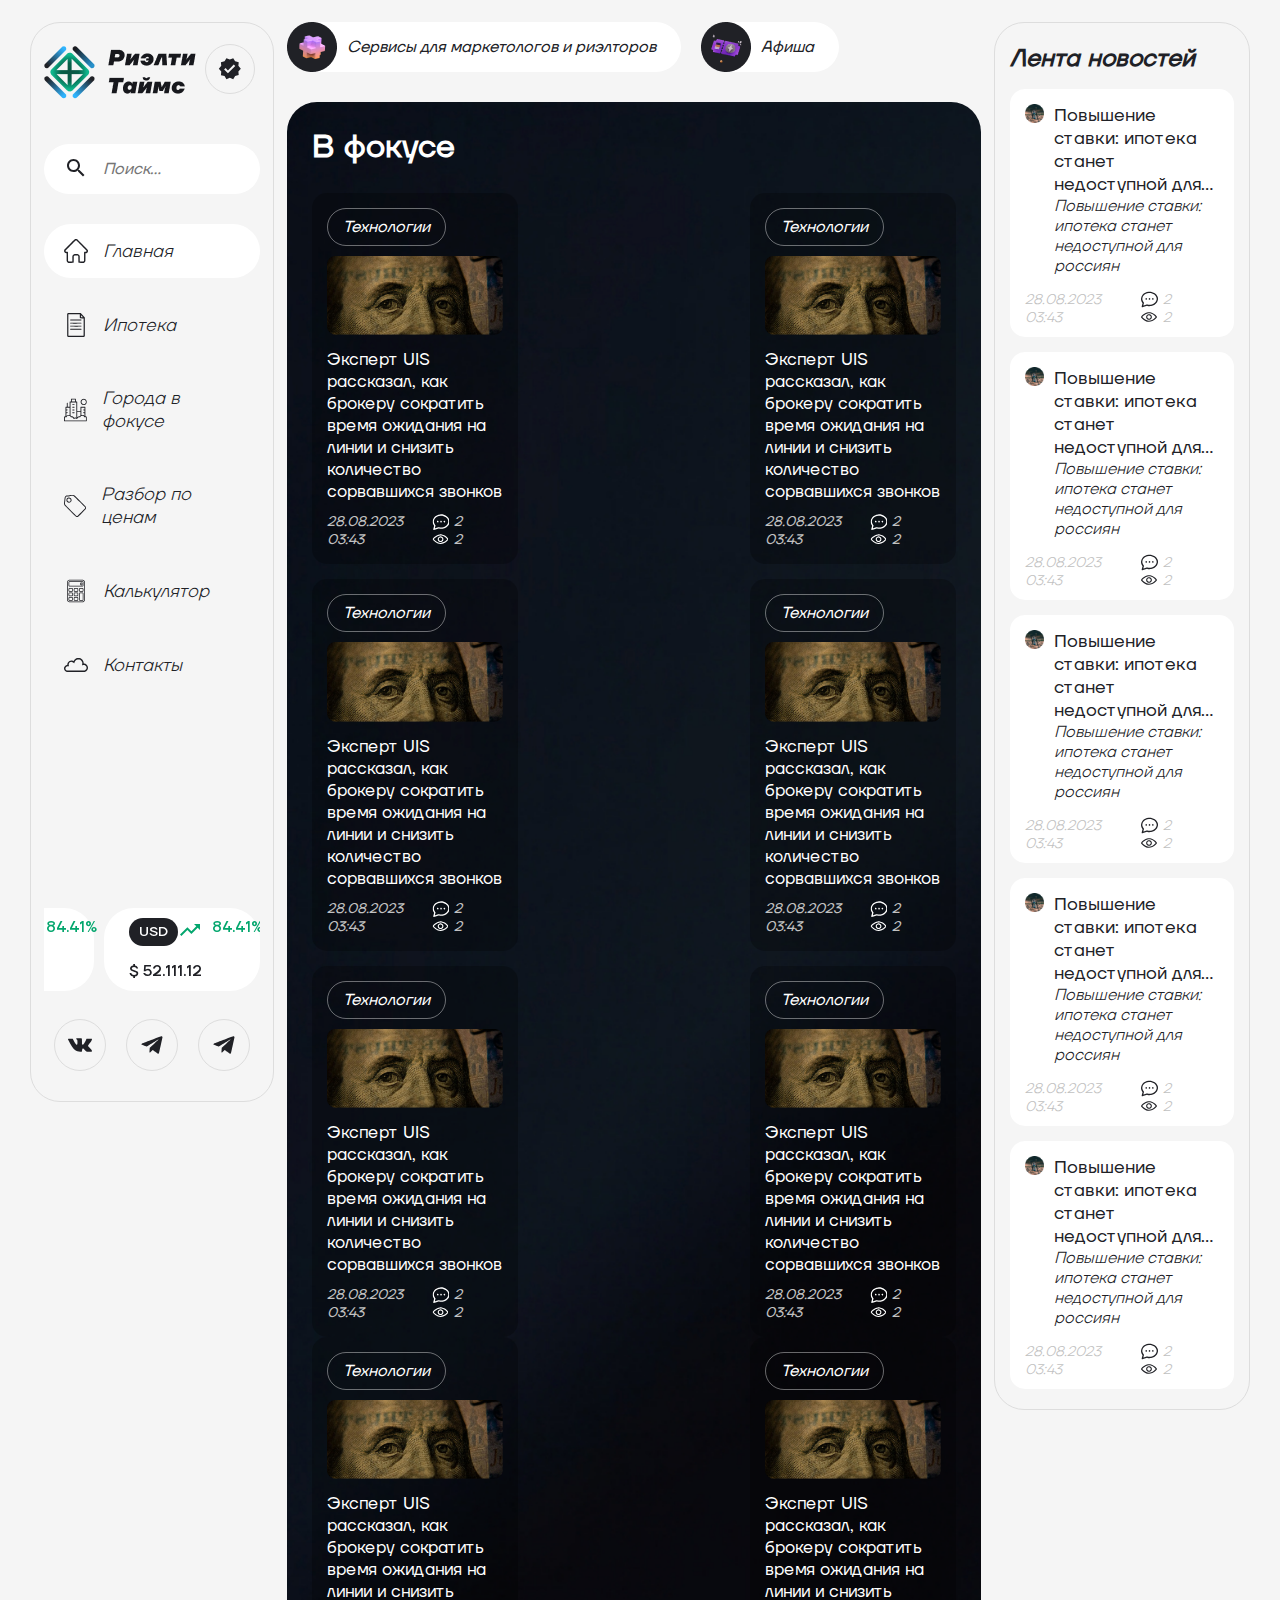
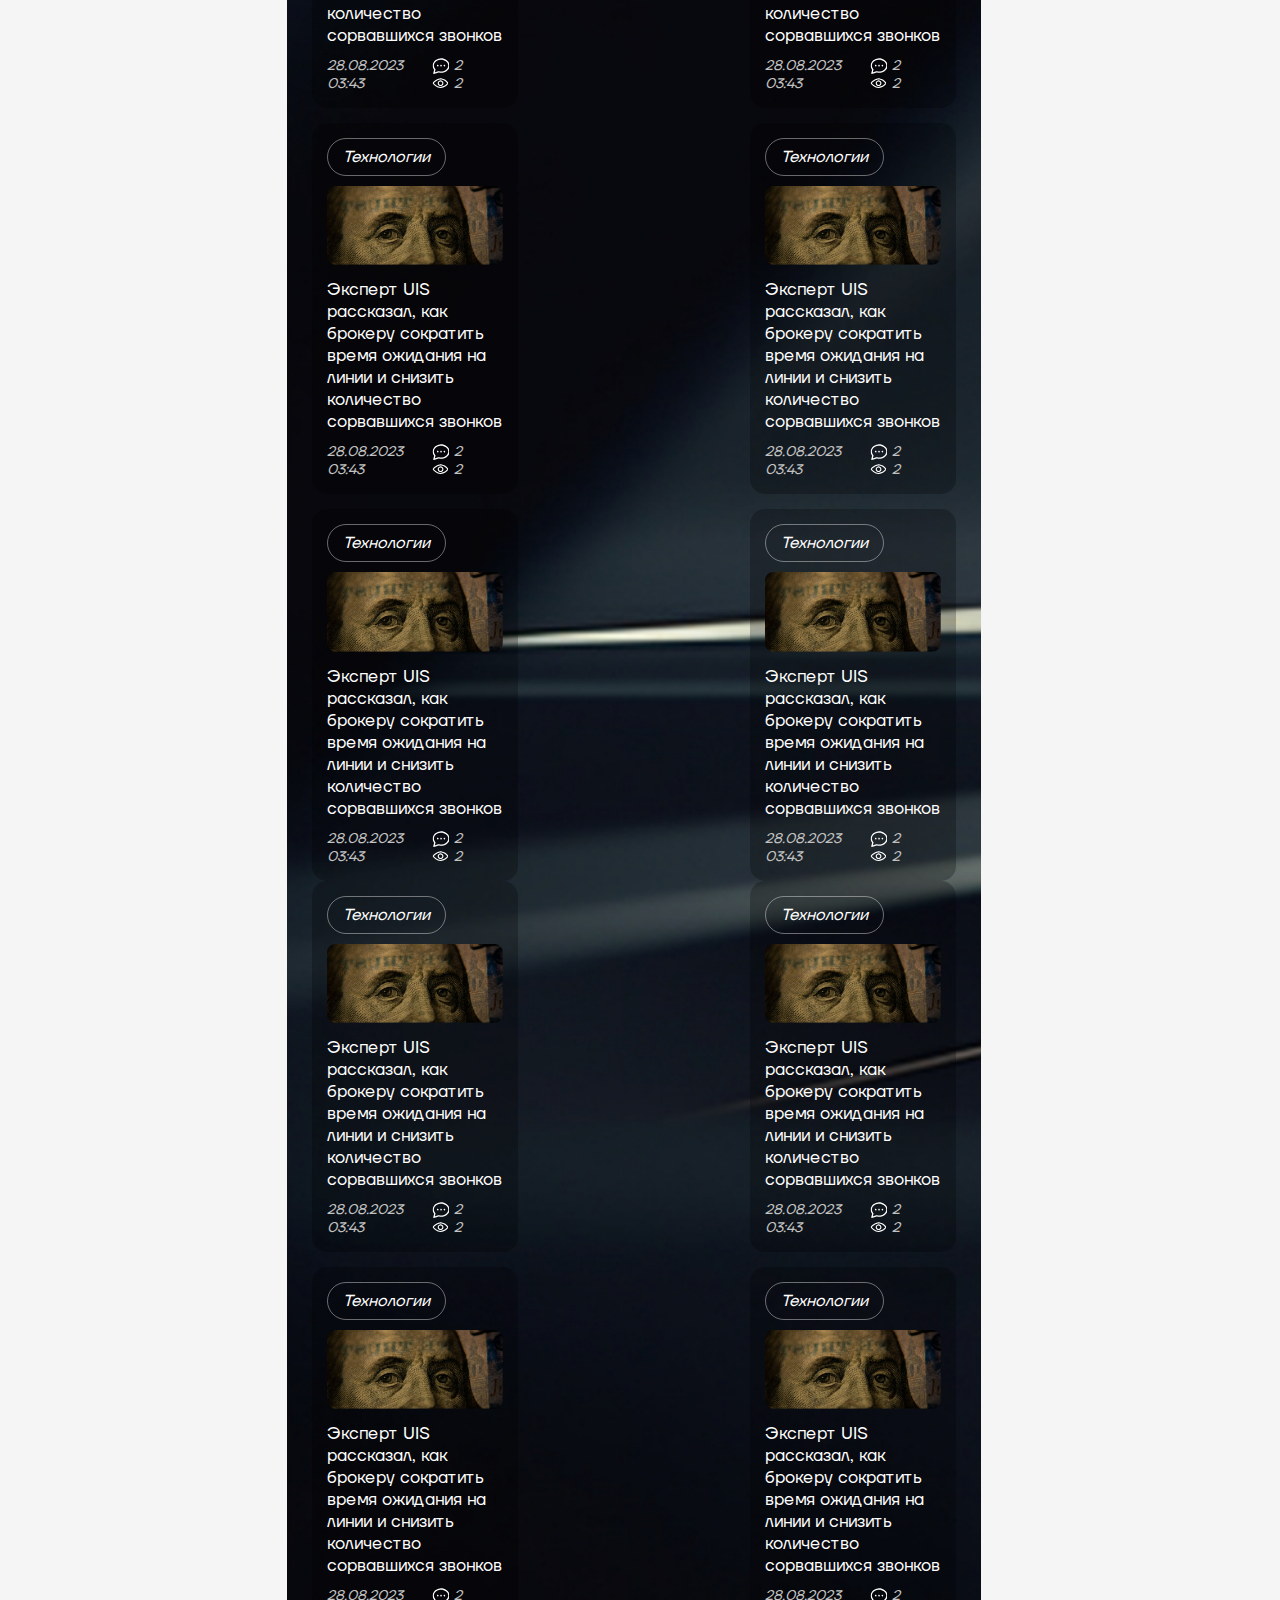
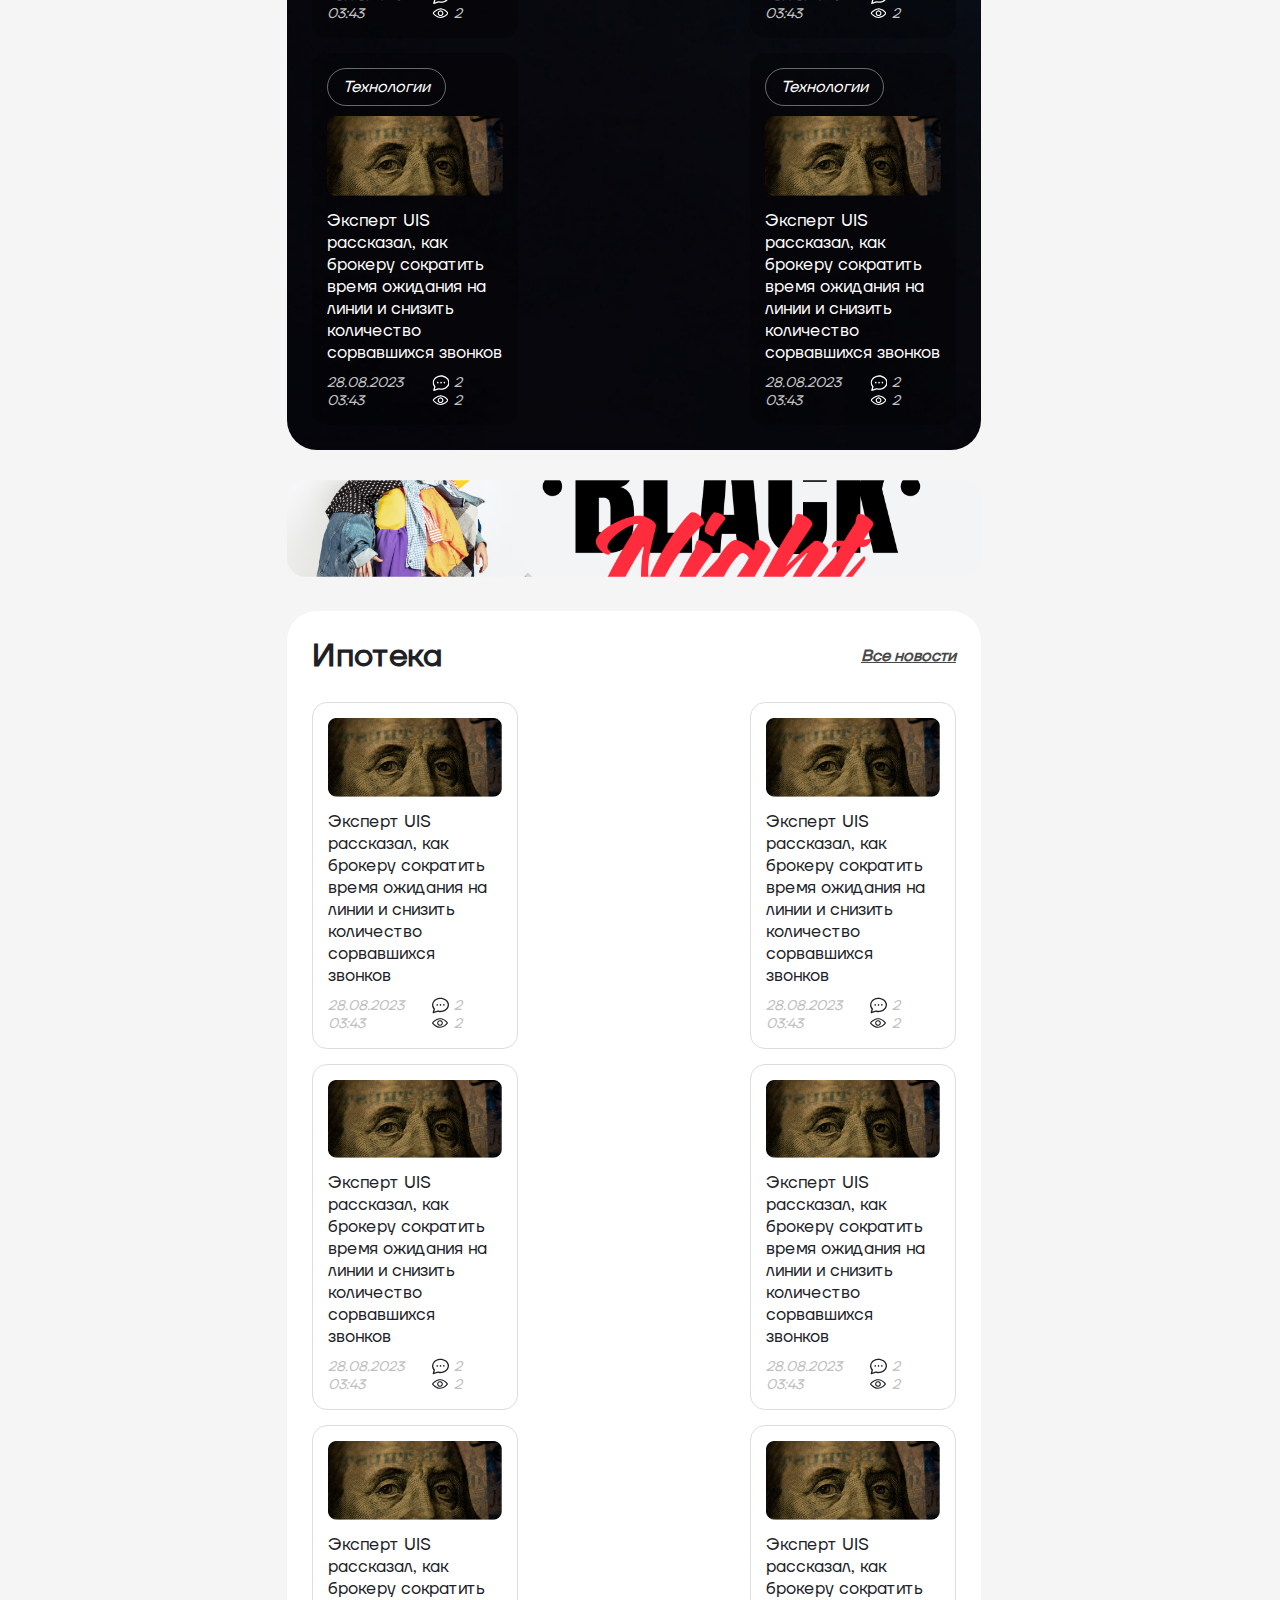
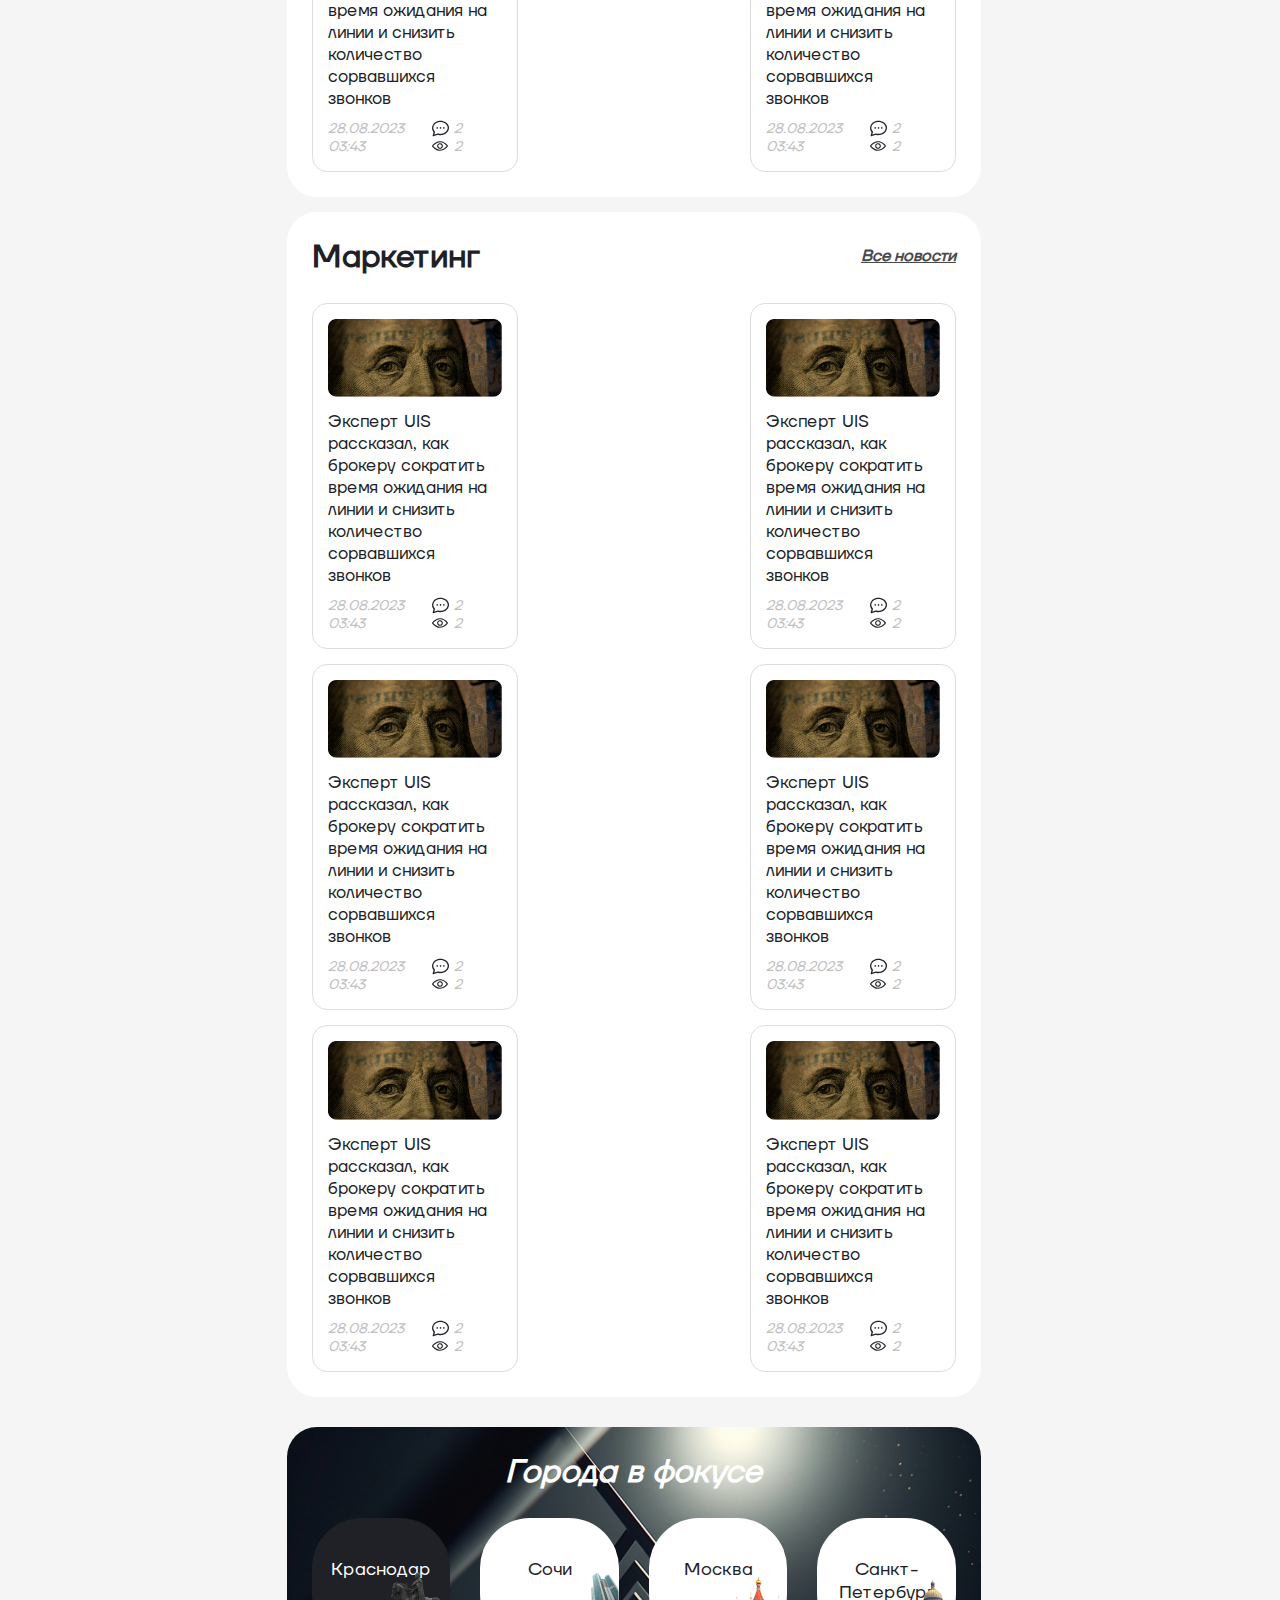
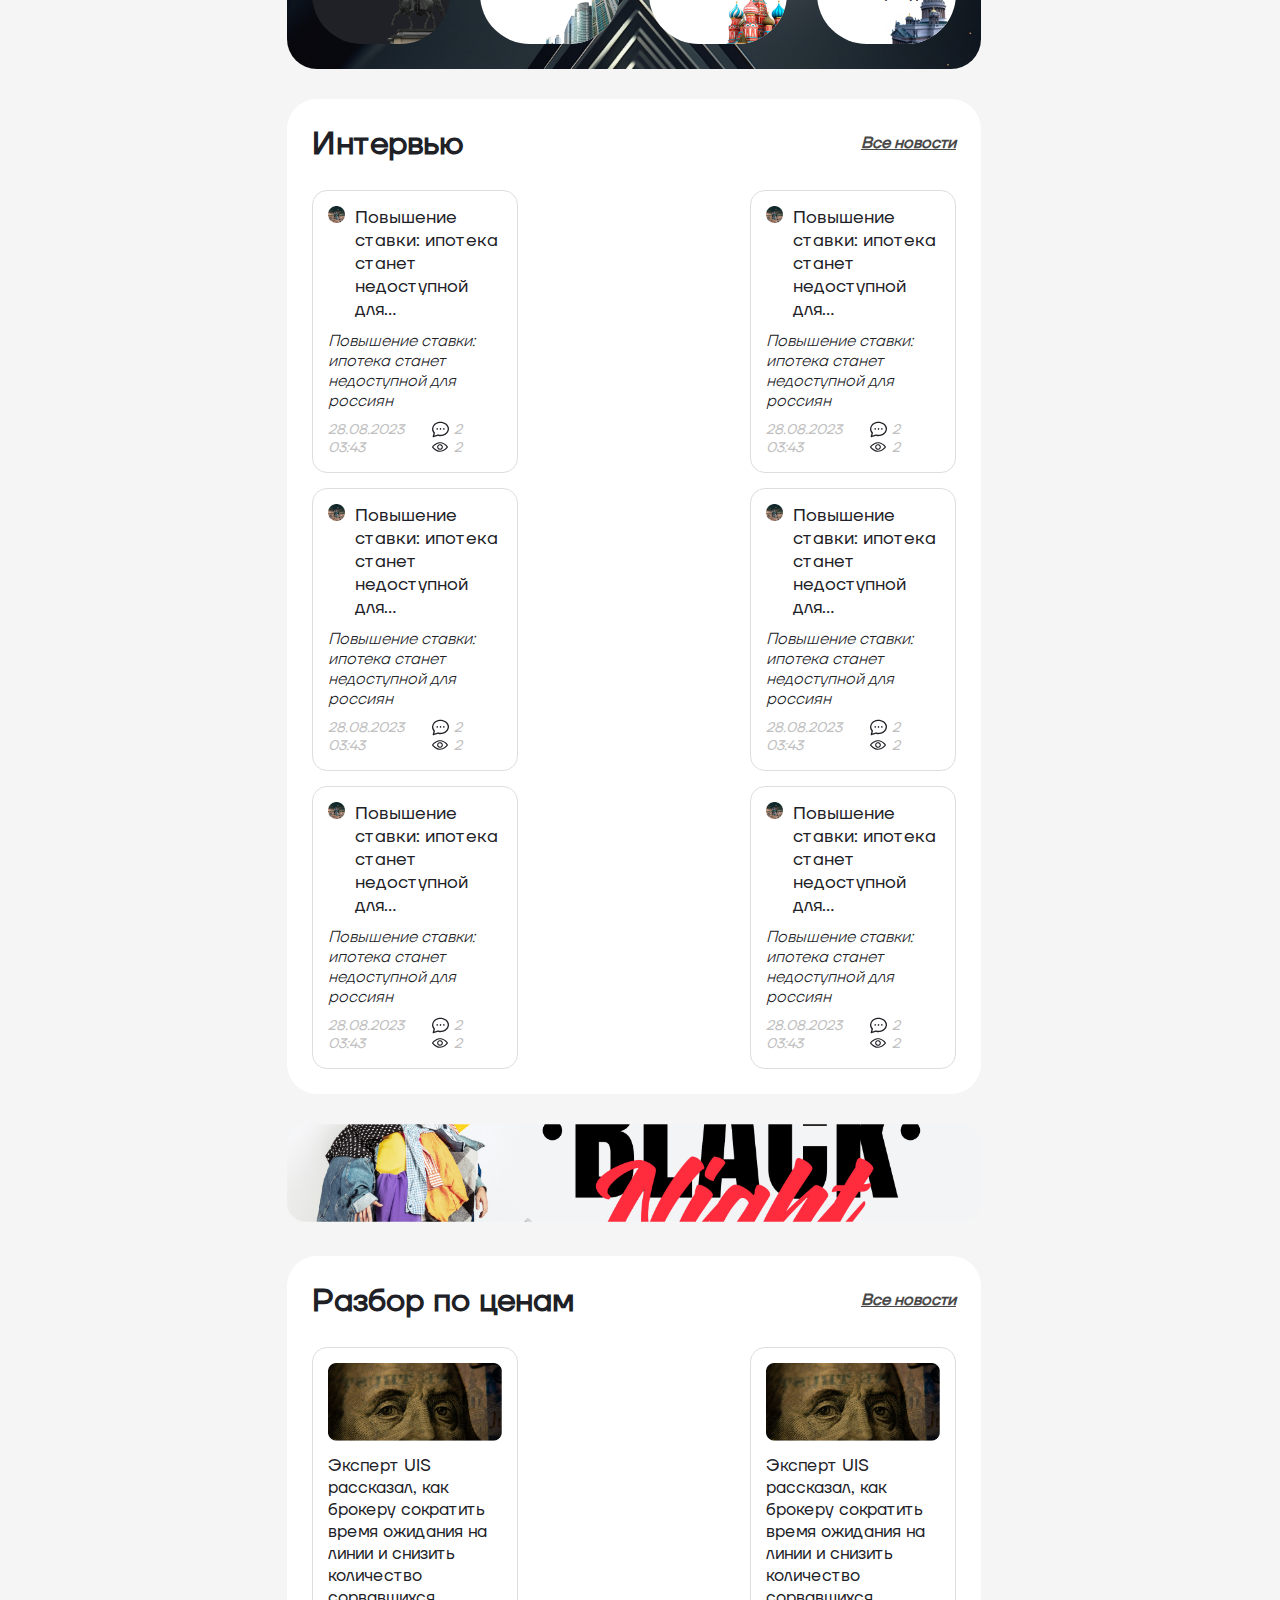
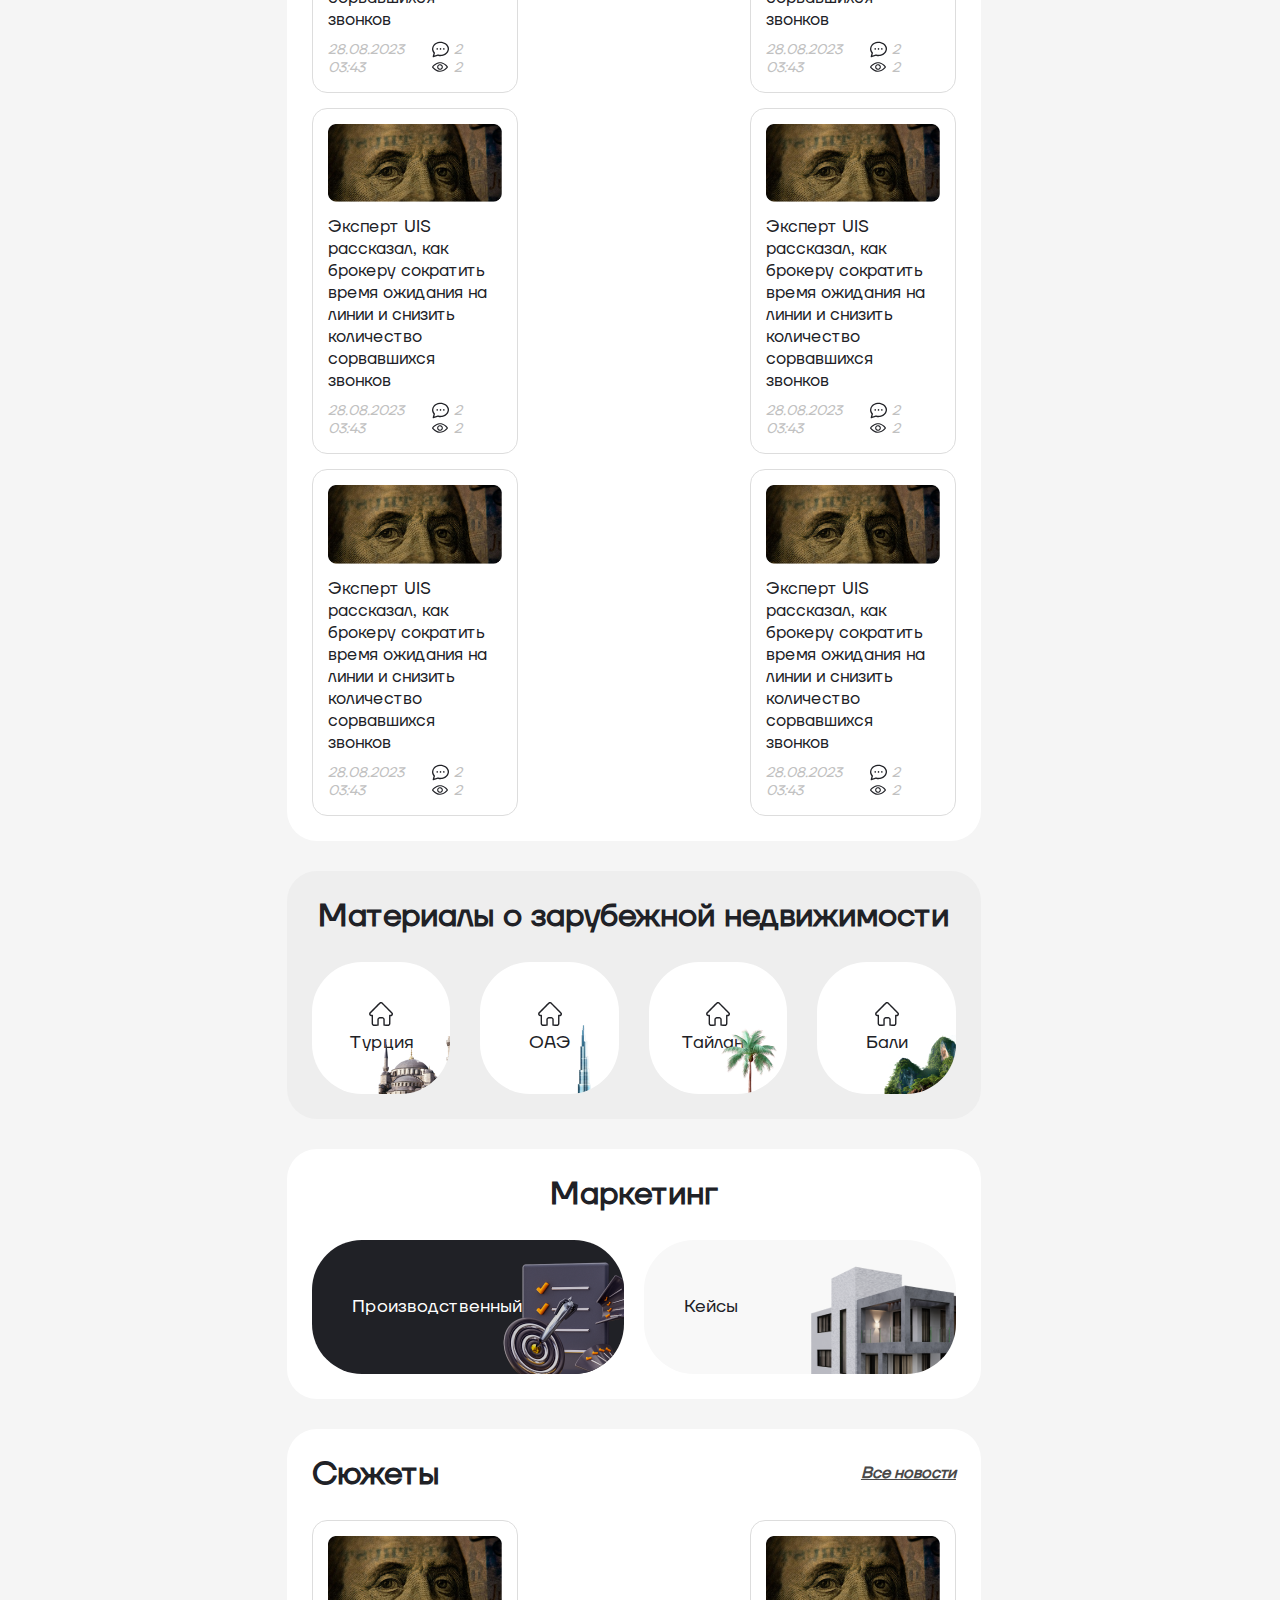
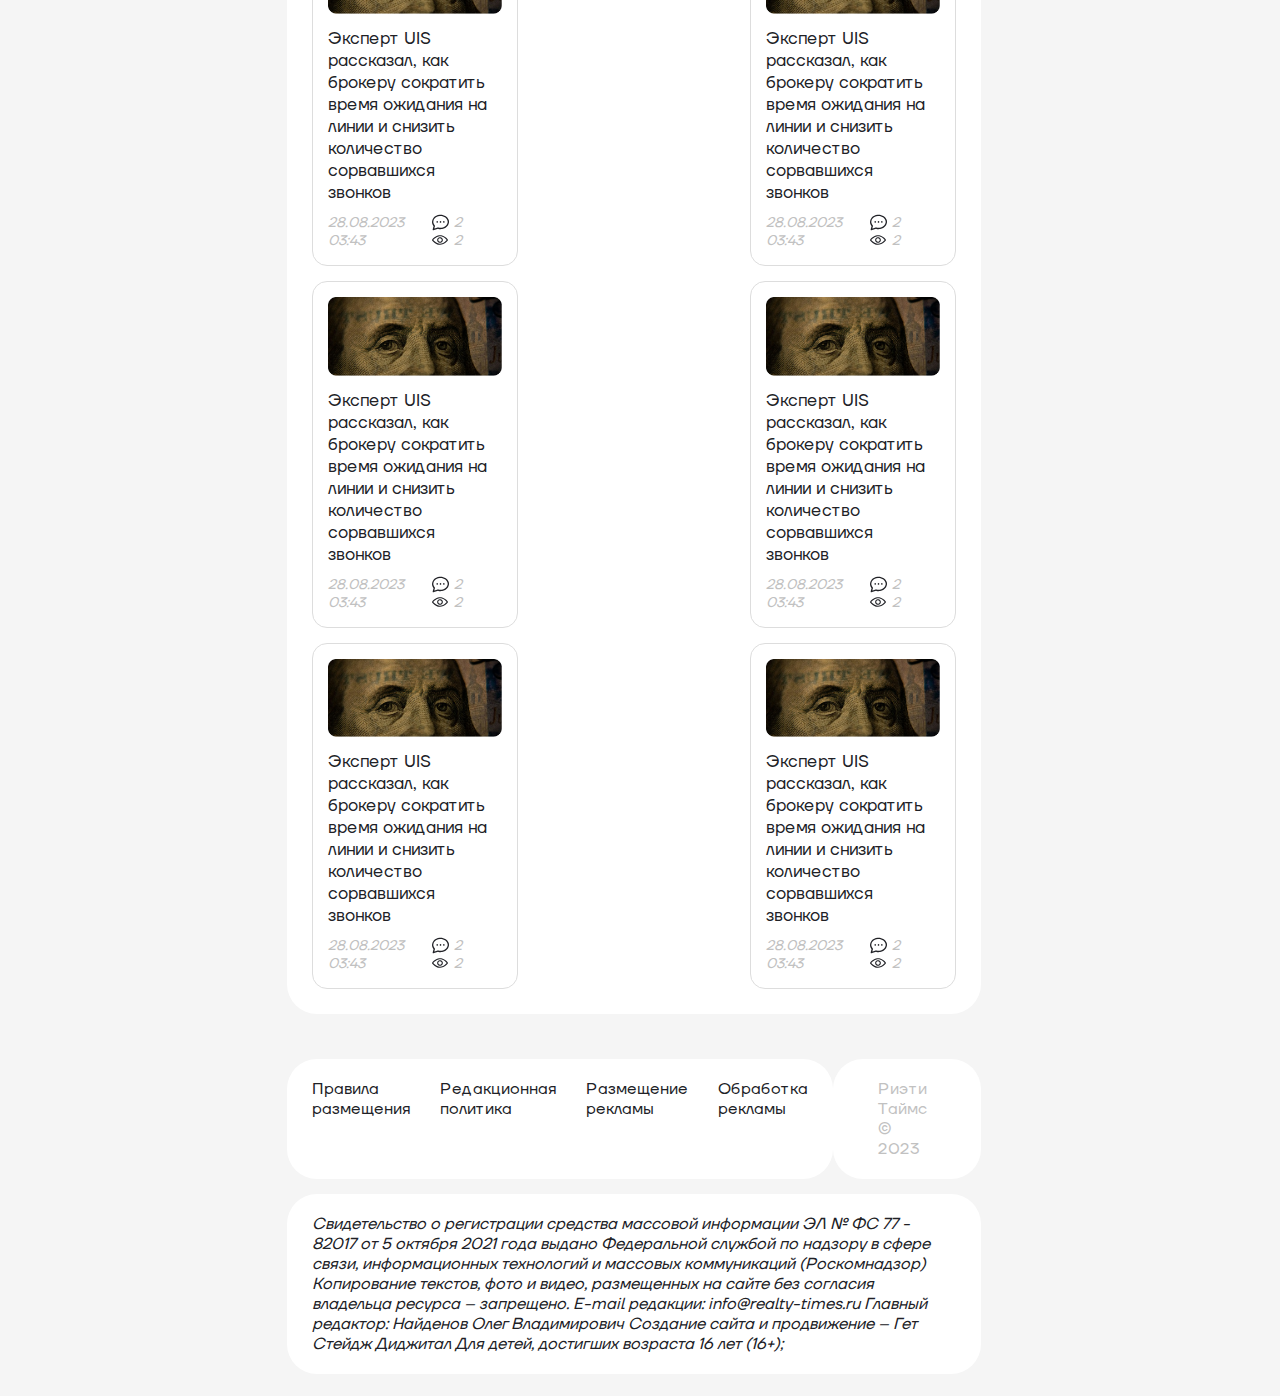
<file: index.html>
<!DOCTYPE html>
<html lang="en">
<head>
    <meta charset="UTF-8">
    <meta name="viewport" content="width=device-width, initial-scale=1.0, user-scalable=0, minimal-ui">

    <title>Title</title>
    <link rel="stylesheet" href="css/slick-theme.css">
    <link rel="stylesheet" href="css/slick.css">
    <link rel="stylesheet" href="css/style.css">
    <link rel="stylesheet" href="css/media.css">
</head>
<body>
<div class="page df j-spb">
    <aside class="aside__left">
        <div class="logo df j-spb">
            <a href="#"><img src="images/logo.png"></a>
            <div class="status df j-center a-center"><img src="images/icons/Verified.svg"></div>
          <div class="mobile__action df j-center a-center">
              <div class="mobile__search dn"></div>
              <div class="mobile__menu dn"></div>
          </div>
        </div>
        <form class="search__form pr">
            <input type="text" class="search" placeholder="Поиск...">
            <span class="search__icon pa"></span>
        </form>
        <div class="menu__block">
            <nav class="navbar">
                <ul class="menu df">
                    <li class="menu__item active df"><a class="menu__link" href="#"><svg width="24" height="24" viewBox="0 0 24 24" fill="none" xmlns="http://www.w3.org/2000/svg">
                        <g clip-path="url(#clip0_14_4919)">
                            <path fill-rule="evenodd" clip-rule="evenodd" d="M11.2488 0.106898C11.1064 0.166523 10.8955 0.28132 10.7801 0.361945C10.6646 0.44257 8.28939 2.79354 5.50174 5.5863C0.811473 10.2852 0.422082 10.6872 0.283426 10.9745C-0.438168 12.4693 0.63452 14.1563 2.30664 14.1563H2.62493V17.904C2.62493 20.4411 2.64152 21.7319 2.67635 21.9001C2.70461 22.0367 2.80272 22.3067 2.89432 22.5C3.10643 22.9478 3.59214 23.448 4.02143 23.6608C4.59063 23.943 4.7575 23.9581 7.13327 23.9432C9.2118 23.9301 9.27818 23.9269 9.4038 23.8331C9.47496 23.7799 9.57668 23.6782 9.62983 23.607C9.72461 23.4801 9.72696 23.4171 9.74993 20.3484L9.77336 17.2191L9.91568 16.9885C10.093 16.7011 10.4552 16.4713 10.798 16.4287C10.9305 16.4122 11.5874 16.4057 12.2577 16.4142L13.4765 16.4297L13.7228 16.5662C13.9575 16.6962 14.1091 16.8512 14.2543 17.1094C14.3084 17.2056 14.3245 17.7861 14.3437 20.3521C14.3666 23.4171 14.369 23.4801 14.4638 23.607C14.5169 23.6782 14.6186 23.7799 14.6898 23.8331C14.8154 23.9269 14.8818 23.9301 16.9603 23.9432C19.3361 23.9581 19.503 23.943 20.0722 23.6608C20.5015 23.448 20.9872 22.9478 21.1993 22.5C21.2909 22.3067 21.389 22.0367 21.4173 21.9001C21.4521 21.7319 21.4687 20.4411 21.4687 17.904V14.1563H21.787C22.6684 14.1563 23.4368 13.6862 23.8157 12.9151C23.9748 12.5914 23.9765 12.5813 23.9765 11.9531C23.9765 10.8841 24.5155 11.5189 18.4983 5.50165C12.5153 -0.481336 13.1147 0.0326483 12.095 0.010992C11.5704 -0.000164246 11.4801 0.0100545 11.2488 0.106898ZM11.6952 1.45249C11.4232 1.58749 1.62213 11.4008 1.52514 11.6352C1.42718 11.8721 1.43458 12.0729 1.55013 12.3116C1.72422 12.6712 1.86855 12.7229 2.77399 12.75C3.625 12.7755 3.68538 12.7939 3.91108 13.0962C4.00661 13.2241 4.00802 13.2746 4.03118 17.4761L4.05461 21.7266L4.18455 21.9476C4.25604 22.0692 4.38785 22.2246 4.47743 22.293C4.79393 22.5344 4.86564 22.5426 6.6679 22.5448L8.34368 22.5469V19.9242C8.34368 18.2034 8.36135 17.2161 8.3951 17.0531C8.57716 16.1737 9.28793 15.4132 10.1952 15.127C10.5056 15.0291 10.6058 15.0235 12.0468 15.0235C13.4878 15.0235 13.588 15.0291 13.8984 15.127C14.8057 15.4132 15.5164 16.1737 15.6985 17.0531C15.7323 17.2161 15.7499 18.2034 15.7499 19.9242V22.5469H17.4081C19.201 22.5469 19.2982 22.5355 19.6246 22.2866C19.7096 22.2218 19.8376 22.0692 19.909 21.9476L20.039 21.7266L20.0624 17.4761C20.0856 13.2746 20.087 13.2241 20.1825 13.0961C20.4082 12.7939 20.4686 12.7755 21.3196 12.75C22.2251 12.7229 22.3694 12.6712 22.5435 12.3116C22.659 12.0729 22.6664 11.8721 22.5685 11.6352C22.4693 11.3955 12.6683 1.58491 12.3953 1.45212C12.1533 1.33441 11.933 1.33451 11.6952 1.45249Z" fill="#202126"/>
                        </g>
                        <defs>
                            <clipPath id="clip0_14_4919">
                                <rect width="24" height="24" fill="white"/>
                            </clipPath>
                        </defs>
                    </svg>
                        Главная</a></li>
                    <li class="menu__item"><a class="menu__link" href="#">
                        <svg width="24" height="24" viewBox="0 0 24 24" fill="none" xmlns="http://www.w3.org/2000/svg">
                            <path fill-rule="evenodd" clip-rule="evenodd" d="M4.14844 0.0579507C3.78722 0.187794 3.43795 0.498951 3.2693 0.841185L3.16406 1.0547V12V22.9453L3.27075 23.1619C3.40528 23.4349 3.68883 23.7177 3.97439 23.8637L4.19531 23.9766H12H19.8047L20.0256 23.8637C20.3112 23.7177 20.5947 23.4349 20.7293 23.1619L20.8359 22.9453L20.8478 13.7344L20.8595 4.52345L18.7853 2.26436L16.7109 0.00531006L10.5 0.00634131C6.17963 0.00709131 4.24627 0.0227944 4.14844 0.0579507ZM4.45313 1.31153C4.39097 1.35081 4.38281 2.58962 4.38281 12C4.38281 21.4104 4.39097 22.6492 4.45313 22.6885C4.54847 22.7488 19.4515 22.7488 19.5469 22.6885C19.6089 22.6493 19.6186 21.6283 19.6293 14.0408L19.6414 5.43751H17.9473C16.3091 5.43751 16.248 5.43428 16.0943 5.33922C15.795 5.15429 15.7969 5.16836 15.7969 3.11954V1.26564L10.1602 1.26634C6.68958 1.26681 4.49644 1.28415 4.45313 1.31153ZM17.0625 3.23439V4.17189H17.9378H18.8132L18.7198 4.06642C18.4066 3.71279 17.0945 2.29689 17.08 2.29689C17.0704 2.29689 17.0625 2.71876 17.0625 3.23439ZM6.31758 6.63559C6.05002 6.78081 6.00717 7.1394 6.23077 7.363L6.36778 7.50001H11.7847H17.2016L17.3474 7.36984C17.4563 7.27253 17.4943 7.19701 17.4978 7.07083C17.5035 6.86964 17.3839 6.6692 17.2211 6.60728C17.1486 6.57976 15.0524 6.56322 11.7743 6.56439C7.16278 6.56603 6.42811 6.57559 6.31758 6.63559ZM6.4372 9.68889C6.24666 9.72597 6.09375 9.93058 6.09375 10.1485C6.09375 10.4049 6.25509 10.5776 6.53147 10.6171C6.63877 10.6324 9.07852 10.6387 11.9531 10.6311C17.7048 10.6158 17.3148 10.6374 17.4623 10.3265C17.5037 10.2392 17.5215 10.126 17.5045 10.0583C17.4633 9.89425 17.2756 9.71997 17.1029 9.68542C16.9429 9.65345 6.60192 9.65678 6.4372 9.68889ZM6.23077 12.8402C5.99058 13.0803 6.07313 13.4815 6.38508 13.5902C6.48483 13.625 8.16202 13.6406 11.7975 13.6406C17.6175 13.6406 17.3305 13.6554 17.4584 13.3494C17.5406 13.1525 17.5053 12.9712 17.3556 12.8214L17.2372 12.7031H11.8025H6.36778L6.23077 12.8402ZM6.23934 15.886C6.12117 15.9964 6.09375 16.0591 6.09375 16.2188C6.09375 16.3784 6.12117 16.4411 6.23934 16.5515L6.38494 16.6875H11.7836C17.7796 16.6875 17.3263 16.7123 17.4665 16.3767C17.5232 16.2409 17.5232 16.1966 17.4665 16.0608C17.3263 15.7252 17.7796 15.75 11.7836 15.75H6.38494L6.23934 15.886Z" fill="#202126"/>
                        </svg>
                        Ипотека</a></li>
                    <li class="menu__item"><a class="menu__link" href="#">
                        <svg width="24" height="24" viewBox="0 0 24 24" fill="none" xmlns="http://www.w3.org/2000/svg">
                            <g clip-path="url(#clip0_14_4930)">
                                <path fill-rule="evenodd" clip-rule="evenodd" d="M7.44952 0.137016L7.3125 0.274031V1.68389V3.09375H6.74639C6.18319 3.09375 6.17958 3.09445 6.04327 3.23077L5.90625 3.36778V6.04327V8.71875H4.89844H3.89062V6.74639V4.77403L3.75361 4.63702C3.56067 4.44408 3.28308 4.44408 3.09014 4.63702L2.95312 4.77403V6.74639V8.71875H2.38702C1.82381 8.71875 1.8202 8.71945 1.68389 8.85577L1.54688 8.99278V13.7767V18.5607L1.41797 18.5869C0.750797 18.7223 0.148734 18.9905 0.0562969 19.1933C0.0150469 19.2839 0 19.9058 0 21.5214V23.726L0.137016 23.863L0.274031 24H12.0026H23.7311L23.889 23.8326L24.0469 23.6652V21.4392C24.0469 20.0823 24.0299 19.2237 24.0034 19.2401C23.9795 19.2549 23.9462 19.224 23.9295 19.1714C23.8756 19.0015 23.2167 18.7157 22.582 18.5869L22.4531 18.5607V13.7767V8.99278L22.3161 8.85577L22.1791 8.71875H19.875H17.5709L17.4339 8.85577L17.2969 8.99278V10.9651V12.9375H15.5859H13.875V8.15264V3.36778L13.738 3.23077C13.6017 3.09445 13.5981 3.09375 13.0349 3.09375H12.4688V1.68389V0.274031L12.3317 0.137016L12.1947 0H9.89062H7.58653L7.44952 0.137016ZM20.1562 0.313453C19.4457 0.431156 18.6464 0.899672 18.1866 1.46789C17.7118 2.05477 17.4897 2.63161 17.4508 3.37955C17.38 4.73892 18.0795 5.93175 19.2891 6.51412C21.4727 7.56548 24 5.98209 24 3.5625C24 1.73142 22.5104 0.259406 20.6861 0.287625C20.4591 0.291141 20.2207 0.302766 20.1562 0.313453ZM8.25 2.01562V3.09375H9.89062H11.5312V2.01562V0.9375H9.89062H8.25V2.01562ZM20.2155 1.28972C19.0475 1.54345 18.2371 2.71448 18.4155 3.89062C18.6102 5.17387 19.8292 6.07355 21.0853 5.86097C22.0862 5.69161 22.8697 4.8945 23.022 3.89062C23.2021 2.70295 22.3877 1.53928 21.2002 1.28761C20.815 1.206 20.5987 1.20647 20.2155 1.28972ZM6.84408 10.9102L6.84441 17.7891L7.01217 17.9033C7.10447 17.9662 7.29089 18.1402 7.4265 18.2901C7.66866 18.5577 7.67756 18.5625 7.92637 18.5633C8.8658 18.5663 9.88809 19.1367 10.4579 19.9757L10.6383 20.2415L10.9793 20.1239C11.4219 19.9712 12.2103 19.9258 12.6445 20.0279L12.9375 20.0968V12.064V4.03125H9.89062H6.84375L6.84408 10.9102ZM8.85577 6.04327C8.74833 6.15075 8.71875 6.22228 8.71875 6.375C8.71875 6.52772 8.74833 6.59925 8.85577 6.70673L8.99278 6.84375H9.89062H10.7885L10.9255 6.70673C11.0329 6.59925 11.0625 6.52772 11.0625 6.375C11.0625 6.22228 11.0329 6.15075 10.9255 6.04327L10.7885 5.90625H9.89062H8.99278L8.85577 6.04327ZM8.85577 8.85577C8.74833 8.96325 8.71875 9.03478 8.71875 9.1875C8.71875 9.34022 8.74833 9.41175 8.85577 9.51923L8.99278 9.65625H9.89062H10.7885L10.9255 9.51923C11.0329 9.41175 11.0625 9.34022 11.0625 9.1875C11.0625 9.03478 11.0329 8.96325 10.9255 8.85577L10.7885 8.71875H9.89062H8.99278L8.85577 8.85577ZM2.48438 10.5938V11.5312H3.05048C3.61369 11.5312 3.6173 11.532 3.75361 11.6683C3.94655 11.8612 3.94655 12.1388 3.75361 12.3317C3.6173 12.468 3.61369 12.4688 3.05048 12.4688H2.48438V13.4062V14.3438H3.05048C3.61369 14.3438 3.6173 14.3445 3.75361 14.4808C3.94655 14.6737 3.94655 14.9513 3.75361 15.1442C3.6173 15.2805 3.61369 15.2812 3.05048 15.2812H2.48438V16.7205V18.1597L2.66016 17.9907C3.41798 17.2622 4.68197 16.9759 5.80078 17.2792L5.90625 17.3078V13.482V9.65625H4.19531H2.48438V10.5938ZM18.2344 13.4703V17.2843L18.5273 17.2157C18.9781 17.11 19.7044 17.1561 20.1962 17.3214C20.6191 17.4637 21.0599 17.7216 21.3398 17.9907L21.5156 18.1597V16.7205V15.2812H20.9495C20.3863 15.2812 20.3827 15.2805 20.2464 15.1442C20.139 15.0367 20.1094 14.9652 20.1094 14.8125C20.1094 14.6598 20.139 14.5883 20.2464 14.4808C20.3827 14.3445 20.3863 14.3438 20.9495 14.3438H21.5156V13.4062V12.4688H20.9495C20.3863 12.4688 20.3827 12.468 20.2464 12.3317C20.139 12.2242 20.1094 12.1527 20.1094 12C20.1094 11.8473 20.139 11.7758 20.2464 11.6683C20.3827 11.532 20.3863 11.5312 20.9495 11.5312H21.5156V10.5938V9.65625H19.875H18.2344V13.4703ZM8.85577 11.6683C8.74833 11.7758 8.71875 11.8473 8.71875 12C8.71875 12.1527 8.74833 12.2242 8.85577 12.3317L8.99278 12.4688H9.89062H10.7885L10.9255 12.3317C11.0329 12.2242 11.0625 12.1527 11.0625 12C11.0625 11.8473 11.0329 11.7758 10.9255 11.6683L10.7885 11.5312H9.89062H8.99278L8.85577 11.6683ZM13.875 16.7398V19.6047L14.0526 19.4442C14.6459 18.9083 15.4842 18.5625 16.1904 18.5625H16.4482L16.8726 18.1329L17.2969 17.7033V15.7891V13.875H15.5859H13.875V16.7398ZM8.85577 14.4808C8.74833 14.5883 8.71875 14.6598 8.71875 14.8125C8.71875 14.9652 8.74833 15.0367 8.85577 15.1442L8.99278 15.2812H9.89062H10.7885L10.9255 15.1442C11.0329 15.0367 11.0625 14.9652 11.0625 14.8125C11.0625 14.6598 11.0329 14.5883 10.9255 14.4808L10.7885 14.3438H9.89062H8.99278L8.85577 14.4808ZM4.38281 18.1486C3.81131 18.2568 3.23461 18.6562 2.88112 19.1886C2.78695 19.3305 2.67497 19.4626 2.63227 19.4824C2.58961 19.5021 2.32266 19.5211 2.03906 19.5246C1.69903 19.5287 1.42364 19.5597 1.23047 19.6154L0.9375 19.6999V21.3812V23.0625H12H23.0625V21.3812V19.6999L22.7695 19.616C22.5676 19.5582 22.3309 19.5337 22.0078 19.5371C21.75 19.5399 21.4828 19.5203 21.4141 19.4936C21.3454 19.4669 21.2123 19.3293 21.1184 19.1878C20.7344 18.6095 20.1622 18.238 19.4964 18.1349C18.6188 17.9989 17.7467 18.4026 17.227 19.1854C17.1339 19.3256 17.0051 19.4642 16.9408 19.4935C16.8764 19.5229 16.616 19.5469 16.3621 19.5469C16.0341 19.5469 15.8133 19.5738 15.5992 19.6399C14.9862 19.8292 14.3942 20.341 14.0905 20.944C13.8366 21.4483 13.7105 21.4788 13.0799 21.1883C12.3016 20.8298 11.6279 20.8313 10.9287 21.1932C10.5735 21.377 10.3403 21.4183 10.1707 21.3275C10.1218 21.3014 9.98662 21.0955 9.87014 20.8701C9.40303 19.9656 8.72344 19.5327 7.78125 19.5395C7.53633 19.5413 7.2787 19.5203 7.20872 19.493C7.13873 19.4655 7.01522 19.3399 6.93422 19.2136C6.61162 18.7109 5.98898 18.3065 5.31895 18.1646C4.95352 18.0872 4.72762 18.0833 4.38281 18.1486ZM0.0216563 21.4922C0.0217031 22.7297 0.02775 23.2292 0.0351094 22.6022C0.0425156 21.9752 0.0425156 20.9627 0.0351094 20.3522C0.0277031 19.7417 0.0216563 20.2547 0.0216563 21.4922Z" fill="#202126"/>
                            </g>
                            <defs>
                                <clipPath id="clip0_14_4930">
                                    <rect width="24" height="24" fill="white"/>
                                </clipPath>
                            </defs>
                        </svg>
                        Города в фокусе</a></li>
                    <li class="menu__item"><a class="menu__link" href="#">
                        <svg width="24" height="24" viewBox="0 0 24 24" fill="none" xmlns="http://www.w3.org/2000/svg">
                            <g clip-path="url(#clip0_14_4935)">
                                <path fill-rule="evenodd" clip-rule="evenodd" d="M5.85932 0.371977C4.22221 0.573867 2.79839 0.754336 2.69526 0.773039C2.59214 0.791742 2.34956 0.881836 2.1562 0.973242C1.44665 1.30859 0.883074 2.04813 0.754589 2.81248C0.726417 2.98005 0.543042 4.45662 0.347105 6.09373C-0.0394266 9.32318 -0.0447234 9.42959 0.144464 10.1519C0.268027 10.6237 0.504183 11.1338 0.768605 11.5003C0.883214 11.6591 3.65226 14.4581 6.92207 17.7203C13.3934 24.1767 13.0217 23.8344 13.6958 23.9577C14.0964 24.031 14.5132 23.9671 14.945 23.7661C15.2387 23.6295 15.5123 23.3661 19.4392 19.4392C23.3661 15.5123 23.6294 15.2388 23.7661 14.945C23.967 14.5132 24.0309 14.0965 23.9577 13.6958C23.8344 13.0217 24.1767 13.3935 17.7203 6.9221C14.4581 3.65229 11.6591 0.883242 11.5003 0.768633C11.1343 0.504539 10.6255 0.268899 10.147 0.141867C9.43181 -0.0479296 9.1356 -0.032039 5.85932 0.371977ZM5.97651 1.38255C4.42964 1.56996 3.04828 1.74682 2.90681 1.77555C2.4082 1.87685 1.89782 2.36918 1.78321 2.85935C1.75607 2.97537 1.5742 4.3992 1.37906 6.02341C0.984417 9.30752 0.975464 9.50191 1.19076 10.12C1.25714 10.3106 1.36687 10.5638 1.4346 10.6825C1.61198 10.9935 13.3665 22.7612 13.6171 22.8788C13.8456 22.9859 14.1927 22.9936 14.4272 22.8968C14.6692 22.7969 22.7536 14.7274 22.8787 14.4609C22.9916 14.2202 22.9917 13.8581 22.8788 13.6172C22.8179 13.4872 20.9593 11.6011 16.8212 7.47007C11.1875 1.84591 10.8338 1.50218 10.5373 1.36324C10.0873 1.1524 9.56662 1.03024 9.14479 1.03652C8.94914 1.03943 7.52339 1.19515 5.97651 1.38255ZM4.82807 2.93224C3.90089 3.13137 3.07846 3.85474 2.76445 4.74734C2.62082 5.15566 2.5867 5.91485 2.69362 6.32412C2.83209 6.85432 3.03717 7.2086 3.44526 7.6226C4.02576 8.21154 4.62426 8.45693 5.46089 8.4491C6.51539 8.43926 7.46015 7.83438 7.91751 6.87631C8.13084 6.4294 8.20307 6.12349 8.20307 5.66707C8.20307 3.89651 6.55528 2.56127 4.82807 2.93224ZM4.87068 3.97948C3.612 4.38218 3.2235 5.98174 4.15748 6.91573C5.2731 8.03135 7.16746 7.24741 7.17112 5.66866C7.17206 5.26249 7.07409 4.95016 6.84576 4.63127C6.40411 4.01454 5.59537 3.74763 4.87068 3.97948Z" fill="#202126"/>
                            </g>
                            <defs>
                                <clipPath id="clip0_14_4935">
                                    <rect width="24" height="24" fill="white"/>
                                </clipPath>
                            </defs>
                        </svg>

                        Разбор по ценам</a></li>
                    <li class="menu__item"><a class="menu__link" href="#">
                        <svg width="24" height="24" viewBox="0 0 24 24" fill="none" xmlns="http://www.w3.org/2000/svg">
                            <path fill-rule="evenodd" clip-rule="evenodd" d="M5.20312 0.785256C4.91948 0.833771 4.4835 1.00777 4.22203 1.17676C3.69666 1.51632 3.32147 2.00644 3.11077 2.62833C3.02677 2.87635 3.02344 3.23288 3.02344 12.0033V21.1205L3.13181 21.4341C3.40612 22.2281 4.0252 22.8472 4.81922 23.1215L5.13281 23.2299H12C18.5756 23.2299 18.8782 23.2262 19.125 23.1426C19.963 22.8587 20.5875 22.2466 20.8682 21.4341L20.9766 21.1205V12.0033V2.88615L20.8682 2.57255C20.6695 1.99758 20.214 1.41891 19.74 1.13954C19.627 1.07297 19.395 0.964131 19.2244 0.897662L18.9141 0.776771L12.1172 0.770959C8.37891 0.767771 5.26758 0.774193 5.20312 0.785256ZM5.18522 1.55508C4.89375 1.62413 4.4685 1.87463 4.2615 2.09916C4.15627 2.21335 4.00336 2.44772 3.9218 2.6199L3.77344 2.93302V12.0058V21.0785L3.94852 21.4327C4.15936 21.8594 4.43077 22.1251 4.86656 22.3315L5.17969 22.4799H12H18.8203L19.1334 22.3315C19.5692 22.1251 19.8406 21.8594 20.0515 21.4327L20.2266 21.0785V12.0058V2.93302L20.0782 2.6199C19.8718 2.18415 19.606 1.91269 19.1794 1.70185L18.8252 1.52677L12.0962 1.51937C8.13581 1.51501 5.29233 1.52972 5.18522 1.55508ZM5.25 2.3146C5.01994 2.38712 4.62755 2.79343 4.557 3.03221C4.47703 3.30296 4.47703 6.45371 4.557 6.72446C4.63308 6.98194 5.02139 7.37026 5.27887 7.44633C5.55839 7.52893 18.4416 7.52893 18.7211 7.44633C18.9786 7.37026 19.3669 6.98194 19.443 6.72446C19.523 6.45371 19.523 3.30296 19.443 3.03221C19.3669 2.77472 18.9786 2.38641 18.7211 2.31033C18.4578 2.23252 5.49736 2.23665 5.25 2.3146ZM5.36508 3.11841L5.25 3.23344V4.87833V6.52322L5.36508 6.63826L5.48011 6.75333H12H18.5199L18.6349 6.63826L18.75 6.52322V4.87833V3.23344L18.6349 3.11841L18.5199 3.00333H12H5.48011L5.36508 3.11841ZM16.875 3.4396C16.6449 3.51212 16.2525 3.91843 16.182 4.15721C16.1506 4.26333 16.125 4.58785 16.125 4.87833C16.125 5.16882 16.1506 5.49333 16.182 5.59946C16.2581 5.85694 16.6464 6.24526 16.9039 6.32133C17.3434 6.45118 17.6938 6.35963 18.025 6.02837C18.3216 5.73183 18.375 5.55624 18.375 4.87833C18.375 4.20043 18.3216 4.02483 18.025 3.7283C17.6952 3.39849 17.3113 3.30211 16.875 3.4396ZM16.9901 4.24341C16.8817 4.35174 16.875 4.38886 16.875 4.87833C16.875 5.3678 16.8817 5.40493 16.9901 5.51326C17.0626 5.58582 17.1587 5.62833 17.25 5.62833C17.3413 5.62833 17.4374 5.58582 17.5099 5.51326C17.6183 5.40493 17.625 5.3678 17.625 4.87833C17.625 4.38886 17.6183 4.35174 17.5099 4.24341C17.4374 4.17085 17.3413 4.12833 17.25 4.12833C17.1587 4.12833 17.0626 4.17085 16.9901 4.24341ZM5.25 9.0646C5.01994 9.13712 4.62755 9.54343 4.557 9.78221C4.47984 10.0433 4.47984 11.7134 4.557 11.9745C4.63308 12.2319 5.02139 12.6203 5.27887 12.6963C5.5462 12.7753 7.9538 12.7753 8.22113 12.6963C8.47861 12.6203 8.86692 12.2319 8.943 11.9745C9.02016 11.7134 9.02016 10.0433 8.943 9.78221C8.86692 9.52472 8.47861 9.13641 8.22113 9.06033C7.96969 8.98604 5.48794 8.9896 5.25 9.0646ZM10.5 9.0646C10.2699 9.13712 9.87755 9.54343 9.807 9.78221C9.72984 10.0433 9.72984 11.7134 9.807 11.9745C9.88308 12.2319 10.2714 12.6203 10.5289 12.6963C10.7962 12.7753 13.2038 12.7753 13.4711 12.6963C13.5927 12.6604 13.7513 12.552 13.9 12.4034C14.0487 12.2547 14.1571 12.096 14.193 11.9745C14.2702 11.7134 14.2702 10.0433 14.193 9.78221C14.1169 9.52472 13.7286 9.13641 13.4711 9.06033C13.2197 8.98604 10.7379 8.9896 10.5 9.0646ZM15.75 9.0646C15.5199 9.13712 15.1275 9.54343 15.057 9.78221C15.0209 9.90441 15 10.3062 15 10.8783C15 11.4504 15.0209 11.8523 15.057 11.9745C15.1331 12.2319 15.5214 12.6203 15.7789 12.6963C16.0462 12.7753 18.4538 12.7753 18.7211 12.6963C18.8427 12.6604 19.0013 12.552 19.15 12.4034C19.2987 12.2547 19.4071 12.096 19.443 11.9745C19.5202 11.7134 19.5202 10.0433 19.443 9.78221C19.3669 9.52472 18.9786 9.13641 18.7211 9.06033C18.4697 8.98604 15.9879 8.9896 15.75 9.0646ZM5.36508 9.86841C5.25094 9.98251 5.25 9.99071 5.25 10.8783C5.25 11.766 5.25094 11.7742 5.36508 11.8883L5.48011 12.0033H6.75H8.01989L8.13492 11.8883C8.24906 11.7742 8.25 11.766 8.25 10.8783C8.25 9.99071 8.24906 9.98251 8.13492 9.86841L8.01989 9.75333H6.75H5.48011L5.36508 9.86841ZM10.6151 9.86841C10.5009 9.98251 10.5 9.99071 10.5 10.8783C10.5 11.766 10.5009 11.7742 10.6151 11.8883L10.7301 12.0033H12H13.2699L13.3849 11.8883C13.4991 11.7742 13.5 11.766 13.5 10.8783C13.5 9.99071 13.4991 9.98251 13.3849 9.86841L13.2699 9.75333H12H10.7301L10.6151 9.86841ZM15.8651 9.86841C15.7509 9.98251 15.75 9.99071 15.75 10.8783C15.75 11.766 15.7509 11.7742 15.8651 11.8883L15.9801 12.0033H17.25H18.5199L18.6349 11.8883C18.7491 11.7742 18.75 11.766 18.75 10.8783C18.75 9.99071 18.7491 9.98251 18.6349 9.86841L18.5199 9.75333H17.25H15.9801L15.8651 9.86841ZM5.25 13.5646C5.01994 13.6371 4.62755 14.0434 4.557 14.2822C4.47984 14.5433 4.47984 16.2134 4.557 16.4745C4.63308 16.7319 5.02139 17.1203 5.27887 17.1963C5.5462 17.2753 7.9538 17.2753 8.22113 17.1963C8.47861 17.1203 8.86692 16.7319 8.943 16.4745C9.02016 16.2134 9.02016 14.5433 8.943 14.2822C8.86692 14.0247 8.47861 13.6364 8.22113 13.5603C7.96969 13.486 5.48794 13.4896 5.25 13.5646ZM10.5 13.5646C10.2699 13.6371 9.87755 14.0434 9.807 14.2822C9.72984 14.5433 9.72984 16.2134 9.807 16.4745C9.88308 16.7319 10.2714 17.1203 10.5289 17.1963C10.7962 17.2753 13.2038 17.2753 13.4711 17.1963C13.5927 17.1604 13.7513 17.052 13.9 16.9034C14.0487 16.7547 14.1571 16.596 14.193 16.4745C14.2702 16.2134 14.2702 14.5433 14.193 14.2822C14.1169 14.0247 13.7286 13.6364 13.4711 13.5603C13.2197 13.486 10.7379 13.4896 10.5 13.5646ZM15.75 13.5646C15.5199 13.6371 15.1275 14.0434 15.057 14.2822C14.9753 14.5585 14.9753 20.6981 15.057 20.9745C15.1331 21.2319 15.5214 21.6203 15.7789 21.6963C16.0462 21.7753 18.4538 21.7753 18.7211 21.6963C18.9786 21.6203 19.3669 21.2319 19.443 20.9745C19.5247 20.6981 19.5247 14.5585 19.443 14.2822C19.3669 14.0247 18.9786 13.6364 18.7211 13.5603C18.4697 13.486 15.9879 13.4896 15.75 13.5646ZM5.36508 14.3684C5.25094 14.4825 5.25 14.4907 5.25 15.3783C5.25 16.266 5.25094 16.2742 5.36508 16.3883L5.48011 16.5033H6.75H8.01989L8.13492 16.3883C8.24906 16.2742 8.25 16.266 8.25 15.3783C8.25 14.4907 8.24906 14.4825 8.13492 14.3684L8.01989 14.2533H6.75H5.48011L5.36508 14.3684ZM10.6151 14.3684C10.5009 14.4825 10.5 14.4907 10.5 15.3783C10.5 16.266 10.5009 16.2742 10.6151 16.3883L10.7301 16.5033H12H13.2699L13.3849 16.3883C13.4991 16.2742 13.5 16.266 13.5 15.3783C13.5 14.4907 13.4991 14.4825 13.3849 14.3684L13.2699 14.2533H12H10.7301L10.6151 14.3684ZM15.8651 14.3684L15.75 14.4834V17.6283V20.7732L15.8651 20.8883L15.9801 21.0033H17.25H18.5199L18.6349 20.8883L18.75 20.7732V17.6283V14.4834L18.6349 14.3684L18.5199 14.2533H17.25H15.9801L15.8651 14.3684ZM5.25 18.0646C5.01994 18.1371 4.62755 18.5434 4.557 18.7822C4.47984 19.0433 4.47984 20.7134 4.557 20.9745C4.63308 21.2319 5.02139 21.6203 5.27887 21.6963C5.5462 21.7753 7.9538 21.7753 8.22113 21.6963C8.47861 21.6203 8.86692 21.2319 8.943 20.9745C9.02016 20.7134 9.02016 19.0433 8.943 18.7822C8.86692 18.5247 8.47861 18.1364 8.22113 18.0603C7.96969 17.986 5.48794 17.9896 5.25 18.0646ZM10.5 18.0646C10.2699 18.1371 9.87755 18.5434 9.807 18.7822C9.72984 19.0433 9.72984 20.7134 9.807 20.9745C9.88308 21.2319 10.2714 21.6203 10.5289 21.6963C10.7962 21.7753 13.2038 21.7753 13.4711 21.6963C13.5927 21.6604 13.7513 21.552 13.9 21.4034C14.0487 21.2547 14.1571 21.096 14.193 20.9745C14.2702 20.7134 14.2702 19.0433 14.193 18.7822C14.1169 18.5247 13.7286 18.1364 13.4711 18.0603C13.2197 17.986 10.7379 17.9896 10.5 18.0646ZM5.36508 18.8684C5.25094 18.9825 5.25 18.9907 5.25 19.8783C5.25 20.766 5.25094 20.7742 5.36508 20.8883L5.48011 21.0033H6.75H8.01989L8.13492 20.8883C8.24906 20.7742 8.25 20.766 8.25 19.8783C8.25 18.9907 8.24906 18.9825 8.13492 18.8684L8.01989 18.7533H6.75H5.48011L5.36508 18.8684ZM10.6151 18.8684C10.5009 18.9825 10.5 18.9907 10.5 19.8783C10.5 20.766 10.5009 20.7742 10.6151 20.8883L10.7301 21.0033H12H13.2699L13.3849 20.8883C13.4991 20.7742 13.5 20.766 13.5 19.8783C13.5 18.9907 13.4991 18.9825 13.3849 18.8684L13.2699 18.7533H12H10.7301L10.6151 18.8684Z" fill="#202126"/>
                        </svg>
                        Калькулятор</a></li>
                    <li class="menu__item"><a class="menu__link" href="#">
                        <svg width="24" height="24" viewBox="0 0 24 24" fill="none" xmlns="http://www.w3.org/2000/svg">
                            <g clip-path="url(#clip0_14_4945)">
                                <path fill-rule="evenodd" clip-rule="evenodd" d="M13.875 4.99506C13.8105 5.00608 13.6102 5.03894 13.4297 5.06805C12.7553 5.17689 11.8165 5.56356 11.2969 5.94658C10.6694 6.40909 10.1138 7.01772 9.74901 7.64233L9.55847 7.96862L9.38179 7.87848C9.09379 7.73158 8.48878 7.55556 8.06672 7.49589C6.47198 7.27047 4.80904 8.07522 3.92076 9.50228C3.76134 9.7584 3.49589 10.409 3.42295 10.7225C3.3915 10.8578 3.35198 11.1623 3.3352 11.3992L3.30469 11.83L2.97656 11.8862C1.60856 12.121 0.491623 13.1533 0.111607 14.534C0.0525918 14.7484 0.028498 15.0057 0.028498 15.4219C0.028498 15.838 0.0525918 16.0953 0.111607 16.3098C0.510045 17.7575 1.68919 18.7932 3.1574 18.9853C3.41864 19.0195 6.20081 19.0308 11.9766 19.0212L20.4141 19.0073L20.7693 18.9061C21.8794 18.5897 22.7306 17.9738 23.3332 17.0507C23.6124 16.6229 23.7879 16.1859 23.9068 15.6218L23.9934 15.211L24.0049 15.4922C24.0154 15.7497 24.018 15.7557 24.0348 15.5638C24.0652 15.2186 23.9629 14.1592 23.8605 13.7578C23.677 13.0394 23.2228 12.2566 22.7024 11.7619C21.9917 11.0863 21.0928 10.6731 20.1808 10.6029L19.7578 10.5703L19.7272 10.1352C19.6651 9.25319 19.4902 8.5937 19.1348 7.90244C18.3822 6.43834 17.0374 5.42172 15.4143 5.08994C15.0548 5.01648 14.0956 4.95733 13.875 4.99506ZM13.6736 6.44626C12.4087 6.68608 11.2968 7.55083 10.7757 8.70011C10.6704 8.93228 10.2656 10.2016 10.2656 10.2996C10.2656 10.3232 10.0911 10.1768 9.54028 9.69076C8.94473 9.16525 8.41326 8.92886 7.7069 8.87528C6.38278 8.77487 5.10178 9.72348 4.80609 11.0234C4.68656 11.549 4.71197 12 4.90331 12.75C4.99626 13.1141 5.06315 13.4213 5.05195 13.4324C5.04079 13.4436 4.80126 13.4087 4.51973 13.355C3.35283 13.1321 2.66278 13.2792 2.06353 13.8784C1.63814 14.3038 1.43001 14.8109 1.43001 15.4219C1.43001 16.3971 2.004 17.181 2.96278 17.5151C3.20048 17.5979 3.5708 17.6016 11.7422 17.6016H20.2734L20.6739 17.4581C21.4098 17.1946 21.9611 16.7154 22.2869 16.0561C22.997 14.6189 22.383 12.8897 20.9297 12.2342C20.2618 11.933 19.6735 11.9132 18.6799 12.1587C18.3191 12.2479 18.0163 12.3132 18.007 12.3039C17.9977 12.2946 18.0579 11.9852 18.1408 11.6162C18.3868 10.5212 18.3797 9.86561 18.1136 9.08312C17.6842 7.82092 16.6291 6.83917 15.3516 6.51315C14.8529 6.38589 14.1416 6.35753 13.6736 6.44626ZM0.0163574 15.4219C0.0163574 15.641 0.0244668 15.7307 0.0343105 15.6211C0.0442012 15.5116 0.0442012 15.3322 0.0343105 15.2227C0.0244668 15.1131 0.0163574 15.2027 0.0163574 15.4219Z" fill="#202126"/>
                            </g>
                            <defs>
                                <clipPath id="clip0_14_4945">
                                    <rect width="24" height="24" fill="white"/>
                                </clipPath>
                            </defs>
                        </svg>

                        Контакты</a></li>
                </ul>
            </nav>
            <div class="rate__slider a-center df j-center">
                <div class="rate__item">
                    <div class="rate__info df j-spb">
                        <div class="rate__name">USD</div>
                        <div class="rate__action"><span class="rate__up"><svg width="24" height="24" viewBox="0 0 24 24" fill="none" xmlns="http://www.w3.org/2000/svg">
<g clip-path="url(#clip0_14_5083)">
<path d="M16 6L18.29 8.29L13.41 13.17L9.41 9.17L2 16.59L3.41 18L9.41 12L13.41 16L19.71 9.71L22 12V6H16Z" fill="#202126"/>
</g>
<defs>
<clipPath id="clip0_14_5083">
<rect width="24" height="24" fill="white"/>
</clipPath>
</defs>
</svg>
</span>84.41%</div>
                    </div>
                    <div class="rate__value">$
                        52.111.12
                    </div>
                </div>
                <div class="rate__item">
                    <div class="rate__info df j-spb">
                        <div class="rate__name">USD</div>
                        <div class="rate__action"><span class="rate__up"><svg width="24" height="24" viewBox="0 0 24 24" fill="none" xmlns="http://www.w3.org/2000/svg">
<g clip-path="url(#clip0_14_5083)">
<path d="M16 6L18.29 8.29L13.41 13.17L9.41 9.17L2 16.59L3.41 18L9.41 12L13.41 16L19.71 9.71L22 12V6H16Z" fill="#202126"/>
</g>
<defs>
<clipPath id="clip0_14_5083">
<rect width="24" height="24" fill="white"/>
</clipPath>
</defs>
</svg>
</span>84.41%</div>
                    </div>
                    <div class="rate__value">$
                        52.111.12
                    </div>
                </div>
                <div class="rate__item">
                    <div class="rate__info df j-spb">
                        <div class="rate__name">USD</div>
                        <div class="rate__action"><span class="rate__up"><svg width="24" height="24" viewBox="0 0 24 24" fill="none" xmlns="http://www.w3.org/2000/svg">
<g clip-path="url(#clip0_14_5083)">
<path d="M16 6L18.29 8.29L13.41 13.17L9.41 9.17L2 16.59L3.41 18L9.41 12L13.41 16L19.71 9.71L22 12V6H16Z" fill="#202126"/>
</g>
<defs>
<clipPath id="clip0_14_5083">
<rect width="24" height="24" fill="white"/>
</clipPath>
</defs>
</svg>
</span>84.41%</div>
                    </div>
                    <div class="rate__value">$
                        52.111.12
                    </div>
                </div>

            </div>
            <ul class="social__links df a-center j-center">
                <li class="social__item"> <a href="" class="social__icon  df a-center j-center"><svg width="24" height="24" viewBox="0 0 24 24" fill="none" xmlns="http://www.w3.org/2000/svg">
                    <g clip-path="url(#clip0_14_5038)">
                        <path fill-rule="evenodd" clip-rule="evenodd" d="M8.80352 5.26871C8.68249 5.30128 8.54538 5.35674 8.49883 5.39199C8.30036 5.54218 8.09692 5.75086 8.03641 5.86636C7.95667 6.01857 7.99656 6.06066 8.29671 6.14096C8.76316 6.26569 9.06349 6.51225 9.23303 6.90966C9.39986 7.30055 9.48447 8.2943 9.451 9.46875C9.41116 10.8662 9.29224 11.4423 8.99135 11.6955C8.82846 11.8326 8.68113 11.8427 8.44469 11.7332C7.78797 11.4291 6.307 9.16599 5.4137 7.10157C4.9555 6.04266 4.79547 5.82352 4.40313 5.71786C4.27361 5.68299 3.59121 5.67094 2.30486 5.68074C0.197643 5.69686 0.171018 5.70057 0.0482051 5.997C-0.0422637 6.21549 0.0172207 6.41466 0.45508 7.35938C2.71624 12.2379 4.91538 15.5157 6.95435 17.0467C8.55892 18.2514 10.1502 18.7642 12.3048 18.7707C13.8344 18.7754 13.9405 18.6935 14.0618 17.4141C14.1729 16.2431 14.5238 15.6068 15.0564 15.6104C15.3847 15.6126 15.6063 15.7716 16.3126 16.512C17.8464 18.1198 18.0422 18.3006 18.4719 18.5063C18.7249 18.6275 18.9887 18.7139 19.2044 18.7463C19.6316 18.8104 23.2127 18.8145 23.4337 18.7511C23.7642 18.6563 23.9567 18.3681 23.9624 17.9593C23.9713 17.3315 23.3803 16.5284 21.6293 14.7891C20.9285 14.093 20.2957 13.4317 20.223 13.3195C20.0328 13.0262 20.0375 12.7282 20.2384 12.3274C20.3222 12.1602 20.888 11.359 21.4958 10.5469C22.7587 8.85933 23.292 8.07891 23.5949 7.47478C23.817 7.03172 24.0509 6.312 24.0415 6.10022C24.0376 6.01097 24.0298 6.00099 24.0136 6.06432C23.9932 6.14368 23.9857 6.14143 23.9357 6.04111C23.9053 5.98003 23.786 5.87728 23.6707 5.81269L23.461 5.69532H21.1407C19.009 5.69532 18.8081 5.70207 18.6685 5.77833C18.4649 5.88961 18.4218 5.96316 18.0264 6.87666C17.4222 8.27241 16.8746 9.29344 16.2336 10.2197C15.8256 10.8091 15.19 11.5494 14.9842 11.675C14.6113 11.9023 14.2544 11.6789 14.0476 11.0887C14.0155 10.9974 13.9878 10.0335 13.9713 8.4375C13.9462 6.0083 13.9423 5.92294 13.8459 5.71444C13.7403 5.48607 13.5778 5.34553 13.3173 5.25718C13.0834 5.17782 9.10333 5.18799 8.80352 5.26871ZM0.0109863 6.1875C0.0109863 6.27774 0.0206426 6.31468 0.0324082 6.26953C0.0442207 6.22439 0.0442207 6.15061 0.0324082 6.10547C0.0206426 6.06033 0.0109863 6.09727 0.0109863 6.1875Z" fill="#202126"/>
                    </g>
                    <defs>
                        <clipPath id="clip0_14_5038">
                            <rect width="24" height="24" fill="white"/>
                        </clipPath>
                    </defs>
                </svg>
                </a></li>
                <li class="social__item"> <a href="" class="social__icon  df a-center j-center">
                    <svg width="24" height="24" viewBox="0 0 24 24" fill="none" xmlns="http://www.w3.org/2000/svg">
                        <path fill-rule="evenodd" clip-rule="evenodd" d="M21.0468 3.26747C20.0714 3.62377 1.94916 10.5803 1.85161 10.6359C1.41567 10.8844 1.38577 11.5189 1.79723 11.7886C1.91522 11.8659 6.67027 13.5 6.77723 13.5C6.81023 13.5 9.39633 11.935 12.5241 10.0223C15.6518 8.10962 18.2658 6.53616 18.333 6.5258C18.5468 6.49285 18.5395 6.63722 18.316 6.86579C18.2066 6.97772 16.2398 8.79465 13.9452 10.9034C11.3867 13.2548 9.76847 14.7747 9.76069 14.8336C9.75375 14.8865 9.67645 15.9106 9.58898 17.1094C9.41714 19.4644 9.41677 19.4515 9.66469 19.5905C9.75708 19.6423 9.82209 19.649 9.90989 19.6156C9.97561 19.5907 10.6412 18.9729 11.3889 18.2429C12.2934 17.3596 12.7683 16.9272 12.8078 16.9508C12.8404 16.9702 13.9452 17.8028 15.2629 18.801C16.5805 19.7991 17.7283 20.6518 17.8133 20.6958C17.9243 20.7532 18.0443 20.7703 18.2376 20.7563C18.5834 20.7313 18.8568 20.5587 18.9864 20.2836C19.1031 20.0359 22.4999 4.61119 22.4999 4.32891C22.4999 3.73458 21.9802 3.22951 21.3774 3.23808C21.2342 3.2401 21.0855 3.25332 21.0468 3.26747Z" fill="#202126"/>
                    </svg>

                </a></li>
                <li class="social__item"> <a href="" class="social__icon df a-center j-center">
                    <svg width="24" height="24" viewBox="0 0 24 24" fill="none" xmlns="http://www.w3.org/2000/svg">
                        <path fill-rule="evenodd" clip-rule="evenodd" d="M21.0468 3.26747C20.0714 3.62377 1.94916 10.5803 1.85161 10.6359C1.41567 10.8844 1.38577 11.5189 1.79723 11.7886C1.91522 11.8659 6.67027 13.5 6.77723 13.5C6.81023 13.5 9.39633 11.935 12.5241 10.0223C15.6518 8.10962 18.2658 6.53616 18.333 6.5258C18.5468 6.49285 18.5395 6.63722 18.316 6.86579C18.2066 6.97772 16.2398 8.79465 13.9452 10.9034C11.3867 13.2548 9.76847 14.7747 9.76069 14.8336C9.75375 14.8865 9.67645 15.9106 9.58898 17.1094C9.41714 19.4644 9.41677 19.4515 9.66469 19.5905C9.75708 19.6423 9.82209 19.649 9.90989 19.6156C9.97561 19.5907 10.6412 18.9729 11.3889 18.2429C12.2934 17.3596 12.7683 16.9272 12.8078 16.9508C12.8404 16.9702 13.9452 17.8028 15.2629 18.801C16.5805 19.7991 17.7283 20.6518 17.8133 20.6958C17.9243 20.7532 18.0443 20.7703 18.2376 20.7563C18.5834 20.7313 18.8568 20.5587 18.9864 20.2836C19.1031 20.0359 22.4999 4.61119 22.4999 4.32891C22.4999 3.73458 21.9802 3.22951 21.3774 3.23808C21.2342 3.2401 21.0855 3.25332 21.0468 3.26747Z" fill="#202126"/>
                    </svg>

                </a></li>
            </ul>
        </div>
    </aside>
    <main>
        <div class="tabs">
            <ul class="tabs__list df">
                <li class="tabs__item df service pr">Сервисы для маркетологов и риэлторов</li>
                <li class="tabs__item df afisha pr">Афиша</li>
            </ul>
        </div>
        <div class="features">
            <h2>В фокусе</h2>
            <div class="features__slider">
                <div class="features__list posts df">
                    <div class="post__item">
                        <div class="post__tag">Технологии</div>
                        <div class="post__image"><img src="images/post.png"></div>
                        <div class="post__info">Эксперт UIS рассказал, как брокеру сократить время ожидания на линии и снизить количество сорвавшихся звонков</div>
                        <div class="post__action df j-spb">
                            <div class="post__date">28.08.2023 03:43</div>
                            <div class="post__comments ">
                                <span class="comments__icon">2</span>
                                <span class="seen__icon">2</span>
                            </div>
                        </div>
                    </div>
                    <div class="post__item df">
                        <div class="post__tag">Технологии</div>
                        <div class="post__image"><img src="images/post.png"></div>
                        <div class="post__info">Эксперт UIS рассказал, как брокеру сократить время ожидания на линии и снизить количество сорвавшихся звонков</div>
                        <div class="post__action df j-spb">
                            <div class="post__date">28.08.2023 03:43</div>
                            <div class="post__comments">
                                <span class="comments__icon">2</span>
                                <span class="seen__icon">2</span>
                            </div>
                        </div>
                    </div>
                    <div class="post__item df">
                        <div class="post__tag">Технологии</div>
                        <div class="post__image"><img src="images/post.png"></div>
                        <div class="post__info">Эксперт UIS рассказал, как брокеру сократить время ожидания на линии и снизить количество сорвавшихся звонков</div>
                        <div class="post__action df j-spb">
                            <div class="post__date">28.08.2023 03:43</div>
                            <div class="post__comments">
                                <span class="comments__icon">2</span>
                                <span class="seen__icon">2</span>
                            </div>
                        </div>
                    </div>
                    <div class="post__item df">
                        <div class="post__tag">Технологии</div>
                        <div class="post__image"><img src="images/post.png"></div>
                        <div class="post__info">Эксперт UIS рассказал, как брокеру сократить время ожидания на линии и снизить количество сорвавшихся звонков</div>
                        <div class="post__action df j-spb">
                            <div class="post__date">28.08.2023 03:43</div>
                            <div class="post__comments">
                                <span class="comments__icon">2</span>
                                <span class="seen__icon">2</span>
                            </div>
                        </div>
                    </div>
                    <div class="post__item df">
                        <div class="post__tag">Технологии</div>
                        <div class="post__image"><img src="images/post.png"></div>
                        <div class="post__info">Эксперт UIS рассказал, как брокеру сократить время ожидания на линии и снизить количество сорвавшихся звонков</div>
                        <div class="post__action df j-spb">
                            <div class="post__date">28.08.2023 03:43</div>
                            <div class="post__comments">
                                <span class="comments__icon">2</span>
                                <span class="seen__icon">2</span>
                            </div>
                        </div>
                    </div>
                    <div class="post__item df">
                        <div class="post__tag">Технологии</div>
                        <div class="post__image"><img src="images/post.png"></div>
                        <div class="post__info">Эксперт UIS рассказал, как брокеру сократить время ожидания на линии и снизить количество сорвавшихся звонков</div>
                        <div class="post__action df j-spb">
                            <div class="post__date">28.08.2023 03:43</div>
                            <div class="post__comments">
                                <span class="comments__icon">2</span>
                                <span class="seen__icon">2</span>
                            </div>
                        </div>
                    </div>
                </div>
                <div class="features__list posts df">
                    <div class="post__item">
                        <div class="post__tag">Технологии</div>
                        <div class="post__image"><img src="images/post.png"></div>
                        <div class="post__info">Эксперт UIS рассказал, как брокеру сократить время ожидания на линии и снизить количество сорвавшихся звонков</div>
                        <div class="post__action df j-spb">
                            <div class="post__date">28.08.2023 03:43</div>
                            <div class="post__comments ">
                                <span class="comments__icon">2</span>
                                <span class="seen__icon">2</span>
                            </div>
                        </div>
                    </div>
                    <div class="post__item df">
                        <div class="post__tag">Технологии</div>
                        <div class="post__image"><img src="images/post.png"></div>
                        <div class="post__info">Эксперт UIS рассказал, как брокеру сократить время ожидания на линии и снизить количество сорвавшихся звонков</div>
                        <div class="post__action df j-spb">
                            <div class="post__date">28.08.2023 03:43</div>
                            <div class="post__comments">
                                <span class="comments__icon">2</span>
                                <span class="seen__icon">2</span>
                            </div>
                        </div>
                    </div>
                    <div class="post__item df">
                        <div class="post__tag">Технологии</div>
                        <div class="post__image"><img src="images/post.png"></div>
                        <div class="post__info">Эксперт UIS рассказал, как брокеру сократить время ожидания на линии и снизить количество сорвавшихся звонков</div>
                        <div class="post__action df j-spb">
                            <div class="post__date">28.08.2023 03:43</div>
                            <div class="post__comments">
                                <span class="comments__icon">2</span>
                                <span class="seen__icon">2</span>
                            </div>
                        </div>
                    </div>
                    <div class="post__item df">
                        <div class="post__tag">Технологии</div>
                        <div class="post__image"><img src="images/post.png"></div>
                        <div class="post__info">Эксперт UIS рассказал, как брокеру сократить время ожидания на линии и снизить количество сорвавшихся звонков</div>
                        <div class="post__action df j-spb">
                            <div class="post__date">28.08.2023 03:43</div>
                            <div class="post__comments">
                                <span class="comments__icon">2</span>
                                <span class="seen__icon">2</span>
                            </div>
                        </div>
                    </div>
                    <div class="post__item df">
                        <div class="post__tag">Технологии</div>
                        <div class="post__image"><img src="images/post.png"></div>
                        <div class="post__info">Эксперт UIS рассказал, как брокеру сократить время ожидания на линии и снизить количество сорвавшихся звонков</div>
                        <div class="post__action df j-spb">
                            <div class="post__date">28.08.2023 03:43</div>
                            <div class="post__comments">
                                <span class="comments__icon">2</span>
                                <span class="seen__icon">2</span>
                            </div>
                        </div>
                    </div>
                    <div class="post__item df">
                        <div class="post__tag">Технологии</div>
                        <div class="post__image"><img src="images/post.png"></div>
                        <div class="post__info">Эксперт UIS рассказал, как брокеру сократить время ожидания на линии и снизить количество сорвавшихся звонков</div>
                        <div class="post__action df j-spb">
                            <div class="post__date">28.08.2023 03:43</div>
                            <div class="post__comments">
                                <span class="comments__icon">2</span>
                                <span class="seen__icon">2</span>
                            </div>
                        </div>
                    </div>
                </div>
                <div class="features__list posts df">
                    <div class="post__item">
                        <div class="post__tag">Технологии</div>
                        <div class="post__image"><img src="images/post.png"></div>
                        <div class="post__info">Эксперт UIS рассказал, как брокеру сократить время ожидания на линии и снизить количество сорвавшихся звонков</div>
                        <div class="post__action df j-spb">
                            <div class="post__date">28.08.2023 03:43</div>
                            <div class="post__comments ">
                                <span class="comments__icon">2</span>
                                <span class="seen__icon">2</span>
                            </div>
                        </div>
                    </div>
                    <div class="post__item df">
                        <div class="post__tag">Технологии</div>
                        <div class="post__image"><img src="images/post.png"></div>
                        <div class="post__info">Эксперт UIS рассказал, как брокеру сократить время ожидания на линии и снизить количество сорвавшихся звонков</div>
                        <div class="post__action df j-spb">
                            <div class="post__date">28.08.2023 03:43</div>
                            <div class="post__comments">
                                <span class="comments__icon">2</span>
                                <span class="seen__icon">2</span>
                            </div>
                        </div>
                    </div>
                    <div class="post__item df">
                        <div class="post__tag">Технологии</div>
                        <div class="post__image"><img src="images/post.png"></div>
                        <div class="post__info">Эксперт UIS рассказал, как брокеру сократить время ожидания на линии и снизить количество сорвавшихся звонков</div>
                        <div class="post__action df j-spb">
                            <div class="post__date">28.08.2023 03:43</div>
                            <div class="post__comments">
                                <span class="comments__icon">2</span>
                                <span class="seen__icon">2</span>
                            </div>
                        </div>
                    </div>
                    <div class="post__item df">
                        <div class="post__tag">Технологии</div>
                        <div class="post__image"><img src="images/post.png"></div>
                        <div class="post__info">Эксперт UIS рассказал, как брокеру сократить время ожидания на линии и снизить количество сорвавшихся звонков</div>
                        <div class="post__action df j-spb">
                            <div class="post__date">28.08.2023 03:43</div>
                            <div class="post__comments">
                                <span class="comments__icon">2</span>
                                <span class="seen__icon">2</span>
                            </div>
                        </div>
                    </div>
                    <div class="post__item df">
                        <div class="post__tag">Технологии</div>
                        <div class="post__image"><img src="images/post.png"></div>
                        <div class="post__info">Эксперт UIS рассказал, как брокеру сократить время ожидания на линии и снизить количество сорвавшихся звонков</div>
                        <div class="post__action df j-spb">
                            <div class="post__date">28.08.2023 03:43</div>
                            <div class="post__comments">
                                <span class="comments__icon">2</span>
                                <span class="seen__icon">2</span>
                            </div>
                        </div>
                    </div>
                    <div class="post__item df">
                        <div class="post__tag">Технологии</div>
                        <div class="post__image"><img src="images/post.png"></div>
                        <div class="post__info">Эксперт UIS рассказал, как брокеру сократить время ожидания на линии и снизить количество сорвавшихся звонков</div>
                        <div class="post__action df j-spb">
                            <div class="post__date">28.08.2023 03:43</div>
                            <div class="post__comments">
                                <span class="comments__icon">2</span>
                                <span class="seen__icon">2</span>
                            </div>
                        </div>
                    </div>
                </div>
            </div>
            <div class="more__news dn"><a href="">Все новости</a></div>
        </div>
        <div class="banner">
            <img src="images/banner.png">
        </div>
        <div class="mortgage">
            <h2 class="page__title df j-spb">Ипотека <a href="" class="all_news">Все новости</a></h2>
            <div class="posts df j-spb">

                <div class="post__item df">
                    <div class="post__image"><img src="images/post.png"></div>
                    <div class="post__info">Эксперт UIS рассказал, как брокеру сократить время ожидания на линии и снизить количество сорвавшихся звонков</div>
                    <div class="post__action df j-spb">
                        <div class="post__date">28.08.2023 03:43</div>
                        <div class="post__comments">
                            <span class="comments__icon">2</span>
                            <span class="seen__icon">2</span>
                        </div>
                    </div>
                </div>
                <div class="post__item df">
                    <div class="post__image"><img src="images/post.png"></div>
                    <div class="post__info">Эксперт UIS рассказал, как брокеру сократить время ожидания на линии и снизить количество сорвавшихся звонков</div>
                    <div class="post__action df j-spb">
                        <div class="post__date">28.08.2023 03:43</div>
                        <div class="post__comments">
                            <span class="comments__icon">2</span>
                            <span class="seen__icon">2</span>
                        </div>
                    </div>
                </div>
                <div class="post__item df">
                    <div class="post__image"><img src="images/post.png"></div>
                    <div class="post__info">Эксперт UIS рассказал, как брокеру сократить время ожидания на линии и снизить количество сорвавшихся звонков</div>
                    <div class="post__action df j-spb">
                        <div class="post__date">28.08.2023 03:43</div>
                        <div class="post__comments">
                            <span class="comments__icon">2</span>
                            <span class="seen__icon">2</span>
                        </div>
                    </div>
                </div>
                <div class="post__item df">
                    <div class="post__image"><img src="images/post.png"></div>
                    <div class="post__info">Эксперт UIS рассказал, как брокеру сократить время ожидания на линии и снизить количество сорвавшихся звонков</div>
                    <div class="post__action df j-spb">
                        <div class="post__date">28.08.2023 03:43</div>
                        <div class="post__comments">
                            <span class="comments__icon">2</span>
                            <span class="seen__icon">2</span>
                        </div>
                    </div>
                </div>
                <div class="post__item df">
                    <div class="post__image"><img src="images/post.png"></div>
                    <div class="post__info">Эксперт UIS рассказал, как брокеру сократить время ожидания на линии и снизить количество сорвавшихся звонков</div>
                    <div class="post__action df j-spb">
                        <div class="post__date">28.08.2023 03:43</div>
                        <div class="post__comments">
                            <span class="comments__icon">2</span>
                            <span class="seen__icon">2</span>
                        </div>
                    </div>
                </div>
                <div class="post__item df">
                    <div class="post__image"><img src="images/post.png"></div>
                    <div class="post__info">Эксперт UIS рассказал, как брокеру сократить время ожидания на линии и снизить количество сорвавшихся звонков</div>
                    <div class="post__action df j-spb">
                        <div class="post__date">28.08.2023 03:43</div>
                        <div class="post__comments">
                            <span class="comments__icon">2</span>
                            <span class="seen__icon">2</span>
                        </div>
                    </div>
                </div>
            </div>
        </div>
        <div class="marketing">
            <h2 class="page__title df j-spb">Маркетинг <a href="" class="all_news">Все новости</a></h2>
            <div class="posts df j-spb">

                <div class="post__item df">
                    <div class="post__image"><img src="images/post.png"></div>
                    <div class="post__info">Эксперт UIS рассказал, как брокеру сократить время ожидания на линии и снизить количество сорвавшихся звонков</div>
                    <div class="post__action df j-spb">
                        <div class="post__date">28.08.2023 03:43</div>
                        <div class="post__comments">
                            <span class="comments__icon">2</span>
                            <span class="seen__icon">2</span>
                        </div>
                    </div>
                </div>
                <div class="post__item df">
                    <div class="post__image"><img src="images/post.png"></div>
                    <div class="post__info">Эксперт UIS рассказал, как брокеру сократить время ожидания на линии и снизить количество сорвавшихся звонков</div>
                    <div class="post__action df j-spb">
                        <div class="post__date">28.08.2023 03:43</div>
                        <div class="post__comments">
                            <span class="comments__icon">2</span>
                            <span class="seen__icon">2</span>
                        </div>
                    </div>
                </div>
                <div class="post__item df">
                    <div class="post__image"><img src="images/post.png"></div>
                    <div class="post__info">Эксперт UIS рассказал, как брокеру сократить время ожидания на линии и снизить количество сорвавшихся звонков</div>
                    <div class="post__action df j-spb">
                        <div class="post__date">28.08.2023 03:43</div>
                        <div class="post__comments">
                            <span class="comments__icon">2</span>
                            <span class="seen__icon">2</span>
                        </div>
                    </div>
                </div>
                <div class="post__item df">
                    <div class="post__image"><img src="images/post.png"></div>
                    <div class="post__info">Эксперт UIS рассказал, как брокеру сократить время ожидания на линии и снизить количество сорвавшихся звонков</div>
                    <div class="post__action df j-spb">
                        <div class="post__date">28.08.2023 03:43</div>
                        <div class="post__comments">
                            <span class="comments__icon">2</span>
                            <span class="seen__icon">2</span>
                        </div>
                    </div>
                </div>
                <div class="post__item df">
                    <div class="post__image"><img src="images/post.png"></div>
                    <div class="post__info">Эксперт UIS рассказал, как брокеру сократить время ожидания на линии и снизить количество сорвавшихся звонков</div>
                    <div class="post__action df j-spb">
                        <div class="post__date">28.08.2023 03:43</div>
                        <div class="post__comments">
                            <span class="comments__icon">2</span>
                            <span class="seen__icon">2</span>
                        </div>
                    </div>
                </div>
                <div class="post__item df">
                    <div class="post__image"><img src="images/post.png"></div>
                    <div class="post__info">Эксперт UIS рассказал, как брокеру сократить время ожидания на линии и снизить количество сорвавшихся звонков</div>
                    <div class="post__action df j-spb">
                        <div class="post__date">28.08.2023 03:43</div>
                        <div class="post__comments">
                            <span class="comments__icon">2</span>
                            <span class="seen__icon">2</span>
                        </div>
                    </div>
                </div>
            </div>
        </div>
        <div class="cities">
            <h2 class="page__title">Города в фокусе</h2>
            <ul  class="cities__list df j-spb">
                <li class="cities__item active kr">Краснодар</li>
                <li class="cities__item sch">Сочи</li>
                <li class="cities__item ms">Москва</li>
                <li class="cities__item sp">Санкт-Петербург</li>
            </ul>
        </div>
        <div class="interview">
            <h2 class="page__title df j-spb">Интервью <a href="" class="all_news">Все новости</a></h2>
            <div class="posts df j-spb">
                <div class="post__item">

                    <div class="post__info df j-spb">
                        <div class="post__image"><img src="images/news.png"></div>
                        <div class="post__title">Повышение ставки: ипотека станет недоступной для...</div>
                    </div>
                    <div class="post__text">
                        Повышение ставки: ипотека станет недоступной для россиян
                    </div>
                    <div class="post__action df j-spb">
                        <div class="post__date">28.08.2023 03:43</div>
                        <div class="post__comments">
                            <span class="comments__icon">2</span>
                            <span class="seen__icon">2</span>
                        </div>
                    </div>
                </div>
                <div class="post__item">

                    <div class="post__info df j-spb">
                        <div class="post__image"><img src="images/news.png"></div>
                        <div class="post__title">Повышение ставки: ипотека станет недоступной для...</div>
                    </div>
                    <div class="post__text">
                        Повышение ставки: ипотека станет недоступной для россиян
                    </div>
                    <div class="post__action df j-spb">
                        <div class="post__date">28.08.2023 03:43</div>
                        <div class="post__comments">
                            <span class="comments__icon">2</span>
                            <span class="seen__icon">2</span>
                        </div>
                    </div>
                </div>
                <div class="post__item">
                    <div class="post__info df j-spb">
                        <div class="post__image"><img src="images/news.png"></div>
                        <div class="post__title">Повышение ставки: ипотека станет недоступной для...</div>
                    </div>
                    <div class="post__text">
                        Повышение ставки: ипотека станет недоступной для россиян
                    </div>

                    <div class="post__action df j-spb">
                        <div class="post__date">28.08.2023 03:43</div>
                        <div class="post__comments">
                            <span class="comments__icon">2</span>
                            <span class="seen__icon">2</span>
                        </div>
                    </div>
                </div>
                <div class="post__item">
                    <div class="post__info df j-spb">
                        <div class="post__image"><img src="images/news.png"></div>
                        <div class="post__title">Повышение ставки: ипотека станет недоступной для...</div>
                    </div>
                    <div class="post__text">
                        Повышение ставки: ипотека станет недоступной для россиян
                    </div>
                    <div class="post__action df j-spb">
                        <div class="post__date">28.08.2023 03:43</div>
                        <div class="post__comments">
                            <span class="comments__icon">2</span>
                            <span class="seen__icon">2</span>
                        </div>
                    </div>
                </div>
                <div class="post__item">
                    <div class="post__info df j-spb">
                        <div class="post__image"><img src="images/news.png"></div>
                        <div class="post__title">Повышение ставки: ипотека станет недоступной для...</div>
                    </div>
                    <div class="post__text">
                        Повышение ставки: ипотека станет недоступной для россиян
                    </div>
                    <div class="post__action df j-spb">
                        <div class="post__date">28.08.2023 03:43</div>
                        <div class="post__comments">
                            <span class="comments__icon">2</span>
                            <span class="seen__icon">2</span>
                        </div>
                    </div>
                </div>
                <div class="post__item">
                    <div class="post__info df j-spb">
                        <div class="post__image"><img src="images/news.png"></div>
                        <div class="post__title">Повышение ставки: ипотека станет недоступной для...</div>
                    </div>
                    <div class="post__text">
                        Повышение ставки: ипотека станет недоступной для россиян
                    </div>
                    <div class="post__action df j-spb">
                        <div class="post__date">28.08.2023 03:43</div>
                        <div class="post__comments">
                            <span class="comments__icon">2</span>
                            <span class="seen__icon">2</span>
                        </div>
                    </div>
                </div>
            </div>
        </div>
        <div class="banner">
            <img src="images/banner.png">
        </div>
        <div class="prices">
            <h2 class="page__title df j-spb">Разбор по ценам <a href="" class="all_news">Все новости</a></h2>
            <div class="posts df j-spb">

                <div class="post__item">

                    <div class="post__image"><img src="images/post.png"></div>
                    <div class="post__info">Эксперт UIS рассказал, как брокеру сократить время ожидания на линии и снизить количество сорвавшихся звонков</div>
                    <div class="post__action df j-spb">
                        <div class="post__date">28.08.2023 03:43</div>
                        <div class="post__comments">
                            <span class="comments__icon">2</span>
                            <span class="seen__icon">2</span>
                        </div>
                    </div>
                </div>
                <div class="post__item">

                    <div class="post__image"><img src="images/post.png"></div>
                    <div class="post__info">Эксперт UIS рассказал, как брокеру сократить время ожидания на линии и снизить количество сорвавшихся звонков</div>
                    <div class="post__action df j-spb">
                        <div class="post__date">28.08.2023 03:43</div>
                        <div class="post__comments">
                            <span class="comments__icon">2</span>
                            <span class="seen__icon">2</span>
                        </div>
                    </div>
                </div>
                <div class="post__item">

                    <div class="post__image"><img src="images/post.png"></div>
                    <div class="post__info">Эксперт UIS рассказал, как брокеру сократить время ожидания на линии и снизить количество сорвавшихся звонков</div>
                    <div class="post__action df j-spb">
                        <div class="post__date">28.08.2023 03:43</div>
                        <div class="post__comments">
                            <span class="comments__icon">2</span>
                            <span class="seen__icon">2</span>
                        </div>
                    </div>
                </div>
                <div class="post__item">

                    <div class="post__image"><img src="images/post.png"></div>
                    <div class="post__info">Эксперт UIS рассказал, как брокеру сократить время ожидания на линии и снизить количество сорвавшихся звонков</div>
                    <div class="post__action df j-spb">
                        <div class="post__date">28.08.2023 03:43</div>
                        <div class="post__comments">
                            <span class="comments__icon">2</span>
                            <span class="seen__icon">2</span>
                        </div>
                    </div>
                </div>
                <div class="post__item">
                    <div class="post__image"><img src="images/post.png"></div>
                    <div class="post__info">Эксперт UIS рассказал, как брокеру сократить время ожидания на линии и снизить количество сорвавшихся звонков</div>
                    <div class="post__action df j-spb">
                        <div class="post__date">28.08.2023 03:43</div>
                        <div class="post__comments">
                            <span class="comments__icon">2</span>
                            <span class="seen__icon">2</span>
                        </div>
                    </div>
                </div>
                <div class="post__item">

                    <div class="post__image"><img src="images/post.png"></div>
                    <div class="post__info">Эксперт UIS рассказал, как брокеру сократить время ожидания на линии и снизить количество сорвавшихся звонков</div>
                    <div class="post__action df j-spb">
                        <div class="post__date">28.08.2023 03:43</div>
                        <div class="post__comments">
                            <span class="comments__icon">2</span>
                            <span class="seen__icon">2</span>
                        </div>
                    </div>
                </div>
            </div>
        </div>
        <div class="real__estate">
            <h2 class="page__title">Материалы о зарубежной недвижимости</h2>
            <ul  class="cities__list df j-spb">
                <li class="cities__item tr pr"><span class="cities__item-icon"></span>Турция</li>
                <li class="cities__item oae pr"><span class="cities__item-icon"></span>ОАЭ</li>
                <li class="cities__item tl pr"><span class="cities__item-icon"></span>Тайланд</li>
                <li class="cities__item bali pr"><span class="cities__item-icon"></span>Бали</li>
            </ul>
        </div>
        <div class="marketing__tabs">
            <h2 class="page__title">Маркетинг</h2>
            <ul  class="marketing__list df j-spb tabs__list">
                <li class="tabs__item  active">Производственный цех</li>
                <li class="tabs__item">Кейсы</li>

            </ul>
        </div>
        <div class="subjects">
            <h2 class="page__title df j-spb">Сюжеты <a href="" class="all_news">Все новости</a></h2>
            <div class="posts df j-spb subject__list">

                <div class="post__item">

                    <div class="post__image"><img src="images/post.png"></div>
                    <div class="post__info">Эксперт UIS рассказал, как брокеру сократить время ожидания на линии и снизить количество сорвавшихся звонков</div>
                    <div class="post__action df j-spb">
                        <div class="post__date">28.08.2023 03:43</div>
                        <div class="post__comments">
                            <span class="comments__icon">2</span>
                            <span class="seen__icon">2</span>
                        </div>
                    </div>
                </div>
                <div class="post__item">

                    <div class="post__image"><img src="images/post.png"></div>
                    <div class="post__info">Эксперт UIS рассказал, как брокеру сократить время ожидания на линии и снизить количество сорвавшихся звонков</div>
                    <div class="post__action df j-spb">
                        <div class="post__date">28.08.2023 03:43</div>
                        <div class="post__comments">
                            <span class="comments__icon">2</span>
                            <span class="seen__icon">2</span>
                        </div>
                    </div>
                </div>
                <div class="post__item">

                    <div class="post__image"><img src="images/post.png"></div>
                    <div class="post__info">Эксперт UIS рассказал, как брокеру сократить время ожидания на линии и снизить количество сорвавшихся звонков</div>
                    <div class="post__action df j-spb">
                        <div class="post__date">28.08.2023 03:43</div>
                        <div class="post__comments">
                            <span class="comments__icon">2</span>
                            <span class="seen__icon">2</span>
                        </div>
                    </div>
                </div>
                <div class="post__item">

                    <div class="post__image"><img src="images/post.png"></div>
                    <div class="post__info">Эксперт UIS рассказал, как брокеру сократить время ожидания на линии и снизить количество сорвавшихся звонков</div>
                    <div class="post__action df j-spb">
                        <div class="post__date">28.08.2023 03:43</div>
                        <div class="post__comments">
                            <span class="comments__icon">2</span>
                            <span class="seen__icon">2</span>
                        </div>
                    </div>
                </div>
                <div class="post__item">
                    <div class="post__image"><img src="images/post.png"></div>
                    <div class="post__info">Эксперт UIS рассказал, как брокеру сократить время ожидания на линии и снизить количество сорвавшихся звонков</div>
                    <div class="post__action df j-spb">
                        <div class="post__date">28.08.2023 03:43</div>
                        <div class="post__comments">
                            <span class="comments__icon">2</span>
                            <span class="seen__icon">2</span>
                        </div>
                    </div>
                </div>
                <div class="post__item">

                    <div class="post__image"><img src="images/post.png"></div>
                    <div class="post__info">Эксперт UIS рассказал, как брокеру сократить время ожидания на линии и снизить количество сорвавшихся звонков</div>
                    <div class="post__action df j-spb">
                        <div class="post__date">28.08.2023 03:43</div>
                        <div class="post__comments">
                            <span class="comments__icon">2</span>
                            <span class="seen__icon">2</span>
                        </div>
                    </div>
                </div>
            </div>
        </div>
        <div class="footer__menu df j-spb">
            <ul class="footer__menu-list df">
                <li class="footer__item"><a href="">Правила размещения</a></li>
                <li class="footer__item"><a href="">Редакционная политика</a></li>
                <li class="footer__item"><a href="">Размещение рекламы</a></li>
                <li class="footer__item"><a href="">Обработка рекламы</a></li>
            </ul>
            <div class="copyright">
                Риэти Таймс © 2023
            </div>
        </div>
        <div class="footer__info">
            Свидетельство о регистрации средства массовой информации ЭЛ № ФС 77 - 82017 от 5 октября 2021 года выдано Федеральной службой по надзору в сфере связи, информационных технологий и массовых коммуникаций (Роскомнадзор) Копирование текстов, фото и видео, размещенных на сайте без согласия владельца ресурса – запрещено. E-mail редакции: info@realty-times.ru Главный редактор: Найденов Олег Владимирович Создание сайта и продвижение – Гет Стейдж Диджитал Для детей, достигших возраста 16 лет (16+);
        </div>
    </main>
    <aside class="aside__right">
        <h2>Лента новостей</h2>
        <div class="news__feed">
            <div class="news__item">
                <div class="news__info df j-spb">
                    <div class="news__image"><img src="images/news.png"></div>
                    <div class="news__text">
                        <div class="news__title">Повышение ставки: ипотека станет недоступной для...</div>
                        <div class="news__desc">Повышение ставки: ипотека станет недоступной для россиян</div>
                    </div>
                </div>
                <div class="news__action df j-spb">
                    <div class="news__date">28.08.2023 03:43</div>
                    <div class="news__comments">
                        <span class="comments__icon">2</span>
                        <span class="seen__icon">2</span>
                    </div>
                </div>
            </div>
            <div class="news__item">
                <div class="news__info df j-spb">
                    <div class="news__image"><img src="images/news.png"></div>
                    <div class="news__text">
                        <div class="news__title">Повышение ставки: ипотека станет недоступной для...</div>
                        <div class="news__desc">Повышение ставки: ипотека станет недоступной для россиян</div>
                    </div>
                </div>
                <div class="news__action df j-spb">
                    <div class="news__date">28.08.2023 03:43</div>
                    <div class="news__comments">
                        <span class="comments__icon">2</span>
                        <span class="seen__icon">2</span>
                    </div>
                </div>
            </div>
            <div class="news__item">

                <div class="news__info df j-spb">
                    <div class="news__image"><img src="images/news.png"></div>
                    <div class="news__text">
                        <div class="news__title">Повышение ставки: ипотека станет недоступной для...</div>
                        <div class="news__desc">Повышение ставки: ипотека станет недоступной для россиян</div>
                    </div>
                </div>
                <div class="news__action df j-spb">
                    <div class="news__date">28.08.2023 03:43</div>
                    <div class="news__comments">
                        <span class="comments__icon">2</span>
                        <span class="seen__icon">2</span>
                    </div>
                </div>
            </div>
            <div class="news__item">

                <div class="news__info df j-spb">
                    <div class="news__image"><img src="images/news.png"></div>
                    <div class="news__text">
                        <div class="news__title">Повышение ставки: ипотека станет недоступной для...</div>
                        <div class="news__desc">Повышение ставки: ипотека станет недоступной для россиян</div>
                    </div>
                </div>
                <div class="news__action df j-spb">
                    <div class="news__date">28.08.2023 03:43</div>
                    <div class="news__comments">
                        <span class="comments__icon">2</span>
                        <span class="seen__icon">2</span>
                    </div>
                </div>
            </div>
            <div class="news__item">

                <div class="news__info df j-spb">
                    <div class="news__image"><img src="images/news.png"></div>
                    <div class="news__text">
                        <div class="news__title">Повышение ставки: ипотека станет недоступной для...</div>
                        <div class="news__desc">Повышение ставки: ипотека станет недоступной для россиян</div>
                    </div>
                </div>
                <div class="news__action df j-spb">
                    <div class="news__date">28.08.2023 03:43</div>
                    <div class="news__comments">
                        <span class="comments__icon">2</span>
                        <span class="seen__icon">2</span>
                    </div>
                </div>
            </div>
        </div>
    </aside>
</div>
<script src="js/jquery-3.7.1.min.js"></script>
<script src="js/slick.min.js"></script>
<script src="js/main.js"></script>
</body>

</html>
</file>
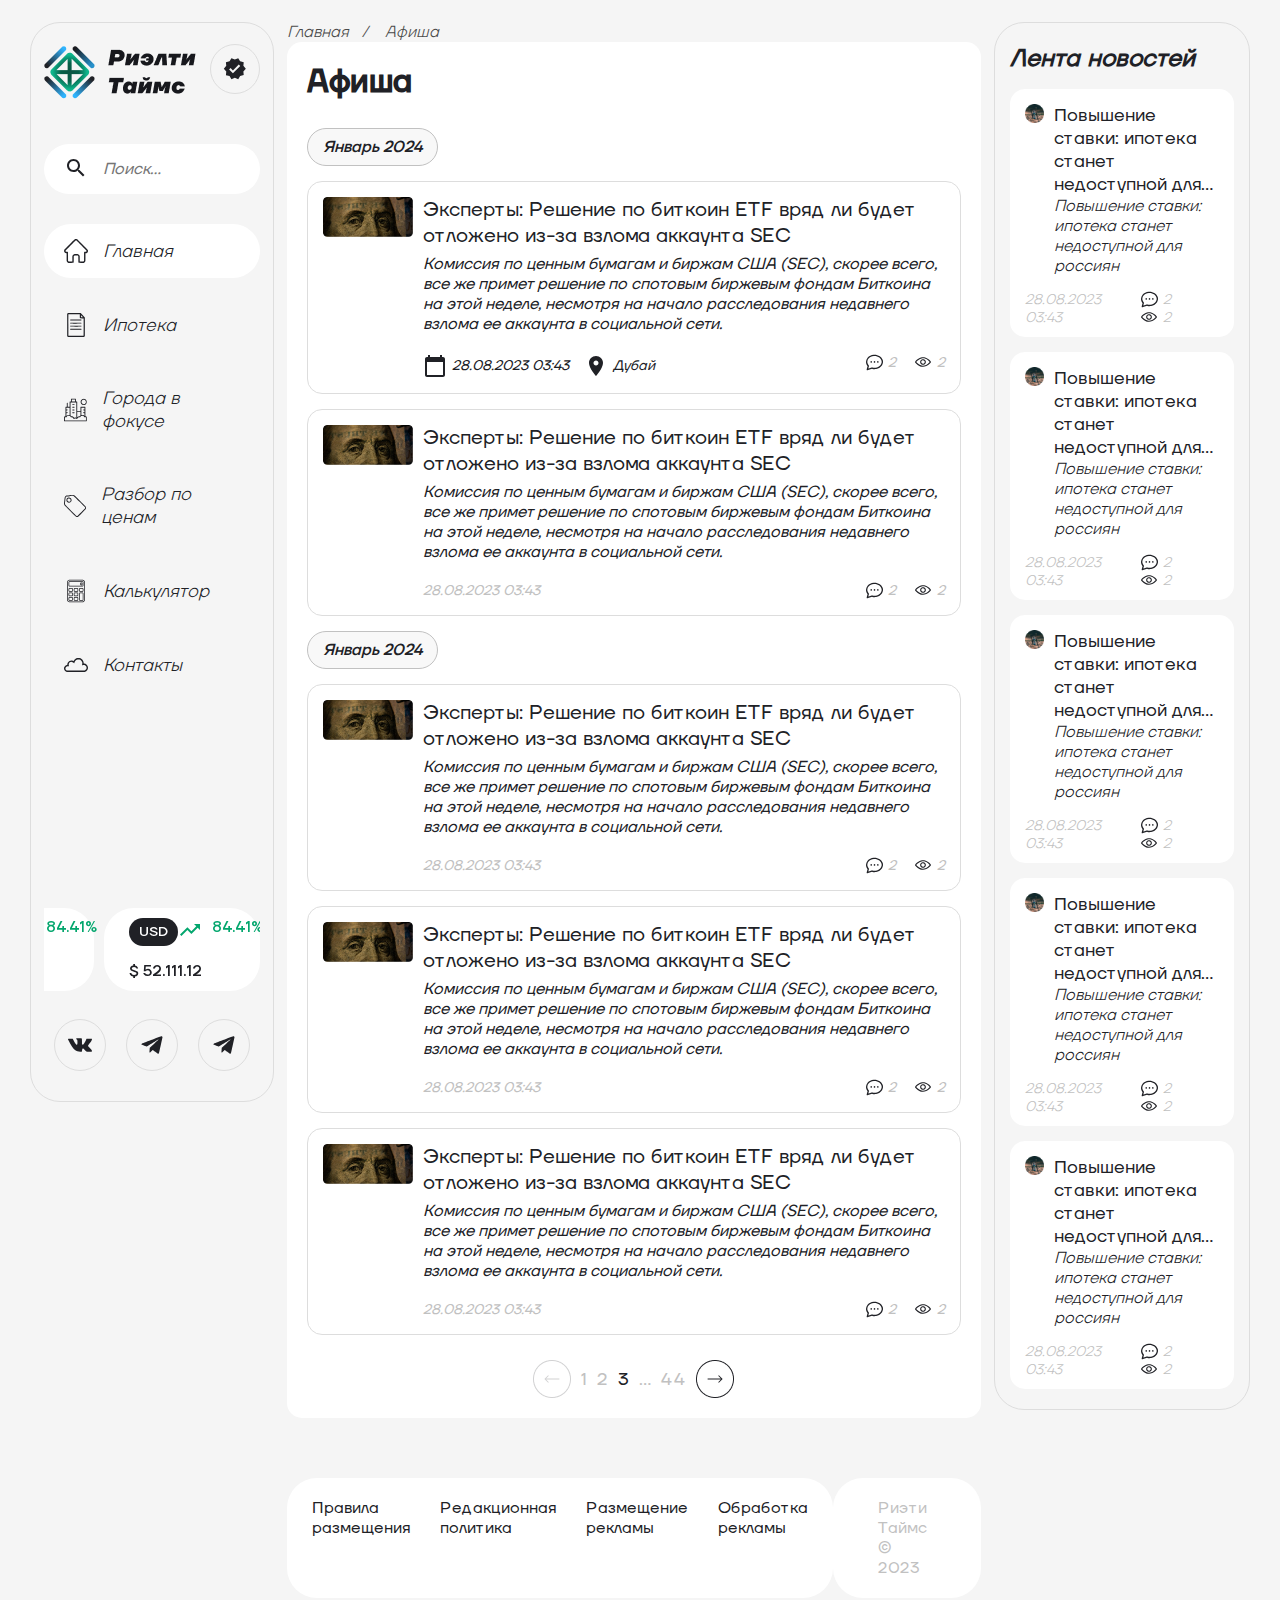
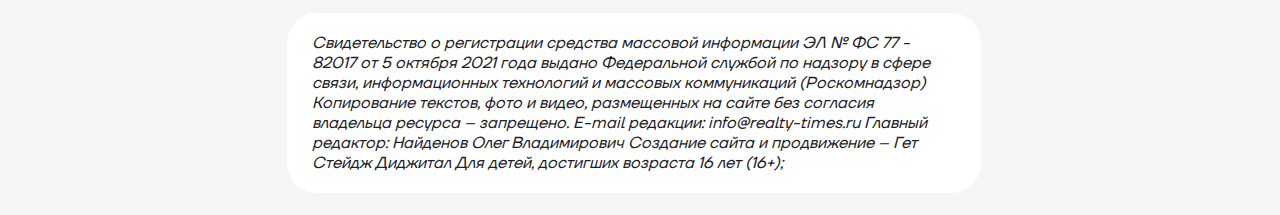
<file: afisha.html>
<!DOCTYPE html>
<html lang="en">
<head>
    <meta charset="UTF-8">
    <title>Title</title>
    <link rel="stylesheet" href="css/slick-theme.css">
    <link rel="stylesheet" href="css/slick.css">
    <link rel="stylesheet" href="css/style.css">
</head>
<body>
<div class="page df j-spb">
    <aside class="aside__left">
        <div class="logo df j-spb">
            <a href="#"><img src="images/logo.png"></a>
            <div class="status df j-center a-center"><img src="images/icons/Verified.svg"></div>
        </div>
        <form class="search__form pr">
            <input type="text" class="search" placeholder="Поиск...">
            <span class="search__icon pa"></span>
        </form>
        <nav class="navbar">
            <ul class="menu df">
                <li class="menu__item active df"><a class="menu__link" href="#"><svg width="24" height="24" viewBox="0 0 24 24" fill="none" xmlns="http://www.w3.org/2000/svg">
                    <g clip-path="url(#clip0_14_4919)">
                        <path fill-rule="evenodd" clip-rule="evenodd" d="M11.2488 0.106898C11.1064 0.166523 10.8955 0.28132 10.7801 0.361945C10.6646 0.44257 8.28939 2.79354 5.50174 5.5863C0.811473 10.2852 0.422082 10.6872 0.283426 10.9745C-0.438168 12.4693 0.63452 14.1563 2.30664 14.1563H2.62493V17.904C2.62493 20.4411 2.64152 21.7319 2.67635 21.9001C2.70461 22.0367 2.80272 22.3067 2.89432 22.5C3.10643 22.9478 3.59214 23.448 4.02143 23.6608C4.59063 23.943 4.7575 23.9581 7.13327 23.9432C9.2118 23.9301 9.27818 23.9269 9.4038 23.8331C9.47496 23.7799 9.57668 23.6782 9.62983 23.607C9.72461 23.4801 9.72696 23.4171 9.74993 20.3484L9.77336 17.2191L9.91568 16.9885C10.093 16.7011 10.4552 16.4713 10.798 16.4287C10.9305 16.4122 11.5874 16.4057 12.2577 16.4142L13.4765 16.4297L13.7228 16.5662C13.9575 16.6962 14.1091 16.8512 14.2543 17.1094C14.3084 17.2056 14.3245 17.7861 14.3437 20.3521C14.3666 23.4171 14.369 23.4801 14.4638 23.607C14.5169 23.6782 14.6186 23.7799 14.6898 23.8331C14.8154 23.9269 14.8818 23.9301 16.9603 23.9432C19.3361 23.9581 19.503 23.943 20.0722 23.6608C20.5015 23.448 20.9872 22.9478 21.1993 22.5C21.2909 22.3067 21.389 22.0367 21.4173 21.9001C21.4521 21.7319 21.4687 20.4411 21.4687 17.904V14.1563H21.787C22.6684 14.1563 23.4368 13.6862 23.8157 12.9151C23.9748 12.5914 23.9765 12.5813 23.9765 11.9531C23.9765 10.8841 24.5155 11.5189 18.4983 5.50165C12.5153 -0.481336 13.1147 0.0326483 12.095 0.010992C11.5704 -0.000164246 11.4801 0.0100545 11.2488 0.106898ZM11.6952 1.45249C11.4232 1.58749 1.62213 11.4008 1.52514 11.6352C1.42718 11.8721 1.43458 12.0729 1.55013 12.3116C1.72422 12.6712 1.86855 12.7229 2.77399 12.75C3.625 12.7755 3.68538 12.7939 3.91108 13.0962C4.00661 13.2241 4.00802 13.2746 4.03118 17.4761L4.05461 21.7266L4.18455 21.9476C4.25604 22.0692 4.38785 22.2246 4.47743 22.293C4.79393 22.5344 4.86564 22.5426 6.6679 22.5448L8.34368 22.5469V19.9242C8.34368 18.2034 8.36135 17.2161 8.3951 17.0531C8.57716 16.1737 9.28793 15.4132 10.1952 15.127C10.5056 15.0291 10.6058 15.0235 12.0468 15.0235C13.4878 15.0235 13.588 15.0291 13.8984 15.127C14.8057 15.4132 15.5164 16.1737 15.6985 17.0531C15.7323 17.2161 15.7499 18.2034 15.7499 19.9242V22.5469H17.4081C19.201 22.5469 19.2982 22.5355 19.6246 22.2866C19.7096 22.2218 19.8376 22.0692 19.909 21.9476L20.039 21.7266L20.0624 17.4761C20.0856 13.2746 20.087 13.2241 20.1825 13.0961C20.4082 12.7939 20.4686 12.7755 21.3196 12.75C22.2251 12.7229 22.3694 12.6712 22.5435 12.3116C22.659 12.0729 22.6664 11.8721 22.5685 11.6352C22.4693 11.3955 12.6683 1.58491 12.3953 1.45212C12.1533 1.33441 11.933 1.33451 11.6952 1.45249Z" fill="#202126"/>
                    </g>
                    <defs>
                        <clipPath id="clip0_14_4919">
                            <rect width="24" height="24" fill="white"/>
                        </clipPath>
                    </defs>
                </svg>
                    Главная</a></li>
                <li class="menu__item"><a class="menu__link" href="#">
                    <svg width="24" height="24" viewBox="0 0 24 24" fill="none" xmlns="http://www.w3.org/2000/svg">
                        <path fill-rule="evenodd" clip-rule="evenodd" d="M4.14844 0.0579507C3.78722 0.187794 3.43795 0.498951 3.2693 0.841185L3.16406 1.0547V12V22.9453L3.27075 23.1619C3.40528 23.4349 3.68883 23.7177 3.97439 23.8637L4.19531 23.9766H12H19.8047L20.0256 23.8637C20.3112 23.7177 20.5947 23.4349 20.7293 23.1619L20.8359 22.9453L20.8478 13.7344L20.8595 4.52345L18.7853 2.26436L16.7109 0.00531006L10.5 0.00634131C6.17963 0.00709131 4.24627 0.0227944 4.14844 0.0579507ZM4.45313 1.31153C4.39097 1.35081 4.38281 2.58962 4.38281 12C4.38281 21.4104 4.39097 22.6492 4.45313 22.6885C4.54847 22.7488 19.4515 22.7488 19.5469 22.6885C19.6089 22.6493 19.6186 21.6283 19.6293 14.0408L19.6414 5.43751H17.9473C16.3091 5.43751 16.248 5.43428 16.0943 5.33922C15.795 5.15429 15.7969 5.16836 15.7969 3.11954V1.26564L10.1602 1.26634C6.68958 1.26681 4.49644 1.28415 4.45313 1.31153ZM17.0625 3.23439V4.17189H17.9378H18.8132L18.7198 4.06642C18.4066 3.71279 17.0945 2.29689 17.08 2.29689C17.0704 2.29689 17.0625 2.71876 17.0625 3.23439ZM6.31758 6.63559C6.05002 6.78081 6.00717 7.1394 6.23077 7.363L6.36778 7.50001H11.7847H17.2016L17.3474 7.36984C17.4563 7.27253 17.4943 7.19701 17.4978 7.07083C17.5035 6.86964 17.3839 6.6692 17.2211 6.60728C17.1486 6.57976 15.0524 6.56322 11.7743 6.56439C7.16278 6.56603 6.42811 6.57559 6.31758 6.63559ZM6.4372 9.68889C6.24666 9.72597 6.09375 9.93058 6.09375 10.1485C6.09375 10.4049 6.25509 10.5776 6.53147 10.6171C6.63877 10.6324 9.07852 10.6387 11.9531 10.6311C17.7048 10.6158 17.3148 10.6374 17.4623 10.3265C17.5037 10.2392 17.5215 10.126 17.5045 10.0583C17.4633 9.89425 17.2756 9.71997 17.1029 9.68542C16.9429 9.65345 6.60192 9.65678 6.4372 9.68889ZM6.23077 12.8402C5.99058 13.0803 6.07313 13.4815 6.38508 13.5902C6.48483 13.625 8.16202 13.6406 11.7975 13.6406C17.6175 13.6406 17.3305 13.6554 17.4584 13.3494C17.5406 13.1525 17.5053 12.9712 17.3556 12.8214L17.2372 12.7031H11.8025H6.36778L6.23077 12.8402ZM6.23934 15.886C6.12117 15.9964 6.09375 16.0591 6.09375 16.2188C6.09375 16.3784 6.12117 16.4411 6.23934 16.5515L6.38494 16.6875H11.7836C17.7796 16.6875 17.3263 16.7123 17.4665 16.3767C17.5232 16.2409 17.5232 16.1966 17.4665 16.0608C17.3263 15.7252 17.7796 15.75 11.7836 15.75H6.38494L6.23934 15.886Z" fill="#202126"/>
                    </svg>
                    Ипотека</a></li>
                <li class="menu__item"><a class="menu__link" href="#">
                    <svg width="24" height="24" viewBox="0 0 24 24" fill="none" xmlns="http://www.w3.org/2000/svg">
                        <g clip-path="url(#clip0_14_4930)">
                            <path fill-rule="evenodd" clip-rule="evenodd" d="M7.44952 0.137016L7.3125 0.274031V1.68389V3.09375H6.74639C6.18319 3.09375 6.17958 3.09445 6.04327 3.23077L5.90625 3.36778V6.04327V8.71875H4.89844H3.89062V6.74639V4.77403L3.75361 4.63702C3.56067 4.44408 3.28308 4.44408 3.09014 4.63702L2.95312 4.77403V6.74639V8.71875H2.38702C1.82381 8.71875 1.8202 8.71945 1.68389 8.85577L1.54688 8.99278V13.7767V18.5607L1.41797 18.5869C0.750797 18.7223 0.148734 18.9905 0.0562969 19.1933C0.0150469 19.2839 0 19.9058 0 21.5214V23.726L0.137016 23.863L0.274031 24H12.0026H23.7311L23.889 23.8326L24.0469 23.6652V21.4392C24.0469 20.0823 24.0299 19.2237 24.0034 19.2401C23.9795 19.2549 23.9462 19.224 23.9295 19.1714C23.8756 19.0015 23.2167 18.7157 22.582 18.5869L22.4531 18.5607V13.7767V8.99278L22.3161 8.85577L22.1791 8.71875H19.875H17.5709L17.4339 8.85577L17.2969 8.99278V10.9651V12.9375H15.5859H13.875V8.15264V3.36778L13.738 3.23077C13.6017 3.09445 13.5981 3.09375 13.0349 3.09375H12.4688V1.68389V0.274031L12.3317 0.137016L12.1947 0H9.89062H7.58653L7.44952 0.137016ZM20.1562 0.313453C19.4457 0.431156 18.6464 0.899672 18.1866 1.46789C17.7118 2.05477 17.4897 2.63161 17.4508 3.37955C17.38 4.73892 18.0795 5.93175 19.2891 6.51412C21.4727 7.56548 24 5.98209 24 3.5625C24 1.73142 22.5104 0.259406 20.6861 0.287625C20.4591 0.291141 20.2207 0.302766 20.1562 0.313453ZM8.25 2.01562V3.09375H9.89062H11.5312V2.01562V0.9375H9.89062H8.25V2.01562ZM20.2155 1.28972C19.0475 1.54345 18.2371 2.71448 18.4155 3.89062C18.6102 5.17387 19.8292 6.07355 21.0853 5.86097C22.0862 5.69161 22.8697 4.8945 23.022 3.89062C23.2021 2.70295 22.3877 1.53928 21.2002 1.28761C20.815 1.206 20.5987 1.20647 20.2155 1.28972ZM6.84408 10.9102L6.84441 17.7891L7.01217 17.9033C7.10447 17.9662 7.29089 18.1402 7.4265 18.2901C7.66866 18.5577 7.67756 18.5625 7.92637 18.5633C8.8658 18.5663 9.88809 19.1367 10.4579 19.9757L10.6383 20.2415L10.9793 20.1239C11.4219 19.9712 12.2103 19.9258 12.6445 20.0279L12.9375 20.0968V12.064V4.03125H9.89062H6.84375L6.84408 10.9102ZM8.85577 6.04327C8.74833 6.15075 8.71875 6.22228 8.71875 6.375C8.71875 6.52772 8.74833 6.59925 8.85577 6.70673L8.99278 6.84375H9.89062H10.7885L10.9255 6.70673C11.0329 6.59925 11.0625 6.52772 11.0625 6.375C11.0625 6.22228 11.0329 6.15075 10.9255 6.04327L10.7885 5.90625H9.89062H8.99278L8.85577 6.04327ZM8.85577 8.85577C8.74833 8.96325 8.71875 9.03478 8.71875 9.1875C8.71875 9.34022 8.74833 9.41175 8.85577 9.51923L8.99278 9.65625H9.89062H10.7885L10.9255 9.51923C11.0329 9.41175 11.0625 9.34022 11.0625 9.1875C11.0625 9.03478 11.0329 8.96325 10.9255 8.85577L10.7885 8.71875H9.89062H8.99278L8.85577 8.85577ZM2.48438 10.5938V11.5312H3.05048C3.61369 11.5312 3.6173 11.532 3.75361 11.6683C3.94655 11.8612 3.94655 12.1388 3.75361 12.3317C3.6173 12.468 3.61369 12.4688 3.05048 12.4688H2.48438V13.4062V14.3438H3.05048C3.61369 14.3438 3.6173 14.3445 3.75361 14.4808C3.94655 14.6737 3.94655 14.9513 3.75361 15.1442C3.6173 15.2805 3.61369 15.2812 3.05048 15.2812H2.48438V16.7205V18.1597L2.66016 17.9907C3.41798 17.2622 4.68197 16.9759 5.80078 17.2792L5.90625 17.3078V13.482V9.65625H4.19531H2.48438V10.5938ZM18.2344 13.4703V17.2843L18.5273 17.2157C18.9781 17.11 19.7044 17.1561 20.1962 17.3214C20.6191 17.4637 21.0599 17.7216 21.3398 17.9907L21.5156 18.1597V16.7205V15.2812H20.9495C20.3863 15.2812 20.3827 15.2805 20.2464 15.1442C20.139 15.0367 20.1094 14.9652 20.1094 14.8125C20.1094 14.6598 20.139 14.5883 20.2464 14.4808C20.3827 14.3445 20.3863 14.3438 20.9495 14.3438H21.5156V13.4062V12.4688H20.9495C20.3863 12.4688 20.3827 12.468 20.2464 12.3317C20.139 12.2242 20.1094 12.1527 20.1094 12C20.1094 11.8473 20.139 11.7758 20.2464 11.6683C20.3827 11.532 20.3863 11.5312 20.9495 11.5312H21.5156V10.5938V9.65625H19.875H18.2344V13.4703ZM8.85577 11.6683C8.74833 11.7758 8.71875 11.8473 8.71875 12C8.71875 12.1527 8.74833 12.2242 8.85577 12.3317L8.99278 12.4688H9.89062H10.7885L10.9255 12.3317C11.0329 12.2242 11.0625 12.1527 11.0625 12C11.0625 11.8473 11.0329 11.7758 10.9255 11.6683L10.7885 11.5312H9.89062H8.99278L8.85577 11.6683ZM13.875 16.7398V19.6047L14.0526 19.4442C14.6459 18.9083 15.4842 18.5625 16.1904 18.5625H16.4482L16.8726 18.1329L17.2969 17.7033V15.7891V13.875H15.5859H13.875V16.7398ZM8.85577 14.4808C8.74833 14.5883 8.71875 14.6598 8.71875 14.8125C8.71875 14.9652 8.74833 15.0367 8.85577 15.1442L8.99278 15.2812H9.89062H10.7885L10.9255 15.1442C11.0329 15.0367 11.0625 14.9652 11.0625 14.8125C11.0625 14.6598 11.0329 14.5883 10.9255 14.4808L10.7885 14.3438H9.89062H8.99278L8.85577 14.4808ZM4.38281 18.1486C3.81131 18.2568 3.23461 18.6562 2.88112 19.1886C2.78695 19.3305 2.67497 19.4626 2.63227 19.4824C2.58961 19.5021 2.32266 19.5211 2.03906 19.5246C1.69903 19.5287 1.42364 19.5597 1.23047 19.6154L0.9375 19.6999V21.3812V23.0625H12H23.0625V21.3812V19.6999L22.7695 19.616C22.5676 19.5582 22.3309 19.5337 22.0078 19.5371C21.75 19.5399 21.4828 19.5203 21.4141 19.4936C21.3454 19.4669 21.2123 19.3293 21.1184 19.1878C20.7344 18.6095 20.1622 18.238 19.4964 18.1349C18.6188 17.9989 17.7467 18.4026 17.227 19.1854C17.1339 19.3256 17.0051 19.4642 16.9408 19.4935C16.8764 19.5229 16.616 19.5469 16.3621 19.5469C16.0341 19.5469 15.8133 19.5738 15.5992 19.6399C14.9862 19.8292 14.3942 20.341 14.0905 20.944C13.8366 21.4483 13.7105 21.4788 13.0799 21.1883C12.3016 20.8298 11.6279 20.8313 10.9287 21.1932C10.5735 21.377 10.3403 21.4183 10.1707 21.3275C10.1218 21.3014 9.98662 21.0955 9.87014 20.8701C9.40303 19.9656 8.72344 19.5327 7.78125 19.5395C7.53633 19.5413 7.2787 19.5203 7.20872 19.493C7.13873 19.4655 7.01522 19.3399 6.93422 19.2136C6.61162 18.7109 5.98898 18.3065 5.31895 18.1646C4.95352 18.0872 4.72762 18.0833 4.38281 18.1486ZM0.0216563 21.4922C0.0217031 22.7297 0.02775 23.2292 0.0351094 22.6022C0.0425156 21.9752 0.0425156 20.9627 0.0351094 20.3522C0.0277031 19.7417 0.0216563 20.2547 0.0216563 21.4922Z" fill="#202126"/>
                        </g>
                        <defs>
                            <clipPath id="clip0_14_4930">
                                <rect width="24" height="24" fill="white"/>
                            </clipPath>
                        </defs>
                    </svg>
                    Города в фокусе</a></li>
                <li class="menu__item"><a class="menu__link" href="#">
                    <svg width="24" height="24" viewBox="0 0 24 24" fill="none" xmlns="http://www.w3.org/2000/svg">
                        <g clip-path="url(#clip0_14_4935)">
                            <path fill-rule="evenodd" clip-rule="evenodd" d="M5.85932 0.371977C4.22221 0.573867 2.79839 0.754336 2.69526 0.773039C2.59214 0.791742 2.34956 0.881836 2.1562 0.973242C1.44665 1.30859 0.883074 2.04813 0.754589 2.81248C0.726417 2.98005 0.543042 4.45662 0.347105 6.09373C-0.0394266 9.32318 -0.0447234 9.42959 0.144464 10.1519C0.268027 10.6237 0.504183 11.1338 0.768605 11.5003C0.883214 11.6591 3.65226 14.4581 6.92207 17.7203C13.3934 24.1767 13.0217 23.8344 13.6958 23.9577C14.0964 24.031 14.5132 23.9671 14.945 23.7661C15.2387 23.6295 15.5123 23.3661 19.4392 19.4392C23.3661 15.5123 23.6294 15.2388 23.7661 14.945C23.967 14.5132 24.0309 14.0965 23.9577 13.6958C23.8344 13.0217 24.1767 13.3935 17.7203 6.9221C14.4581 3.65229 11.6591 0.883242 11.5003 0.768633C11.1343 0.504539 10.6255 0.268899 10.147 0.141867C9.43181 -0.0479296 9.1356 -0.032039 5.85932 0.371977ZM5.97651 1.38255C4.42964 1.56996 3.04828 1.74682 2.90681 1.77555C2.4082 1.87685 1.89782 2.36918 1.78321 2.85935C1.75607 2.97537 1.5742 4.3992 1.37906 6.02341C0.984417 9.30752 0.975464 9.50191 1.19076 10.12C1.25714 10.3106 1.36687 10.5638 1.4346 10.6825C1.61198 10.9935 13.3665 22.7612 13.6171 22.8788C13.8456 22.9859 14.1927 22.9936 14.4272 22.8968C14.6692 22.7969 22.7536 14.7274 22.8787 14.4609C22.9916 14.2202 22.9917 13.8581 22.8788 13.6172C22.8179 13.4872 20.9593 11.6011 16.8212 7.47007C11.1875 1.84591 10.8338 1.50218 10.5373 1.36324C10.0873 1.1524 9.56662 1.03024 9.14479 1.03652C8.94914 1.03943 7.52339 1.19515 5.97651 1.38255ZM4.82807 2.93224C3.90089 3.13137 3.07846 3.85474 2.76445 4.74734C2.62082 5.15566 2.5867 5.91485 2.69362 6.32412C2.83209 6.85432 3.03717 7.2086 3.44526 7.6226C4.02576 8.21154 4.62426 8.45693 5.46089 8.4491C6.51539 8.43926 7.46015 7.83438 7.91751 6.87631C8.13084 6.4294 8.20307 6.12349 8.20307 5.66707C8.20307 3.89651 6.55528 2.56127 4.82807 2.93224ZM4.87068 3.97948C3.612 4.38218 3.2235 5.98174 4.15748 6.91573C5.2731 8.03135 7.16746 7.24741 7.17112 5.66866C7.17206 5.26249 7.07409 4.95016 6.84576 4.63127C6.40411 4.01454 5.59537 3.74763 4.87068 3.97948Z" fill="#202126"/>
                        </g>
                        <defs>
                            <clipPath id="clip0_14_4935">
                                <rect width="24" height="24" fill="white"/>
                            </clipPath>
                        </defs>
                    </svg>

                    Разбор по ценам</a></li>
                <li class="menu__item"><a class="menu__link" href="#">
                    <svg width="24" height="24" viewBox="0 0 24 24" fill="none" xmlns="http://www.w3.org/2000/svg">
                        <path fill-rule="evenodd" clip-rule="evenodd" d="M5.20312 0.785256C4.91948 0.833771 4.4835 1.00777 4.22203 1.17676C3.69666 1.51632 3.32147 2.00644 3.11077 2.62833C3.02677 2.87635 3.02344 3.23288 3.02344 12.0033V21.1205L3.13181 21.4341C3.40612 22.2281 4.0252 22.8472 4.81922 23.1215L5.13281 23.2299H12C18.5756 23.2299 18.8782 23.2262 19.125 23.1426C19.963 22.8587 20.5875 22.2466 20.8682 21.4341L20.9766 21.1205V12.0033V2.88615L20.8682 2.57255C20.6695 1.99758 20.214 1.41891 19.74 1.13954C19.627 1.07297 19.395 0.964131 19.2244 0.897662L18.9141 0.776771L12.1172 0.770959C8.37891 0.767771 5.26758 0.774193 5.20312 0.785256ZM5.18522 1.55508C4.89375 1.62413 4.4685 1.87463 4.2615 2.09916C4.15627 2.21335 4.00336 2.44772 3.9218 2.6199L3.77344 2.93302V12.0058V21.0785L3.94852 21.4327C4.15936 21.8594 4.43077 22.1251 4.86656 22.3315L5.17969 22.4799H12H18.8203L19.1334 22.3315C19.5692 22.1251 19.8406 21.8594 20.0515 21.4327L20.2266 21.0785V12.0058V2.93302L20.0782 2.6199C19.8718 2.18415 19.606 1.91269 19.1794 1.70185L18.8252 1.52677L12.0962 1.51937C8.13581 1.51501 5.29233 1.52972 5.18522 1.55508ZM5.25 2.3146C5.01994 2.38712 4.62755 2.79343 4.557 3.03221C4.47703 3.30296 4.47703 6.45371 4.557 6.72446C4.63308 6.98194 5.02139 7.37026 5.27887 7.44633C5.55839 7.52893 18.4416 7.52893 18.7211 7.44633C18.9786 7.37026 19.3669 6.98194 19.443 6.72446C19.523 6.45371 19.523 3.30296 19.443 3.03221C19.3669 2.77472 18.9786 2.38641 18.7211 2.31033C18.4578 2.23252 5.49736 2.23665 5.25 2.3146ZM5.36508 3.11841L5.25 3.23344V4.87833V6.52322L5.36508 6.63826L5.48011 6.75333H12H18.5199L18.6349 6.63826L18.75 6.52322V4.87833V3.23344L18.6349 3.11841L18.5199 3.00333H12H5.48011L5.36508 3.11841ZM16.875 3.4396C16.6449 3.51212 16.2525 3.91843 16.182 4.15721C16.1506 4.26333 16.125 4.58785 16.125 4.87833C16.125 5.16882 16.1506 5.49333 16.182 5.59946C16.2581 5.85694 16.6464 6.24526 16.9039 6.32133C17.3434 6.45118 17.6938 6.35963 18.025 6.02837C18.3216 5.73183 18.375 5.55624 18.375 4.87833C18.375 4.20043 18.3216 4.02483 18.025 3.7283C17.6952 3.39849 17.3113 3.30211 16.875 3.4396ZM16.9901 4.24341C16.8817 4.35174 16.875 4.38886 16.875 4.87833C16.875 5.3678 16.8817 5.40493 16.9901 5.51326C17.0626 5.58582 17.1587 5.62833 17.25 5.62833C17.3413 5.62833 17.4374 5.58582 17.5099 5.51326C17.6183 5.40493 17.625 5.3678 17.625 4.87833C17.625 4.38886 17.6183 4.35174 17.5099 4.24341C17.4374 4.17085 17.3413 4.12833 17.25 4.12833C17.1587 4.12833 17.0626 4.17085 16.9901 4.24341ZM5.25 9.0646C5.01994 9.13712 4.62755 9.54343 4.557 9.78221C4.47984 10.0433 4.47984 11.7134 4.557 11.9745C4.63308 12.2319 5.02139 12.6203 5.27887 12.6963C5.5462 12.7753 7.9538 12.7753 8.22113 12.6963C8.47861 12.6203 8.86692 12.2319 8.943 11.9745C9.02016 11.7134 9.02016 10.0433 8.943 9.78221C8.86692 9.52472 8.47861 9.13641 8.22113 9.06033C7.96969 8.98604 5.48794 8.9896 5.25 9.0646ZM10.5 9.0646C10.2699 9.13712 9.87755 9.54343 9.807 9.78221C9.72984 10.0433 9.72984 11.7134 9.807 11.9745C9.88308 12.2319 10.2714 12.6203 10.5289 12.6963C10.7962 12.7753 13.2038 12.7753 13.4711 12.6963C13.5927 12.6604 13.7513 12.552 13.9 12.4034C14.0487 12.2547 14.1571 12.096 14.193 11.9745C14.2702 11.7134 14.2702 10.0433 14.193 9.78221C14.1169 9.52472 13.7286 9.13641 13.4711 9.06033C13.2197 8.98604 10.7379 8.9896 10.5 9.0646ZM15.75 9.0646C15.5199 9.13712 15.1275 9.54343 15.057 9.78221C15.0209 9.90441 15 10.3062 15 10.8783C15 11.4504 15.0209 11.8523 15.057 11.9745C15.1331 12.2319 15.5214 12.6203 15.7789 12.6963C16.0462 12.7753 18.4538 12.7753 18.7211 12.6963C18.8427 12.6604 19.0013 12.552 19.15 12.4034C19.2987 12.2547 19.4071 12.096 19.443 11.9745C19.5202 11.7134 19.5202 10.0433 19.443 9.78221C19.3669 9.52472 18.9786 9.13641 18.7211 9.06033C18.4697 8.98604 15.9879 8.9896 15.75 9.0646ZM5.36508 9.86841C5.25094 9.98251 5.25 9.99071 5.25 10.8783C5.25 11.766 5.25094 11.7742 5.36508 11.8883L5.48011 12.0033H6.75H8.01989L8.13492 11.8883C8.24906 11.7742 8.25 11.766 8.25 10.8783C8.25 9.99071 8.24906 9.98251 8.13492 9.86841L8.01989 9.75333H6.75H5.48011L5.36508 9.86841ZM10.6151 9.86841C10.5009 9.98251 10.5 9.99071 10.5 10.8783C10.5 11.766 10.5009 11.7742 10.6151 11.8883L10.7301 12.0033H12H13.2699L13.3849 11.8883C13.4991 11.7742 13.5 11.766 13.5 10.8783C13.5 9.99071 13.4991 9.98251 13.3849 9.86841L13.2699 9.75333H12H10.7301L10.6151 9.86841ZM15.8651 9.86841C15.7509 9.98251 15.75 9.99071 15.75 10.8783C15.75 11.766 15.7509 11.7742 15.8651 11.8883L15.9801 12.0033H17.25H18.5199L18.6349 11.8883C18.7491 11.7742 18.75 11.766 18.75 10.8783C18.75 9.99071 18.7491 9.98251 18.6349 9.86841L18.5199 9.75333H17.25H15.9801L15.8651 9.86841ZM5.25 13.5646C5.01994 13.6371 4.62755 14.0434 4.557 14.2822C4.47984 14.5433 4.47984 16.2134 4.557 16.4745C4.63308 16.7319 5.02139 17.1203 5.27887 17.1963C5.5462 17.2753 7.9538 17.2753 8.22113 17.1963C8.47861 17.1203 8.86692 16.7319 8.943 16.4745C9.02016 16.2134 9.02016 14.5433 8.943 14.2822C8.86692 14.0247 8.47861 13.6364 8.22113 13.5603C7.96969 13.486 5.48794 13.4896 5.25 13.5646ZM10.5 13.5646C10.2699 13.6371 9.87755 14.0434 9.807 14.2822C9.72984 14.5433 9.72984 16.2134 9.807 16.4745C9.88308 16.7319 10.2714 17.1203 10.5289 17.1963C10.7962 17.2753 13.2038 17.2753 13.4711 17.1963C13.5927 17.1604 13.7513 17.052 13.9 16.9034C14.0487 16.7547 14.1571 16.596 14.193 16.4745C14.2702 16.2134 14.2702 14.5433 14.193 14.2822C14.1169 14.0247 13.7286 13.6364 13.4711 13.5603C13.2197 13.486 10.7379 13.4896 10.5 13.5646ZM15.75 13.5646C15.5199 13.6371 15.1275 14.0434 15.057 14.2822C14.9753 14.5585 14.9753 20.6981 15.057 20.9745C15.1331 21.2319 15.5214 21.6203 15.7789 21.6963C16.0462 21.7753 18.4538 21.7753 18.7211 21.6963C18.9786 21.6203 19.3669 21.2319 19.443 20.9745C19.5247 20.6981 19.5247 14.5585 19.443 14.2822C19.3669 14.0247 18.9786 13.6364 18.7211 13.5603C18.4697 13.486 15.9879 13.4896 15.75 13.5646ZM5.36508 14.3684C5.25094 14.4825 5.25 14.4907 5.25 15.3783C5.25 16.266 5.25094 16.2742 5.36508 16.3883L5.48011 16.5033H6.75H8.01989L8.13492 16.3883C8.24906 16.2742 8.25 16.266 8.25 15.3783C8.25 14.4907 8.24906 14.4825 8.13492 14.3684L8.01989 14.2533H6.75H5.48011L5.36508 14.3684ZM10.6151 14.3684C10.5009 14.4825 10.5 14.4907 10.5 15.3783C10.5 16.266 10.5009 16.2742 10.6151 16.3883L10.7301 16.5033H12H13.2699L13.3849 16.3883C13.4991 16.2742 13.5 16.266 13.5 15.3783C13.5 14.4907 13.4991 14.4825 13.3849 14.3684L13.2699 14.2533H12H10.7301L10.6151 14.3684ZM15.8651 14.3684L15.75 14.4834V17.6283V20.7732L15.8651 20.8883L15.9801 21.0033H17.25H18.5199L18.6349 20.8883L18.75 20.7732V17.6283V14.4834L18.6349 14.3684L18.5199 14.2533H17.25H15.9801L15.8651 14.3684ZM5.25 18.0646C5.01994 18.1371 4.62755 18.5434 4.557 18.7822C4.47984 19.0433 4.47984 20.7134 4.557 20.9745C4.63308 21.2319 5.02139 21.6203 5.27887 21.6963C5.5462 21.7753 7.9538 21.7753 8.22113 21.6963C8.47861 21.6203 8.86692 21.2319 8.943 20.9745C9.02016 20.7134 9.02016 19.0433 8.943 18.7822C8.86692 18.5247 8.47861 18.1364 8.22113 18.0603C7.96969 17.986 5.48794 17.9896 5.25 18.0646ZM10.5 18.0646C10.2699 18.1371 9.87755 18.5434 9.807 18.7822C9.72984 19.0433 9.72984 20.7134 9.807 20.9745C9.88308 21.2319 10.2714 21.6203 10.5289 21.6963C10.7962 21.7753 13.2038 21.7753 13.4711 21.6963C13.5927 21.6604 13.7513 21.552 13.9 21.4034C14.0487 21.2547 14.1571 21.096 14.193 20.9745C14.2702 20.7134 14.2702 19.0433 14.193 18.7822C14.1169 18.5247 13.7286 18.1364 13.4711 18.0603C13.2197 17.986 10.7379 17.9896 10.5 18.0646ZM5.36508 18.8684C5.25094 18.9825 5.25 18.9907 5.25 19.8783C5.25 20.766 5.25094 20.7742 5.36508 20.8883L5.48011 21.0033H6.75H8.01989L8.13492 20.8883C8.24906 20.7742 8.25 20.766 8.25 19.8783C8.25 18.9907 8.24906 18.9825 8.13492 18.8684L8.01989 18.7533H6.75H5.48011L5.36508 18.8684ZM10.6151 18.8684C10.5009 18.9825 10.5 18.9907 10.5 19.8783C10.5 20.766 10.5009 20.7742 10.6151 20.8883L10.7301 21.0033H12H13.2699L13.3849 20.8883C13.4991 20.7742 13.5 20.766 13.5 19.8783C13.5 18.9907 13.4991 18.9825 13.3849 18.8684L13.2699 18.7533H12H10.7301L10.6151 18.8684Z" fill="#202126"/>
                    </svg>
                    Калькулятор</a></li>
                <li class="menu__item"><a class="menu__link" href="#">
                    <svg width="24" height="24" viewBox="0 0 24 24" fill="none" xmlns="http://www.w3.org/2000/svg">
                        <g clip-path="url(#clip0_14_4945)">
                            <path fill-rule="evenodd" clip-rule="evenodd" d="M13.875 4.99506C13.8105 5.00608 13.6102 5.03894 13.4297 5.06805C12.7553 5.17689 11.8165 5.56356 11.2969 5.94658C10.6694 6.40909 10.1138 7.01772 9.74901 7.64233L9.55847 7.96862L9.38179 7.87848C9.09379 7.73158 8.48878 7.55556 8.06672 7.49589C6.47198 7.27047 4.80904 8.07522 3.92076 9.50228C3.76134 9.7584 3.49589 10.409 3.42295 10.7225C3.3915 10.8578 3.35198 11.1623 3.3352 11.3992L3.30469 11.83L2.97656 11.8862C1.60856 12.121 0.491623 13.1533 0.111607 14.534C0.0525918 14.7484 0.028498 15.0057 0.028498 15.4219C0.028498 15.838 0.0525918 16.0953 0.111607 16.3098C0.510045 17.7575 1.68919 18.7932 3.1574 18.9853C3.41864 19.0195 6.20081 19.0308 11.9766 19.0212L20.4141 19.0073L20.7693 18.9061C21.8794 18.5897 22.7306 17.9738 23.3332 17.0507C23.6124 16.6229 23.7879 16.1859 23.9068 15.6218L23.9934 15.211L24.0049 15.4922C24.0154 15.7497 24.018 15.7557 24.0348 15.5638C24.0652 15.2186 23.9629 14.1592 23.8605 13.7578C23.677 13.0394 23.2228 12.2566 22.7024 11.7619C21.9917 11.0863 21.0928 10.6731 20.1808 10.6029L19.7578 10.5703L19.7272 10.1352C19.6651 9.25319 19.4902 8.5937 19.1348 7.90244C18.3822 6.43834 17.0374 5.42172 15.4143 5.08994C15.0548 5.01648 14.0956 4.95733 13.875 4.99506ZM13.6736 6.44626C12.4087 6.68608 11.2968 7.55083 10.7757 8.70011C10.6704 8.93228 10.2656 10.2016 10.2656 10.2996C10.2656 10.3232 10.0911 10.1768 9.54028 9.69076C8.94473 9.16525 8.41326 8.92886 7.7069 8.87528C6.38278 8.77487 5.10178 9.72348 4.80609 11.0234C4.68656 11.549 4.71197 12 4.90331 12.75C4.99626 13.1141 5.06315 13.4213 5.05195 13.4324C5.04079 13.4436 4.80126 13.4087 4.51973 13.355C3.35283 13.1321 2.66278 13.2792 2.06353 13.8784C1.63814 14.3038 1.43001 14.8109 1.43001 15.4219C1.43001 16.3971 2.004 17.181 2.96278 17.5151C3.20048 17.5979 3.5708 17.6016 11.7422 17.6016H20.2734L20.6739 17.4581C21.4098 17.1946 21.9611 16.7154 22.2869 16.0561C22.997 14.6189 22.383 12.8897 20.9297 12.2342C20.2618 11.933 19.6735 11.9132 18.6799 12.1587C18.3191 12.2479 18.0163 12.3132 18.007 12.3039C17.9977 12.2946 18.0579 11.9852 18.1408 11.6162C18.3868 10.5212 18.3797 9.86561 18.1136 9.08312C17.6842 7.82092 16.6291 6.83917 15.3516 6.51315C14.8529 6.38589 14.1416 6.35753 13.6736 6.44626ZM0.0163574 15.4219C0.0163574 15.641 0.0244668 15.7307 0.0343105 15.6211C0.0442012 15.5116 0.0442012 15.3322 0.0343105 15.2227C0.0244668 15.1131 0.0163574 15.2027 0.0163574 15.4219Z" fill="#202126"/>
                        </g>
                        <defs>
                            <clipPath id="clip0_14_4945">
                                <rect width="24" height="24" fill="white"/>
                            </clipPath>
                        </defs>
                    </svg>

                    Контакты</a></li>
            </ul>
        </nav>
        <div class="rate__slider a-center df j-center">
            <div class="rate__item">
                <div class="rate__info df j-spb">
                    <div class="rate__name">USD</div>
                    <div class="rate__action"><span class="rate__up"><svg width="24" height="24" viewBox="0 0 24 24" fill="none" xmlns="http://www.w3.org/2000/svg">
<g clip-path="url(#clip0_14_5083)">
<path d="M16 6L18.29 8.29L13.41 13.17L9.41 9.17L2 16.59L3.41 18L9.41 12L13.41 16L19.71 9.71L22 12V6H16Z" fill="#202126"/>
</g>
<defs>
<clipPath id="clip0_14_5083">
<rect width="24" height="24" fill="white"/>
</clipPath>
</defs>
</svg>
</span>84.41%</div>
                </div>
                <div class="rate__value">$
                    52.111.12
                </div>
            </div>
            <div class="rate__item">
                <div class="rate__info df j-spb">
                    <div class="rate__name">USD</div>
                    <div class="rate__action"><span class="rate__up"><svg width="24" height="24" viewBox="0 0 24 24" fill="none" xmlns="http://www.w3.org/2000/svg">
<g clip-path="url(#clip0_14_5083)">
<path d="M16 6L18.29 8.29L13.41 13.17L9.41 9.17L2 16.59L3.41 18L9.41 12L13.41 16L19.71 9.71L22 12V6H16Z" fill="#202126"/>
</g>
<defs>
<clipPath id="clip0_14_5083">
<rect width="24" height="24" fill="white"/>
</clipPath>
</defs>
</svg>
</span>84.41%</div>
                </div>
                <div class="rate__value">$
                    52.111.12
                </div>
            </div>
            <div class="rate__item">
                <div class="rate__info df j-spb">
                    <div class="rate__name">USD</div>
                    <div class="rate__action"><span class="rate__up"><svg width="24" height="24" viewBox="0 0 24 24" fill="none" xmlns="http://www.w3.org/2000/svg">
<g clip-path="url(#clip0_14_5083)">
<path d="M16 6L18.29 8.29L13.41 13.17L9.41 9.17L2 16.59L3.41 18L9.41 12L13.41 16L19.71 9.71L22 12V6H16Z" fill="#202126"/>
</g>
<defs>
<clipPath id="clip0_14_5083">
<rect width="24" height="24" fill="white"/>
</clipPath>
</defs>
</svg>
</span>84.41%</div>
                </div>
                <div class="rate__value">$
                    52.111.12
                </div>
            </div>

        </div>
        <ul class="social__links df a-center j-center">
            <li class="social__item"> <a href="" class="social__icon  df a-center j-center"><svg width="24" height="24" viewBox="0 0 24 24" fill="none" xmlns="http://www.w3.org/2000/svg">
                <g clip-path="url(#clip0_14_5038)">
                    <path fill-rule="evenodd" clip-rule="evenodd" d="M8.80352 5.26871C8.68249 5.30128 8.54538 5.35674 8.49883 5.39199C8.30036 5.54218 8.09692 5.75086 8.03641 5.86636C7.95667 6.01857 7.99656 6.06066 8.29671 6.14096C8.76316 6.26569 9.06349 6.51225 9.23303 6.90966C9.39986 7.30055 9.48447 8.2943 9.451 9.46875C9.41116 10.8662 9.29224 11.4423 8.99135 11.6955C8.82846 11.8326 8.68113 11.8427 8.44469 11.7332C7.78797 11.4291 6.307 9.16599 5.4137 7.10157C4.9555 6.04266 4.79547 5.82352 4.40313 5.71786C4.27361 5.68299 3.59121 5.67094 2.30486 5.68074C0.197643 5.69686 0.171018 5.70057 0.0482051 5.997C-0.0422637 6.21549 0.0172207 6.41466 0.45508 7.35938C2.71624 12.2379 4.91538 15.5157 6.95435 17.0467C8.55892 18.2514 10.1502 18.7642 12.3048 18.7707C13.8344 18.7754 13.9405 18.6935 14.0618 17.4141C14.1729 16.2431 14.5238 15.6068 15.0564 15.6104C15.3847 15.6126 15.6063 15.7716 16.3126 16.512C17.8464 18.1198 18.0422 18.3006 18.4719 18.5063C18.7249 18.6275 18.9887 18.7139 19.2044 18.7463C19.6316 18.8104 23.2127 18.8145 23.4337 18.7511C23.7642 18.6563 23.9567 18.3681 23.9624 17.9593C23.9713 17.3315 23.3803 16.5284 21.6293 14.7891C20.9285 14.093 20.2957 13.4317 20.223 13.3195C20.0328 13.0262 20.0375 12.7282 20.2384 12.3274C20.3222 12.1602 20.888 11.359 21.4958 10.5469C22.7587 8.85933 23.292 8.07891 23.5949 7.47478C23.817 7.03172 24.0509 6.312 24.0415 6.10022C24.0376 6.01097 24.0298 6.00099 24.0136 6.06432C23.9932 6.14368 23.9857 6.14143 23.9357 6.04111C23.9053 5.98003 23.786 5.87728 23.6707 5.81269L23.461 5.69532H21.1407C19.009 5.69532 18.8081 5.70207 18.6685 5.77833C18.4649 5.88961 18.4218 5.96316 18.0264 6.87666C17.4222 8.27241 16.8746 9.29344 16.2336 10.2197C15.8256 10.8091 15.19 11.5494 14.9842 11.675C14.6113 11.9023 14.2544 11.6789 14.0476 11.0887C14.0155 10.9974 13.9878 10.0335 13.9713 8.4375C13.9462 6.0083 13.9423 5.92294 13.8459 5.71444C13.7403 5.48607 13.5778 5.34553 13.3173 5.25718C13.0834 5.17782 9.10333 5.18799 8.80352 5.26871ZM0.0109863 6.1875C0.0109863 6.27774 0.0206426 6.31468 0.0324082 6.26953C0.0442207 6.22439 0.0442207 6.15061 0.0324082 6.10547C0.0206426 6.06033 0.0109863 6.09727 0.0109863 6.1875Z" fill="#202126"/>
                </g>
                <defs>
                    <clipPath id="clip0_14_5038">
                        <rect width="24" height="24" fill="white"/>
                    </clipPath>
                </defs>
            </svg>
            </a></li>
            <li class="social__item"> <a href="" class="social__icon  df a-center j-center">
                <svg width="24" height="24" viewBox="0 0 24 24" fill="none" xmlns="http://www.w3.org/2000/svg">
                    <path fill-rule="evenodd" clip-rule="evenodd" d="M21.0468 3.26747C20.0714 3.62377 1.94916 10.5803 1.85161 10.6359C1.41567 10.8844 1.38577 11.5189 1.79723 11.7886C1.91522 11.8659 6.67027 13.5 6.77723 13.5C6.81023 13.5 9.39633 11.935 12.5241 10.0223C15.6518 8.10962 18.2658 6.53616 18.333 6.5258C18.5468 6.49285 18.5395 6.63722 18.316 6.86579C18.2066 6.97772 16.2398 8.79465 13.9452 10.9034C11.3867 13.2548 9.76847 14.7747 9.76069 14.8336C9.75375 14.8865 9.67645 15.9106 9.58898 17.1094C9.41714 19.4644 9.41677 19.4515 9.66469 19.5905C9.75708 19.6423 9.82209 19.649 9.90989 19.6156C9.97561 19.5907 10.6412 18.9729 11.3889 18.2429C12.2934 17.3596 12.7683 16.9272 12.8078 16.9508C12.8404 16.9702 13.9452 17.8028 15.2629 18.801C16.5805 19.7991 17.7283 20.6518 17.8133 20.6958C17.9243 20.7532 18.0443 20.7703 18.2376 20.7563C18.5834 20.7313 18.8568 20.5587 18.9864 20.2836C19.1031 20.0359 22.4999 4.61119 22.4999 4.32891C22.4999 3.73458 21.9802 3.22951 21.3774 3.23808C21.2342 3.2401 21.0855 3.25332 21.0468 3.26747Z" fill="#202126"/>
                </svg>

            </a></li>
            <li class="social__item"> <a href="" class="social__icon df a-center j-center">
                <svg width="24" height="24" viewBox="0 0 24 24" fill="none" xmlns="http://www.w3.org/2000/svg">
                    <path fill-rule="evenodd" clip-rule="evenodd" d="M21.0468 3.26747C20.0714 3.62377 1.94916 10.5803 1.85161 10.6359C1.41567 10.8844 1.38577 11.5189 1.79723 11.7886C1.91522 11.8659 6.67027 13.5 6.77723 13.5C6.81023 13.5 9.39633 11.935 12.5241 10.0223C15.6518 8.10962 18.2658 6.53616 18.333 6.5258C18.5468 6.49285 18.5395 6.63722 18.316 6.86579C18.2066 6.97772 16.2398 8.79465 13.9452 10.9034C11.3867 13.2548 9.76847 14.7747 9.76069 14.8336C9.75375 14.8865 9.67645 15.9106 9.58898 17.1094C9.41714 19.4644 9.41677 19.4515 9.66469 19.5905C9.75708 19.6423 9.82209 19.649 9.90989 19.6156C9.97561 19.5907 10.6412 18.9729 11.3889 18.2429C12.2934 17.3596 12.7683 16.9272 12.8078 16.9508C12.8404 16.9702 13.9452 17.8028 15.2629 18.801C16.5805 19.7991 17.7283 20.6518 17.8133 20.6958C17.9243 20.7532 18.0443 20.7703 18.2376 20.7563C18.5834 20.7313 18.8568 20.5587 18.9864 20.2836C19.1031 20.0359 22.4999 4.61119 22.4999 4.32891C22.4999 3.73458 21.9802 3.22951 21.3774 3.23808C21.2342 3.2401 21.0855 3.25332 21.0468 3.26747Z" fill="#202126"/>
                </svg>

            </a></li>
        </ul>
    </aside>
    <main>
        <div class="breadcrumbs">
            <ul class="breadcrumbs__list df">
                <li class="breadcrumbs__item df pr"><a href="">Главная</a></li>
                <li class="breadcrumbs__item df">Афиша</li>
            </ul>
        </div>

        <div class="catalog__page afisha__page">
            <h1 class="catalog__title">Афиша</h1>
            <div class="catalog__list">
                <div class="page__tag afisha__tag"> Январь 2024</div>
                <div class="posts df j-spb">
                    <div class="post__item df">
                        <div class="post__image"><img src="images/post.png"></div>
                        <div class="post__info">
                            <div class="post__title">Эксперты: Решение по биткоин ETF вряд ли будет отложено из-за взлома аккаунта SEC</div>
                            <div class="post__desc">Комиссия по ценным бумагам и биржам США (SEC), скорее всего, все же примет решение по спотовым биржевым фондам Биткоина на этой неделе, несмотря на начало расследования недавнего взлома ее аккаунта в социальной сети.</div>
                            <div class="post__action df j-spb">
                                <div class="post_dl df">

                                    <div class="post__date df a-center"><span class="calendar__icon"></span>28.08.2023 03:43</div>
                                    <div class="post__location df a-center"><span class="location__icon"></span>Дубай</div>

                                </div>
                                <div class="post__comments">
                                    <span class="comments__icon">2</span>
                                    <span class="seen__icon">2</span>
                                </div>
                            </div>
                        </div>
                    </div>
                    <div class="post__item df">
                        <div class="post__image"><img src="images/post.png"></div>
                        <div class="post__info">
                            <div class="post__title">Эксперты: Решение по биткоин ETF вряд ли будет отложено из-за взлома аккаунта SEC</div>
                            <div class="post__desc">Комиссия по ценным бумагам и биржам США (SEC), скорее всего, все же примет решение по спотовым биржевым фондам Биткоина на этой неделе, несмотря на начало расследования недавнего взлома ее аккаунта в социальной сети.</div>
                            <div class="post__action df j-spb">
                                <div class="post__date">28.08.2023 03:43</div>
                                <div class="post__comments">
                                    <span class="comments__icon">2</span>
                                    <span class="seen__icon">2</span>
                                </div>
                            </div>
                        </div>
                    </div>
                </div>
                <div class="page__tag afisha__tag"> Январь 2024</div>
                <div class="posts df j-spb">
                    <div class="post__item df">
                        <div class="post__image"><img src="images/post.png"></div>
                        <div class="post__info">
                            <div class="post__title">Эксперты: Решение по биткоин ETF вряд ли будет отложено из-за взлома аккаунта SEC</div>
                            <div class="post__desc">Комиссия по ценным бумагам и биржам США (SEC), скорее всего, все же примет решение по спотовым биржевым фондам Биткоина на этой неделе, несмотря на начало расследования недавнего взлома ее аккаунта в социальной сети.</div>
                            <div class="post__action df j-spb">
                                <div class="post__date">28.08.2023 03:43</div>
                                <div class="post__comments">
                                    <span class="comments__icon">2</span>
                                    <span class="seen__icon">2</span>
                                </div>
                            </div>
                        </div>
                    </div>
                    <div class="post__item df">
                        <div class="post__image"><img src="images/post.png"></div>
                        <div class="post__info">
                            <div class="post__title">Эксперты: Решение по биткоин ETF вряд ли будет отложено из-за взлома аккаунта SEC</div>
                            <div class="post__desc">Комиссия по ценным бумагам и биржам США (SEC), скорее всего, все же примет решение по спотовым биржевым фондам Биткоина на этой неделе, несмотря на начало расследования недавнего взлома ее аккаунта в социальной сети.</div>
                            <div class="post__action df j-spb">
                                <div class="post__date">28.08.2023 03:43</div>
                                <div class="post__comments">
                                    <span class="comments__icon">2</span>
                                    <span class="seen__icon">2</span>
                                </div>
                            </div>
                        </div>
                    </div>
                    <div class="post__item df">
                        <div class="post__image"><img src="images/post.png"></div>
                        <div class="post__info">
                            <div class="post__title">Эксперты: Решение по биткоин ETF вряд ли будет отложено из-за взлома аккаунта SEC</div>
                            <div class="post__desc">Комиссия по ценным бумагам и биржам США (SEC), скорее всего, все же примет решение по спотовым биржевым фондам Биткоина на этой неделе, несмотря на начало расследования недавнего взлома ее аккаунта в социальной сети.</div>
                            <div class="post__action df j-spb">
                                <div class="post__date">28.08.2023 03:43</div>
                                <div class="post__comments">
                                    <span class="comments__icon">2</span>
                                    <span class="seen__icon">2</span>
                                </div>
                            </div>
                        </div>
                    </div>

                </div>
            </div>
            <div class="pagination">
                <ul class="pagination__list df a-center j-center">

                    <li class="pagination__item pagination__prev disabled"><a href=""><img src="images/next.png"></a> </li>
                    <li class="pagination__item"><a href="">1</a></li>
                    <li class="pagination__item"><a href="">2</a></li></li>
                    <li class="pagination__item">3</li></li>
                    <li class="pagination__item"><a href="">...</a></li></li>
                    <li class="pagination__item"><a href="">44</a></li></li>
                    <li class="pagination__item pagination__next"><a href=""><img src="images/next.png"></a></li>
                </ul>
            </div>
        </div>



        <div class="footer__menu df j-spb">
            <ul class="footer__menu-list df">
                <li class="footer__item"><a href="">Правила размещения</a></li>
                <li class="footer__item"><a href="">Редакционная политика</a></li>
                <li class="footer__item"><a href="">Размещение рекламы</a></li>
                <li class="footer__item"><a href="">Обработка рекламы</a></li>
            </ul>
            <div class="copyright">
                Риэти Таймс © 2023
            </div>
        </div>
        <div class="footer__info">
            Свидетельство о регистрации средства массовой информации ЭЛ № ФС 77 - 82017 от 5 октября 2021 года выдано Федеральной службой по надзору в сфере связи, информационных технологий и массовых коммуникаций (Роскомнадзор) Копирование текстов, фото и видео, размещенных на сайте без согласия владельца ресурса – запрещено. E-mail редакции: info@realty-times.ru Главный редактор: Найденов Олег Владимирович Создание сайта и продвижение – Гет Стейдж Диджитал Для детей, достигших возраста 16 лет (16+);
        </div>
    </main>
    <aside class="aside__right">
        <h2>Лента новостей</h2>
        <div class="news__feed">
            <div class="news__item">
                <div class="news__info df j-spb">
                    <div class="news__image"><img src="images/news.png"></div>
                    <div class="news__text">
                        <div class="news__title">Повышение ставки: ипотека станет недоступной для...</div>
                        <div class="news__desc">Повышение ставки: ипотека станет недоступной для россиян</div>
                    </div>
                </div>
                <div class="news__action df j-spb">
                    <div class="news__date">28.08.2023 03:43</div>
                    <div class="news__comments">
                        <span class="comments__icon">2</span>
                        <span class="seen__icon">2</span>
                    </div>
                </div>
            </div>
            <div class="news__item">
                <div class="news__info df j-spb">
                    <div class="news__image"><img src="images/news.png"></div>
                    <div class="news__text">
                        <div class="news__title">Повышение ставки: ипотека станет недоступной для...</div>
                        <div class="news__desc">Повышение ставки: ипотека станет недоступной для россиян</div>
                    </div>
                </div>
                <div class="news__action df j-spb">
                    <div class="news__date">28.08.2023 03:43</div>
                    <div class="news__comments">
                        <span class="comments__icon">2</span>
                        <span class="seen__icon">2</span>
                    </div>
                </div>
            </div>
            <div class="news__item">

                <div class="news__info df j-spb">
                    <div class="news__image"><img src="images/news.png"></div>
                    <div class="news__text">
                        <div class="news__title">Повышение ставки: ипотека станет недоступной для...</div>
                        <div class="news__desc">Повышение ставки: ипотека станет недоступной для россиян</div>
                    </div>
                </div>
                <div class="news__action df j-spb">
                    <div class="news__date">28.08.2023 03:43</div>
                    <div class="news__comments">
                        <span class="comments__icon">2</span>
                        <span class="seen__icon">2</span>
                    </div>
                </div>
            </div>
            <div class="news__item">

                <div class="news__info df j-spb">
                    <div class="news__image"><img src="images/news.png"></div>
                    <div class="news__text">
                        <div class="news__title">Повышение ставки: ипотека станет недоступной для...</div>
                        <div class="news__desc">Повышение ставки: ипотека станет недоступной для россиян</div>
                    </div>
                </div>
                <div class="news__action df j-spb">
                    <div class="news__date">28.08.2023 03:43</div>
                    <div class="news__comments">
                        <span class="comments__icon">2</span>
                        <span class="seen__icon">2</span>
                    </div>
                </div>
            </div>
            <div class="news__item">

                <div class="news__info df j-spb">
                    <div class="news__image"><img src="images/news.png"></div>
                    <div class="news__text">
                        <div class="news__title">Повышение ставки: ипотека станет недоступной для...</div>
                        <div class="news__desc">Повышение ставки: ипотека станет недоступной для россиян</div>
                    </div>
                </div>
                <div class="news__action df j-spb">
                    <div class="news__date">28.08.2023 03:43</div>
                    <div class="news__comments">
                        <span class="comments__icon">2</span>
                        <span class="seen__icon">2</span>
                    </div>
                </div>
            </div>
        </div>
    </aside>
</div>
<script src="js/jquery-3.7.1.min.js"></script>
<script src="js/slick.min.js"></script>
<script src="js/main.js"></script>
</body>
</html>
</file>
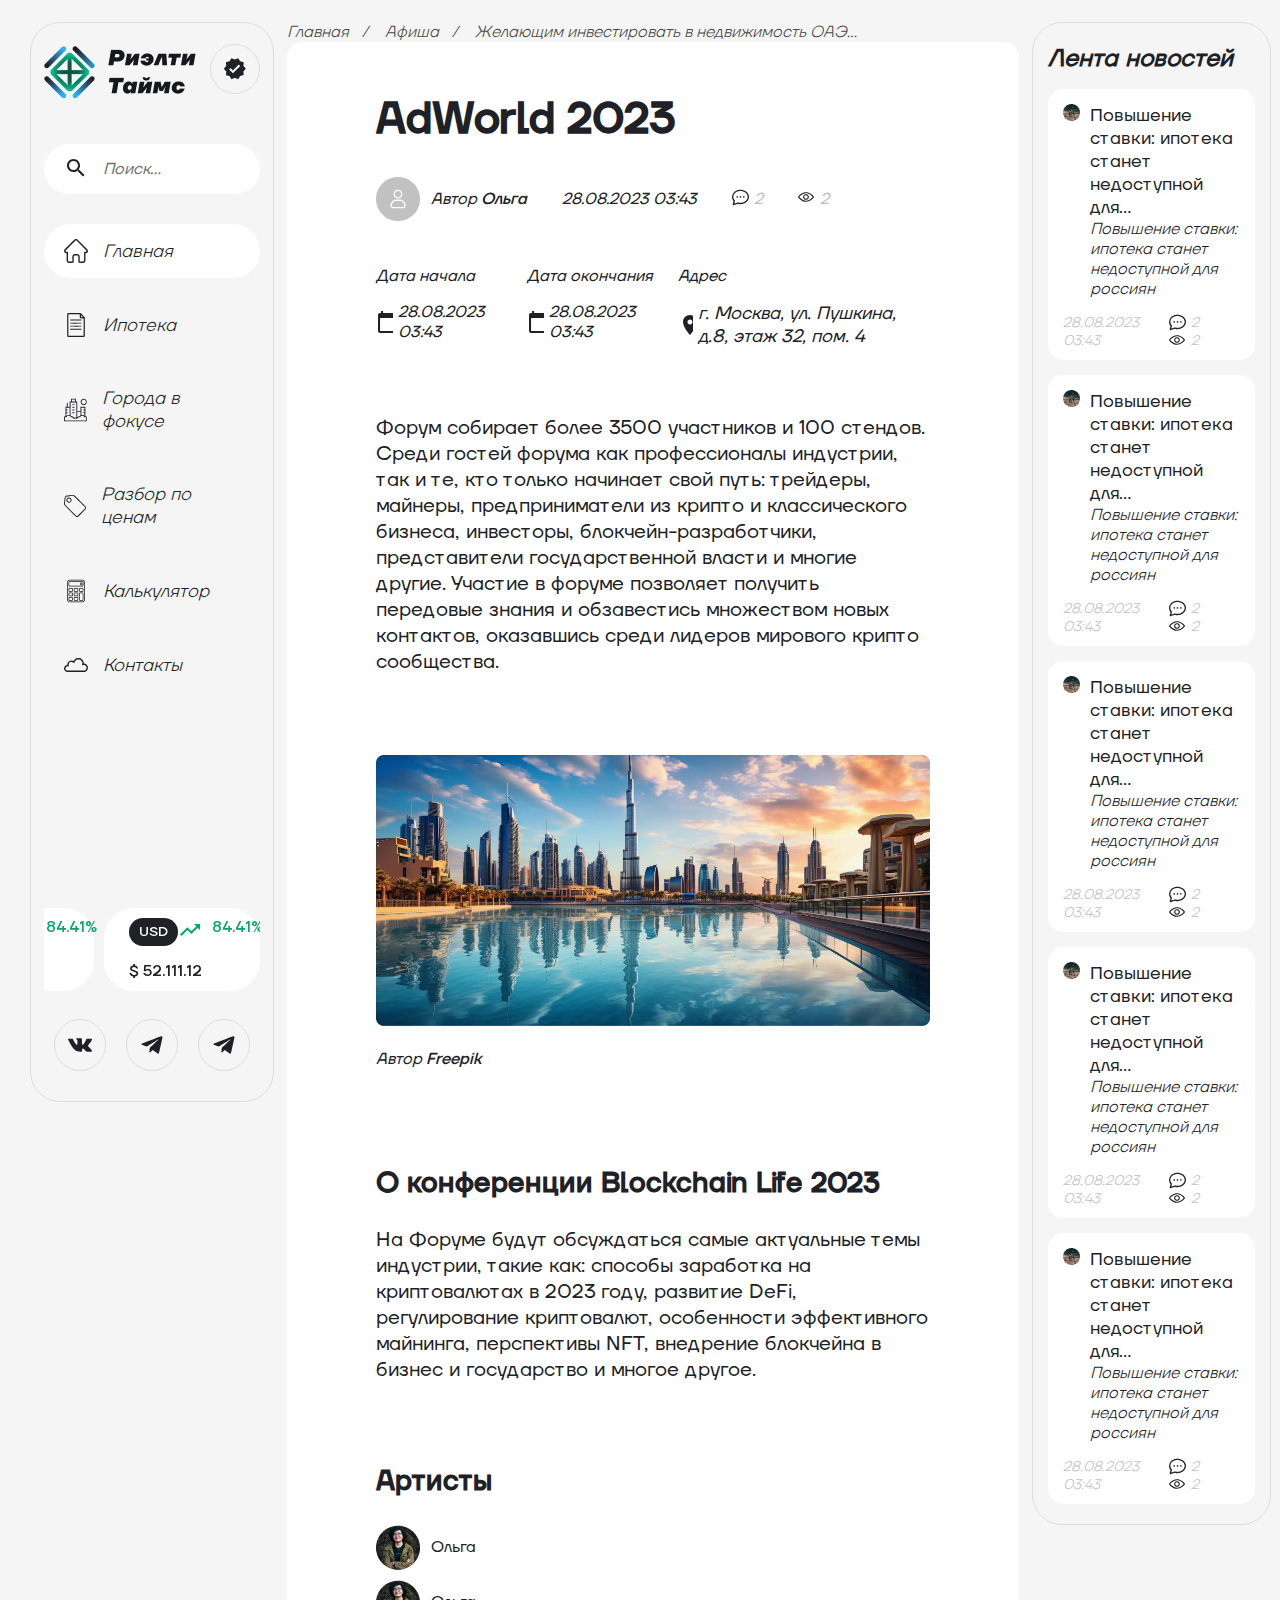
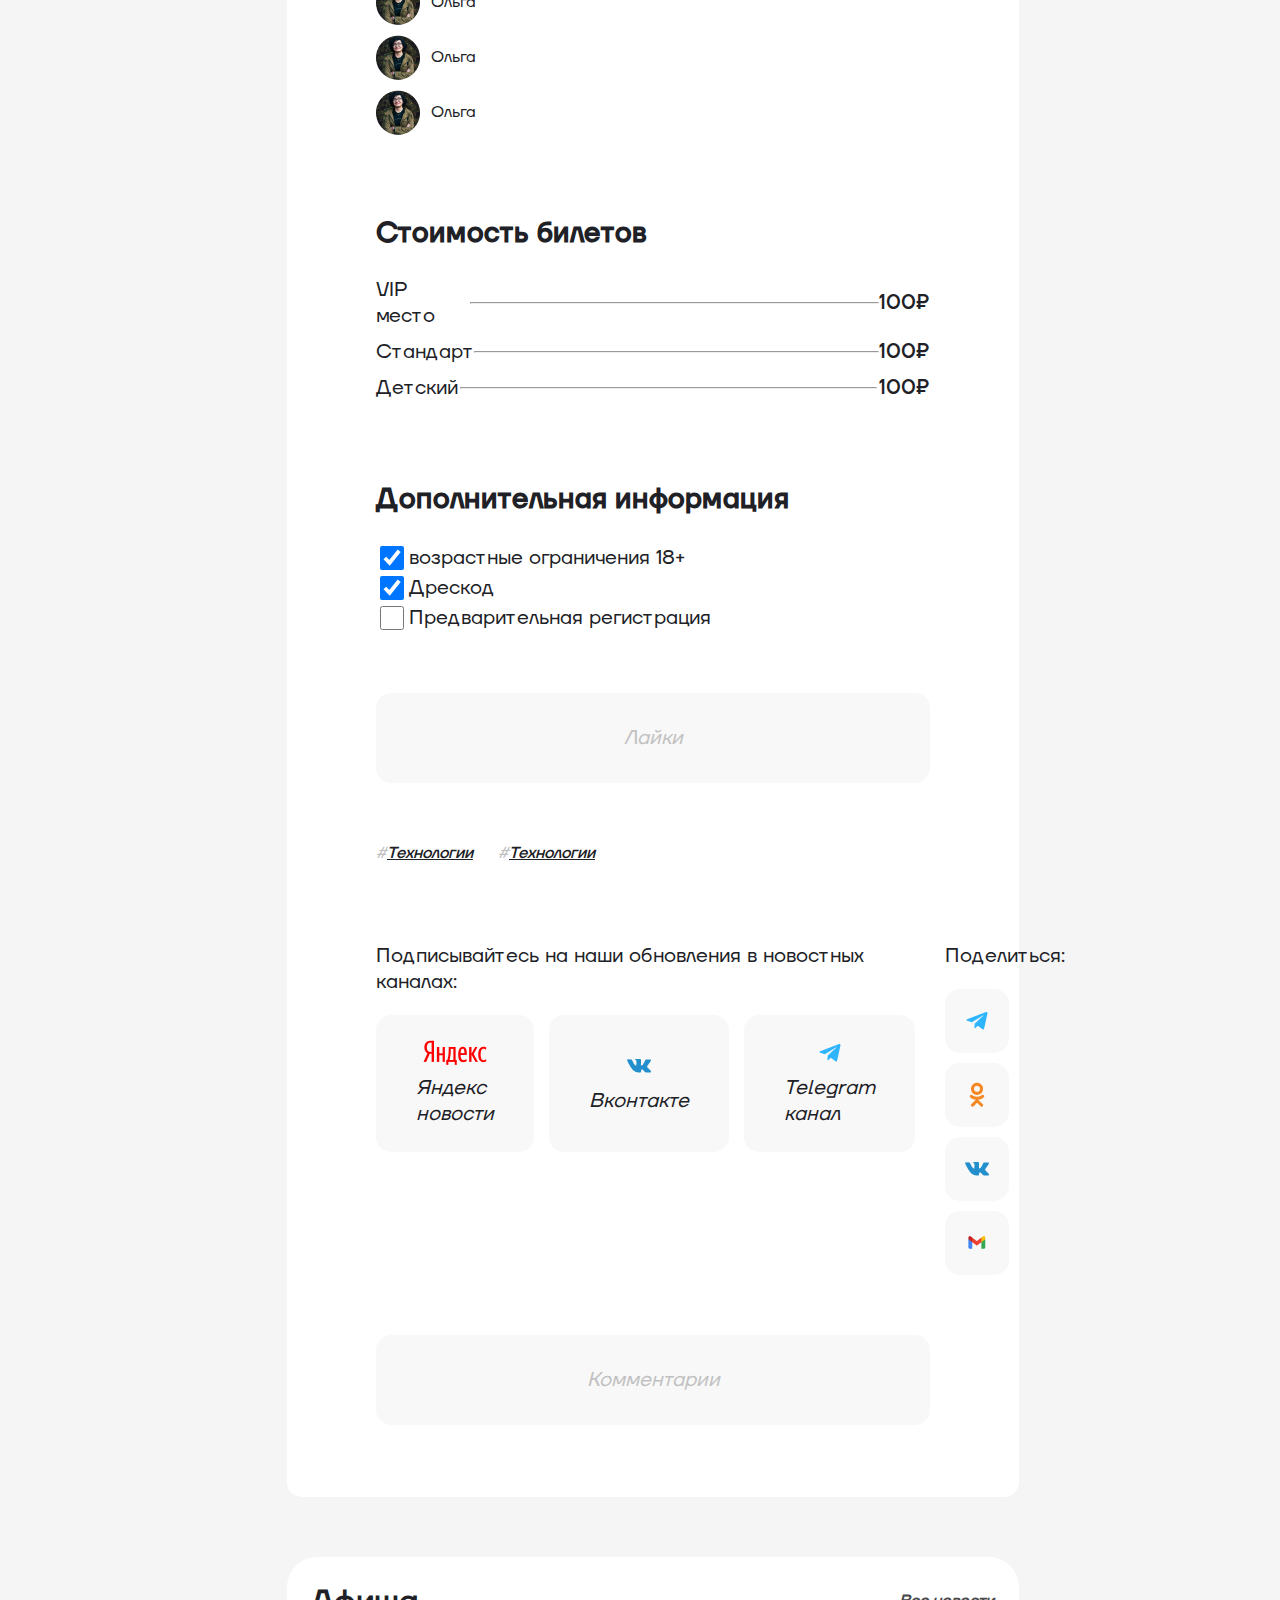
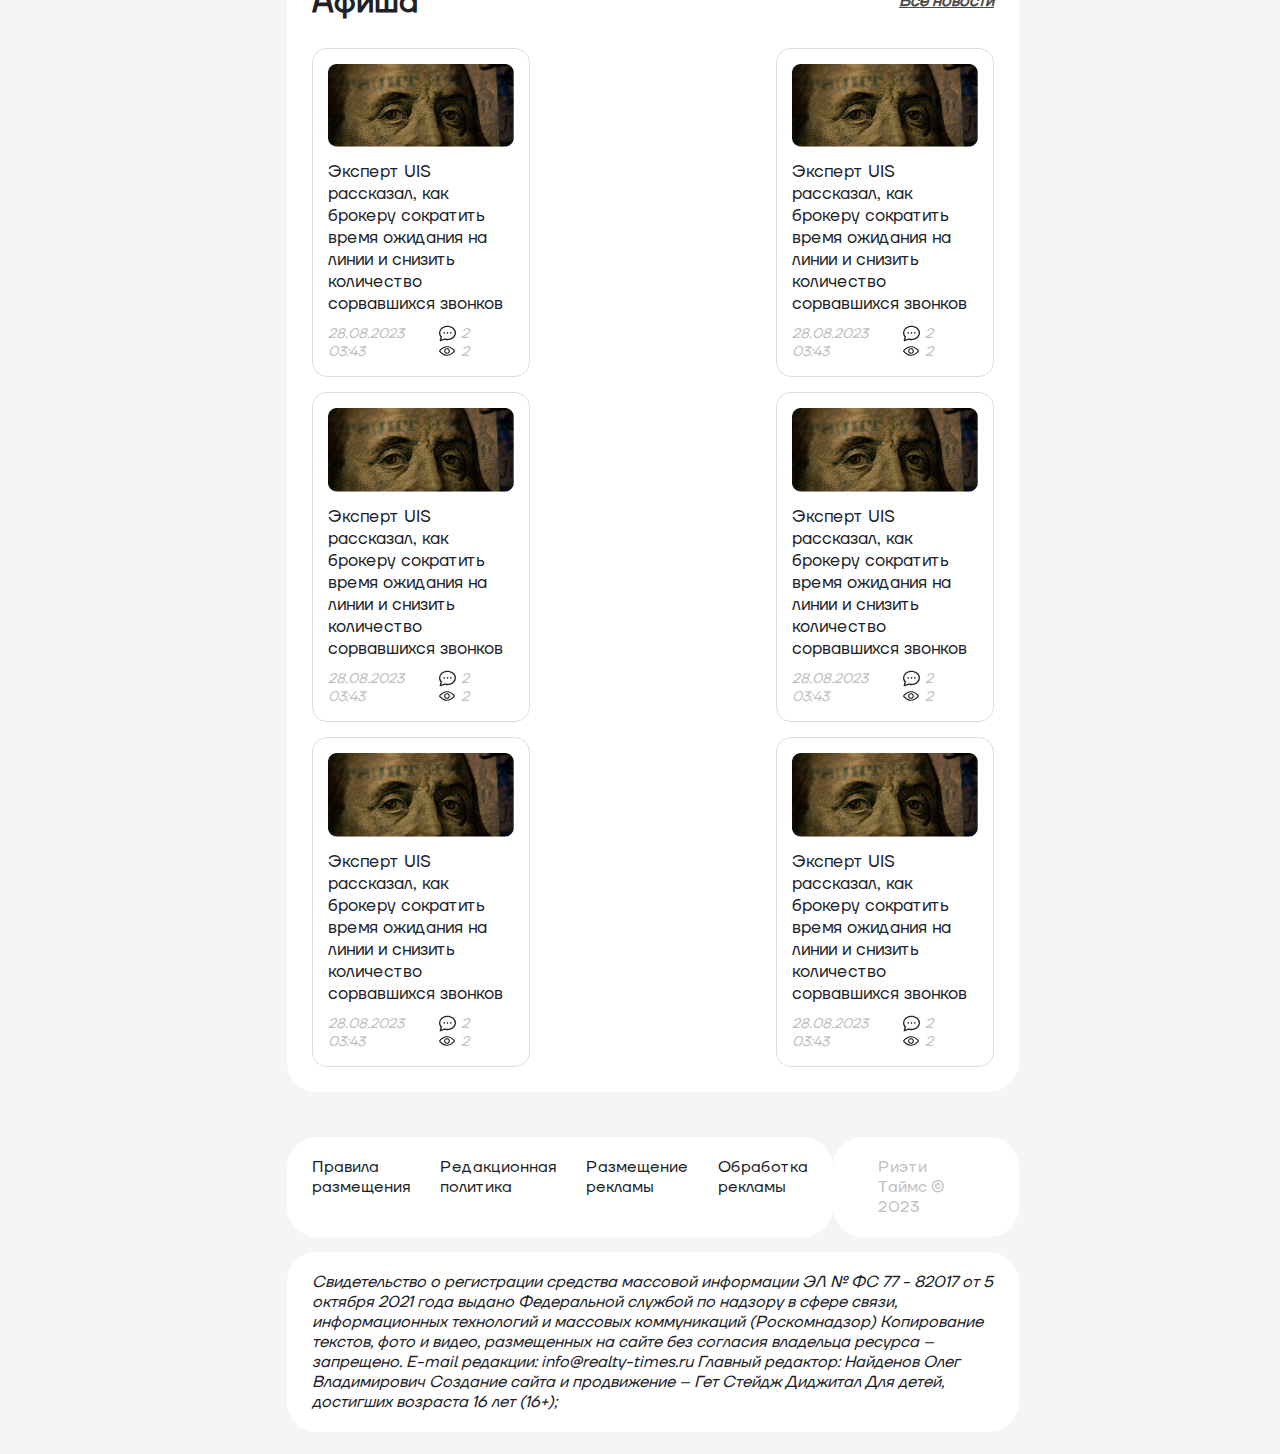
<file: afisha_inner.html>
<!DOCTYPE html>
<html lang="en">
<head>
    <meta charset="UTF-8">
    <title>Title</title>
    <link rel="stylesheet" href="css/slick-theme.css">
    <link rel="stylesheet" href="css/slick.css">
    <link rel="stylesheet" href="css/style.css">
</head>
<body>
<div class="page df j-spb">
    <aside class="aside__left">
        <div class="logo df j-spb">
            <a href="#"><img src="images/logo.png"></a>
            <div class="status df j-center a-center"><img src="images/icons/Verified.svg"></div>
        </div>
        <form class="search__form pr">
            <input type="text" class="search" placeholder="Поиск...">
            <span class="search__icon pa"></span>
        </form>
        <nav class="navbar">
            <ul class="menu df">
                <li class="menu__item active df"><a class="menu__link" href="#"><svg width="24" height="24" viewBox="0 0 24 24" fill="none" xmlns="http://www.w3.org/2000/svg">
                    <g clip-path="url(#clip0_14_4919)">
                        <path fill-rule="evenodd" clip-rule="evenodd" d="M11.2488 0.106898C11.1064 0.166523 10.8955 0.28132 10.7801 0.361945C10.6646 0.44257 8.28939 2.79354 5.50174 5.5863C0.811473 10.2852 0.422082 10.6872 0.283426 10.9745C-0.438168 12.4693 0.63452 14.1563 2.30664 14.1563H2.62493V17.904C2.62493 20.4411 2.64152 21.7319 2.67635 21.9001C2.70461 22.0367 2.80272 22.3067 2.89432 22.5C3.10643 22.9478 3.59214 23.448 4.02143 23.6608C4.59063 23.943 4.7575 23.9581 7.13327 23.9432C9.2118 23.9301 9.27818 23.9269 9.4038 23.8331C9.47496 23.7799 9.57668 23.6782 9.62983 23.607C9.72461 23.4801 9.72696 23.4171 9.74993 20.3484L9.77336 17.2191L9.91568 16.9885C10.093 16.7011 10.4552 16.4713 10.798 16.4287C10.9305 16.4122 11.5874 16.4057 12.2577 16.4142L13.4765 16.4297L13.7228 16.5662C13.9575 16.6962 14.1091 16.8512 14.2543 17.1094C14.3084 17.2056 14.3245 17.7861 14.3437 20.3521C14.3666 23.4171 14.369 23.4801 14.4638 23.607C14.5169 23.6782 14.6186 23.7799 14.6898 23.8331C14.8154 23.9269 14.8818 23.9301 16.9603 23.9432C19.3361 23.9581 19.503 23.943 20.0722 23.6608C20.5015 23.448 20.9872 22.9478 21.1993 22.5C21.2909 22.3067 21.389 22.0367 21.4173 21.9001C21.4521 21.7319 21.4687 20.4411 21.4687 17.904V14.1563H21.787C22.6684 14.1563 23.4368 13.6862 23.8157 12.9151C23.9748 12.5914 23.9765 12.5813 23.9765 11.9531C23.9765 10.8841 24.5155 11.5189 18.4983 5.50165C12.5153 -0.481336 13.1147 0.0326483 12.095 0.010992C11.5704 -0.000164246 11.4801 0.0100545 11.2488 0.106898ZM11.6952 1.45249C11.4232 1.58749 1.62213 11.4008 1.52514 11.6352C1.42718 11.8721 1.43458 12.0729 1.55013 12.3116C1.72422 12.6712 1.86855 12.7229 2.77399 12.75C3.625 12.7755 3.68538 12.7939 3.91108 13.0962C4.00661 13.2241 4.00802 13.2746 4.03118 17.4761L4.05461 21.7266L4.18455 21.9476C4.25604 22.0692 4.38785 22.2246 4.47743 22.293C4.79393 22.5344 4.86564 22.5426 6.6679 22.5448L8.34368 22.5469V19.9242C8.34368 18.2034 8.36135 17.2161 8.3951 17.0531C8.57716 16.1737 9.28793 15.4132 10.1952 15.127C10.5056 15.0291 10.6058 15.0235 12.0468 15.0235C13.4878 15.0235 13.588 15.0291 13.8984 15.127C14.8057 15.4132 15.5164 16.1737 15.6985 17.0531C15.7323 17.2161 15.7499 18.2034 15.7499 19.9242V22.5469H17.4081C19.201 22.5469 19.2982 22.5355 19.6246 22.2866C19.7096 22.2218 19.8376 22.0692 19.909 21.9476L20.039 21.7266L20.0624 17.4761C20.0856 13.2746 20.087 13.2241 20.1825 13.0961C20.4082 12.7939 20.4686 12.7755 21.3196 12.75C22.2251 12.7229 22.3694 12.6712 22.5435 12.3116C22.659 12.0729 22.6664 11.8721 22.5685 11.6352C22.4693 11.3955 12.6683 1.58491 12.3953 1.45212C12.1533 1.33441 11.933 1.33451 11.6952 1.45249Z" fill="#202126"/>
                    </g>
                    <defs>
                        <clipPath id="clip0_14_4919">
                            <rect width="24" height="24" fill="white"/>
                        </clipPath>
                    </defs>
                </svg>
                    Главная</a></li>
                <li class="menu__item"><a class="menu__link" href="#">
                    <svg width="24" height="24" viewBox="0 0 24 24" fill="none" xmlns="http://www.w3.org/2000/svg">
                        <path fill-rule="evenodd" clip-rule="evenodd" d="M4.14844 0.0579507C3.78722 0.187794 3.43795 0.498951 3.2693 0.841185L3.16406 1.0547V12V22.9453L3.27075 23.1619C3.40528 23.4349 3.68883 23.7177 3.97439 23.8637L4.19531 23.9766H12H19.8047L20.0256 23.8637C20.3112 23.7177 20.5947 23.4349 20.7293 23.1619L20.8359 22.9453L20.8478 13.7344L20.8595 4.52345L18.7853 2.26436L16.7109 0.00531006L10.5 0.00634131C6.17963 0.00709131 4.24627 0.0227944 4.14844 0.0579507ZM4.45313 1.31153C4.39097 1.35081 4.38281 2.58962 4.38281 12C4.38281 21.4104 4.39097 22.6492 4.45313 22.6885C4.54847 22.7488 19.4515 22.7488 19.5469 22.6885C19.6089 22.6493 19.6186 21.6283 19.6293 14.0408L19.6414 5.43751H17.9473C16.3091 5.43751 16.248 5.43428 16.0943 5.33922C15.795 5.15429 15.7969 5.16836 15.7969 3.11954V1.26564L10.1602 1.26634C6.68958 1.26681 4.49644 1.28415 4.45313 1.31153ZM17.0625 3.23439V4.17189H17.9378H18.8132L18.7198 4.06642C18.4066 3.71279 17.0945 2.29689 17.08 2.29689C17.0704 2.29689 17.0625 2.71876 17.0625 3.23439ZM6.31758 6.63559C6.05002 6.78081 6.00717 7.1394 6.23077 7.363L6.36778 7.50001H11.7847H17.2016L17.3474 7.36984C17.4563 7.27253 17.4943 7.19701 17.4978 7.07083C17.5035 6.86964 17.3839 6.6692 17.2211 6.60728C17.1486 6.57976 15.0524 6.56322 11.7743 6.56439C7.16278 6.56603 6.42811 6.57559 6.31758 6.63559ZM6.4372 9.68889C6.24666 9.72597 6.09375 9.93058 6.09375 10.1485C6.09375 10.4049 6.25509 10.5776 6.53147 10.6171C6.63877 10.6324 9.07852 10.6387 11.9531 10.6311C17.7048 10.6158 17.3148 10.6374 17.4623 10.3265C17.5037 10.2392 17.5215 10.126 17.5045 10.0583C17.4633 9.89425 17.2756 9.71997 17.1029 9.68542C16.9429 9.65345 6.60192 9.65678 6.4372 9.68889ZM6.23077 12.8402C5.99058 13.0803 6.07313 13.4815 6.38508 13.5902C6.48483 13.625 8.16202 13.6406 11.7975 13.6406C17.6175 13.6406 17.3305 13.6554 17.4584 13.3494C17.5406 13.1525 17.5053 12.9712 17.3556 12.8214L17.2372 12.7031H11.8025H6.36778L6.23077 12.8402ZM6.23934 15.886C6.12117 15.9964 6.09375 16.0591 6.09375 16.2188C6.09375 16.3784 6.12117 16.4411 6.23934 16.5515L6.38494 16.6875H11.7836C17.7796 16.6875 17.3263 16.7123 17.4665 16.3767C17.5232 16.2409 17.5232 16.1966 17.4665 16.0608C17.3263 15.7252 17.7796 15.75 11.7836 15.75H6.38494L6.23934 15.886Z" fill="#202126"/>
                    </svg>
                    Ипотека</a></li>
                <li class="menu__item"><a class="menu__link" href="#">
                    <svg width="24" height="24" viewBox="0 0 24 24" fill="none" xmlns="http://www.w3.org/2000/svg">
                        <g clip-path="url(#clip0_14_4930)">
                            <path fill-rule="evenodd" clip-rule="evenodd" d="M7.44952 0.137016L7.3125 0.274031V1.68389V3.09375H6.74639C6.18319 3.09375 6.17958 3.09445 6.04327 3.23077L5.90625 3.36778V6.04327V8.71875H4.89844H3.89062V6.74639V4.77403L3.75361 4.63702C3.56067 4.44408 3.28308 4.44408 3.09014 4.63702L2.95312 4.77403V6.74639V8.71875H2.38702C1.82381 8.71875 1.8202 8.71945 1.68389 8.85577L1.54688 8.99278V13.7767V18.5607L1.41797 18.5869C0.750797 18.7223 0.148734 18.9905 0.0562969 19.1933C0.0150469 19.2839 0 19.9058 0 21.5214V23.726L0.137016 23.863L0.274031 24H12.0026H23.7311L23.889 23.8326L24.0469 23.6652V21.4392C24.0469 20.0823 24.0299 19.2237 24.0034 19.2401C23.9795 19.2549 23.9462 19.224 23.9295 19.1714C23.8756 19.0015 23.2167 18.7157 22.582 18.5869L22.4531 18.5607V13.7767V8.99278L22.3161 8.85577L22.1791 8.71875H19.875H17.5709L17.4339 8.85577L17.2969 8.99278V10.9651V12.9375H15.5859H13.875V8.15264V3.36778L13.738 3.23077C13.6017 3.09445 13.5981 3.09375 13.0349 3.09375H12.4688V1.68389V0.274031L12.3317 0.137016L12.1947 0H9.89062H7.58653L7.44952 0.137016ZM20.1562 0.313453C19.4457 0.431156 18.6464 0.899672 18.1866 1.46789C17.7118 2.05477 17.4897 2.63161 17.4508 3.37955C17.38 4.73892 18.0795 5.93175 19.2891 6.51412C21.4727 7.56548 24 5.98209 24 3.5625C24 1.73142 22.5104 0.259406 20.6861 0.287625C20.4591 0.291141 20.2207 0.302766 20.1562 0.313453ZM8.25 2.01562V3.09375H9.89062H11.5312V2.01562V0.9375H9.89062H8.25V2.01562ZM20.2155 1.28972C19.0475 1.54345 18.2371 2.71448 18.4155 3.89062C18.6102 5.17387 19.8292 6.07355 21.0853 5.86097C22.0862 5.69161 22.8697 4.8945 23.022 3.89062C23.2021 2.70295 22.3877 1.53928 21.2002 1.28761C20.815 1.206 20.5987 1.20647 20.2155 1.28972ZM6.84408 10.9102L6.84441 17.7891L7.01217 17.9033C7.10447 17.9662 7.29089 18.1402 7.4265 18.2901C7.66866 18.5577 7.67756 18.5625 7.92637 18.5633C8.8658 18.5663 9.88809 19.1367 10.4579 19.9757L10.6383 20.2415L10.9793 20.1239C11.4219 19.9712 12.2103 19.9258 12.6445 20.0279L12.9375 20.0968V12.064V4.03125H9.89062H6.84375L6.84408 10.9102ZM8.85577 6.04327C8.74833 6.15075 8.71875 6.22228 8.71875 6.375C8.71875 6.52772 8.74833 6.59925 8.85577 6.70673L8.99278 6.84375H9.89062H10.7885L10.9255 6.70673C11.0329 6.59925 11.0625 6.52772 11.0625 6.375C11.0625 6.22228 11.0329 6.15075 10.9255 6.04327L10.7885 5.90625H9.89062H8.99278L8.85577 6.04327ZM8.85577 8.85577C8.74833 8.96325 8.71875 9.03478 8.71875 9.1875C8.71875 9.34022 8.74833 9.41175 8.85577 9.51923L8.99278 9.65625H9.89062H10.7885L10.9255 9.51923C11.0329 9.41175 11.0625 9.34022 11.0625 9.1875C11.0625 9.03478 11.0329 8.96325 10.9255 8.85577L10.7885 8.71875H9.89062H8.99278L8.85577 8.85577ZM2.48438 10.5938V11.5312H3.05048C3.61369 11.5312 3.6173 11.532 3.75361 11.6683C3.94655 11.8612 3.94655 12.1388 3.75361 12.3317C3.6173 12.468 3.61369 12.4688 3.05048 12.4688H2.48438V13.4062V14.3438H3.05048C3.61369 14.3438 3.6173 14.3445 3.75361 14.4808C3.94655 14.6737 3.94655 14.9513 3.75361 15.1442C3.6173 15.2805 3.61369 15.2812 3.05048 15.2812H2.48438V16.7205V18.1597L2.66016 17.9907C3.41798 17.2622 4.68197 16.9759 5.80078 17.2792L5.90625 17.3078V13.482V9.65625H4.19531H2.48438V10.5938ZM18.2344 13.4703V17.2843L18.5273 17.2157C18.9781 17.11 19.7044 17.1561 20.1962 17.3214C20.6191 17.4637 21.0599 17.7216 21.3398 17.9907L21.5156 18.1597V16.7205V15.2812H20.9495C20.3863 15.2812 20.3827 15.2805 20.2464 15.1442C20.139 15.0367 20.1094 14.9652 20.1094 14.8125C20.1094 14.6598 20.139 14.5883 20.2464 14.4808C20.3827 14.3445 20.3863 14.3438 20.9495 14.3438H21.5156V13.4062V12.4688H20.9495C20.3863 12.4688 20.3827 12.468 20.2464 12.3317C20.139 12.2242 20.1094 12.1527 20.1094 12C20.1094 11.8473 20.139 11.7758 20.2464 11.6683C20.3827 11.532 20.3863 11.5312 20.9495 11.5312H21.5156V10.5938V9.65625H19.875H18.2344V13.4703ZM8.85577 11.6683C8.74833 11.7758 8.71875 11.8473 8.71875 12C8.71875 12.1527 8.74833 12.2242 8.85577 12.3317L8.99278 12.4688H9.89062H10.7885L10.9255 12.3317C11.0329 12.2242 11.0625 12.1527 11.0625 12C11.0625 11.8473 11.0329 11.7758 10.9255 11.6683L10.7885 11.5312H9.89062H8.99278L8.85577 11.6683ZM13.875 16.7398V19.6047L14.0526 19.4442C14.6459 18.9083 15.4842 18.5625 16.1904 18.5625H16.4482L16.8726 18.1329L17.2969 17.7033V15.7891V13.875H15.5859H13.875V16.7398ZM8.85577 14.4808C8.74833 14.5883 8.71875 14.6598 8.71875 14.8125C8.71875 14.9652 8.74833 15.0367 8.85577 15.1442L8.99278 15.2812H9.89062H10.7885L10.9255 15.1442C11.0329 15.0367 11.0625 14.9652 11.0625 14.8125C11.0625 14.6598 11.0329 14.5883 10.9255 14.4808L10.7885 14.3438H9.89062H8.99278L8.85577 14.4808ZM4.38281 18.1486C3.81131 18.2568 3.23461 18.6562 2.88112 19.1886C2.78695 19.3305 2.67497 19.4626 2.63227 19.4824C2.58961 19.5021 2.32266 19.5211 2.03906 19.5246C1.69903 19.5287 1.42364 19.5597 1.23047 19.6154L0.9375 19.6999V21.3812V23.0625H12H23.0625V21.3812V19.6999L22.7695 19.616C22.5676 19.5582 22.3309 19.5337 22.0078 19.5371C21.75 19.5399 21.4828 19.5203 21.4141 19.4936C21.3454 19.4669 21.2123 19.3293 21.1184 19.1878C20.7344 18.6095 20.1622 18.238 19.4964 18.1349C18.6188 17.9989 17.7467 18.4026 17.227 19.1854C17.1339 19.3256 17.0051 19.4642 16.9408 19.4935C16.8764 19.5229 16.616 19.5469 16.3621 19.5469C16.0341 19.5469 15.8133 19.5738 15.5992 19.6399C14.9862 19.8292 14.3942 20.341 14.0905 20.944C13.8366 21.4483 13.7105 21.4788 13.0799 21.1883C12.3016 20.8298 11.6279 20.8313 10.9287 21.1932C10.5735 21.377 10.3403 21.4183 10.1707 21.3275C10.1218 21.3014 9.98662 21.0955 9.87014 20.8701C9.40303 19.9656 8.72344 19.5327 7.78125 19.5395C7.53633 19.5413 7.2787 19.5203 7.20872 19.493C7.13873 19.4655 7.01522 19.3399 6.93422 19.2136C6.61162 18.7109 5.98898 18.3065 5.31895 18.1646C4.95352 18.0872 4.72762 18.0833 4.38281 18.1486ZM0.0216563 21.4922C0.0217031 22.7297 0.02775 23.2292 0.0351094 22.6022C0.0425156 21.9752 0.0425156 20.9627 0.0351094 20.3522C0.0277031 19.7417 0.0216563 20.2547 0.0216563 21.4922Z" fill="#202126"/>
                        </g>
                        <defs>
                            <clipPath id="clip0_14_4930">
                                <rect width="24" height="24" fill="white"/>
                            </clipPath>
                        </defs>
                    </svg>
                    Города в фокусе</a></li>
                <li class="menu__item"><a class="menu__link" href="#">
                    <svg width="24" height="24" viewBox="0 0 24 24" fill="none" xmlns="http://www.w3.org/2000/svg">
                        <g clip-path="url(#clip0_14_4935)">
                            <path fill-rule="evenodd" clip-rule="evenodd" d="M5.85932 0.371977C4.22221 0.573867 2.79839 0.754336 2.69526 0.773039C2.59214 0.791742 2.34956 0.881836 2.1562 0.973242C1.44665 1.30859 0.883074 2.04813 0.754589 2.81248C0.726417 2.98005 0.543042 4.45662 0.347105 6.09373C-0.0394266 9.32318 -0.0447234 9.42959 0.144464 10.1519C0.268027 10.6237 0.504183 11.1338 0.768605 11.5003C0.883214 11.6591 3.65226 14.4581 6.92207 17.7203C13.3934 24.1767 13.0217 23.8344 13.6958 23.9577C14.0964 24.031 14.5132 23.9671 14.945 23.7661C15.2387 23.6295 15.5123 23.3661 19.4392 19.4392C23.3661 15.5123 23.6294 15.2388 23.7661 14.945C23.967 14.5132 24.0309 14.0965 23.9577 13.6958C23.8344 13.0217 24.1767 13.3935 17.7203 6.9221C14.4581 3.65229 11.6591 0.883242 11.5003 0.768633C11.1343 0.504539 10.6255 0.268899 10.147 0.141867C9.43181 -0.0479296 9.1356 -0.032039 5.85932 0.371977ZM5.97651 1.38255C4.42964 1.56996 3.04828 1.74682 2.90681 1.77555C2.4082 1.87685 1.89782 2.36918 1.78321 2.85935C1.75607 2.97537 1.5742 4.3992 1.37906 6.02341C0.984417 9.30752 0.975464 9.50191 1.19076 10.12C1.25714 10.3106 1.36687 10.5638 1.4346 10.6825C1.61198 10.9935 13.3665 22.7612 13.6171 22.8788C13.8456 22.9859 14.1927 22.9936 14.4272 22.8968C14.6692 22.7969 22.7536 14.7274 22.8787 14.4609C22.9916 14.2202 22.9917 13.8581 22.8788 13.6172C22.8179 13.4872 20.9593 11.6011 16.8212 7.47007C11.1875 1.84591 10.8338 1.50218 10.5373 1.36324C10.0873 1.1524 9.56662 1.03024 9.14479 1.03652C8.94914 1.03943 7.52339 1.19515 5.97651 1.38255ZM4.82807 2.93224C3.90089 3.13137 3.07846 3.85474 2.76445 4.74734C2.62082 5.15566 2.5867 5.91485 2.69362 6.32412C2.83209 6.85432 3.03717 7.2086 3.44526 7.6226C4.02576 8.21154 4.62426 8.45693 5.46089 8.4491C6.51539 8.43926 7.46015 7.83438 7.91751 6.87631C8.13084 6.4294 8.20307 6.12349 8.20307 5.66707C8.20307 3.89651 6.55528 2.56127 4.82807 2.93224ZM4.87068 3.97948C3.612 4.38218 3.2235 5.98174 4.15748 6.91573C5.2731 8.03135 7.16746 7.24741 7.17112 5.66866C7.17206 5.26249 7.07409 4.95016 6.84576 4.63127C6.40411 4.01454 5.59537 3.74763 4.87068 3.97948Z" fill="#202126"/>
                        </g>
                        <defs>
                            <clipPath id="clip0_14_4935">
                                <rect width="24" height="24" fill="white"/>
                            </clipPath>
                        </defs>
                    </svg>

                    Разбор по ценам</a></li>
                <li class="menu__item"><a class="menu__link" href="#">
                    <svg width="24" height="24" viewBox="0 0 24 24" fill="none" xmlns="http://www.w3.org/2000/svg">
                        <path fill-rule="evenodd" clip-rule="evenodd" d="M5.20312 0.785256C4.91948 0.833771 4.4835 1.00777 4.22203 1.17676C3.69666 1.51632 3.32147 2.00644 3.11077 2.62833C3.02677 2.87635 3.02344 3.23288 3.02344 12.0033V21.1205L3.13181 21.4341C3.40612 22.2281 4.0252 22.8472 4.81922 23.1215L5.13281 23.2299H12C18.5756 23.2299 18.8782 23.2262 19.125 23.1426C19.963 22.8587 20.5875 22.2466 20.8682 21.4341L20.9766 21.1205V12.0033V2.88615L20.8682 2.57255C20.6695 1.99758 20.214 1.41891 19.74 1.13954C19.627 1.07297 19.395 0.964131 19.2244 0.897662L18.9141 0.776771L12.1172 0.770959C8.37891 0.767771 5.26758 0.774193 5.20312 0.785256ZM5.18522 1.55508C4.89375 1.62413 4.4685 1.87463 4.2615 2.09916C4.15627 2.21335 4.00336 2.44772 3.9218 2.6199L3.77344 2.93302V12.0058V21.0785L3.94852 21.4327C4.15936 21.8594 4.43077 22.1251 4.86656 22.3315L5.17969 22.4799H12H18.8203L19.1334 22.3315C19.5692 22.1251 19.8406 21.8594 20.0515 21.4327L20.2266 21.0785V12.0058V2.93302L20.0782 2.6199C19.8718 2.18415 19.606 1.91269 19.1794 1.70185L18.8252 1.52677L12.0962 1.51937C8.13581 1.51501 5.29233 1.52972 5.18522 1.55508ZM5.25 2.3146C5.01994 2.38712 4.62755 2.79343 4.557 3.03221C4.47703 3.30296 4.47703 6.45371 4.557 6.72446C4.63308 6.98194 5.02139 7.37026 5.27887 7.44633C5.55839 7.52893 18.4416 7.52893 18.7211 7.44633C18.9786 7.37026 19.3669 6.98194 19.443 6.72446C19.523 6.45371 19.523 3.30296 19.443 3.03221C19.3669 2.77472 18.9786 2.38641 18.7211 2.31033C18.4578 2.23252 5.49736 2.23665 5.25 2.3146ZM5.36508 3.11841L5.25 3.23344V4.87833V6.52322L5.36508 6.63826L5.48011 6.75333H12H18.5199L18.6349 6.63826L18.75 6.52322V4.87833V3.23344L18.6349 3.11841L18.5199 3.00333H12H5.48011L5.36508 3.11841ZM16.875 3.4396C16.6449 3.51212 16.2525 3.91843 16.182 4.15721C16.1506 4.26333 16.125 4.58785 16.125 4.87833C16.125 5.16882 16.1506 5.49333 16.182 5.59946C16.2581 5.85694 16.6464 6.24526 16.9039 6.32133C17.3434 6.45118 17.6938 6.35963 18.025 6.02837C18.3216 5.73183 18.375 5.55624 18.375 4.87833C18.375 4.20043 18.3216 4.02483 18.025 3.7283C17.6952 3.39849 17.3113 3.30211 16.875 3.4396ZM16.9901 4.24341C16.8817 4.35174 16.875 4.38886 16.875 4.87833C16.875 5.3678 16.8817 5.40493 16.9901 5.51326C17.0626 5.58582 17.1587 5.62833 17.25 5.62833C17.3413 5.62833 17.4374 5.58582 17.5099 5.51326C17.6183 5.40493 17.625 5.3678 17.625 4.87833C17.625 4.38886 17.6183 4.35174 17.5099 4.24341C17.4374 4.17085 17.3413 4.12833 17.25 4.12833C17.1587 4.12833 17.0626 4.17085 16.9901 4.24341ZM5.25 9.0646C5.01994 9.13712 4.62755 9.54343 4.557 9.78221C4.47984 10.0433 4.47984 11.7134 4.557 11.9745C4.63308 12.2319 5.02139 12.6203 5.27887 12.6963C5.5462 12.7753 7.9538 12.7753 8.22113 12.6963C8.47861 12.6203 8.86692 12.2319 8.943 11.9745C9.02016 11.7134 9.02016 10.0433 8.943 9.78221C8.86692 9.52472 8.47861 9.13641 8.22113 9.06033C7.96969 8.98604 5.48794 8.9896 5.25 9.0646ZM10.5 9.0646C10.2699 9.13712 9.87755 9.54343 9.807 9.78221C9.72984 10.0433 9.72984 11.7134 9.807 11.9745C9.88308 12.2319 10.2714 12.6203 10.5289 12.6963C10.7962 12.7753 13.2038 12.7753 13.4711 12.6963C13.5927 12.6604 13.7513 12.552 13.9 12.4034C14.0487 12.2547 14.1571 12.096 14.193 11.9745C14.2702 11.7134 14.2702 10.0433 14.193 9.78221C14.1169 9.52472 13.7286 9.13641 13.4711 9.06033C13.2197 8.98604 10.7379 8.9896 10.5 9.0646ZM15.75 9.0646C15.5199 9.13712 15.1275 9.54343 15.057 9.78221C15.0209 9.90441 15 10.3062 15 10.8783C15 11.4504 15.0209 11.8523 15.057 11.9745C15.1331 12.2319 15.5214 12.6203 15.7789 12.6963C16.0462 12.7753 18.4538 12.7753 18.7211 12.6963C18.8427 12.6604 19.0013 12.552 19.15 12.4034C19.2987 12.2547 19.4071 12.096 19.443 11.9745C19.5202 11.7134 19.5202 10.0433 19.443 9.78221C19.3669 9.52472 18.9786 9.13641 18.7211 9.06033C18.4697 8.98604 15.9879 8.9896 15.75 9.0646ZM5.36508 9.86841C5.25094 9.98251 5.25 9.99071 5.25 10.8783C5.25 11.766 5.25094 11.7742 5.36508 11.8883L5.48011 12.0033H6.75H8.01989L8.13492 11.8883C8.24906 11.7742 8.25 11.766 8.25 10.8783C8.25 9.99071 8.24906 9.98251 8.13492 9.86841L8.01989 9.75333H6.75H5.48011L5.36508 9.86841ZM10.6151 9.86841C10.5009 9.98251 10.5 9.99071 10.5 10.8783C10.5 11.766 10.5009 11.7742 10.6151 11.8883L10.7301 12.0033H12H13.2699L13.3849 11.8883C13.4991 11.7742 13.5 11.766 13.5 10.8783C13.5 9.99071 13.4991 9.98251 13.3849 9.86841L13.2699 9.75333H12H10.7301L10.6151 9.86841ZM15.8651 9.86841C15.7509 9.98251 15.75 9.99071 15.75 10.8783C15.75 11.766 15.7509 11.7742 15.8651 11.8883L15.9801 12.0033H17.25H18.5199L18.6349 11.8883C18.7491 11.7742 18.75 11.766 18.75 10.8783C18.75 9.99071 18.7491 9.98251 18.6349 9.86841L18.5199 9.75333H17.25H15.9801L15.8651 9.86841ZM5.25 13.5646C5.01994 13.6371 4.62755 14.0434 4.557 14.2822C4.47984 14.5433 4.47984 16.2134 4.557 16.4745C4.63308 16.7319 5.02139 17.1203 5.27887 17.1963C5.5462 17.2753 7.9538 17.2753 8.22113 17.1963C8.47861 17.1203 8.86692 16.7319 8.943 16.4745C9.02016 16.2134 9.02016 14.5433 8.943 14.2822C8.86692 14.0247 8.47861 13.6364 8.22113 13.5603C7.96969 13.486 5.48794 13.4896 5.25 13.5646ZM10.5 13.5646C10.2699 13.6371 9.87755 14.0434 9.807 14.2822C9.72984 14.5433 9.72984 16.2134 9.807 16.4745C9.88308 16.7319 10.2714 17.1203 10.5289 17.1963C10.7962 17.2753 13.2038 17.2753 13.4711 17.1963C13.5927 17.1604 13.7513 17.052 13.9 16.9034C14.0487 16.7547 14.1571 16.596 14.193 16.4745C14.2702 16.2134 14.2702 14.5433 14.193 14.2822C14.1169 14.0247 13.7286 13.6364 13.4711 13.5603C13.2197 13.486 10.7379 13.4896 10.5 13.5646ZM15.75 13.5646C15.5199 13.6371 15.1275 14.0434 15.057 14.2822C14.9753 14.5585 14.9753 20.6981 15.057 20.9745C15.1331 21.2319 15.5214 21.6203 15.7789 21.6963C16.0462 21.7753 18.4538 21.7753 18.7211 21.6963C18.9786 21.6203 19.3669 21.2319 19.443 20.9745C19.5247 20.6981 19.5247 14.5585 19.443 14.2822C19.3669 14.0247 18.9786 13.6364 18.7211 13.5603C18.4697 13.486 15.9879 13.4896 15.75 13.5646ZM5.36508 14.3684C5.25094 14.4825 5.25 14.4907 5.25 15.3783C5.25 16.266 5.25094 16.2742 5.36508 16.3883L5.48011 16.5033H6.75H8.01989L8.13492 16.3883C8.24906 16.2742 8.25 16.266 8.25 15.3783C8.25 14.4907 8.24906 14.4825 8.13492 14.3684L8.01989 14.2533H6.75H5.48011L5.36508 14.3684ZM10.6151 14.3684C10.5009 14.4825 10.5 14.4907 10.5 15.3783C10.5 16.266 10.5009 16.2742 10.6151 16.3883L10.7301 16.5033H12H13.2699L13.3849 16.3883C13.4991 16.2742 13.5 16.266 13.5 15.3783C13.5 14.4907 13.4991 14.4825 13.3849 14.3684L13.2699 14.2533H12H10.7301L10.6151 14.3684ZM15.8651 14.3684L15.75 14.4834V17.6283V20.7732L15.8651 20.8883L15.9801 21.0033H17.25H18.5199L18.6349 20.8883L18.75 20.7732V17.6283V14.4834L18.6349 14.3684L18.5199 14.2533H17.25H15.9801L15.8651 14.3684ZM5.25 18.0646C5.01994 18.1371 4.62755 18.5434 4.557 18.7822C4.47984 19.0433 4.47984 20.7134 4.557 20.9745C4.63308 21.2319 5.02139 21.6203 5.27887 21.6963C5.5462 21.7753 7.9538 21.7753 8.22113 21.6963C8.47861 21.6203 8.86692 21.2319 8.943 20.9745C9.02016 20.7134 9.02016 19.0433 8.943 18.7822C8.86692 18.5247 8.47861 18.1364 8.22113 18.0603C7.96969 17.986 5.48794 17.9896 5.25 18.0646ZM10.5 18.0646C10.2699 18.1371 9.87755 18.5434 9.807 18.7822C9.72984 19.0433 9.72984 20.7134 9.807 20.9745C9.88308 21.2319 10.2714 21.6203 10.5289 21.6963C10.7962 21.7753 13.2038 21.7753 13.4711 21.6963C13.5927 21.6604 13.7513 21.552 13.9 21.4034C14.0487 21.2547 14.1571 21.096 14.193 20.9745C14.2702 20.7134 14.2702 19.0433 14.193 18.7822C14.1169 18.5247 13.7286 18.1364 13.4711 18.0603C13.2197 17.986 10.7379 17.9896 10.5 18.0646ZM5.36508 18.8684C5.25094 18.9825 5.25 18.9907 5.25 19.8783C5.25 20.766 5.25094 20.7742 5.36508 20.8883L5.48011 21.0033H6.75H8.01989L8.13492 20.8883C8.24906 20.7742 8.25 20.766 8.25 19.8783C8.25 18.9907 8.24906 18.9825 8.13492 18.8684L8.01989 18.7533H6.75H5.48011L5.36508 18.8684ZM10.6151 18.8684C10.5009 18.9825 10.5 18.9907 10.5 19.8783C10.5 20.766 10.5009 20.7742 10.6151 20.8883L10.7301 21.0033H12H13.2699L13.3849 20.8883C13.4991 20.7742 13.5 20.766 13.5 19.8783C13.5 18.9907 13.4991 18.9825 13.3849 18.8684L13.2699 18.7533H12H10.7301L10.6151 18.8684Z" fill="#202126"/>
                    </svg>
                    Калькулятор</a></li>
                <li class="menu__item"><a class="menu__link" href="#">
                    <svg width="24" height="24" viewBox="0 0 24 24" fill="none" xmlns="http://www.w3.org/2000/svg">
                        <g clip-path="url(#clip0_14_4945)">
                            <path fill-rule="evenodd" clip-rule="evenodd" d="M13.875 4.99506C13.8105 5.00608 13.6102 5.03894 13.4297 5.06805C12.7553 5.17689 11.8165 5.56356 11.2969 5.94658C10.6694 6.40909 10.1138 7.01772 9.74901 7.64233L9.55847 7.96862L9.38179 7.87848C9.09379 7.73158 8.48878 7.55556 8.06672 7.49589C6.47198 7.27047 4.80904 8.07522 3.92076 9.50228C3.76134 9.7584 3.49589 10.409 3.42295 10.7225C3.3915 10.8578 3.35198 11.1623 3.3352 11.3992L3.30469 11.83L2.97656 11.8862C1.60856 12.121 0.491623 13.1533 0.111607 14.534C0.0525918 14.7484 0.028498 15.0057 0.028498 15.4219C0.028498 15.838 0.0525918 16.0953 0.111607 16.3098C0.510045 17.7575 1.68919 18.7932 3.1574 18.9853C3.41864 19.0195 6.20081 19.0308 11.9766 19.0212L20.4141 19.0073L20.7693 18.9061C21.8794 18.5897 22.7306 17.9738 23.3332 17.0507C23.6124 16.6229 23.7879 16.1859 23.9068 15.6218L23.9934 15.211L24.0049 15.4922C24.0154 15.7497 24.018 15.7557 24.0348 15.5638C24.0652 15.2186 23.9629 14.1592 23.8605 13.7578C23.677 13.0394 23.2228 12.2566 22.7024 11.7619C21.9917 11.0863 21.0928 10.6731 20.1808 10.6029L19.7578 10.5703L19.7272 10.1352C19.6651 9.25319 19.4902 8.5937 19.1348 7.90244C18.3822 6.43834 17.0374 5.42172 15.4143 5.08994C15.0548 5.01648 14.0956 4.95733 13.875 4.99506ZM13.6736 6.44626C12.4087 6.68608 11.2968 7.55083 10.7757 8.70011C10.6704 8.93228 10.2656 10.2016 10.2656 10.2996C10.2656 10.3232 10.0911 10.1768 9.54028 9.69076C8.94473 9.16525 8.41326 8.92886 7.7069 8.87528C6.38278 8.77487 5.10178 9.72348 4.80609 11.0234C4.68656 11.549 4.71197 12 4.90331 12.75C4.99626 13.1141 5.06315 13.4213 5.05195 13.4324C5.04079 13.4436 4.80126 13.4087 4.51973 13.355C3.35283 13.1321 2.66278 13.2792 2.06353 13.8784C1.63814 14.3038 1.43001 14.8109 1.43001 15.4219C1.43001 16.3971 2.004 17.181 2.96278 17.5151C3.20048 17.5979 3.5708 17.6016 11.7422 17.6016H20.2734L20.6739 17.4581C21.4098 17.1946 21.9611 16.7154 22.2869 16.0561C22.997 14.6189 22.383 12.8897 20.9297 12.2342C20.2618 11.933 19.6735 11.9132 18.6799 12.1587C18.3191 12.2479 18.0163 12.3132 18.007 12.3039C17.9977 12.2946 18.0579 11.9852 18.1408 11.6162C18.3868 10.5212 18.3797 9.86561 18.1136 9.08312C17.6842 7.82092 16.6291 6.83917 15.3516 6.51315C14.8529 6.38589 14.1416 6.35753 13.6736 6.44626ZM0.0163574 15.4219C0.0163574 15.641 0.0244668 15.7307 0.0343105 15.6211C0.0442012 15.5116 0.0442012 15.3322 0.0343105 15.2227C0.0244668 15.1131 0.0163574 15.2027 0.0163574 15.4219Z" fill="#202126"/>
                        </g>
                        <defs>
                            <clipPath id="clip0_14_4945">
                                <rect width="24" height="24" fill="white"/>
                            </clipPath>
                        </defs>
                    </svg>

                    Контакты</a></li>
            </ul>
        </nav>
        <div class="rate__slider a-center df j-center">
            <div class="rate__item">
                <div class="rate__info df j-spb">
                    <div class="rate__name">USD</div>
                    <div class="rate__action"><span class="rate__up"><svg width="24" height="24" viewBox="0 0 24 24" fill="none" xmlns="http://www.w3.org/2000/svg">
<g clip-path="url(#clip0_14_5083)">
<path d="M16 6L18.29 8.29L13.41 13.17L9.41 9.17L2 16.59L3.41 18L9.41 12L13.41 16L19.71 9.71L22 12V6H16Z" fill="#202126"/>
</g>
<defs>
<clipPath id="clip0_14_5083">
<rect width="24" height="24" fill="white"/>
</clipPath>
</defs>
</svg>
</span>84.41%</div>
                </div>
                <div class="rate__value">$
                    52.111.12
                </div>
            </div>
            <div class="rate__item">
                <div class="rate__info df j-spb">
                    <div class="rate__name">USD</div>
                    <div class="rate__action"><span class="rate__up"><svg width="24" height="24" viewBox="0 0 24 24" fill="none" xmlns="http://www.w3.org/2000/svg">
<g clip-path="url(#clip0_14_5083)">
<path d="M16 6L18.29 8.29L13.41 13.17L9.41 9.17L2 16.59L3.41 18L9.41 12L13.41 16L19.71 9.71L22 12V6H16Z" fill="#202126"/>
</g>
<defs>
<clipPath id="clip0_14_5083">
<rect width="24" height="24" fill="white"/>
</clipPath>
</defs>
</svg>
</span>84.41%</div>
                </div>
                <div class="rate__value">$
                    52.111.12
                </div>
            </div>
            <div class="rate__item">
                <div class="rate__info df j-spb">
                    <div class="rate__name">USD</div>
                    <div class="rate__action"><span class="rate__up"><svg width="24" height="24" viewBox="0 0 24 24" fill="none" xmlns="http://www.w3.org/2000/svg">
<g clip-path="url(#clip0_14_5083)">
<path d="M16 6L18.29 8.29L13.41 13.17L9.41 9.17L2 16.59L3.41 18L9.41 12L13.41 16L19.71 9.71L22 12V6H16Z" fill="#202126"/>
</g>
<defs>
<clipPath id="clip0_14_5083">
<rect width="24" height="24" fill="white"/>
</clipPath>
</defs>
</svg>
</span>84.41%</div>
                </div>
                <div class="rate__value">$
                    52.111.12
                </div>
            </div>

        </div>
        <ul class="social__links df a-center j-center">
            <li class="social__item"> <a href="" class="social__icon  df a-center j-center"><svg width="24" height="24" viewBox="0 0 24 24" fill="none" xmlns="http://www.w3.org/2000/svg">
                <g clip-path="url(#clip0_14_5038)">
                    <path fill-rule="evenodd" clip-rule="evenodd" d="M8.80352 5.26871C8.68249 5.30128 8.54538 5.35674 8.49883 5.39199C8.30036 5.54218 8.09692 5.75086 8.03641 5.86636C7.95667 6.01857 7.99656 6.06066 8.29671 6.14096C8.76316 6.26569 9.06349 6.51225 9.23303 6.90966C9.39986 7.30055 9.48447 8.2943 9.451 9.46875C9.41116 10.8662 9.29224 11.4423 8.99135 11.6955C8.82846 11.8326 8.68113 11.8427 8.44469 11.7332C7.78797 11.4291 6.307 9.16599 5.4137 7.10157C4.9555 6.04266 4.79547 5.82352 4.40313 5.71786C4.27361 5.68299 3.59121 5.67094 2.30486 5.68074C0.197643 5.69686 0.171018 5.70057 0.0482051 5.997C-0.0422637 6.21549 0.0172207 6.41466 0.45508 7.35938C2.71624 12.2379 4.91538 15.5157 6.95435 17.0467C8.55892 18.2514 10.1502 18.7642 12.3048 18.7707C13.8344 18.7754 13.9405 18.6935 14.0618 17.4141C14.1729 16.2431 14.5238 15.6068 15.0564 15.6104C15.3847 15.6126 15.6063 15.7716 16.3126 16.512C17.8464 18.1198 18.0422 18.3006 18.4719 18.5063C18.7249 18.6275 18.9887 18.7139 19.2044 18.7463C19.6316 18.8104 23.2127 18.8145 23.4337 18.7511C23.7642 18.6563 23.9567 18.3681 23.9624 17.9593C23.9713 17.3315 23.3803 16.5284 21.6293 14.7891C20.9285 14.093 20.2957 13.4317 20.223 13.3195C20.0328 13.0262 20.0375 12.7282 20.2384 12.3274C20.3222 12.1602 20.888 11.359 21.4958 10.5469C22.7587 8.85933 23.292 8.07891 23.5949 7.47478C23.817 7.03172 24.0509 6.312 24.0415 6.10022C24.0376 6.01097 24.0298 6.00099 24.0136 6.06432C23.9932 6.14368 23.9857 6.14143 23.9357 6.04111C23.9053 5.98003 23.786 5.87728 23.6707 5.81269L23.461 5.69532H21.1407C19.009 5.69532 18.8081 5.70207 18.6685 5.77833C18.4649 5.88961 18.4218 5.96316 18.0264 6.87666C17.4222 8.27241 16.8746 9.29344 16.2336 10.2197C15.8256 10.8091 15.19 11.5494 14.9842 11.675C14.6113 11.9023 14.2544 11.6789 14.0476 11.0887C14.0155 10.9974 13.9878 10.0335 13.9713 8.4375C13.9462 6.0083 13.9423 5.92294 13.8459 5.71444C13.7403 5.48607 13.5778 5.34553 13.3173 5.25718C13.0834 5.17782 9.10333 5.18799 8.80352 5.26871ZM0.0109863 6.1875C0.0109863 6.27774 0.0206426 6.31468 0.0324082 6.26953C0.0442207 6.22439 0.0442207 6.15061 0.0324082 6.10547C0.0206426 6.06033 0.0109863 6.09727 0.0109863 6.1875Z" fill="#202126"/>
                </g>
                <defs>
                    <clipPath id="clip0_14_5038">
                        <rect width="24" height="24" fill="white"/>
                    </clipPath>
                </defs>
            </svg>
            </a></li>
            <li class="social__item"> <a href="" class="social__icon  df a-center j-center">
                <svg width="24" height="24" viewBox="0 0 24 24" fill="none" xmlns="http://www.w3.org/2000/svg">
                    <path fill-rule="evenodd" clip-rule="evenodd" d="M21.0468 3.26747C20.0714 3.62377 1.94916 10.5803 1.85161 10.6359C1.41567 10.8844 1.38577 11.5189 1.79723 11.7886C1.91522 11.8659 6.67027 13.5 6.77723 13.5C6.81023 13.5 9.39633 11.935 12.5241 10.0223C15.6518 8.10962 18.2658 6.53616 18.333 6.5258C18.5468 6.49285 18.5395 6.63722 18.316 6.86579C18.2066 6.97772 16.2398 8.79465 13.9452 10.9034C11.3867 13.2548 9.76847 14.7747 9.76069 14.8336C9.75375 14.8865 9.67645 15.9106 9.58898 17.1094C9.41714 19.4644 9.41677 19.4515 9.66469 19.5905C9.75708 19.6423 9.82209 19.649 9.90989 19.6156C9.97561 19.5907 10.6412 18.9729 11.3889 18.2429C12.2934 17.3596 12.7683 16.9272 12.8078 16.9508C12.8404 16.9702 13.9452 17.8028 15.2629 18.801C16.5805 19.7991 17.7283 20.6518 17.8133 20.6958C17.9243 20.7532 18.0443 20.7703 18.2376 20.7563C18.5834 20.7313 18.8568 20.5587 18.9864 20.2836C19.1031 20.0359 22.4999 4.61119 22.4999 4.32891C22.4999 3.73458 21.9802 3.22951 21.3774 3.23808C21.2342 3.2401 21.0855 3.25332 21.0468 3.26747Z" fill="#202126"/>
                </svg>

            </a></li>
            <li class="social__item"> <a href="" class="social__icon df a-center j-center">
                <svg width="24" height="24" viewBox="0 0 24 24" fill="none" xmlns="http://www.w3.org/2000/svg">
                    <path fill-rule="evenodd" clip-rule="evenodd" d="M21.0468 3.26747C20.0714 3.62377 1.94916 10.5803 1.85161 10.6359C1.41567 10.8844 1.38577 11.5189 1.79723 11.7886C1.91522 11.8659 6.67027 13.5 6.77723 13.5C6.81023 13.5 9.39633 11.935 12.5241 10.0223C15.6518 8.10962 18.2658 6.53616 18.333 6.5258C18.5468 6.49285 18.5395 6.63722 18.316 6.86579C18.2066 6.97772 16.2398 8.79465 13.9452 10.9034C11.3867 13.2548 9.76847 14.7747 9.76069 14.8336C9.75375 14.8865 9.67645 15.9106 9.58898 17.1094C9.41714 19.4644 9.41677 19.4515 9.66469 19.5905C9.75708 19.6423 9.82209 19.649 9.90989 19.6156C9.97561 19.5907 10.6412 18.9729 11.3889 18.2429C12.2934 17.3596 12.7683 16.9272 12.8078 16.9508C12.8404 16.9702 13.9452 17.8028 15.2629 18.801C16.5805 19.7991 17.7283 20.6518 17.8133 20.6958C17.9243 20.7532 18.0443 20.7703 18.2376 20.7563C18.5834 20.7313 18.8568 20.5587 18.9864 20.2836C19.1031 20.0359 22.4999 4.61119 22.4999 4.32891C22.4999 3.73458 21.9802 3.22951 21.3774 3.23808C21.2342 3.2401 21.0855 3.25332 21.0468 3.26747Z" fill="#202126"/>
                </svg>

            </a></li>
        </ul>
    </aside>
    <main>
        <div class="breadcrumbs">
            <ul class="breadcrumbs__list df">
                <li class="breadcrumbs__item df pr"><a href="">Главная</a></li>
                <li class="breadcrumbs__item df pr"><a href="">Афиша</a></li>
                <li class="breadcrumbs__item df">Желающим инвестировать в недвижимость ОАЭ...</li>
            </ul>
        </div>

        <div class="page__content afisha__inner">
            <h1 class="page__content-title">AdWorld 2023</h1>

            <div class="page__content-action df ">
                <div class="page__content-author df a-center">
                    <img src="images/none-img.png">
                    <p><span>Автор </span> Ольга</p>
                </div>
                <div class="page__content-date">28.08.2023 03:43</div>
                <div class="page__content-comment comments__icon">2</div>
                <div class="page__content-seen seen__icon">2</div>
            </div>
            <div class="page__content-timing df  ">
                <div class="page__content-start  a-center">
                    <p>Дата начала</p>
                    <div class="page__content-date df a-center"><span class="calendar__icon"></span>28.08.2023 03:43</div>
                </div>
                <div class="page__content-end  a-center">
                    <p>Дата окончания</p>
                    <div class="page__content-date df a-center"><span class="calendar__icon"></span>28.08.2023 03:43</div>
                </div>
                <div class="page__content-location  a-center">
                    <p>Адрес</p>
                    <div class="page__location df a-center"><span class="location__icon"></span>г. Москва, ул. Пушкина, д.8, этаж 32, пом. 4</div>
                </div>
            </div>

            <div class="page__content-desc">
                <p>
                    Форум собирает более 3500 участников и 100 стендов. Среди гостей форума как профессионалы индустрии, так и те, кто только начинает свой путь: трейдеры, майнеры, предприниматели из крипто и классического бизнеса, инвесторы, блокчейн-разработчики, представители государственной власти и многие другие. Участие в форуме позволяет получить передовые знания и обзавестись множеством новых контактов, оказавшись среди лидеров мирового крипто сообщества.
                </p>
                <div class="page__content-image">
                    <img src="images/page.png" alt="">
                    <div class="page__content-author df a-center">
                        <p><span>Автор </span> Freepik</p>
                    </div>
                </div>


                <h3>О конференции Blockchain Life 2023</h3>

                <p>
                    На Форуме будут обсуждаться самые актуальные темы индустрии, такие как: способы заработка на криптовалютах в 2023 году, развитие DeFi, регулирование криптовалют, особенности эффективного майнинга, перспективы NFT, внедрение блокчейна в бизнес и государство и многое другое.
                </p>
                <h3>Артисты</h3>
                <ul class="actors">
                    <li class="actors__item"><img src="images/actors.png"> Ольга</li>
                    <li class="actors__item"><img src="images/actors.png"> Ольга</li>
                    <li class="actors__item"><img src="images/actors.png"> Ольга</li>
                    <li class="actors__item"><img src="images/actors.png"> Ольга</li>

                </ul>
                <h3>Стоимость билетов</h3>
                <ul class="pricing">
                    <li class="pricing__item df a-center j-spb"><span>VIP место</span><hr> <span>100₽</span></li>
                    <li class="pricing__item df a-center j-spb"><span>Стандарт</span><hr> <span>100₽</span></li>
                    <li class="pricing__item df a-center j-spb"><span>Детский</span><hr> <span>100₽</span></li>

                </ul>
                <h3>
                    Дополнительная информация
                </h3>
                <ul class="more__info">
                    <li class="more__item df a-center j-spb"><label class="df a-center"><input type="checkbox" checked>возрастные ограничения 18+</label></li>
                    <li class="more__item df a-center j-spb"><label class="df a-center"><input type="checkbox" checked>Дрескод</label></li>
                    <li class="more__item df a-center j-spb"><label class="df a-center"><input type="checkbox">Предварительная регистрация</label></li>



                </ul>

                <div class="page__like">
                    Лайки
                </div>
                <ul class="hashtags df">
                    <li class="hashtags__item"><span>#</span><u>Технологии</u></li>
                    <li class="hashtags__item"><span>#</span><u>Технологии</u></li>
                </ul>
                <div class="social__actions df">
                    <div class="follow">
                        <p>Подписывайтесь на наши обновления в новостных каналах:</p>
                        <ul class="follow__list">
                            <li class="follow__item df a-center j-center">
                                <img src="images/yandex.png">
                                Яндекс новости
                            </li>
                            <li class="follow__item df a-center j-center">
                                <img src="images/vk.png">

                                Вконтакте
                            </li>
                            <li class="follow__item df a-center j-center">
                                <img src="images/telegram.png">

                                Telegram канал
                            </li>
                        </ul>
                    </div>
                    <div class="share">
                        <p>Поделиться:</p>
                        <ul class="share__list df">
                            <li class="share__item"><img src="images/telegram.png"></li>
                            <li class="share__item"><img src="images/ok.png"></li>
                            <li class="share__item"><img src="images/vk.png"></li>
                            <li class="share__item"><img src="images/gmail.png"></li>
                        </ul>
                    </div>

                </div>
                <div class="page__comments">
                    Комментарии
                </div>
            </div>

        </div>


        <div class="subjects">
            <h2 class="page__title df j-spb">Афиша <a href="" class="all_news">Все новости</a></h2>
            <div class="posts df j-spb afisha__list">

                <div class="post__item">

                    <div class="post__image"><img src="images/post.png"></div>
                    <div class="post__info">Эксперт UIS рассказал, как брокеру сократить время ожидания на линии и снизить количество сорвавшихся звонков</div>
                    <div class="post__action df j-spb">
                        <div class="post__date">28.08.2023 03:43</div>
                        <div class="post__comments">
                            <span class="comments__icon">2</span>
                            <span class="seen__icon">2</span>
                        </div>
                    </div>
                </div>
                <div class="post__item">

                    <div class="post__image"><img src="images/post.png"></div>
                    <div class="post__info">Эксперт UIS рассказал, как брокеру сократить время ожидания на линии и снизить количество сорвавшихся звонков</div>
                    <div class="post__action df j-spb">
                        <div class="post__date">28.08.2023 03:43</div>
                        <div class="post__comments">
                            <span class="comments__icon">2</span>
                            <span class="seen__icon">2</span>
                        </div>
                    </div>
                </div>
                <div class="post__item">

                    <div class="post__image"><img src="images/post.png"></div>
                    <div class="post__info">Эксперт UIS рассказал, как брокеру сократить время ожидания на линии и снизить количество сорвавшихся звонков</div>
                    <div class="post__action df j-spb">
                        <div class="post__date">28.08.2023 03:43</div>
                        <div class="post__comments">
                            <span class="comments__icon">2</span>
                            <span class="seen__icon">2</span>
                        </div>
                    </div>
                </div>
                <div class="post__item">

                    <div class="post__image"><img src="images/post.png"></div>
                    <div class="post__info">Эксперт UIS рассказал, как брокеру сократить время ожидания на линии и снизить количество сорвавшихся звонков</div>
                    <div class="post__action df j-spb">
                        <div class="post__date">28.08.2023 03:43</div>
                        <div class="post__comments">
                            <span class="comments__icon">2</span>
                            <span class="seen__icon">2</span>
                        </div>
                    </div>
                </div>
                <div class="post__item">
                    <div class="post__image"><img src="images/post.png"></div>
                    <div class="post__info">Эксперт UIS рассказал, как брокеру сократить время ожидания на линии и снизить количество сорвавшихся звонков</div>
                    <div class="post__action df j-spb">
                        <div class="post__date">28.08.2023 03:43</div>
                        <div class="post__comments">
                            <span class="comments__icon">2</span>
                            <span class="seen__icon">2</span>
                        </div>
                    </div>
                </div>
                <div class="post__item">

                    <div class="post__image"><img src="images/post.png"></div>
                    <div class="post__info">Эксперт UIS рассказал, как брокеру сократить время ожидания на линии и снизить количество сорвавшихся звонков</div>
                    <div class="post__action df j-spb">
                        <div class="post__date">28.08.2023 03:43</div>
                        <div class="post__comments">
                            <span class="comments__icon">2</span>
                            <span class="seen__icon">2</span>
                        </div>
                    </div>
                </div>
            </div>
        </div>
        <div class="footer__menu df j-spb">
            <ul class="footer__menu-list df">
                <li class="footer__item"><a href="">Правила размещения</a></li>
                <li class="footer__item"><a href="">Редакционная политика</a></li>
                <li class="footer__item"><a href="">Размещение рекламы</a></li>
                <li class="footer__item"><a href="">Обработка рекламы</a></li>
            </ul>
            <div class="copyright">
                Риэти Таймс © 2023
            </div>
        </div>
        <div class="footer__info">
            Свидетельство о регистрации средства массовой информации ЭЛ № ФС 77 - 82017 от 5 октября 2021 года выдано Федеральной службой по надзору в сфере связи, информационных технологий и массовых коммуникаций (Роскомнадзор) Копирование текстов, фото и видео, размещенных на сайте без согласия владельца ресурса – запрещено. E-mail редакции: info@realty-times.ru Главный редактор: Найденов Олег Владимирович Создание сайта и продвижение – Гет Стейдж Диджитал Для детей, достигших возраста 16 лет (16+);
        </div>
    </main>
    <aside class="aside__right">
        <h2>Лента новостей</h2>
        <div class="news__feed">
            <div class="news__item">
                <div class="news__info df j-spb">
                    <div class="news__image"><img src="images/news.png"></div>
                    <div class="news__text">
                        <div class="news__title">Повышение ставки: ипотека станет недоступной для...</div>
                        <div class="news__desc">Повышение ставки: ипотека станет недоступной для россиян</div>
                    </div>
                </div>
                <div class="news__action df j-spb">
                    <div class="news__date">28.08.2023 03:43</div>
                    <div class="news__comments">
                        <span class="comments__icon">2</span>
                        <span class="seen__icon">2</span>
                    </div>
                </div>
            </div>
            <div class="news__item">
                <div class="news__info df j-spb">
                    <div class="news__image"><img src="images/news.png"></div>
                    <div class="news__text">
                        <div class="news__title">Повышение ставки: ипотека станет недоступной для...</div>
                        <div class="news__desc">Повышение ставки: ипотека станет недоступной для россиян</div>
                    </div>
                </div>
                <div class="news__action df j-spb">
                    <div class="news__date">28.08.2023 03:43</div>
                    <div class="news__comments">
                        <span class="comments__icon">2</span>
                        <span class="seen__icon">2</span>
                    </div>
                </div>
            </div>
            <div class="news__item">

                <div class="news__info df j-spb">
                    <div class="news__image"><img src="images/news.png"></div>
                    <div class="news__text">
                        <div class="news__title">Повышение ставки: ипотека станет недоступной для...</div>
                        <div class="news__desc">Повышение ставки: ипотека станет недоступной для россиян</div>
                    </div>
                </div>
                <div class="news__action df j-spb">
                    <div class="news__date">28.08.2023 03:43</div>
                    <div class="news__comments">
                        <span class="comments__icon">2</span>
                        <span class="seen__icon">2</span>
                    </div>
                </div>
            </div>
            <div class="news__item">

                <div class="news__info df j-spb">
                    <div class="news__image"><img src="images/news.png"></div>
                    <div class="news__text">
                        <div class="news__title">Повышение ставки: ипотека станет недоступной для...</div>
                        <div class="news__desc">Повышение ставки: ипотека станет недоступной для россиян</div>
                    </div>
                </div>
                <div class="news__action df j-spb">
                    <div class="news__date">28.08.2023 03:43</div>
                    <div class="news__comments">
                        <span class="comments__icon">2</span>
                        <span class="seen__icon">2</span>
                    </div>
                </div>
            </div>
            <div class="news__item">

                <div class="news__info df j-spb">
                    <div class="news__image"><img src="images/news.png"></div>
                    <div class="news__text">
                        <div class="news__title">Повышение ставки: ипотека станет недоступной для...</div>
                        <div class="news__desc">Повышение ставки: ипотека станет недоступной для россиян</div>
                    </div>
                </div>
                <div class="news__action df j-spb">
                    <div class="news__date">28.08.2023 03:43</div>
                    <div class="news__comments">
                        <span class="comments__icon">2</span>
                        <span class="seen__icon">2</span>
                    </div>
                </div>
            </div>
        </div>
    </aside>
</div>
<script src="js/jquery-3.7.1.min.js"></script>
<script src="js/slick.min.js"></script>
<script src="js/main.js"></script>
</body>
</html>
</file>
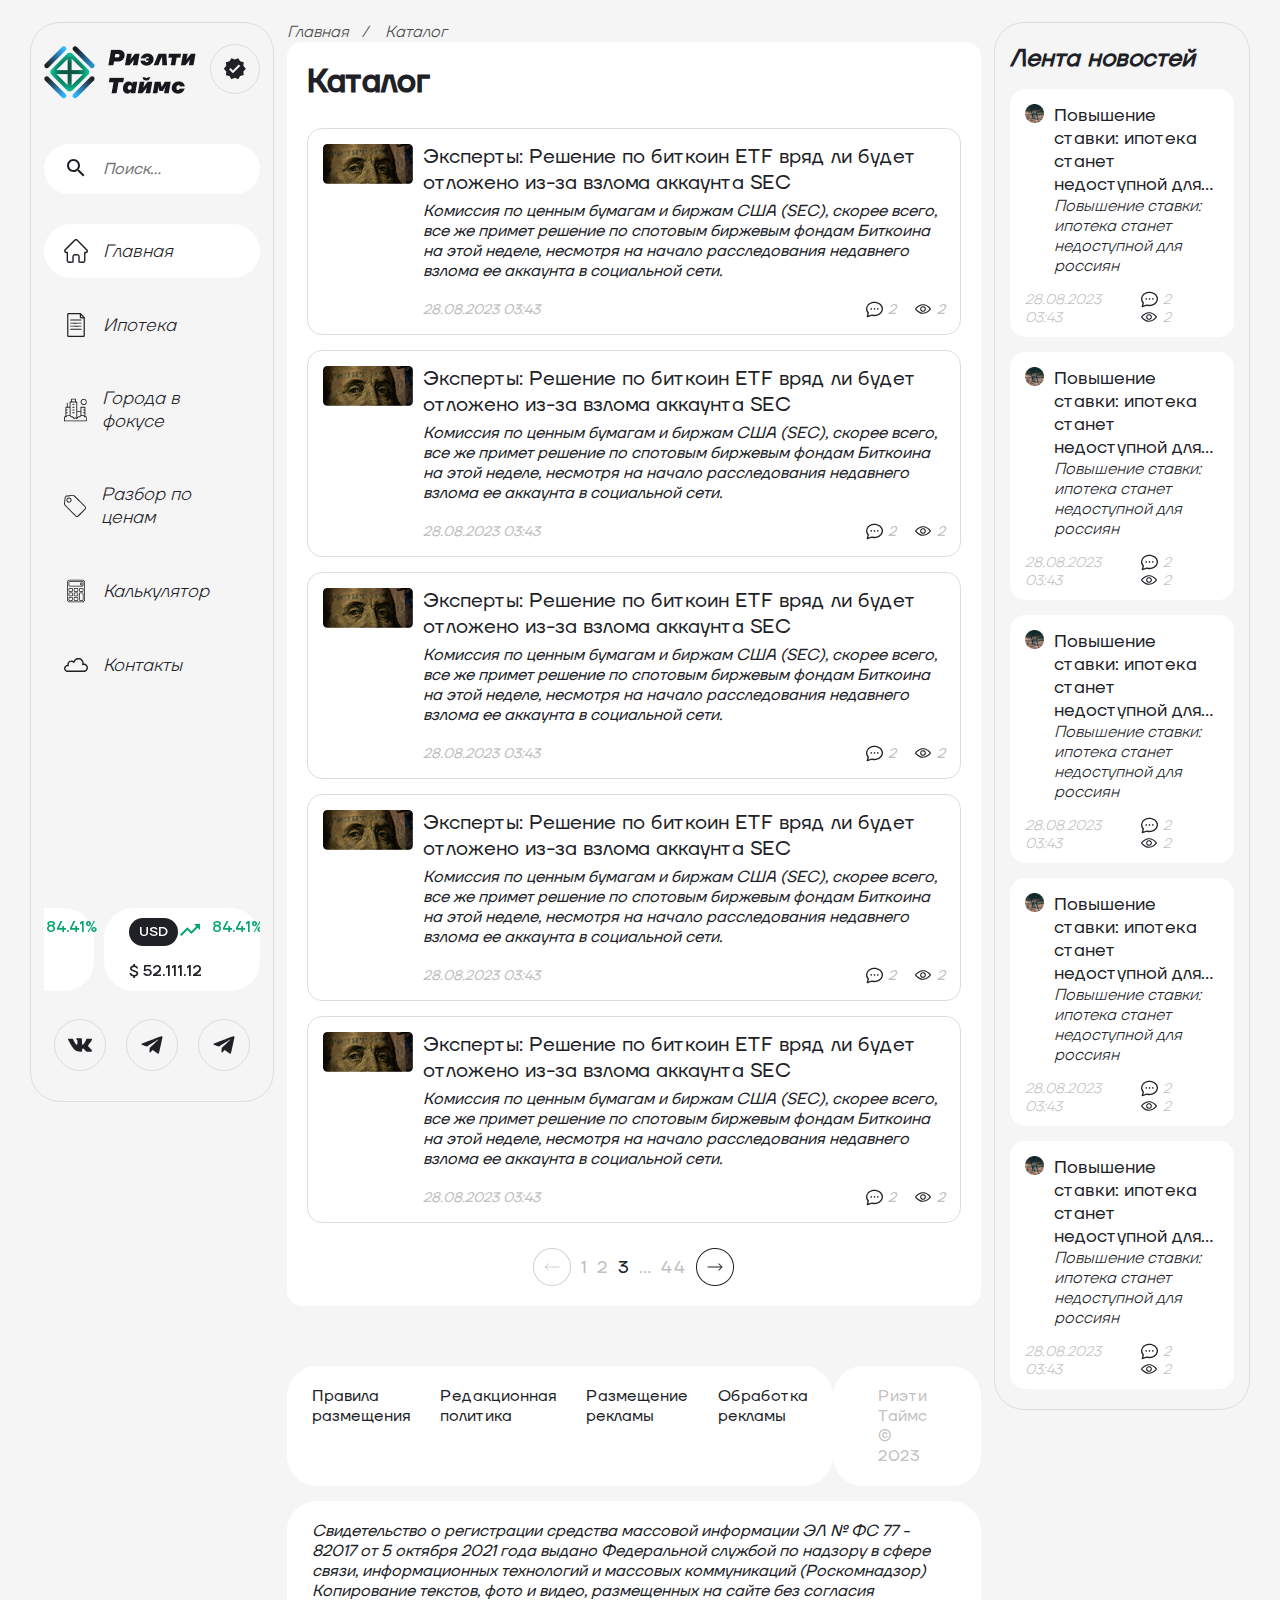
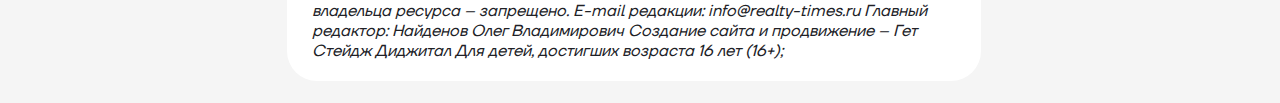
<file: catalog.html>
<!DOCTYPE html>
<html lang="en">
<head>
    <meta charset="UTF-8">
    <title>Title</title>
    <link rel="stylesheet" href="css/slick-theme.css">
    <link rel="stylesheet" href="css/slick.css">
    <link rel="stylesheet" href="css/style.css">
</head>
<body>
<div class="page df j-spb">
    <aside class="aside__left">
        <div class="logo df j-spb">
            <a href="#"><img src="images/logo.png"></a>
            <div class="status df j-center a-center"><img src="images/icons/Verified.svg"></div>
        </div>
        <form class="search__form pr">
            <input type="text" class="search" placeholder="Поиск...">
            <span class="search__icon pa"></span>
        </form>
        <nav class="navbar">
            <ul class="menu df">
                <li class="menu__item active df"><a class="menu__link" href="#"><svg width="24" height="24" viewBox="0 0 24 24" fill="none" xmlns="http://www.w3.org/2000/svg">
                    <g clip-path="url(#clip0_14_4919)">
                        <path fill-rule="evenodd" clip-rule="evenodd" d="M11.2488 0.106898C11.1064 0.166523 10.8955 0.28132 10.7801 0.361945C10.6646 0.44257 8.28939 2.79354 5.50174 5.5863C0.811473 10.2852 0.422082 10.6872 0.283426 10.9745C-0.438168 12.4693 0.63452 14.1563 2.30664 14.1563H2.62493V17.904C2.62493 20.4411 2.64152 21.7319 2.67635 21.9001C2.70461 22.0367 2.80272 22.3067 2.89432 22.5C3.10643 22.9478 3.59214 23.448 4.02143 23.6608C4.59063 23.943 4.7575 23.9581 7.13327 23.9432C9.2118 23.9301 9.27818 23.9269 9.4038 23.8331C9.47496 23.7799 9.57668 23.6782 9.62983 23.607C9.72461 23.4801 9.72696 23.4171 9.74993 20.3484L9.77336 17.2191L9.91568 16.9885C10.093 16.7011 10.4552 16.4713 10.798 16.4287C10.9305 16.4122 11.5874 16.4057 12.2577 16.4142L13.4765 16.4297L13.7228 16.5662C13.9575 16.6962 14.1091 16.8512 14.2543 17.1094C14.3084 17.2056 14.3245 17.7861 14.3437 20.3521C14.3666 23.4171 14.369 23.4801 14.4638 23.607C14.5169 23.6782 14.6186 23.7799 14.6898 23.8331C14.8154 23.9269 14.8818 23.9301 16.9603 23.9432C19.3361 23.9581 19.503 23.943 20.0722 23.6608C20.5015 23.448 20.9872 22.9478 21.1993 22.5C21.2909 22.3067 21.389 22.0367 21.4173 21.9001C21.4521 21.7319 21.4687 20.4411 21.4687 17.904V14.1563H21.787C22.6684 14.1563 23.4368 13.6862 23.8157 12.9151C23.9748 12.5914 23.9765 12.5813 23.9765 11.9531C23.9765 10.8841 24.5155 11.5189 18.4983 5.50165C12.5153 -0.481336 13.1147 0.0326483 12.095 0.010992C11.5704 -0.000164246 11.4801 0.0100545 11.2488 0.106898ZM11.6952 1.45249C11.4232 1.58749 1.62213 11.4008 1.52514 11.6352C1.42718 11.8721 1.43458 12.0729 1.55013 12.3116C1.72422 12.6712 1.86855 12.7229 2.77399 12.75C3.625 12.7755 3.68538 12.7939 3.91108 13.0962C4.00661 13.2241 4.00802 13.2746 4.03118 17.4761L4.05461 21.7266L4.18455 21.9476C4.25604 22.0692 4.38785 22.2246 4.47743 22.293C4.79393 22.5344 4.86564 22.5426 6.6679 22.5448L8.34368 22.5469V19.9242C8.34368 18.2034 8.36135 17.2161 8.3951 17.0531C8.57716 16.1737 9.28793 15.4132 10.1952 15.127C10.5056 15.0291 10.6058 15.0235 12.0468 15.0235C13.4878 15.0235 13.588 15.0291 13.8984 15.127C14.8057 15.4132 15.5164 16.1737 15.6985 17.0531C15.7323 17.2161 15.7499 18.2034 15.7499 19.9242V22.5469H17.4081C19.201 22.5469 19.2982 22.5355 19.6246 22.2866C19.7096 22.2218 19.8376 22.0692 19.909 21.9476L20.039 21.7266L20.0624 17.4761C20.0856 13.2746 20.087 13.2241 20.1825 13.0961C20.4082 12.7939 20.4686 12.7755 21.3196 12.75C22.2251 12.7229 22.3694 12.6712 22.5435 12.3116C22.659 12.0729 22.6664 11.8721 22.5685 11.6352C22.4693 11.3955 12.6683 1.58491 12.3953 1.45212C12.1533 1.33441 11.933 1.33451 11.6952 1.45249Z" fill="#202126"/>
                    </g>
                    <defs>
                        <clipPath id="clip0_14_4919">
                            <rect width="24" height="24" fill="white"/>
                        </clipPath>
                    </defs>
                </svg>
                    Главная</a></li>
                <li class="menu__item"><a class="menu__link" href="#">
                    <svg width="24" height="24" viewBox="0 0 24 24" fill="none" xmlns="http://www.w3.org/2000/svg">
                        <path fill-rule="evenodd" clip-rule="evenodd" d="M4.14844 0.0579507C3.78722 0.187794 3.43795 0.498951 3.2693 0.841185L3.16406 1.0547V12V22.9453L3.27075 23.1619C3.40528 23.4349 3.68883 23.7177 3.97439 23.8637L4.19531 23.9766H12H19.8047L20.0256 23.8637C20.3112 23.7177 20.5947 23.4349 20.7293 23.1619L20.8359 22.9453L20.8478 13.7344L20.8595 4.52345L18.7853 2.26436L16.7109 0.00531006L10.5 0.00634131C6.17963 0.00709131 4.24627 0.0227944 4.14844 0.0579507ZM4.45313 1.31153C4.39097 1.35081 4.38281 2.58962 4.38281 12C4.38281 21.4104 4.39097 22.6492 4.45313 22.6885C4.54847 22.7488 19.4515 22.7488 19.5469 22.6885C19.6089 22.6493 19.6186 21.6283 19.6293 14.0408L19.6414 5.43751H17.9473C16.3091 5.43751 16.248 5.43428 16.0943 5.33922C15.795 5.15429 15.7969 5.16836 15.7969 3.11954V1.26564L10.1602 1.26634C6.68958 1.26681 4.49644 1.28415 4.45313 1.31153ZM17.0625 3.23439V4.17189H17.9378H18.8132L18.7198 4.06642C18.4066 3.71279 17.0945 2.29689 17.08 2.29689C17.0704 2.29689 17.0625 2.71876 17.0625 3.23439ZM6.31758 6.63559C6.05002 6.78081 6.00717 7.1394 6.23077 7.363L6.36778 7.50001H11.7847H17.2016L17.3474 7.36984C17.4563 7.27253 17.4943 7.19701 17.4978 7.07083C17.5035 6.86964 17.3839 6.6692 17.2211 6.60728C17.1486 6.57976 15.0524 6.56322 11.7743 6.56439C7.16278 6.56603 6.42811 6.57559 6.31758 6.63559ZM6.4372 9.68889C6.24666 9.72597 6.09375 9.93058 6.09375 10.1485C6.09375 10.4049 6.25509 10.5776 6.53147 10.6171C6.63877 10.6324 9.07852 10.6387 11.9531 10.6311C17.7048 10.6158 17.3148 10.6374 17.4623 10.3265C17.5037 10.2392 17.5215 10.126 17.5045 10.0583C17.4633 9.89425 17.2756 9.71997 17.1029 9.68542C16.9429 9.65345 6.60192 9.65678 6.4372 9.68889ZM6.23077 12.8402C5.99058 13.0803 6.07313 13.4815 6.38508 13.5902C6.48483 13.625 8.16202 13.6406 11.7975 13.6406C17.6175 13.6406 17.3305 13.6554 17.4584 13.3494C17.5406 13.1525 17.5053 12.9712 17.3556 12.8214L17.2372 12.7031H11.8025H6.36778L6.23077 12.8402ZM6.23934 15.886C6.12117 15.9964 6.09375 16.0591 6.09375 16.2188C6.09375 16.3784 6.12117 16.4411 6.23934 16.5515L6.38494 16.6875H11.7836C17.7796 16.6875 17.3263 16.7123 17.4665 16.3767C17.5232 16.2409 17.5232 16.1966 17.4665 16.0608C17.3263 15.7252 17.7796 15.75 11.7836 15.75H6.38494L6.23934 15.886Z" fill="#202126"/>
                    </svg>
                    Ипотека</a></li>
                <li class="menu__item"><a class="menu__link" href="#">
                    <svg width="24" height="24" viewBox="0 0 24 24" fill="none" xmlns="http://www.w3.org/2000/svg">
                        <g clip-path="url(#clip0_14_4930)">
                            <path fill-rule="evenodd" clip-rule="evenodd" d="M7.44952 0.137016L7.3125 0.274031V1.68389V3.09375H6.74639C6.18319 3.09375 6.17958 3.09445 6.04327 3.23077L5.90625 3.36778V6.04327V8.71875H4.89844H3.89062V6.74639V4.77403L3.75361 4.63702C3.56067 4.44408 3.28308 4.44408 3.09014 4.63702L2.95312 4.77403V6.74639V8.71875H2.38702C1.82381 8.71875 1.8202 8.71945 1.68389 8.85577L1.54688 8.99278V13.7767V18.5607L1.41797 18.5869C0.750797 18.7223 0.148734 18.9905 0.0562969 19.1933C0.0150469 19.2839 0 19.9058 0 21.5214V23.726L0.137016 23.863L0.274031 24H12.0026H23.7311L23.889 23.8326L24.0469 23.6652V21.4392C24.0469 20.0823 24.0299 19.2237 24.0034 19.2401C23.9795 19.2549 23.9462 19.224 23.9295 19.1714C23.8756 19.0015 23.2167 18.7157 22.582 18.5869L22.4531 18.5607V13.7767V8.99278L22.3161 8.85577L22.1791 8.71875H19.875H17.5709L17.4339 8.85577L17.2969 8.99278V10.9651V12.9375H15.5859H13.875V8.15264V3.36778L13.738 3.23077C13.6017 3.09445 13.5981 3.09375 13.0349 3.09375H12.4688V1.68389V0.274031L12.3317 0.137016L12.1947 0H9.89062H7.58653L7.44952 0.137016ZM20.1562 0.313453C19.4457 0.431156 18.6464 0.899672 18.1866 1.46789C17.7118 2.05477 17.4897 2.63161 17.4508 3.37955C17.38 4.73892 18.0795 5.93175 19.2891 6.51412C21.4727 7.56548 24 5.98209 24 3.5625C24 1.73142 22.5104 0.259406 20.6861 0.287625C20.4591 0.291141 20.2207 0.302766 20.1562 0.313453ZM8.25 2.01562V3.09375H9.89062H11.5312V2.01562V0.9375H9.89062H8.25V2.01562ZM20.2155 1.28972C19.0475 1.54345 18.2371 2.71448 18.4155 3.89062C18.6102 5.17387 19.8292 6.07355 21.0853 5.86097C22.0862 5.69161 22.8697 4.8945 23.022 3.89062C23.2021 2.70295 22.3877 1.53928 21.2002 1.28761C20.815 1.206 20.5987 1.20647 20.2155 1.28972ZM6.84408 10.9102L6.84441 17.7891L7.01217 17.9033C7.10447 17.9662 7.29089 18.1402 7.4265 18.2901C7.66866 18.5577 7.67756 18.5625 7.92637 18.5633C8.8658 18.5663 9.88809 19.1367 10.4579 19.9757L10.6383 20.2415L10.9793 20.1239C11.4219 19.9712 12.2103 19.9258 12.6445 20.0279L12.9375 20.0968V12.064V4.03125H9.89062H6.84375L6.84408 10.9102ZM8.85577 6.04327C8.74833 6.15075 8.71875 6.22228 8.71875 6.375C8.71875 6.52772 8.74833 6.59925 8.85577 6.70673L8.99278 6.84375H9.89062H10.7885L10.9255 6.70673C11.0329 6.59925 11.0625 6.52772 11.0625 6.375C11.0625 6.22228 11.0329 6.15075 10.9255 6.04327L10.7885 5.90625H9.89062H8.99278L8.85577 6.04327ZM8.85577 8.85577C8.74833 8.96325 8.71875 9.03478 8.71875 9.1875C8.71875 9.34022 8.74833 9.41175 8.85577 9.51923L8.99278 9.65625H9.89062H10.7885L10.9255 9.51923C11.0329 9.41175 11.0625 9.34022 11.0625 9.1875C11.0625 9.03478 11.0329 8.96325 10.9255 8.85577L10.7885 8.71875H9.89062H8.99278L8.85577 8.85577ZM2.48438 10.5938V11.5312H3.05048C3.61369 11.5312 3.6173 11.532 3.75361 11.6683C3.94655 11.8612 3.94655 12.1388 3.75361 12.3317C3.6173 12.468 3.61369 12.4688 3.05048 12.4688H2.48438V13.4062V14.3438H3.05048C3.61369 14.3438 3.6173 14.3445 3.75361 14.4808C3.94655 14.6737 3.94655 14.9513 3.75361 15.1442C3.6173 15.2805 3.61369 15.2812 3.05048 15.2812H2.48438V16.7205V18.1597L2.66016 17.9907C3.41798 17.2622 4.68197 16.9759 5.80078 17.2792L5.90625 17.3078V13.482V9.65625H4.19531H2.48438V10.5938ZM18.2344 13.4703V17.2843L18.5273 17.2157C18.9781 17.11 19.7044 17.1561 20.1962 17.3214C20.6191 17.4637 21.0599 17.7216 21.3398 17.9907L21.5156 18.1597V16.7205V15.2812H20.9495C20.3863 15.2812 20.3827 15.2805 20.2464 15.1442C20.139 15.0367 20.1094 14.9652 20.1094 14.8125C20.1094 14.6598 20.139 14.5883 20.2464 14.4808C20.3827 14.3445 20.3863 14.3438 20.9495 14.3438H21.5156V13.4062V12.4688H20.9495C20.3863 12.4688 20.3827 12.468 20.2464 12.3317C20.139 12.2242 20.1094 12.1527 20.1094 12C20.1094 11.8473 20.139 11.7758 20.2464 11.6683C20.3827 11.532 20.3863 11.5312 20.9495 11.5312H21.5156V10.5938V9.65625H19.875H18.2344V13.4703ZM8.85577 11.6683C8.74833 11.7758 8.71875 11.8473 8.71875 12C8.71875 12.1527 8.74833 12.2242 8.85577 12.3317L8.99278 12.4688H9.89062H10.7885L10.9255 12.3317C11.0329 12.2242 11.0625 12.1527 11.0625 12C11.0625 11.8473 11.0329 11.7758 10.9255 11.6683L10.7885 11.5312H9.89062H8.99278L8.85577 11.6683ZM13.875 16.7398V19.6047L14.0526 19.4442C14.6459 18.9083 15.4842 18.5625 16.1904 18.5625H16.4482L16.8726 18.1329L17.2969 17.7033V15.7891V13.875H15.5859H13.875V16.7398ZM8.85577 14.4808C8.74833 14.5883 8.71875 14.6598 8.71875 14.8125C8.71875 14.9652 8.74833 15.0367 8.85577 15.1442L8.99278 15.2812H9.89062H10.7885L10.9255 15.1442C11.0329 15.0367 11.0625 14.9652 11.0625 14.8125C11.0625 14.6598 11.0329 14.5883 10.9255 14.4808L10.7885 14.3438H9.89062H8.99278L8.85577 14.4808ZM4.38281 18.1486C3.81131 18.2568 3.23461 18.6562 2.88112 19.1886C2.78695 19.3305 2.67497 19.4626 2.63227 19.4824C2.58961 19.5021 2.32266 19.5211 2.03906 19.5246C1.69903 19.5287 1.42364 19.5597 1.23047 19.6154L0.9375 19.6999V21.3812V23.0625H12H23.0625V21.3812V19.6999L22.7695 19.616C22.5676 19.5582 22.3309 19.5337 22.0078 19.5371C21.75 19.5399 21.4828 19.5203 21.4141 19.4936C21.3454 19.4669 21.2123 19.3293 21.1184 19.1878C20.7344 18.6095 20.1622 18.238 19.4964 18.1349C18.6188 17.9989 17.7467 18.4026 17.227 19.1854C17.1339 19.3256 17.0051 19.4642 16.9408 19.4935C16.8764 19.5229 16.616 19.5469 16.3621 19.5469C16.0341 19.5469 15.8133 19.5738 15.5992 19.6399C14.9862 19.8292 14.3942 20.341 14.0905 20.944C13.8366 21.4483 13.7105 21.4788 13.0799 21.1883C12.3016 20.8298 11.6279 20.8313 10.9287 21.1932C10.5735 21.377 10.3403 21.4183 10.1707 21.3275C10.1218 21.3014 9.98662 21.0955 9.87014 20.8701C9.40303 19.9656 8.72344 19.5327 7.78125 19.5395C7.53633 19.5413 7.2787 19.5203 7.20872 19.493C7.13873 19.4655 7.01522 19.3399 6.93422 19.2136C6.61162 18.7109 5.98898 18.3065 5.31895 18.1646C4.95352 18.0872 4.72762 18.0833 4.38281 18.1486ZM0.0216563 21.4922C0.0217031 22.7297 0.02775 23.2292 0.0351094 22.6022C0.0425156 21.9752 0.0425156 20.9627 0.0351094 20.3522C0.0277031 19.7417 0.0216563 20.2547 0.0216563 21.4922Z" fill="#202126"/>
                        </g>
                        <defs>
                            <clipPath id="clip0_14_4930">
                                <rect width="24" height="24" fill="white"/>
                            </clipPath>
                        </defs>
                    </svg>
                    Города в фокусе</a></li>
                <li class="menu__item"><a class="menu__link" href="#">
                    <svg width="24" height="24" viewBox="0 0 24 24" fill="none" xmlns="http://www.w3.org/2000/svg">
                        <g clip-path="url(#clip0_14_4935)">
                            <path fill-rule="evenodd" clip-rule="evenodd" d="M5.85932 0.371977C4.22221 0.573867 2.79839 0.754336 2.69526 0.773039C2.59214 0.791742 2.34956 0.881836 2.1562 0.973242C1.44665 1.30859 0.883074 2.04813 0.754589 2.81248C0.726417 2.98005 0.543042 4.45662 0.347105 6.09373C-0.0394266 9.32318 -0.0447234 9.42959 0.144464 10.1519C0.268027 10.6237 0.504183 11.1338 0.768605 11.5003C0.883214 11.6591 3.65226 14.4581 6.92207 17.7203C13.3934 24.1767 13.0217 23.8344 13.6958 23.9577C14.0964 24.031 14.5132 23.9671 14.945 23.7661C15.2387 23.6295 15.5123 23.3661 19.4392 19.4392C23.3661 15.5123 23.6294 15.2388 23.7661 14.945C23.967 14.5132 24.0309 14.0965 23.9577 13.6958C23.8344 13.0217 24.1767 13.3935 17.7203 6.9221C14.4581 3.65229 11.6591 0.883242 11.5003 0.768633C11.1343 0.504539 10.6255 0.268899 10.147 0.141867C9.43181 -0.0479296 9.1356 -0.032039 5.85932 0.371977ZM5.97651 1.38255C4.42964 1.56996 3.04828 1.74682 2.90681 1.77555C2.4082 1.87685 1.89782 2.36918 1.78321 2.85935C1.75607 2.97537 1.5742 4.3992 1.37906 6.02341C0.984417 9.30752 0.975464 9.50191 1.19076 10.12C1.25714 10.3106 1.36687 10.5638 1.4346 10.6825C1.61198 10.9935 13.3665 22.7612 13.6171 22.8788C13.8456 22.9859 14.1927 22.9936 14.4272 22.8968C14.6692 22.7969 22.7536 14.7274 22.8787 14.4609C22.9916 14.2202 22.9917 13.8581 22.8788 13.6172C22.8179 13.4872 20.9593 11.6011 16.8212 7.47007C11.1875 1.84591 10.8338 1.50218 10.5373 1.36324C10.0873 1.1524 9.56662 1.03024 9.14479 1.03652C8.94914 1.03943 7.52339 1.19515 5.97651 1.38255ZM4.82807 2.93224C3.90089 3.13137 3.07846 3.85474 2.76445 4.74734C2.62082 5.15566 2.5867 5.91485 2.69362 6.32412C2.83209 6.85432 3.03717 7.2086 3.44526 7.6226C4.02576 8.21154 4.62426 8.45693 5.46089 8.4491C6.51539 8.43926 7.46015 7.83438 7.91751 6.87631C8.13084 6.4294 8.20307 6.12349 8.20307 5.66707C8.20307 3.89651 6.55528 2.56127 4.82807 2.93224ZM4.87068 3.97948C3.612 4.38218 3.2235 5.98174 4.15748 6.91573C5.2731 8.03135 7.16746 7.24741 7.17112 5.66866C7.17206 5.26249 7.07409 4.95016 6.84576 4.63127C6.40411 4.01454 5.59537 3.74763 4.87068 3.97948Z" fill="#202126"/>
                        </g>
                        <defs>
                            <clipPath id="clip0_14_4935">
                                <rect width="24" height="24" fill="white"/>
                            </clipPath>
                        </defs>
                    </svg>

                    Разбор по ценам</a></li>
                <li class="menu__item"><a class="menu__link" href="#">
                    <svg width="24" height="24" viewBox="0 0 24 24" fill="none" xmlns="http://www.w3.org/2000/svg">
                        <path fill-rule="evenodd" clip-rule="evenodd" d="M5.20312 0.785256C4.91948 0.833771 4.4835 1.00777 4.22203 1.17676C3.69666 1.51632 3.32147 2.00644 3.11077 2.62833C3.02677 2.87635 3.02344 3.23288 3.02344 12.0033V21.1205L3.13181 21.4341C3.40612 22.2281 4.0252 22.8472 4.81922 23.1215L5.13281 23.2299H12C18.5756 23.2299 18.8782 23.2262 19.125 23.1426C19.963 22.8587 20.5875 22.2466 20.8682 21.4341L20.9766 21.1205V12.0033V2.88615L20.8682 2.57255C20.6695 1.99758 20.214 1.41891 19.74 1.13954C19.627 1.07297 19.395 0.964131 19.2244 0.897662L18.9141 0.776771L12.1172 0.770959C8.37891 0.767771 5.26758 0.774193 5.20312 0.785256ZM5.18522 1.55508C4.89375 1.62413 4.4685 1.87463 4.2615 2.09916C4.15627 2.21335 4.00336 2.44772 3.9218 2.6199L3.77344 2.93302V12.0058V21.0785L3.94852 21.4327C4.15936 21.8594 4.43077 22.1251 4.86656 22.3315L5.17969 22.4799H12H18.8203L19.1334 22.3315C19.5692 22.1251 19.8406 21.8594 20.0515 21.4327L20.2266 21.0785V12.0058V2.93302L20.0782 2.6199C19.8718 2.18415 19.606 1.91269 19.1794 1.70185L18.8252 1.52677L12.0962 1.51937C8.13581 1.51501 5.29233 1.52972 5.18522 1.55508ZM5.25 2.3146C5.01994 2.38712 4.62755 2.79343 4.557 3.03221C4.47703 3.30296 4.47703 6.45371 4.557 6.72446C4.63308 6.98194 5.02139 7.37026 5.27887 7.44633C5.55839 7.52893 18.4416 7.52893 18.7211 7.44633C18.9786 7.37026 19.3669 6.98194 19.443 6.72446C19.523 6.45371 19.523 3.30296 19.443 3.03221C19.3669 2.77472 18.9786 2.38641 18.7211 2.31033C18.4578 2.23252 5.49736 2.23665 5.25 2.3146ZM5.36508 3.11841L5.25 3.23344V4.87833V6.52322L5.36508 6.63826L5.48011 6.75333H12H18.5199L18.6349 6.63826L18.75 6.52322V4.87833V3.23344L18.6349 3.11841L18.5199 3.00333H12H5.48011L5.36508 3.11841ZM16.875 3.4396C16.6449 3.51212 16.2525 3.91843 16.182 4.15721C16.1506 4.26333 16.125 4.58785 16.125 4.87833C16.125 5.16882 16.1506 5.49333 16.182 5.59946C16.2581 5.85694 16.6464 6.24526 16.9039 6.32133C17.3434 6.45118 17.6938 6.35963 18.025 6.02837C18.3216 5.73183 18.375 5.55624 18.375 4.87833C18.375 4.20043 18.3216 4.02483 18.025 3.7283C17.6952 3.39849 17.3113 3.30211 16.875 3.4396ZM16.9901 4.24341C16.8817 4.35174 16.875 4.38886 16.875 4.87833C16.875 5.3678 16.8817 5.40493 16.9901 5.51326C17.0626 5.58582 17.1587 5.62833 17.25 5.62833C17.3413 5.62833 17.4374 5.58582 17.5099 5.51326C17.6183 5.40493 17.625 5.3678 17.625 4.87833C17.625 4.38886 17.6183 4.35174 17.5099 4.24341C17.4374 4.17085 17.3413 4.12833 17.25 4.12833C17.1587 4.12833 17.0626 4.17085 16.9901 4.24341ZM5.25 9.0646C5.01994 9.13712 4.62755 9.54343 4.557 9.78221C4.47984 10.0433 4.47984 11.7134 4.557 11.9745C4.63308 12.2319 5.02139 12.6203 5.27887 12.6963C5.5462 12.7753 7.9538 12.7753 8.22113 12.6963C8.47861 12.6203 8.86692 12.2319 8.943 11.9745C9.02016 11.7134 9.02016 10.0433 8.943 9.78221C8.86692 9.52472 8.47861 9.13641 8.22113 9.06033C7.96969 8.98604 5.48794 8.9896 5.25 9.0646ZM10.5 9.0646C10.2699 9.13712 9.87755 9.54343 9.807 9.78221C9.72984 10.0433 9.72984 11.7134 9.807 11.9745C9.88308 12.2319 10.2714 12.6203 10.5289 12.6963C10.7962 12.7753 13.2038 12.7753 13.4711 12.6963C13.5927 12.6604 13.7513 12.552 13.9 12.4034C14.0487 12.2547 14.1571 12.096 14.193 11.9745C14.2702 11.7134 14.2702 10.0433 14.193 9.78221C14.1169 9.52472 13.7286 9.13641 13.4711 9.06033C13.2197 8.98604 10.7379 8.9896 10.5 9.0646ZM15.75 9.0646C15.5199 9.13712 15.1275 9.54343 15.057 9.78221C15.0209 9.90441 15 10.3062 15 10.8783C15 11.4504 15.0209 11.8523 15.057 11.9745C15.1331 12.2319 15.5214 12.6203 15.7789 12.6963C16.0462 12.7753 18.4538 12.7753 18.7211 12.6963C18.8427 12.6604 19.0013 12.552 19.15 12.4034C19.2987 12.2547 19.4071 12.096 19.443 11.9745C19.5202 11.7134 19.5202 10.0433 19.443 9.78221C19.3669 9.52472 18.9786 9.13641 18.7211 9.06033C18.4697 8.98604 15.9879 8.9896 15.75 9.0646ZM5.36508 9.86841C5.25094 9.98251 5.25 9.99071 5.25 10.8783C5.25 11.766 5.25094 11.7742 5.36508 11.8883L5.48011 12.0033H6.75H8.01989L8.13492 11.8883C8.24906 11.7742 8.25 11.766 8.25 10.8783C8.25 9.99071 8.24906 9.98251 8.13492 9.86841L8.01989 9.75333H6.75H5.48011L5.36508 9.86841ZM10.6151 9.86841C10.5009 9.98251 10.5 9.99071 10.5 10.8783C10.5 11.766 10.5009 11.7742 10.6151 11.8883L10.7301 12.0033H12H13.2699L13.3849 11.8883C13.4991 11.7742 13.5 11.766 13.5 10.8783C13.5 9.99071 13.4991 9.98251 13.3849 9.86841L13.2699 9.75333H12H10.7301L10.6151 9.86841ZM15.8651 9.86841C15.7509 9.98251 15.75 9.99071 15.75 10.8783C15.75 11.766 15.7509 11.7742 15.8651 11.8883L15.9801 12.0033H17.25H18.5199L18.6349 11.8883C18.7491 11.7742 18.75 11.766 18.75 10.8783C18.75 9.99071 18.7491 9.98251 18.6349 9.86841L18.5199 9.75333H17.25H15.9801L15.8651 9.86841ZM5.25 13.5646C5.01994 13.6371 4.62755 14.0434 4.557 14.2822C4.47984 14.5433 4.47984 16.2134 4.557 16.4745C4.63308 16.7319 5.02139 17.1203 5.27887 17.1963C5.5462 17.2753 7.9538 17.2753 8.22113 17.1963C8.47861 17.1203 8.86692 16.7319 8.943 16.4745C9.02016 16.2134 9.02016 14.5433 8.943 14.2822C8.86692 14.0247 8.47861 13.6364 8.22113 13.5603C7.96969 13.486 5.48794 13.4896 5.25 13.5646ZM10.5 13.5646C10.2699 13.6371 9.87755 14.0434 9.807 14.2822C9.72984 14.5433 9.72984 16.2134 9.807 16.4745C9.88308 16.7319 10.2714 17.1203 10.5289 17.1963C10.7962 17.2753 13.2038 17.2753 13.4711 17.1963C13.5927 17.1604 13.7513 17.052 13.9 16.9034C14.0487 16.7547 14.1571 16.596 14.193 16.4745C14.2702 16.2134 14.2702 14.5433 14.193 14.2822C14.1169 14.0247 13.7286 13.6364 13.4711 13.5603C13.2197 13.486 10.7379 13.4896 10.5 13.5646ZM15.75 13.5646C15.5199 13.6371 15.1275 14.0434 15.057 14.2822C14.9753 14.5585 14.9753 20.6981 15.057 20.9745C15.1331 21.2319 15.5214 21.6203 15.7789 21.6963C16.0462 21.7753 18.4538 21.7753 18.7211 21.6963C18.9786 21.6203 19.3669 21.2319 19.443 20.9745C19.5247 20.6981 19.5247 14.5585 19.443 14.2822C19.3669 14.0247 18.9786 13.6364 18.7211 13.5603C18.4697 13.486 15.9879 13.4896 15.75 13.5646ZM5.36508 14.3684C5.25094 14.4825 5.25 14.4907 5.25 15.3783C5.25 16.266 5.25094 16.2742 5.36508 16.3883L5.48011 16.5033H6.75H8.01989L8.13492 16.3883C8.24906 16.2742 8.25 16.266 8.25 15.3783C8.25 14.4907 8.24906 14.4825 8.13492 14.3684L8.01989 14.2533H6.75H5.48011L5.36508 14.3684ZM10.6151 14.3684C10.5009 14.4825 10.5 14.4907 10.5 15.3783C10.5 16.266 10.5009 16.2742 10.6151 16.3883L10.7301 16.5033H12H13.2699L13.3849 16.3883C13.4991 16.2742 13.5 16.266 13.5 15.3783C13.5 14.4907 13.4991 14.4825 13.3849 14.3684L13.2699 14.2533H12H10.7301L10.6151 14.3684ZM15.8651 14.3684L15.75 14.4834V17.6283V20.7732L15.8651 20.8883L15.9801 21.0033H17.25H18.5199L18.6349 20.8883L18.75 20.7732V17.6283V14.4834L18.6349 14.3684L18.5199 14.2533H17.25H15.9801L15.8651 14.3684ZM5.25 18.0646C5.01994 18.1371 4.62755 18.5434 4.557 18.7822C4.47984 19.0433 4.47984 20.7134 4.557 20.9745C4.63308 21.2319 5.02139 21.6203 5.27887 21.6963C5.5462 21.7753 7.9538 21.7753 8.22113 21.6963C8.47861 21.6203 8.86692 21.2319 8.943 20.9745C9.02016 20.7134 9.02016 19.0433 8.943 18.7822C8.86692 18.5247 8.47861 18.1364 8.22113 18.0603C7.96969 17.986 5.48794 17.9896 5.25 18.0646ZM10.5 18.0646C10.2699 18.1371 9.87755 18.5434 9.807 18.7822C9.72984 19.0433 9.72984 20.7134 9.807 20.9745C9.88308 21.2319 10.2714 21.6203 10.5289 21.6963C10.7962 21.7753 13.2038 21.7753 13.4711 21.6963C13.5927 21.6604 13.7513 21.552 13.9 21.4034C14.0487 21.2547 14.1571 21.096 14.193 20.9745C14.2702 20.7134 14.2702 19.0433 14.193 18.7822C14.1169 18.5247 13.7286 18.1364 13.4711 18.0603C13.2197 17.986 10.7379 17.9896 10.5 18.0646ZM5.36508 18.8684C5.25094 18.9825 5.25 18.9907 5.25 19.8783C5.25 20.766 5.25094 20.7742 5.36508 20.8883L5.48011 21.0033H6.75H8.01989L8.13492 20.8883C8.24906 20.7742 8.25 20.766 8.25 19.8783C8.25 18.9907 8.24906 18.9825 8.13492 18.8684L8.01989 18.7533H6.75H5.48011L5.36508 18.8684ZM10.6151 18.8684C10.5009 18.9825 10.5 18.9907 10.5 19.8783C10.5 20.766 10.5009 20.7742 10.6151 20.8883L10.7301 21.0033H12H13.2699L13.3849 20.8883C13.4991 20.7742 13.5 20.766 13.5 19.8783C13.5 18.9907 13.4991 18.9825 13.3849 18.8684L13.2699 18.7533H12H10.7301L10.6151 18.8684Z" fill="#202126"/>
                    </svg>
                    Калькулятор</a></li>
                <li class="menu__item"><a class="menu__link" href="#">
                    <svg width="24" height="24" viewBox="0 0 24 24" fill="none" xmlns="http://www.w3.org/2000/svg">
                        <g clip-path="url(#clip0_14_4945)">
                            <path fill-rule="evenodd" clip-rule="evenodd" d="M13.875 4.99506C13.8105 5.00608 13.6102 5.03894 13.4297 5.06805C12.7553 5.17689 11.8165 5.56356 11.2969 5.94658C10.6694 6.40909 10.1138 7.01772 9.74901 7.64233L9.55847 7.96862L9.38179 7.87848C9.09379 7.73158 8.48878 7.55556 8.06672 7.49589C6.47198 7.27047 4.80904 8.07522 3.92076 9.50228C3.76134 9.7584 3.49589 10.409 3.42295 10.7225C3.3915 10.8578 3.35198 11.1623 3.3352 11.3992L3.30469 11.83L2.97656 11.8862C1.60856 12.121 0.491623 13.1533 0.111607 14.534C0.0525918 14.7484 0.028498 15.0057 0.028498 15.4219C0.028498 15.838 0.0525918 16.0953 0.111607 16.3098C0.510045 17.7575 1.68919 18.7932 3.1574 18.9853C3.41864 19.0195 6.20081 19.0308 11.9766 19.0212L20.4141 19.0073L20.7693 18.9061C21.8794 18.5897 22.7306 17.9738 23.3332 17.0507C23.6124 16.6229 23.7879 16.1859 23.9068 15.6218L23.9934 15.211L24.0049 15.4922C24.0154 15.7497 24.018 15.7557 24.0348 15.5638C24.0652 15.2186 23.9629 14.1592 23.8605 13.7578C23.677 13.0394 23.2228 12.2566 22.7024 11.7619C21.9917 11.0863 21.0928 10.6731 20.1808 10.6029L19.7578 10.5703L19.7272 10.1352C19.6651 9.25319 19.4902 8.5937 19.1348 7.90244C18.3822 6.43834 17.0374 5.42172 15.4143 5.08994C15.0548 5.01648 14.0956 4.95733 13.875 4.99506ZM13.6736 6.44626C12.4087 6.68608 11.2968 7.55083 10.7757 8.70011C10.6704 8.93228 10.2656 10.2016 10.2656 10.2996C10.2656 10.3232 10.0911 10.1768 9.54028 9.69076C8.94473 9.16525 8.41326 8.92886 7.7069 8.87528C6.38278 8.77487 5.10178 9.72348 4.80609 11.0234C4.68656 11.549 4.71197 12 4.90331 12.75C4.99626 13.1141 5.06315 13.4213 5.05195 13.4324C5.04079 13.4436 4.80126 13.4087 4.51973 13.355C3.35283 13.1321 2.66278 13.2792 2.06353 13.8784C1.63814 14.3038 1.43001 14.8109 1.43001 15.4219C1.43001 16.3971 2.004 17.181 2.96278 17.5151C3.20048 17.5979 3.5708 17.6016 11.7422 17.6016H20.2734L20.6739 17.4581C21.4098 17.1946 21.9611 16.7154 22.2869 16.0561C22.997 14.6189 22.383 12.8897 20.9297 12.2342C20.2618 11.933 19.6735 11.9132 18.6799 12.1587C18.3191 12.2479 18.0163 12.3132 18.007 12.3039C17.9977 12.2946 18.0579 11.9852 18.1408 11.6162C18.3868 10.5212 18.3797 9.86561 18.1136 9.08312C17.6842 7.82092 16.6291 6.83917 15.3516 6.51315C14.8529 6.38589 14.1416 6.35753 13.6736 6.44626ZM0.0163574 15.4219C0.0163574 15.641 0.0244668 15.7307 0.0343105 15.6211C0.0442012 15.5116 0.0442012 15.3322 0.0343105 15.2227C0.0244668 15.1131 0.0163574 15.2027 0.0163574 15.4219Z" fill="#202126"/>
                        </g>
                        <defs>
                            <clipPath id="clip0_14_4945">
                                <rect width="24" height="24" fill="white"/>
                            </clipPath>
                        </defs>
                    </svg>

                    Контакты</a></li>
            </ul>
        </nav>
        <div class="rate__slider a-center df j-center">
            <div class="rate__item">
                <div class="rate__info df j-spb">
                    <div class="rate__name">USD</div>
                    <div class="rate__action"><span class="rate__up"><svg width="24" height="24" viewBox="0 0 24 24" fill="none" xmlns="http://www.w3.org/2000/svg">
<g clip-path="url(#clip0_14_5083)">
<path d="M16 6L18.29 8.29L13.41 13.17L9.41 9.17L2 16.59L3.41 18L9.41 12L13.41 16L19.71 9.71L22 12V6H16Z" fill="#202126"/>
</g>
<defs>
<clipPath id="clip0_14_5083">
<rect width="24" height="24" fill="white"/>
</clipPath>
</defs>
</svg>
</span>84.41%</div>
                </div>
                <div class="rate__value">$
                    52.111.12
                </div>
            </div>
            <div class="rate__item">
                <div class="rate__info df j-spb">
                    <div class="rate__name">USD</div>
                    <div class="rate__action"><span class="rate__up"><svg width="24" height="24" viewBox="0 0 24 24" fill="none" xmlns="http://www.w3.org/2000/svg">
<g clip-path="url(#clip0_14_5083)">
<path d="M16 6L18.29 8.29L13.41 13.17L9.41 9.17L2 16.59L3.41 18L9.41 12L13.41 16L19.71 9.71L22 12V6H16Z" fill="#202126"/>
</g>
<defs>
<clipPath id="clip0_14_5083">
<rect width="24" height="24" fill="white"/>
</clipPath>
</defs>
</svg>
</span>84.41%</div>
                </div>
                <div class="rate__value">$
                    52.111.12
                </div>
            </div>
            <div class="rate__item">
                <div class="rate__info df j-spb">
                    <div class="rate__name">USD</div>
                    <div class="rate__action"><span class="rate__up"><svg width="24" height="24" viewBox="0 0 24 24" fill="none" xmlns="http://www.w3.org/2000/svg">
<g clip-path="url(#clip0_14_5083)">
<path d="M16 6L18.29 8.29L13.41 13.17L9.41 9.17L2 16.59L3.41 18L9.41 12L13.41 16L19.71 9.71L22 12V6H16Z" fill="#202126"/>
</g>
<defs>
<clipPath id="clip0_14_5083">
<rect width="24" height="24" fill="white"/>
</clipPath>
</defs>
</svg>
</span>84.41%</div>
                </div>
                <div class="rate__value">$
                    52.111.12
                </div>
            </div>

        </div>
        <ul class="social__links df a-center j-center">
            <li class="social__item"> <a href="" class="social__icon  df a-center j-center"><svg width="24" height="24" viewBox="0 0 24 24" fill="none" xmlns="http://www.w3.org/2000/svg">
                <g clip-path="url(#clip0_14_5038)">
                    <path fill-rule="evenodd" clip-rule="evenodd" d="M8.80352 5.26871C8.68249 5.30128 8.54538 5.35674 8.49883 5.39199C8.30036 5.54218 8.09692 5.75086 8.03641 5.86636C7.95667 6.01857 7.99656 6.06066 8.29671 6.14096C8.76316 6.26569 9.06349 6.51225 9.23303 6.90966C9.39986 7.30055 9.48447 8.2943 9.451 9.46875C9.41116 10.8662 9.29224 11.4423 8.99135 11.6955C8.82846 11.8326 8.68113 11.8427 8.44469 11.7332C7.78797 11.4291 6.307 9.16599 5.4137 7.10157C4.9555 6.04266 4.79547 5.82352 4.40313 5.71786C4.27361 5.68299 3.59121 5.67094 2.30486 5.68074C0.197643 5.69686 0.171018 5.70057 0.0482051 5.997C-0.0422637 6.21549 0.0172207 6.41466 0.45508 7.35938C2.71624 12.2379 4.91538 15.5157 6.95435 17.0467C8.55892 18.2514 10.1502 18.7642 12.3048 18.7707C13.8344 18.7754 13.9405 18.6935 14.0618 17.4141C14.1729 16.2431 14.5238 15.6068 15.0564 15.6104C15.3847 15.6126 15.6063 15.7716 16.3126 16.512C17.8464 18.1198 18.0422 18.3006 18.4719 18.5063C18.7249 18.6275 18.9887 18.7139 19.2044 18.7463C19.6316 18.8104 23.2127 18.8145 23.4337 18.7511C23.7642 18.6563 23.9567 18.3681 23.9624 17.9593C23.9713 17.3315 23.3803 16.5284 21.6293 14.7891C20.9285 14.093 20.2957 13.4317 20.223 13.3195C20.0328 13.0262 20.0375 12.7282 20.2384 12.3274C20.3222 12.1602 20.888 11.359 21.4958 10.5469C22.7587 8.85933 23.292 8.07891 23.5949 7.47478C23.817 7.03172 24.0509 6.312 24.0415 6.10022C24.0376 6.01097 24.0298 6.00099 24.0136 6.06432C23.9932 6.14368 23.9857 6.14143 23.9357 6.04111C23.9053 5.98003 23.786 5.87728 23.6707 5.81269L23.461 5.69532H21.1407C19.009 5.69532 18.8081 5.70207 18.6685 5.77833C18.4649 5.88961 18.4218 5.96316 18.0264 6.87666C17.4222 8.27241 16.8746 9.29344 16.2336 10.2197C15.8256 10.8091 15.19 11.5494 14.9842 11.675C14.6113 11.9023 14.2544 11.6789 14.0476 11.0887C14.0155 10.9974 13.9878 10.0335 13.9713 8.4375C13.9462 6.0083 13.9423 5.92294 13.8459 5.71444C13.7403 5.48607 13.5778 5.34553 13.3173 5.25718C13.0834 5.17782 9.10333 5.18799 8.80352 5.26871ZM0.0109863 6.1875C0.0109863 6.27774 0.0206426 6.31468 0.0324082 6.26953C0.0442207 6.22439 0.0442207 6.15061 0.0324082 6.10547C0.0206426 6.06033 0.0109863 6.09727 0.0109863 6.1875Z" fill="#202126"/>
                </g>
                <defs>
                    <clipPath id="clip0_14_5038">
                        <rect width="24" height="24" fill="white"/>
                    </clipPath>
                </defs>
            </svg>
            </a></li>
            <li class="social__item"> <a href="" class="social__icon  df a-center j-center">
                <svg width="24" height="24" viewBox="0 0 24 24" fill="none" xmlns="http://www.w3.org/2000/svg">
                    <path fill-rule="evenodd" clip-rule="evenodd" d="M21.0468 3.26747C20.0714 3.62377 1.94916 10.5803 1.85161 10.6359C1.41567 10.8844 1.38577 11.5189 1.79723 11.7886C1.91522 11.8659 6.67027 13.5 6.77723 13.5C6.81023 13.5 9.39633 11.935 12.5241 10.0223C15.6518 8.10962 18.2658 6.53616 18.333 6.5258C18.5468 6.49285 18.5395 6.63722 18.316 6.86579C18.2066 6.97772 16.2398 8.79465 13.9452 10.9034C11.3867 13.2548 9.76847 14.7747 9.76069 14.8336C9.75375 14.8865 9.67645 15.9106 9.58898 17.1094C9.41714 19.4644 9.41677 19.4515 9.66469 19.5905C9.75708 19.6423 9.82209 19.649 9.90989 19.6156C9.97561 19.5907 10.6412 18.9729 11.3889 18.2429C12.2934 17.3596 12.7683 16.9272 12.8078 16.9508C12.8404 16.9702 13.9452 17.8028 15.2629 18.801C16.5805 19.7991 17.7283 20.6518 17.8133 20.6958C17.9243 20.7532 18.0443 20.7703 18.2376 20.7563C18.5834 20.7313 18.8568 20.5587 18.9864 20.2836C19.1031 20.0359 22.4999 4.61119 22.4999 4.32891C22.4999 3.73458 21.9802 3.22951 21.3774 3.23808C21.2342 3.2401 21.0855 3.25332 21.0468 3.26747Z" fill="#202126"/>
                </svg>

            </a></li>
            <li class="social__item"> <a href="" class="social__icon df a-center j-center">
                <svg width="24" height="24" viewBox="0 0 24 24" fill="none" xmlns="http://www.w3.org/2000/svg">
                    <path fill-rule="evenodd" clip-rule="evenodd" d="M21.0468 3.26747C20.0714 3.62377 1.94916 10.5803 1.85161 10.6359C1.41567 10.8844 1.38577 11.5189 1.79723 11.7886C1.91522 11.8659 6.67027 13.5 6.77723 13.5C6.81023 13.5 9.39633 11.935 12.5241 10.0223C15.6518 8.10962 18.2658 6.53616 18.333 6.5258C18.5468 6.49285 18.5395 6.63722 18.316 6.86579C18.2066 6.97772 16.2398 8.79465 13.9452 10.9034C11.3867 13.2548 9.76847 14.7747 9.76069 14.8336C9.75375 14.8865 9.67645 15.9106 9.58898 17.1094C9.41714 19.4644 9.41677 19.4515 9.66469 19.5905C9.75708 19.6423 9.82209 19.649 9.90989 19.6156C9.97561 19.5907 10.6412 18.9729 11.3889 18.2429C12.2934 17.3596 12.7683 16.9272 12.8078 16.9508C12.8404 16.9702 13.9452 17.8028 15.2629 18.801C16.5805 19.7991 17.7283 20.6518 17.8133 20.6958C17.9243 20.7532 18.0443 20.7703 18.2376 20.7563C18.5834 20.7313 18.8568 20.5587 18.9864 20.2836C19.1031 20.0359 22.4999 4.61119 22.4999 4.32891C22.4999 3.73458 21.9802 3.22951 21.3774 3.23808C21.2342 3.2401 21.0855 3.25332 21.0468 3.26747Z" fill="#202126"/>
                </svg>

            </a></li>
        </ul>
    </aside>
    <main>
        <div class="breadcrumbs">
            <ul class="breadcrumbs__list df">
                <li class="breadcrumbs__item df pr"><a href="">Главная</a></li>
                <li class="breadcrumbs__item df">Каталог</li>
            </ul>
        </div>

        <div class="catalog__page">
            <h1 class="catalog__title">Каталог</h1>
            <div class="catalog__list">
                <div class="posts df j-spb">
                    <div class="post__item df">
                        <div class="post__image"><img src="images/post.png"></div>
                            <div class="post__info">
                                <div class="post__title">Эксперты: Решение по биткоин ETF вряд ли будет отложено из-за взлома аккаунта SEC</div>
                                <div class="post__desc">Комиссия по ценным бумагам и биржам США (SEC), скорее всего, все же примет решение по спотовым биржевым фондам Биткоина на этой неделе, несмотря на начало расследования недавнего взлома ее аккаунта в социальной сети.</div>
                            <div class="post__action df j-spb">
                                <div class="post__date">28.08.2023 03:43</div>
                                <div class="post__comments">
                                    <span class="comments__icon">2</span>
                                    <span class="seen__icon">2</span>
                                </div>
                            </div>
                        </div>
                    </div>
                    <div class="post__item df">
                        <div class="post__image"><img src="images/post.png"></div>
                        <div class="post__info">
                            <div class="post__title">Эксперты: Решение по биткоин ETF вряд ли будет отложено из-за взлома аккаунта SEC</div>
                            <div class="post__desc">Комиссия по ценным бумагам и биржам США (SEC), скорее всего, все же примет решение по спотовым биржевым фондам Биткоина на этой неделе, несмотря на начало расследования недавнего взлома ее аккаунта в социальной сети.</div>
                            <div class="post__action df j-spb">
                                <div class="post__date">28.08.2023 03:43</div>
                                <div class="post__comments">
                                    <span class="comments__icon">2</span>
                                    <span class="seen__icon">2</span>
                                </div>
                            </div>
                        </div>
                    </div>
                    <div class="post__item df">
                        <div class="post__image"><img src="images/post.png"></div>
                        <div class="post__info">
                            <div class="post__title">Эксперты: Решение по биткоин ETF вряд ли будет отложено из-за взлома аккаунта SEC</div>
                            <div class="post__desc">Комиссия по ценным бумагам и биржам США (SEC), скорее всего, все же примет решение по спотовым биржевым фондам Биткоина на этой неделе, несмотря на начало расследования недавнего взлома ее аккаунта в социальной сети.</div>
                            <div class="post__action df j-spb">
                                <div class="post__date">28.08.2023 03:43</div>
                                <div class="post__comments">
                                    <span class="comments__icon">2</span>
                                    <span class="seen__icon">2</span>
                                </div>
                            </div>
                        </div>
                    </div>
                    <div class="post__item df">
                        <div class="post__image"><img src="images/post.png"></div>
                        <div class="post__info">
                            <div class="post__title">Эксперты: Решение по биткоин ETF вряд ли будет отложено из-за взлома аккаунта SEC</div>
                            <div class="post__desc">Комиссия по ценным бумагам и биржам США (SEC), скорее всего, все же примет решение по спотовым биржевым фондам Биткоина на этой неделе, несмотря на начало расследования недавнего взлома ее аккаунта в социальной сети.</div>
                            <div class="post__action df j-spb">
                                <div class="post__date">28.08.2023 03:43</div>
                                <div class="post__comments">
                                    <span class="comments__icon">2</span>
                                    <span class="seen__icon">2</span>
                                </div>
                            </div>
                        </div>
                    </div>
                    <div class="post__item df">
                        <div class="post__image"><img src="images/post.png"></div>
                        <div class="post__info">
                            <div class="post__title">Эксперты: Решение по биткоин ETF вряд ли будет отложено из-за взлома аккаунта SEC</div>
                            <div class="post__desc">Комиссия по ценным бумагам и биржам США (SEC), скорее всего, все же примет решение по спотовым биржевым фондам Биткоина на этой неделе, несмотря на начало расследования недавнего взлома ее аккаунта в социальной сети.</div>
                            <div class="post__action df j-spb">
                                <div class="post__date">28.08.2023 03:43</div>
                                <div class="post__comments">
                                    <span class="comments__icon">2</span>
                                    <span class="seen__icon">2</span>
                                </div>
                            </div>
                        </div>
                    </div>

                </div>
            </div>
            <div class="pagination">
                <ul class="pagination__list df a-center j-center">

                    <li class="pagination__item pagination__prev disabled"><a href=""><img src="images/next.png"></a> </li>
                    <li class="pagination__item"><a href="">1</a></li>
                    <li class="pagination__item"><a href="">2</a></li></li>
                    <li class="pagination__item">3</li></li>
                    <li class="pagination__item"><a href="">...</a></li></li>
                    <li class="pagination__item"><a href="">44</a></li></li>
                    <li class="pagination__item pagination__next"><a href=""><img src="images/next.png"></a></li>
                </ul>
            </div>
        </div>



        <div class="footer__menu df j-spb">
            <ul class="footer__menu-list df">
                <li class="footer__item"><a href="">Правила размещения</a></li>
                <li class="footer__item"><a href="">Редакционная политика</a></li>
                <li class="footer__item"><a href="">Размещение рекламы</a></li>
                <li class="footer__item"><a href="">Обработка рекламы</a></li>
            </ul>
            <div class="copyright">
                Риэти Таймс © 2023
            </div>
        </div>
        <div class="footer__info">
            Свидетельство о регистрации средства массовой информации ЭЛ № ФС 77 - 82017 от 5 октября 2021 года выдано Федеральной службой по надзору в сфере связи, информационных технологий и массовых коммуникаций (Роскомнадзор) Копирование текстов, фото и видео, размещенных на сайте без согласия владельца ресурса – запрещено. E-mail редакции: info@realty-times.ru Главный редактор: Найденов Олег Владимирович Создание сайта и продвижение – Гет Стейдж Диджитал Для детей, достигших возраста 16 лет (16+);
        </div>
    </main>
    <aside class="aside__right">
        <h2>Лента новостей</h2>
        <div class="news__feed">
            <div class="news__item">
                <div class="news__info df j-spb">
                    <div class="news__image"><img src="images/news.png"></div>
                    <div class="news__text">
                        <div class="news__title">Повышение ставки: ипотека станет недоступной для...</div>
                        <div class="news__desc">Повышение ставки: ипотека станет недоступной для россиян</div>
                    </div>
                </div>
                <div class="news__action df j-spb">
                    <div class="news__date">28.08.2023 03:43</div>
                    <div class="news__comments">
                        <span class="comments__icon">2</span>
                        <span class="seen__icon">2</span>
                    </div>
                </div>
            </div>
            <div class="news__item">
                <div class="news__info df j-spb">
                    <div class="news__image"><img src="images/news.png"></div>
                    <div class="news__text">
                        <div class="news__title">Повышение ставки: ипотека станет недоступной для...</div>
                        <div class="news__desc">Повышение ставки: ипотека станет недоступной для россиян</div>
                    </div>
                </div>
                <div class="news__action df j-spb">
                    <div class="news__date">28.08.2023 03:43</div>
                    <div class="news__comments">
                        <span class="comments__icon">2</span>
                        <span class="seen__icon">2</span>
                    </div>
                </div>
            </div>
            <div class="news__item">

                <div class="news__info df j-spb">
                    <div class="news__image"><img src="images/news.png"></div>
                    <div class="news__text">
                        <div class="news__title">Повышение ставки: ипотека станет недоступной для...</div>
                        <div class="news__desc">Повышение ставки: ипотека станет недоступной для россиян</div>
                    </div>
                </div>
                <div class="news__action df j-spb">
                    <div class="news__date">28.08.2023 03:43</div>
                    <div class="news__comments">
                        <span class="comments__icon">2</span>
                        <span class="seen__icon">2</span>
                    </div>
                </div>
            </div>
            <div class="news__item">

                <div class="news__info df j-spb">
                    <div class="news__image"><img src="images/news.png"></div>
                    <div class="news__text">
                        <div class="news__title">Повышение ставки: ипотека станет недоступной для...</div>
                        <div class="news__desc">Повышение ставки: ипотека станет недоступной для россиян</div>
                    </div>
                </div>
                <div class="news__action df j-spb">
                    <div class="news__date">28.08.2023 03:43</div>
                    <div class="news__comments">
                        <span class="comments__icon">2</span>
                        <span class="seen__icon">2</span>
                    </div>
                </div>
            </div>
            <div class="news__item">

                <div class="news__info df j-spb">
                    <div class="news__image"><img src="images/news.png"></div>
                    <div class="news__text">
                        <div class="news__title">Повышение ставки: ипотека станет недоступной для...</div>
                        <div class="news__desc">Повышение ставки: ипотека станет недоступной для россиян</div>
                    </div>
                </div>
                <div class="news__action df j-spb">
                    <div class="news__date">28.08.2023 03:43</div>
                    <div class="news__comments">
                        <span class="comments__icon">2</span>
                        <span class="seen__icon">2</span>
                    </div>
                </div>
            </div>
        </div>
    </aside>
</div>
<script src="js/jquery-3.7.1.min.js"></script>
<script src="js/slick.min.js"></script>
<script src="js/main.js"></script>
</body>
</html>
</file>
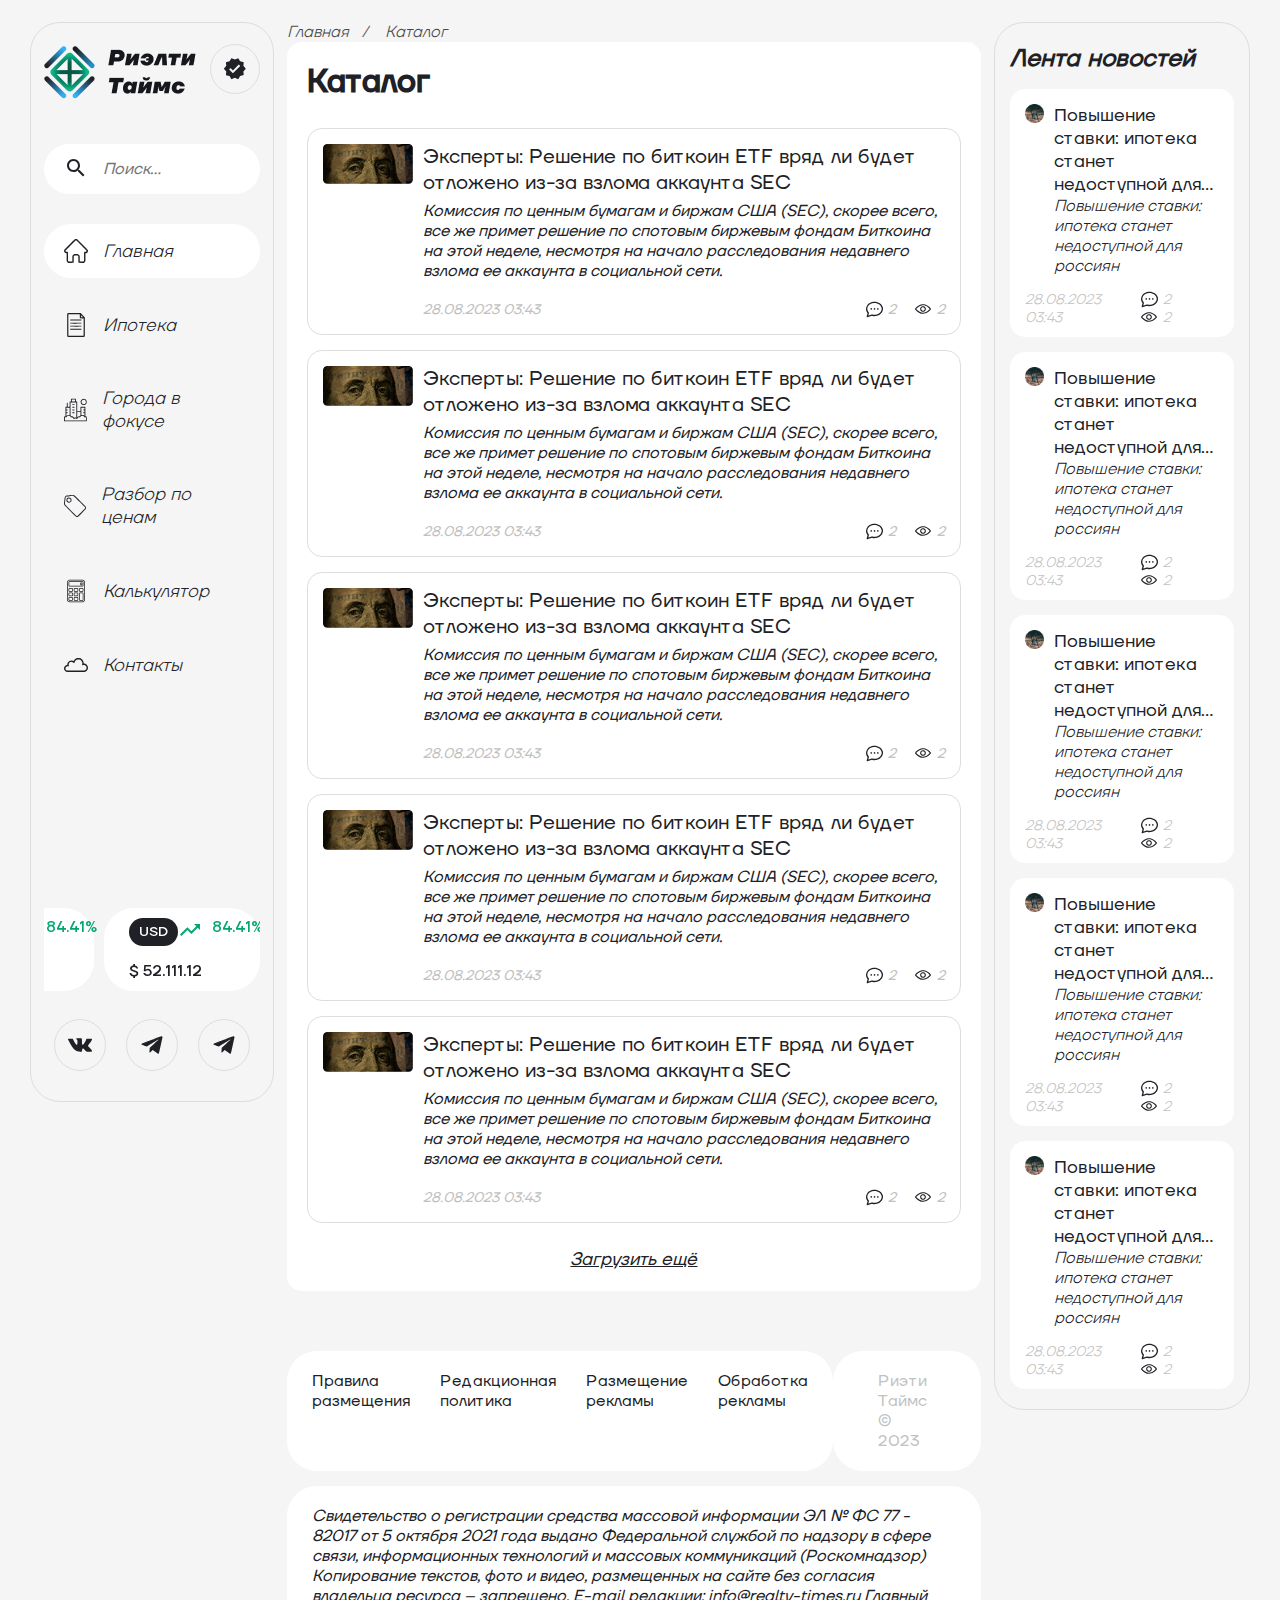
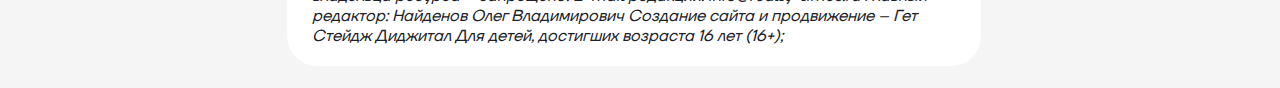
<file: catalog_load.html>
<!DOCTYPE html>
<html lang="en">
<head>
    <meta charset="UTF-8">
    <title>Title</title>
    <link rel="stylesheet" href="css/slick-theme.css">
    <link rel="stylesheet" href="css/slick.css">
    <link rel="stylesheet" href="css/style.css">
</head>
<body>
<div class="page df j-spb">
    <aside class="aside__left">
        <div class="logo df j-spb">
            <a href="#"><img src="images/logo.png"></a>
            <div class="status df j-center a-center"><img src="images/icons/Verified.svg"></div>
        </div>
        <form class="search__form pr">
            <input type="text" class="search" placeholder="Поиск...">
            <span class="search__icon pa"></span>
        </form>
        <nav class="navbar">
            <ul class="menu df">
                <li class="menu__item active df"><a class="menu__link" href="#"><svg width="24" height="24" viewBox="0 0 24 24" fill="none" xmlns="http://www.w3.org/2000/svg">
                    <g clip-path="url(#clip0_14_4919)">
                        <path fill-rule="evenodd" clip-rule="evenodd" d="M11.2488 0.106898C11.1064 0.166523 10.8955 0.28132 10.7801 0.361945C10.6646 0.44257 8.28939 2.79354 5.50174 5.5863C0.811473 10.2852 0.422082 10.6872 0.283426 10.9745C-0.438168 12.4693 0.63452 14.1563 2.30664 14.1563H2.62493V17.904C2.62493 20.4411 2.64152 21.7319 2.67635 21.9001C2.70461 22.0367 2.80272 22.3067 2.89432 22.5C3.10643 22.9478 3.59214 23.448 4.02143 23.6608C4.59063 23.943 4.7575 23.9581 7.13327 23.9432C9.2118 23.9301 9.27818 23.9269 9.4038 23.8331C9.47496 23.7799 9.57668 23.6782 9.62983 23.607C9.72461 23.4801 9.72696 23.4171 9.74993 20.3484L9.77336 17.2191L9.91568 16.9885C10.093 16.7011 10.4552 16.4713 10.798 16.4287C10.9305 16.4122 11.5874 16.4057 12.2577 16.4142L13.4765 16.4297L13.7228 16.5662C13.9575 16.6962 14.1091 16.8512 14.2543 17.1094C14.3084 17.2056 14.3245 17.7861 14.3437 20.3521C14.3666 23.4171 14.369 23.4801 14.4638 23.607C14.5169 23.6782 14.6186 23.7799 14.6898 23.8331C14.8154 23.9269 14.8818 23.9301 16.9603 23.9432C19.3361 23.9581 19.503 23.943 20.0722 23.6608C20.5015 23.448 20.9872 22.9478 21.1993 22.5C21.2909 22.3067 21.389 22.0367 21.4173 21.9001C21.4521 21.7319 21.4687 20.4411 21.4687 17.904V14.1563H21.787C22.6684 14.1563 23.4368 13.6862 23.8157 12.9151C23.9748 12.5914 23.9765 12.5813 23.9765 11.9531C23.9765 10.8841 24.5155 11.5189 18.4983 5.50165C12.5153 -0.481336 13.1147 0.0326483 12.095 0.010992C11.5704 -0.000164246 11.4801 0.0100545 11.2488 0.106898ZM11.6952 1.45249C11.4232 1.58749 1.62213 11.4008 1.52514 11.6352C1.42718 11.8721 1.43458 12.0729 1.55013 12.3116C1.72422 12.6712 1.86855 12.7229 2.77399 12.75C3.625 12.7755 3.68538 12.7939 3.91108 13.0962C4.00661 13.2241 4.00802 13.2746 4.03118 17.4761L4.05461 21.7266L4.18455 21.9476C4.25604 22.0692 4.38785 22.2246 4.47743 22.293C4.79393 22.5344 4.86564 22.5426 6.6679 22.5448L8.34368 22.5469V19.9242C8.34368 18.2034 8.36135 17.2161 8.3951 17.0531C8.57716 16.1737 9.28793 15.4132 10.1952 15.127C10.5056 15.0291 10.6058 15.0235 12.0468 15.0235C13.4878 15.0235 13.588 15.0291 13.8984 15.127C14.8057 15.4132 15.5164 16.1737 15.6985 17.0531C15.7323 17.2161 15.7499 18.2034 15.7499 19.9242V22.5469H17.4081C19.201 22.5469 19.2982 22.5355 19.6246 22.2866C19.7096 22.2218 19.8376 22.0692 19.909 21.9476L20.039 21.7266L20.0624 17.4761C20.0856 13.2746 20.087 13.2241 20.1825 13.0961C20.4082 12.7939 20.4686 12.7755 21.3196 12.75C22.2251 12.7229 22.3694 12.6712 22.5435 12.3116C22.659 12.0729 22.6664 11.8721 22.5685 11.6352C22.4693 11.3955 12.6683 1.58491 12.3953 1.45212C12.1533 1.33441 11.933 1.33451 11.6952 1.45249Z" fill="#202126"/>
                    </g>
                    <defs>
                        <clipPath id="clip0_14_4919">
                            <rect width="24" height="24" fill="white"/>
                        </clipPath>
                    </defs>
                </svg>
                    Главная</a></li>
                <li class="menu__item"><a class="menu__link" href="#">
                    <svg width="24" height="24" viewBox="0 0 24 24" fill="none" xmlns="http://www.w3.org/2000/svg">
                        <path fill-rule="evenodd" clip-rule="evenodd" d="M4.14844 0.0579507C3.78722 0.187794 3.43795 0.498951 3.2693 0.841185L3.16406 1.0547V12V22.9453L3.27075 23.1619C3.40528 23.4349 3.68883 23.7177 3.97439 23.8637L4.19531 23.9766H12H19.8047L20.0256 23.8637C20.3112 23.7177 20.5947 23.4349 20.7293 23.1619L20.8359 22.9453L20.8478 13.7344L20.8595 4.52345L18.7853 2.26436L16.7109 0.00531006L10.5 0.00634131C6.17963 0.00709131 4.24627 0.0227944 4.14844 0.0579507ZM4.45313 1.31153C4.39097 1.35081 4.38281 2.58962 4.38281 12C4.38281 21.4104 4.39097 22.6492 4.45313 22.6885C4.54847 22.7488 19.4515 22.7488 19.5469 22.6885C19.6089 22.6493 19.6186 21.6283 19.6293 14.0408L19.6414 5.43751H17.9473C16.3091 5.43751 16.248 5.43428 16.0943 5.33922C15.795 5.15429 15.7969 5.16836 15.7969 3.11954V1.26564L10.1602 1.26634C6.68958 1.26681 4.49644 1.28415 4.45313 1.31153ZM17.0625 3.23439V4.17189H17.9378H18.8132L18.7198 4.06642C18.4066 3.71279 17.0945 2.29689 17.08 2.29689C17.0704 2.29689 17.0625 2.71876 17.0625 3.23439ZM6.31758 6.63559C6.05002 6.78081 6.00717 7.1394 6.23077 7.363L6.36778 7.50001H11.7847H17.2016L17.3474 7.36984C17.4563 7.27253 17.4943 7.19701 17.4978 7.07083C17.5035 6.86964 17.3839 6.6692 17.2211 6.60728C17.1486 6.57976 15.0524 6.56322 11.7743 6.56439C7.16278 6.56603 6.42811 6.57559 6.31758 6.63559ZM6.4372 9.68889C6.24666 9.72597 6.09375 9.93058 6.09375 10.1485C6.09375 10.4049 6.25509 10.5776 6.53147 10.6171C6.63877 10.6324 9.07852 10.6387 11.9531 10.6311C17.7048 10.6158 17.3148 10.6374 17.4623 10.3265C17.5037 10.2392 17.5215 10.126 17.5045 10.0583C17.4633 9.89425 17.2756 9.71997 17.1029 9.68542C16.9429 9.65345 6.60192 9.65678 6.4372 9.68889ZM6.23077 12.8402C5.99058 13.0803 6.07313 13.4815 6.38508 13.5902C6.48483 13.625 8.16202 13.6406 11.7975 13.6406C17.6175 13.6406 17.3305 13.6554 17.4584 13.3494C17.5406 13.1525 17.5053 12.9712 17.3556 12.8214L17.2372 12.7031H11.8025H6.36778L6.23077 12.8402ZM6.23934 15.886C6.12117 15.9964 6.09375 16.0591 6.09375 16.2188C6.09375 16.3784 6.12117 16.4411 6.23934 16.5515L6.38494 16.6875H11.7836C17.7796 16.6875 17.3263 16.7123 17.4665 16.3767C17.5232 16.2409 17.5232 16.1966 17.4665 16.0608C17.3263 15.7252 17.7796 15.75 11.7836 15.75H6.38494L6.23934 15.886Z" fill="#202126"/>
                    </svg>
                    Ипотека</a></li>
                <li class="menu__item"><a class="menu__link" href="#">
                    <svg width="24" height="24" viewBox="0 0 24 24" fill="none" xmlns="http://www.w3.org/2000/svg">
                        <g clip-path="url(#clip0_14_4930)">
                            <path fill-rule="evenodd" clip-rule="evenodd" d="M7.44952 0.137016L7.3125 0.274031V1.68389V3.09375H6.74639C6.18319 3.09375 6.17958 3.09445 6.04327 3.23077L5.90625 3.36778V6.04327V8.71875H4.89844H3.89062V6.74639V4.77403L3.75361 4.63702C3.56067 4.44408 3.28308 4.44408 3.09014 4.63702L2.95312 4.77403V6.74639V8.71875H2.38702C1.82381 8.71875 1.8202 8.71945 1.68389 8.85577L1.54688 8.99278V13.7767V18.5607L1.41797 18.5869C0.750797 18.7223 0.148734 18.9905 0.0562969 19.1933C0.0150469 19.2839 0 19.9058 0 21.5214V23.726L0.137016 23.863L0.274031 24H12.0026H23.7311L23.889 23.8326L24.0469 23.6652V21.4392C24.0469 20.0823 24.0299 19.2237 24.0034 19.2401C23.9795 19.2549 23.9462 19.224 23.9295 19.1714C23.8756 19.0015 23.2167 18.7157 22.582 18.5869L22.4531 18.5607V13.7767V8.99278L22.3161 8.85577L22.1791 8.71875H19.875H17.5709L17.4339 8.85577L17.2969 8.99278V10.9651V12.9375H15.5859H13.875V8.15264V3.36778L13.738 3.23077C13.6017 3.09445 13.5981 3.09375 13.0349 3.09375H12.4688V1.68389V0.274031L12.3317 0.137016L12.1947 0H9.89062H7.58653L7.44952 0.137016ZM20.1562 0.313453C19.4457 0.431156 18.6464 0.899672 18.1866 1.46789C17.7118 2.05477 17.4897 2.63161 17.4508 3.37955C17.38 4.73892 18.0795 5.93175 19.2891 6.51412C21.4727 7.56548 24 5.98209 24 3.5625C24 1.73142 22.5104 0.259406 20.6861 0.287625C20.4591 0.291141 20.2207 0.302766 20.1562 0.313453ZM8.25 2.01562V3.09375H9.89062H11.5312V2.01562V0.9375H9.89062H8.25V2.01562ZM20.2155 1.28972C19.0475 1.54345 18.2371 2.71448 18.4155 3.89062C18.6102 5.17387 19.8292 6.07355 21.0853 5.86097C22.0862 5.69161 22.8697 4.8945 23.022 3.89062C23.2021 2.70295 22.3877 1.53928 21.2002 1.28761C20.815 1.206 20.5987 1.20647 20.2155 1.28972ZM6.84408 10.9102L6.84441 17.7891L7.01217 17.9033C7.10447 17.9662 7.29089 18.1402 7.4265 18.2901C7.66866 18.5577 7.67756 18.5625 7.92637 18.5633C8.8658 18.5663 9.88809 19.1367 10.4579 19.9757L10.6383 20.2415L10.9793 20.1239C11.4219 19.9712 12.2103 19.9258 12.6445 20.0279L12.9375 20.0968V12.064V4.03125H9.89062H6.84375L6.84408 10.9102ZM8.85577 6.04327C8.74833 6.15075 8.71875 6.22228 8.71875 6.375C8.71875 6.52772 8.74833 6.59925 8.85577 6.70673L8.99278 6.84375H9.89062H10.7885L10.9255 6.70673C11.0329 6.59925 11.0625 6.52772 11.0625 6.375C11.0625 6.22228 11.0329 6.15075 10.9255 6.04327L10.7885 5.90625H9.89062H8.99278L8.85577 6.04327ZM8.85577 8.85577C8.74833 8.96325 8.71875 9.03478 8.71875 9.1875C8.71875 9.34022 8.74833 9.41175 8.85577 9.51923L8.99278 9.65625H9.89062H10.7885L10.9255 9.51923C11.0329 9.41175 11.0625 9.34022 11.0625 9.1875C11.0625 9.03478 11.0329 8.96325 10.9255 8.85577L10.7885 8.71875H9.89062H8.99278L8.85577 8.85577ZM2.48438 10.5938V11.5312H3.05048C3.61369 11.5312 3.6173 11.532 3.75361 11.6683C3.94655 11.8612 3.94655 12.1388 3.75361 12.3317C3.6173 12.468 3.61369 12.4688 3.05048 12.4688H2.48438V13.4062V14.3438H3.05048C3.61369 14.3438 3.6173 14.3445 3.75361 14.4808C3.94655 14.6737 3.94655 14.9513 3.75361 15.1442C3.6173 15.2805 3.61369 15.2812 3.05048 15.2812H2.48438V16.7205V18.1597L2.66016 17.9907C3.41798 17.2622 4.68197 16.9759 5.80078 17.2792L5.90625 17.3078V13.482V9.65625H4.19531H2.48438V10.5938ZM18.2344 13.4703V17.2843L18.5273 17.2157C18.9781 17.11 19.7044 17.1561 20.1962 17.3214C20.6191 17.4637 21.0599 17.7216 21.3398 17.9907L21.5156 18.1597V16.7205V15.2812H20.9495C20.3863 15.2812 20.3827 15.2805 20.2464 15.1442C20.139 15.0367 20.1094 14.9652 20.1094 14.8125C20.1094 14.6598 20.139 14.5883 20.2464 14.4808C20.3827 14.3445 20.3863 14.3438 20.9495 14.3438H21.5156V13.4062V12.4688H20.9495C20.3863 12.4688 20.3827 12.468 20.2464 12.3317C20.139 12.2242 20.1094 12.1527 20.1094 12C20.1094 11.8473 20.139 11.7758 20.2464 11.6683C20.3827 11.532 20.3863 11.5312 20.9495 11.5312H21.5156V10.5938V9.65625H19.875H18.2344V13.4703ZM8.85577 11.6683C8.74833 11.7758 8.71875 11.8473 8.71875 12C8.71875 12.1527 8.74833 12.2242 8.85577 12.3317L8.99278 12.4688H9.89062H10.7885L10.9255 12.3317C11.0329 12.2242 11.0625 12.1527 11.0625 12C11.0625 11.8473 11.0329 11.7758 10.9255 11.6683L10.7885 11.5312H9.89062H8.99278L8.85577 11.6683ZM13.875 16.7398V19.6047L14.0526 19.4442C14.6459 18.9083 15.4842 18.5625 16.1904 18.5625H16.4482L16.8726 18.1329L17.2969 17.7033V15.7891V13.875H15.5859H13.875V16.7398ZM8.85577 14.4808C8.74833 14.5883 8.71875 14.6598 8.71875 14.8125C8.71875 14.9652 8.74833 15.0367 8.85577 15.1442L8.99278 15.2812H9.89062H10.7885L10.9255 15.1442C11.0329 15.0367 11.0625 14.9652 11.0625 14.8125C11.0625 14.6598 11.0329 14.5883 10.9255 14.4808L10.7885 14.3438H9.89062H8.99278L8.85577 14.4808ZM4.38281 18.1486C3.81131 18.2568 3.23461 18.6562 2.88112 19.1886C2.78695 19.3305 2.67497 19.4626 2.63227 19.4824C2.58961 19.5021 2.32266 19.5211 2.03906 19.5246C1.69903 19.5287 1.42364 19.5597 1.23047 19.6154L0.9375 19.6999V21.3812V23.0625H12H23.0625V21.3812V19.6999L22.7695 19.616C22.5676 19.5582 22.3309 19.5337 22.0078 19.5371C21.75 19.5399 21.4828 19.5203 21.4141 19.4936C21.3454 19.4669 21.2123 19.3293 21.1184 19.1878C20.7344 18.6095 20.1622 18.238 19.4964 18.1349C18.6188 17.9989 17.7467 18.4026 17.227 19.1854C17.1339 19.3256 17.0051 19.4642 16.9408 19.4935C16.8764 19.5229 16.616 19.5469 16.3621 19.5469C16.0341 19.5469 15.8133 19.5738 15.5992 19.6399C14.9862 19.8292 14.3942 20.341 14.0905 20.944C13.8366 21.4483 13.7105 21.4788 13.0799 21.1883C12.3016 20.8298 11.6279 20.8313 10.9287 21.1932C10.5735 21.377 10.3403 21.4183 10.1707 21.3275C10.1218 21.3014 9.98662 21.0955 9.87014 20.8701C9.40303 19.9656 8.72344 19.5327 7.78125 19.5395C7.53633 19.5413 7.2787 19.5203 7.20872 19.493C7.13873 19.4655 7.01522 19.3399 6.93422 19.2136C6.61162 18.7109 5.98898 18.3065 5.31895 18.1646C4.95352 18.0872 4.72762 18.0833 4.38281 18.1486ZM0.0216563 21.4922C0.0217031 22.7297 0.02775 23.2292 0.0351094 22.6022C0.0425156 21.9752 0.0425156 20.9627 0.0351094 20.3522C0.0277031 19.7417 0.0216563 20.2547 0.0216563 21.4922Z" fill="#202126"/>
                        </g>
                        <defs>
                            <clipPath id="clip0_14_4930">
                                <rect width="24" height="24" fill="white"/>
                            </clipPath>
                        </defs>
                    </svg>
                    Города в фокусе</a></li>
                <li class="menu__item"><a class="menu__link" href="#">
                    <svg width="24" height="24" viewBox="0 0 24 24" fill="none" xmlns="http://www.w3.org/2000/svg">
                        <g clip-path="url(#clip0_14_4935)">
                            <path fill-rule="evenodd" clip-rule="evenodd" d="M5.85932 0.371977C4.22221 0.573867 2.79839 0.754336 2.69526 0.773039C2.59214 0.791742 2.34956 0.881836 2.1562 0.973242C1.44665 1.30859 0.883074 2.04813 0.754589 2.81248C0.726417 2.98005 0.543042 4.45662 0.347105 6.09373C-0.0394266 9.32318 -0.0447234 9.42959 0.144464 10.1519C0.268027 10.6237 0.504183 11.1338 0.768605 11.5003C0.883214 11.6591 3.65226 14.4581 6.92207 17.7203C13.3934 24.1767 13.0217 23.8344 13.6958 23.9577C14.0964 24.031 14.5132 23.9671 14.945 23.7661C15.2387 23.6295 15.5123 23.3661 19.4392 19.4392C23.3661 15.5123 23.6294 15.2388 23.7661 14.945C23.967 14.5132 24.0309 14.0965 23.9577 13.6958C23.8344 13.0217 24.1767 13.3935 17.7203 6.9221C14.4581 3.65229 11.6591 0.883242 11.5003 0.768633C11.1343 0.504539 10.6255 0.268899 10.147 0.141867C9.43181 -0.0479296 9.1356 -0.032039 5.85932 0.371977ZM5.97651 1.38255C4.42964 1.56996 3.04828 1.74682 2.90681 1.77555C2.4082 1.87685 1.89782 2.36918 1.78321 2.85935C1.75607 2.97537 1.5742 4.3992 1.37906 6.02341C0.984417 9.30752 0.975464 9.50191 1.19076 10.12C1.25714 10.3106 1.36687 10.5638 1.4346 10.6825C1.61198 10.9935 13.3665 22.7612 13.6171 22.8788C13.8456 22.9859 14.1927 22.9936 14.4272 22.8968C14.6692 22.7969 22.7536 14.7274 22.8787 14.4609C22.9916 14.2202 22.9917 13.8581 22.8788 13.6172C22.8179 13.4872 20.9593 11.6011 16.8212 7.47007C11.1875 1.84591 10.8338 1.50218 10.5373 1.36324C10.0873 1.1524 9.56662 1.03024 9.14479 1.03652C8.94914 1.03943 7.52339 1.19515 5.97651 1.38255ZM4.82807 2.93224C3.90089 3.13137 3.07846 3.85474 2.76445 4.74734C2.62082 5.15566 2.5867 5.91485 2.69362 6.32412C2.83209 6.85432 3.03717 7.2086 3.44526 7.6226C4.02576 8.21154 4.62426 8.45693 5.46089 8.4491C6.51539 8.43926 7.46015 7.83438 7.91751 6.87631C8.13084 6.4294 8.20307 6.12349 8.20307 5.66707C8.20307 3.89651 6.55528 2.56127 4.82807 2.93224ZM4.87068 3.97948C3.612 4.38218 3.2235 5.98174 4.15748 6.91573C5.2731 8.03135 7.16746 7.24741 7.17112 5.66866C7.17206 5.26249 7.07409 4.95016 6.84576 4.63127C6.40411 4.01454 5.59537 3.74763 4.87068 3.97948Z" fill="#202126"/>
                        </g>
                        <defs>
                            <clipPath id="clip0_14_4935">
                                <rect width="24" height="24" fill="white"/>
                            </clipPath>
                        </defs>
                    </svg>

                    Разбор по ценам</a></li>
                <li class="menu__item"><a class="menu__link" href="#">
                    <svg width="24" height="24" viewBox="0 0 24 24" fill="none" xmlns="http://www.w3.org/2000/svg">
                        <path fill-rule="evenodd" clip-rule="evenodd" d="M5.20312 0.785256C4.91948 0.833771 4.4835 1.00777 4.22203 1.17676C3.69666 1.51632 3.32147 2.00644 3.11077 2.62833C3.02677 2.87635 3.02344 3.23288 3.02344 12.0033V21.1205L3.13181 21.4341C3.40612 22.2281 4.0252 22.8472 4.81922 23.1215L5.13281 23.2299H12C18.5756 23.2299 18.8782 23.2262 19.125 23.1426C19.963 22.8587 20.5875 22.2466 20.8682 21.4341L20.9766 21.1205V12.0033V2.88615L20.8682 2.57255C20.6695 1.99758 20.214 1.41891 19.74 1.13954C19.627 1.07297 19.395 0.964131 19.2244 0.897662L18.9141 0.776771L12.1172 0.770959C8.37891 0.767771 5.26758 0.774193 5.20312 0.785256ZM5.18522 1.55508C4.89375 1.62413 4.4685 1.87463 4.2615 2.09916C4.15627 2.21335 4.00336 2.44772 3.9218 2.6199L3.77344 2.93302V12.0058V21.0785L3.94852 21.4327C4.15936 21.8594 4.43077 22.1251 4.86656 22.3315L5.17969 22.4799H12H18.8203L19.1334 22.3315C19.5692 22.1251 19.8406 21.8594 20.0515 21.4327L20.2266 21.0785V12.0058V2.93302L20.0782 2.6199C19.8718 2.18415 19.606 1.91269 19.1794 1.70185L18.8252 1.52677L12.0962 1.51937C8.13581 1.51501 5.29233 1.52972 5.18522 1.55508ZM5.25 2.3146C5.01994 2.38712 4.62755 2.79343 4.557 3.03221C4.47703 3.30296 4.47703 6.45371 4.557 6.72446C4.63308 6.98194 5.02139 7.37026 5.27887 7.44633C5.55839 7.52893 18.4416 7.52893 18.7211 7.44633C18.9786 7.37026 19.3669 6.98194 19.443 6.72446C19.523 6.45371 19.523 3.30296 19.443 3.03221C19.3669 2.77472 18.9786 2.38641 18.7211 2.31033C18.4578 2.23252 5.49736 2.23665 5.25 2.3146ZM5.36508 3.11841L5.25 3.23344V4.87833V6.52322L5.36508 6.63826L5.48011 6.75333H12H18.5199L18.6349 6.63826L18.75 6.52322V4.87833V3.23344L18.6349 3.11841L18.5199 3.00333H12H5.48011L5.36508 3.11841ZM16.875 3.4396C16.6449 3.51212 16.2525 3.91843 16.182 4.15721C16.1506 4.26333 16.125 4.58785 16.125 4.87833C16.125 5.16882 16.1506 5.49333 16.182 5.59946C16.2581 5.85694 16.6464 6.24526 16.9039 6.32133C17.3434 6.45118 17.6938 6.35963 18.025 6.02837C18.3216 5.73183 18.375 5.55624 18.375 4.87833C18.375 4.20043 18.3216 4.02483 18.025 3.7283C17.6952 3.39849 17.3113 3.30211 16.875 3.4396ZM16.9901 4.24341C16.8817 4.35174 16.875 4.38886 16.875 4.87833C16.875 5.3678 16.8817 5.40493 16.9901 5.51326C17.0626 5.58582 17.1587 5.62833 17.25 5.62833C17.3413 5.62833 17.4374 5.58582 17.5099 5.51326C17.6183 5.40493 17.625 5.3678 17.625 4.87833C17.625 4.38886 17.6183 4.35174 17.5099 4.24341C17.4374 4.17085 17.3413 4.12833 17.25 4.12833C17.1587 4.12833 17.0626 4.17085 16.9901 4.24341ZM5.25 9.0646C5.01994 9.13712 4.62755 9.54343 4.557 9.78221C4.47984 10.0433 4.47984 11.7134 4.557 11.9745C4.63308 12.2319 5.02139 12.6203 5.27887 12.6963C5.5462 12.7753 7.9538 12.7753 8.22113 12.6963C8.47861 12.6203 8.86692 12.2319 8.943 11.9745C9.02016 11.7134 9.02016 10.0433 8.943 9.78221C8.86692 9.52472 8.47861 9.13641 8.22113 9.06033C7.96969 8.98604 5.48794 8.9896 5.25 9.0646ZM10.5 9.0646C10.2699 9.13712 9.87755 9.54343 9.807 9.78221C9.72984 10.0433 9.72984 11.7134 9.807 11.9745C9.88308 12.2319 10.2714 12.6203 10.5289 12.6963C10.7962 12.7753 13.2038 12.7753 13.4711 12.6963C13.5927 12.6604 13.7513 12.552 13.9 12.4034C14.0487 12.2547 14.1571 12.096 14.193 11.9745C14.2702 11.7134 14.2702 10.0433 14.193 9.78221C14.1169 9.52472 13.7286 9.13641 13.4711 9.06033C13.2197 8.98604 10.7379 8.9896 10.5 9.0646ZM15.75 9.0646C15.5199 9.13712 15.1275 9.54343 15.057 9.78221C15.0209 9.90441 15 10.3062 15 10.8783C15 11.4504 15.0209 11.8523 15.057 11.9745C15.1331 12.2319 15.5214 12.6203 15.7789 12.6963C16.0462 12.7753 18.4538 12.7753 18.7211 12.6963C18.8427 12.6604 19.0013 12.552 19.15 12.4034C19.2987 12.2547 19.4071 12.096 19.443 11.9745C19.5202 11.7134 19.5202 10.0433 19.443 9.78221C19.3669 9.52472 18.9786 9.13641 18.7211 9.06033C18.4697 8.98604 15.9879 8.9896 15.75 9.0646ZM5.36508 9.86841C5.25094 9.98251 5.25 9.99071 5.25 10.8783C5.25 11.766 5.25094 11.7742 5.36508 11.8883L5.48011 12.0033H6.75H8.01989L8.13492 11.8883C8.24906 11.7742 8.25 11.766 8.25 10.8783C8.25 9.99071 8.24906 9.98251 8.13492 9.86841L8.01989 9.75333H6.75H5.48011L5.36508 9.86841ZM10.6151 9.86841C10.5009 9.98251 10.5 9.99071 10.5 10.8783C10.5 11.766 10.5009 11.7742 10.6151 11.8883L10.7301 12.0033H12H13.2699L13.3849 11.8883C13.4991 11.7742 13.5 11.766 13.5 10.8783C13.5 9.99071 13.4991 9.98251 13.3849 9.86841L13.2699 9.75333H12H10.7301L10.6151 9.86841ZM15.8651 9.86841C15.7509 9.98251 15.75 9.99071 15.75 10.8783C15.75 11.766 15.7509 11.7742 15.8651 11.8883L15.9801 12.0033H17.25H18.5199L18.6349 11.8883C18.7491 11.7742 18.75 11.766 18.75 10.8783C18.75 9.99071 18.7491 9.98251 18.6349 9.86841L18.5199 9.75333H17.25H15.9801L15.8651 9.86841ZM5.25 13.5646C5.01994 13.6371 4.62755 14.0434 4.557 14.2822C4.47984 14.5433 4.47984 16.2134 4.557 16.4745C4.63308 16.7319 5.02139 17.1203 5.27887 17.1963C5.5462 17.2753 7.9538 17.2753 8.22113 17.1963C8.47861 17.1203 8.86692 16.7319 8.943 16.4745C9.02016 16.2134 9.02016 14.5433 8.943 14.2822C8.86692 14.0247 8.47861 13.6364 8.22113 13.5603C7.96969 13.486 5.48794 13.4896 5.25 13.5646ZM10.5 13.5646C10.2699 13.6371 9.87755 14.0434 9.807 14.2822C9.72984 14.5433 9.72984 16.2134 9.807 16.4745C9.88308 16.7319 10.2714 17.1203 10.5289 17.1963C10.7962 17.2753 13.2038 17.2753 13.4711 17.1963C13.5927 17.1604 13.7513 17.052 13.9 16.9034C14.0487 16.7547 14.1571 16.596 14.193 16.4745C14.2702 16.2134 14.2702 14.5433 14.193 14.2822C14.1169 14.0247 13.7286 13.6364 13.4711 13.5603C13.2197 13.486 10.7379 13.4896 10.5 13.5646ZM15.75 13.5646C15.5199 13.6371 15.1275 14.0434 15.057 14.2822C14.9753 14.5585 14.9753 20.6981 15.057 20.9745C15.1331 21.2319 15.5214 21.6203 15.7789 21.6963C16.0462 21.7753 18.4538 21.7753 18.7211 21.6963C18.9786 21.6203 19.3669 21.2319 19.443 20.9745C19.5247 20.6981 19.5247 14.5585 19.443 14.2822C19.3669 14.0247 18.9786 13.6364 18.7211 13.5603C18.4697 13.486 15.9879 13.4896 15.75 13.5646ZM5.36508 14.3684C5.25094 14.4825 5.25 14.4907 5.25 15.3783C5.25 16.266 5.25094 16.2742 5.36508 16.3883L5.48011 16.5033H6.75H8.01989L8.13492 16.3883C8.24906 16.2742 8.25 16.266 8.25 15.3783C8.25 14.4907 8.24906 14.4825 8.13492 14.3684L8.01989 14.2533H6.75H5.48011L5.36508 14.3684ZM10.6151 14.3684C10.5009 14.4825 10.5 14.4907 10.5 15.3783C10.5 16.266 10.5009 16.2742 10.6151 16.3883L10.7301 16.5033H12H13.2699L13.3849 16.3883C13.4991 16.2742 13.5 16.266 13.5 15.3783C13.5 14.4907 13.4991 14.4825 13.3849 14.3684L13.2699 14.2533H12H10.7301L10.6151 14.3684ZM15.8651 14.3684L15.75 14.4834V17.6283V20.7732L15.8651 20.8883L15.9801 21.0033H17.25H18.5199L18.6349 20.8883L18.75 20.7732V17.6283V14.4834L18.6349 14.3684L18.5199 14.2533H17.25H15.9801L15.8651 14.3684ZM5.25 18.0646C5.01994 18.1371 4.62755 18.5434 4.557 18.7822C4.47984 19.0433 4.47984 20.7134 4.557 20.9745C4.63308 21.2319 5.02139 21.6203 5.27887 21.6963C5.5462 21.7753 7.9538 21.7753 8.22113 21.6963C8.47861 21.6203 8.86692 21.2319 8.943 20.9745C9.02016 20.7134 9.02016 19.0433 8.943 18.7822C8.86692 18.5247 8.47861 18.1364 8.22113 18.0603C7.96969 17.986 5.48794 17.9896 5.25 18.0646ZM10.5 18.0646C10.2699 18.1371 9.87755 18.5434 9.807 18.7822C9.72984 19.0433 9.72984 20.7134 9.807 20.9745C9.88308 21.2319 10.2714 21.6203 10.5289 21.6963C10.7962 21.7753 13.2038 21.7753 13.4711 21.6963C13.5927 21.6604 13.7513 21.552 13.9 21.4034C14.0487 21.2547 14.1571 21.096 14.193 20.9745C14.2702 20.7134 14.2702 19.0433 14.193 18.7822C14.1169 18.5247 13.7286 18.1364 13.4711 18.0603C13.2197 17.986 10.7379 17.9896 10.5 18.0646ZM5.36508 18.8684C5.25094 18.9825 5.25 18.9907 5.25 19.8783C5.25 20.766 5.25094 20.7742 5.36508 20.8883L5.48011 21.0033H6.75H8.01989L8.13492 20.8883C8.24906 20.7742 8.25 20.766 8.25 19.8783C8.25 18.9907 8.24906 18.9825 8.13492 18.8684L8.01989 18.7533H6.75H5.48011L5.36508 18.8684ZM10.6151 18.8684C10.5009 18.9825 10.5 18.9907 10.5 19.8783C10.5 20.766 10.5009 20.7742 10.6151 20.8883L10.7301 21.0033H12H13.2699L13.3849 20.8883C13.4991 20.7742 13.5 20.766 13.5 19.8783C13.5 18.9907 13.4991 18.9825 13.3849 18.8684L13.2699 18.7533H12H10.7301L10.6151 18.8684Z" fill="#202126"/>
                    </svg>
                    Калькулятор</a></li>
                <li class="menu__item"><a class="menu__link" href="#">
                    <svg width="24" height="24" viewBox="0 0 24 24" fill="none" xmlns="http://www.w3.org/2000/svg">
                        <g clip-path="url(#clip0_14_4945)">
                            <path fill-rule="evenodd" clip-rule="evenodd" d="M13.875 4.99506C13.8105 5.00608 13.6102 5.03894 13.4297 5.06805C12.7553 5.17689 11.8165 5.56356 11.2969 5.94658C10.6694 6.40909 10.1138 7.01772 9.74901 7.64233L9.55847 7.96862L9.38179 7.87848C9.09379 7.73158 8.48878 7.55556 8.06672 7.49589C6.47198 7.27047 4.80904 8.07522 3.92076 9.50228C3.76134 9.7584 3.49589 10.409 3.42295 10.7225C3.3915 10.8578 3.35198 11.1623 3.3352 11.3992L3.30469 11.83L2.97656 11.8862C1.60856 12.121 0.491623 13.1533 0.111607 14.534C0.0525918 14.7484 0.028498 15.0057 0.028498 15.4219C0.028498 15.838 0.0525918 16.0953 0.111607 16.3098C0.510045 17.7575 1.68919 18.7932 3.1574 18.9853C3.41864 19.0195 6.20081 19.0308 11.9766 19.0212L20.4141 19.0073L20.7693 18.9061C21.8794 18.5897 22.7306 17.9738 23.3332 17.0507C23.6124 16.6229 23.7879 16.1859 23.9068 15.6218L23.9934 15.211L24.0049 15.4922C24.0154 15.7497 24.018 15.7557 24.0348 15.5638C24.0652 15.2186 23.9629 14.1592 23.8605 13.7578C23.677 13.0394 23.2228 12.2566 22.7024 11.7619C21.9917 11.0863 21.0928 10.6731 20.1808 10.6029L19.7578 10.5703L19.7272 10.1352C19.6651 9.25319 19.4902 8.5937 19.1348 7.90244C18.3822 6.43834 17.0374 5.42172 15.4143 5.08994C15.0548 5.01648 14.0956 4.95733 13.875 4.99506ZM13.6736 6.44626C12.4087 6.68608 11.2968 7.55083 10.7757 8.70011C10.6704 8.93228 10.2656 10.2016 10.2656 10.2996C10.2656 10.3232 10.0911 10.1768 9.54028 9.69076C8.94473 9.16525 8.41326 8.92886 7.7069 8.87528C6.38278 8.77487 5.10178 9.72348 4.80609 11.0234C4.68656 11.549 4.71197 12 4.90331 12.75C4.99626 13.1141 5.06315 13.4213 5.05195 13.4324C5.04079 13.4436 4.80126 13.4087 4.51973 13.355C3.35283 13.1321 2.66278 13.2792 2.06353 13.8784C1.63814 14.3038 1.43001 14.8109 1.43001 15.4219C1.43001 16.3971 2.004 17.181 2.96278 17.5151C3.20048 17.5979 3.5708 17.6016 11.7422 17.6016H20.2734L20.6739 17.4581C21.4098 17.1946 21.9611 16.7154 22.2869 16.0561C22.997 14.6189 22.383 12.8897 20.9297 12.2342C20.2618 11.933 19.6735 11.9132 18.6799 12.1587C18.3191 12.2479 18.0163 12.3132 18.007 12.3039C17.9977 12.2946 18.0579 11.9852 18.1408 11.6162C18.3868 10.5212 18.3797 9.86561 18.1136 9.08312C17.6842 7.82092 16.6291 6.83917 15.3516 6.51315C14.8529 6.38589 14.1416 6.35753 13.6736 6.44626ZM0.0163574 15.4219C0.0163574 15.641 0.0244668 15.7307 0.0343105 15.6211C0.0442012 15.5116 0.0442012 15.3322 0.0343105 15.2227C0.0244668 15.1131 0.0163574 15.2027 0.0163574 15.4219Z" fill="#202126"/>
                        </g>
                        <defs>
                            <clipPath id="clip0_14_4945">
                                <rect width="24" height="24" fill="white"/>
                            </clipPath>
                        </defs>
                    </svg>

                    Контакты</a></li>
            </ul>
        </nav>
        <div class="rate__slider a-center df j-center">
            <div class="rate__item">
                <div class="rate__info df j-spb">
                    <div class="rate__name">USD</div>
                    <div class="rate__action"><span class="rate__up"><svg width="24" height="24" viewBox="0 0 24 24" fill="none" xmlns="http://www.w3.org/2000/svg">
<g clip-path="url(#clip0_14_5083)">
<path d="M16 6L18.29 8.29L13.41 13.17L9.41 9.17L2 16.59L3.41 18L9.41 12L13.41 16L19.71 9.71L22 12V6H16Z" fill="#202126"/>
</g>
<defs>
<clipPath id="clip0_14_5083">
<rect width="24" height="24" fill="white"/>
</clipPath>
</defs>
</svg>
</span>84.41%</div>
                </div>
                <div class="rate__value">$
                    52.111.12
                </div>
            </div>
            <div class="rate__item">
                <div class="rate__info df j-spb">
                    <div class="rate__name">USD</div>
                    <div class="rate__action"><span class="rate__up"><svg width="24" height="24" viewBox="0 0 24 24" fill="none" xmlns="http://www.w3.org/2000/svg">
<g clip-path="url(#clip0_14_5083)">
<path d="M16 6L18.29 8.29L13.41 13.17L9.41 9.17L2 16.59L3.41 18L9.41 12L13.41 16L19.71 9.71L22 12V6H16Z" fill="#202126"/>
</g>
<defs>
<clipPath id="clip0_14_5083">
<rect width="24" height="24" fill="white"/>
</clipPath>
</defs>
</svg>
</span>84.41%</div>
                </div>
                <div class="rate__value">$
                    52.111.12
                </div>
            </div>
            <div class="rate__item">
                <div class="rate__info df j-spb">
                    <div class="rate__name">USD</div>
                    <div class="rate__action"><span class="rate__up"><svg width="24" height="24" viewBox="0 0 24 24" fill="none" xmlns="http://www.w3.org/2000/svg">
<g clip-path="url(#clip0_14_5083)">
<path d="M16 6L18.29 8.29L13.41 13.17L9.41 9.17L2 16.59L3.41 18L9.41 12L13.41 16L19.71 9.71L22 12V6H16Z" fill="#202126"/>
</g>
<defs>
<clipPath id="clip0_14_5083">
<rect width="24" height="24" fill="white"/>
</clipPath>
</defs>
</svg>
</span>84.41%</div>
                </div>
                <div class="rate__value">$
                    52.111.12
                </div>
            </div>

        </div>
        <ul class="social__links df a-center j-center">
            <li class="social__item"> <a href="" class="social__icon  df a-center j-center"><svg width="24" height="24" viewBox="0 0 24 24" fill="none" xmlns="http://www.w3.org/2000/svg">
                <g clip-path="url(#clip0_14_5038)">
                    <path fill-rule="evenodd" clip-rule="evenodd" d="M8.80352 5.26871C8.68249 5.30128 8.54538 5.35674 8.49883 5.39199C8.30036 5.54218 8.09692 5.75086 8.03641 5.86636C7.95667 6.01857 7.99656 6.06066 8.29671 6.14096C8.76316 6.26569 9.06349 6.51225 9.23303 6.90966C9.39986 7.30055 9.48447 8.2943 9.451 9.46875C9.41116 10.8662 9.29224 11.4423 8.99135 11.6955C8.82846 11.8326 8.68113 11.8427 8.44469 11.7332C7.78797 11.4291 6.307 9.16599 5.4137 7.10157C4.9555 6.04266 4.79547 5.82352 4.40313 5.71786C4.27361 5.68299 3.59121 5.67094 2.30486 5.68074C0.197643 5.69686 0.171018 5.70057 0.0482051 5.997C-0.0422637 6.21549 0.0172207 6.41466 0.45508 7.35938C2.71624 12.2379 4.91538 15.5157 6.95435 17.0467C8.55892 18.2514 10.1502 18.7642 12.3048 18.7707C13.8344 18.7754 13.9405 18.6935 14.0618 17.4141C14.1729 16.2431 14.5238 15.6068 15.0564 15.6104C15.3847 15.6126 15.6063 15.7716 16.3126 16.512C17.8464 18.1198 18.0422 18.3006 18.4719 18.5063C18.7249 18.6275 18.9887 18.7139 19.2044 18.7463C19.6316 18.8104 23.2127 18.8145 23.4337 18.7511C23.7642 18.6563 23.9567 18.3681 23.9624 17.9593C23.9713 17.3315 23.3803 16.5284 21.6293 14.7891C20.9285 14.093 20.2957 13.4317 20.223 13.3195C20.0328 13.0262 20.0375 12.7282 20.2384 12.3274C20.3222 12.1602 20.888 11.359 21.4958 10.5469C22.7587 8.85933 23.292 8.07891 23.5949 7.47478C23.817 7.03172 24.0509 6.312 24.0415 6.10022C24.0376 6.01097 24.0298 6.00099 24.0136 6.06432C23.9932 6.14368 23.9857 6.14143 23.9357 6.04111C23.9053 5.98003 23.786 5.87728 23.6707 5.81269L23.461 5.69532H21.1407C19.009 5.69532 18.8081 5.70207 18.6685 5.77833C18.4649 5.88961 18.4218 5.96316 18.0264 6.87666C17.4222 8.27241 16.8746 9.29344 16.2336 10.2197C15.8256 10.8091 15.19 11.5494 14.9842 11.675C14.6113 11.9023 14.2544 11.6789 14.0476 11.0887C14.0155 10.9974 13.9878 10.0335 13.9713 8.4375C13.9462 6.0083 13.9423 5.92294 13.8459 5.71444C13.7403 5.48607 13.5778 5.34553 13.3173 5.25718C13.0834 5.17782 9.10333 5.18799 8.80352 5.26871ZM0.0109863 6.1875C0.0109863 6.27774 0.0206426 6.31468 0.0324082 6.26953C0.0442207 6.22439 0.0442207 6.15061 0.0324082 6.10547C0.0206426 6.06033 0.0109863 6.09727 0.0109863 6.1875Z" fill="#202126"/>
                </g>
                <defs>
                    <clipPath id="clip0_14_5038">
                        <rect width="24" height="24" fill="white"/>
                    </clipPath>
                </defs>
            </svg>
            </a></li>
            <li class="social__item"> <a href="" class="social__icon  df a-center j-center">
                <svg width="24" height="24" viewBox="0 0 24 24" fill="none" xmlns="http://www.w3.org/2000/svg">
                    <path fill-rule="evenodd" clip-rule="evenodd" d="M21.0468 3.26747C20.0714 3.62377 1.94916 10.5803 1.85161 10.6359C1.41567 10.8844 1.38577 11.5189 1.79723 11.7886C1.91522 11.8659 6.67027 13.5 6.77723 13.5C6.81023 13.5 9.39633 11.935 12.5241 10.0223C15.6518 8.10962 18.2658 6.53616 18.333 6.5258C18.5468 6.49285 18.5395 6.63722 18.316 6.86579C18.2066 6.97772 16.2398 8.79465 13.9452 10.9034C11.3867 13.2548 9.76847 14.7747 9.76069 14.8336C9.75375 14.8865 9.67645 15.9106 9.58898 17.1094C9.41714 19.4644 9.41677 19.4515 9.66469 19.5905C9.75708 19.6423 9.82209 19.649 9.90989 19.6156C9.97561 19.5907 10.6412 18.9729 11.3889 18.2429C12.2934 17.3596 12.7683 16.9272 12.8078 16.9508C12.8404 16.9702 13.9452 17.8028 15.2629 18.801C16.5805 19.7991 17.7283 20.6518 17.8133 20.6958C17.9243 20.7532 18.0443 20.7703 18.2376 20.7563C18.5834 20.7313 18.8568 20.5587 18.9864 20.2836C19.1031 20.0359 22.4999 4.61119 22.4999 4.32891C22.4999 3.73458 21.9802 3.22951 21.3774 3.23808C21.2342 3.2401 21.0855 3.25332 21.0468 3.26747Z" fill="#202126"/>
                </svg>

            </a></li>
            <li class="social__item"> <a href="" class="social__icon df a-center j-center">
                <svg width="24" height="24" viewBox="0 0 24 24" fill="none" xmlns="http://www.w3.org/2000/svg">
                    <path fill-rule="evenodd" clip-rule="evenodd" d="M21.0468 3.26747C20.0714 3.62377 1.94916 10.5803 1.85161 10.6359C1.41567 10.8844 1.38577 11.5189 1.79723 11.7886C1.91522 11.8659 6.67027 13.5 6.77723 13.5C6.81023 13.5 9.39633 11.935 12.5241 10.0223C15.6518 8.10962 18.2658 6.53616 18.333 6.5258C18.5468 6.49285 18.5395 6.63722 18.316 6.86579C18.2066 6.97772 16.2398 8.79465 13.9452 10.9034C11.3867 13.2548 9.76847 14.7747 9.76069 14.8336C9.75375 14.8865 9.67645 15.9106 9.58898 17.1094C9.41714 19.4644 9.41677 19.4515 9.66469 19.5905C9.75708 19.6423 9.82209 19.649 9.90989 19.6156C9.97561 19.5907 10.6412 18.9729 11.3889 18.2429C12.2934 17.3596 12.7683 16.9272 12.8078 16.9508C12.8404 16.9702 13.9452 17.8028 15.2629 18.801C16.5805 19.7991 17.7283 20.6518 17.8133 20.6958C17.9243 20.7532 18.0443 20.7703 18.2376 20.7563C18.5834 20.7313 18.8568 20.5587 18.9864 20.2836C19.1031 20.0359 22.4999 4.61119 22.4999 4.32891C22.4999 3.73458 21.9802 3.22951 21.3774 3.23808C21.2342 3.2401 21.0855 3.25332 21.0468 3.26747Z" fill="#202126"/>
                </svg>

            </a></li>
        </ul>
    </aside>
    <main>
        <div class="breadcrumbs">
            <ul class="breadcrumbs__list df">
                <li class="breadcrumbs__item df pr"><a href="">Главная</a></li>
                <li class="breadcrumbs__item df">Каталог</li>
            </ul>
        </div>

        <div class="catalog__page">
            <h1 class="catalog__title">Каталог</h1>
            <div class="catalog__list">
                <div class="posts df j-spb">
                    <div class="post__item df">
                        <div class="post__image"><img src="images/post.png"></div>
                        <div class="post__info">
                            <div class="post__title">Эксперты: Решение по биткоин ETF вряд ли будет отложено из-за взлома аккаунта SEC</div>
                            <div class="post__desc">Комиссия по ценным бумагам и биржам США (SEC), скорее всего, все же примет решение по спотовым биржевым фондам Биткоина на этой неделе, несмотря на начало расследования недавнего взлома ее аккаунта в социальной сети.</div>
                            <div class="post__action df j-spb">
                                <div class="post__date">28.08.2023 03:43</div>
                                <div class="post__comments">
                                    <span class="comments__icon">2</span>
                                    <span class="seen__icon">2</span>
                                </div>
                            </div>
                        </div>
                    </div>
                    <div class="post__item df">
                        <div class="post__image"><img src="images/post.png"></div>
                        <div class="post__info">
                            <div class="post__title">Эксперты: Решение по биткоин ETF вряд ли будет отложено из-за взлома аккаунта SEC</div>
                            <div class="post__desc">Комиссия по ценным бумагам и биржам США (SEC), скорее всего, все же примет решение по спотовым биржевым фондам Биткоина на этой неделе, несмотря на начало расследования недавнего взлома ее аккаунта в социальной сети.</div>
                            <div class="post__action df j-spb">
                                <div class="post__date">28.08.2023 03:43</div>
                                <div class="post__comments">
                                    <span class="comments__icon">2</span>
                                    <span class="seen__icon">2</span>
                                </div>
                            </div>
                        </div>
                    </div>
                    <div class="post__item df">
                        <div class="post__image"><img src="images/post.png"></div>
                        <div class="post__info">
                            <div class="post__title">Эксперты: Решение по биткоин ETF вряд ли будет отложено из-за взлома аккаунта SEC</div>
                            <div class="post__desc">Комиссия по ценным бумагам и биржам США (SEC), скорее всего, все же примет решение по спотовым биржевым фондам Биткоина на этой неделе, несмотря на начало расследования недавнего взлома ее аккаунта в социальной сети.</div>
                            <div class="post__action df j-spb">
                                <div class="post__date">28.08.2023 03:43</div>
                                <div class="post__comments">
                                    <span class="comments__icon">2</span>
                                    <span class="seen__icon">2</span>
                                </div>
                            </div>
                        </div>
                    </div>
                    <div class="post__item df">
                        <div class="post__image"><img src="images/post.png"></div>
                        <div class="post__info">
                            <div class="post__title">Эксперты: Решение по биткоин ETF вряд ли будет отложено из-за взлома аккаунта SEC</div>
                            <div class="post__desc">Комиссия по ценным бумагам и биржам США (SEC), скорее всего, все же примет решение по спотовым биржевым фондам Биткоина на этой неделе, несмотря на начало расследования недавнего взлома ее аккаунта в социальной сети.</div>
                            <div class="post__action df j-spb">
                                <div class="post__date">28.08.2023 03:43</div>
                                <div class="post__comments">
                                    <span class="comments__icon">2</span>
                                    <span class="seen__icon">2</span>
                                </div>
                            </div>
                        </div>
                    </div>
                    <div class="post__item df">
                        <div class="post__image"><img src="images/post.png"></div>
                        <div class="post__info">
                            <div class="post__title">Эксперты: Решение по биткоин ETF вряд ли будет отложено из-за взлома аккаунта SEC</div>
                            <div class="post__desc">Комиссия по ценным бумагам и биржам США (SEC), скорее всего, все же примет решение по спотовым биржевым фондам Биткоина на этой неделе, несмотря на начало расследования недавнего взлома ее аккаунта в социальной сети.</div>
                            <div class="post__action df j-spb">
                                <div class="post__date">28.08.2023 03:43</div>
                                <div class="post__comments">
                                    <span class="comments__icon">2</span>
                                    <span class="seen__icon">2</span>
                                </div>
                            </div>
                        </div>
                    </div>

                </div>
            </div>
            <div class="load__more df a-center j-center">
                <a href="">Загрузить ещё</a>
            </div>
        </div>



        <div class="footer__menu df j-spb">
            <ul class="footer__menu-list df">
                <li class="footer__item"><a href="">Правила размещения</a></li>
                <li class="footer__item"><a href="">Редакционная политика</a></li>
                <li class="footer__item"><a href="">Размещение рекламы</a></li>
                <li class="footer__item"><a href="">Обработка рекламы</a></li>
            </ul>
            <div class="copyright">
                Риэти Таймс © 2023
            </div>
        </div>
        <div class="footer__info">
            Свидетельство о регистрации средства массовой информации ЭЛ № ФС 77 - 82017 от 5 октября 2021 года выдано Федеральной службой по надзору в сфере связи, информационных технологий и массовых коммуникаций (Роскомнадзор) Копирование текстов, фото и видео, размещенных на сайте без согласия владельца ресурса – запрещено. E-mail редакции: info@realty-times.ru Главный редактор: Найденов Олег Владимирович Создание сайта и продвижение – Гет Стейдж Диджитал Для детей, достигших возраста 16 лет (16+);
        </div>
    </main>
    <aside class="aside__right">
        <h2>Лента новостей</h2>
        <div class="news__feed">
            <div class="news__item">
                <div class="news__info df j-spb">
                    <div class="news__image"><img src="images/news.png"></div>
                    <div class="news__text">
                        <div class="news__title">Повышение ставки: ипотека станет недоступной для...</div>
                        <div class="news__desc">Повышение ставки: ипотека станет недоступной для россиян</div>
                    </div>
                </div>
                <div class="news__action df j-spb">
                    <div class="news__date">28.08.2023 03:43</div>
                    <div class="news__comments">
                        <span class="comments__icon">2</span>
                        <span class="seen__icon">2</span>
                    </div>
                </div>
            </div>
            <div class="news__item">
                <div class="news__info df j-spb">
                    <div class="news__image"><img src="images/news.png"></div>
                    <div class="news__text">
                        <div class="news__title">Повышение ставки: ипотека станет недоступной для...</div>
                        <div class="news__desc">Повышение ставки: ипотека станет недоступной для россиян</div>
                    </div>
                </div>
                <div class="news__action df j-spb">
                    <div class="news__date">28.08.2023 03:43</div>
                    <div class="news__comments">
                        <span class="comments__icon">2</span>
                        <span class="seen__icon">2</span>
                    </div>
                </div>
            </div>
            <div class="news__item">

                <div class="news__info df j-spb">
                    <div class="news__image"><img src="images/news.png"></div>
                    <div class="news__text">
                        <div class="news__title">Повышение ставки: ипотека станет недоступной для...</div>
                        <div class="news__desc">Повышение ставки: ипотека станет недоступной для россиян</div>
                    </div>
                </div>
                <div class="news__action df j-spb">
                    <div class="news__date">28.08.2023 03:43</div>
                    <div class="news__comments">
                        <span class="comments__icon">2</span>
                        <span class="seen__icon">2</span>
                    </div>
                </div>
            </div>
            <div class="news__item">

                <div class="news__info df j-spb">
                    <div class="news__image"><img src="images/news.png"></div>
                    <div class="news__text">
                        <div class="news__title">Повышение ставки: ипотека станет недоступной для...</div>
                        <div class="news__desc">Повышение ставки: ипотека станет недоступной для россиян</div>
                    </div>
                </div>
                <div class="news__action df j-spb">
                    <div class="news__date">28.08.2023 03:43</div>
                    <div class="news__comments">
                        <span class="comments__icon">2</span>
                        <span class="seen__icon">2</span>
                    </div>
                </div>
            </div>
            <div class="news__item">

                <div class="news__info df j-spb">
                    <div class="news__image"><img src="images/news.png"></div>
                    <div class="news__text">
                        <div class="news__title">Повышение ставки: ипотека станет недоступной для...</div>
                        <div class="news__desc">Повышение ставки: ипотека станет недоступной для россиян</div>
                    </div>
                </div>
                <div class="news__action df j-spb">
                    <div class="news__date">28.08.2023 03:43</div>
                    <div class="news__comments">
                        <span class="comments__icon">2</span>
                        <span class="seen__icon">2</span>
                    </div>
                </div>
            </div>
        </div>
    </aside>
</div>
<script src="js/jquery-3.7.1.min.js"></script>
<script src="js/slick.min.js"></script>
<script src="js/main.js"></script>
</body>
</html>
</file>
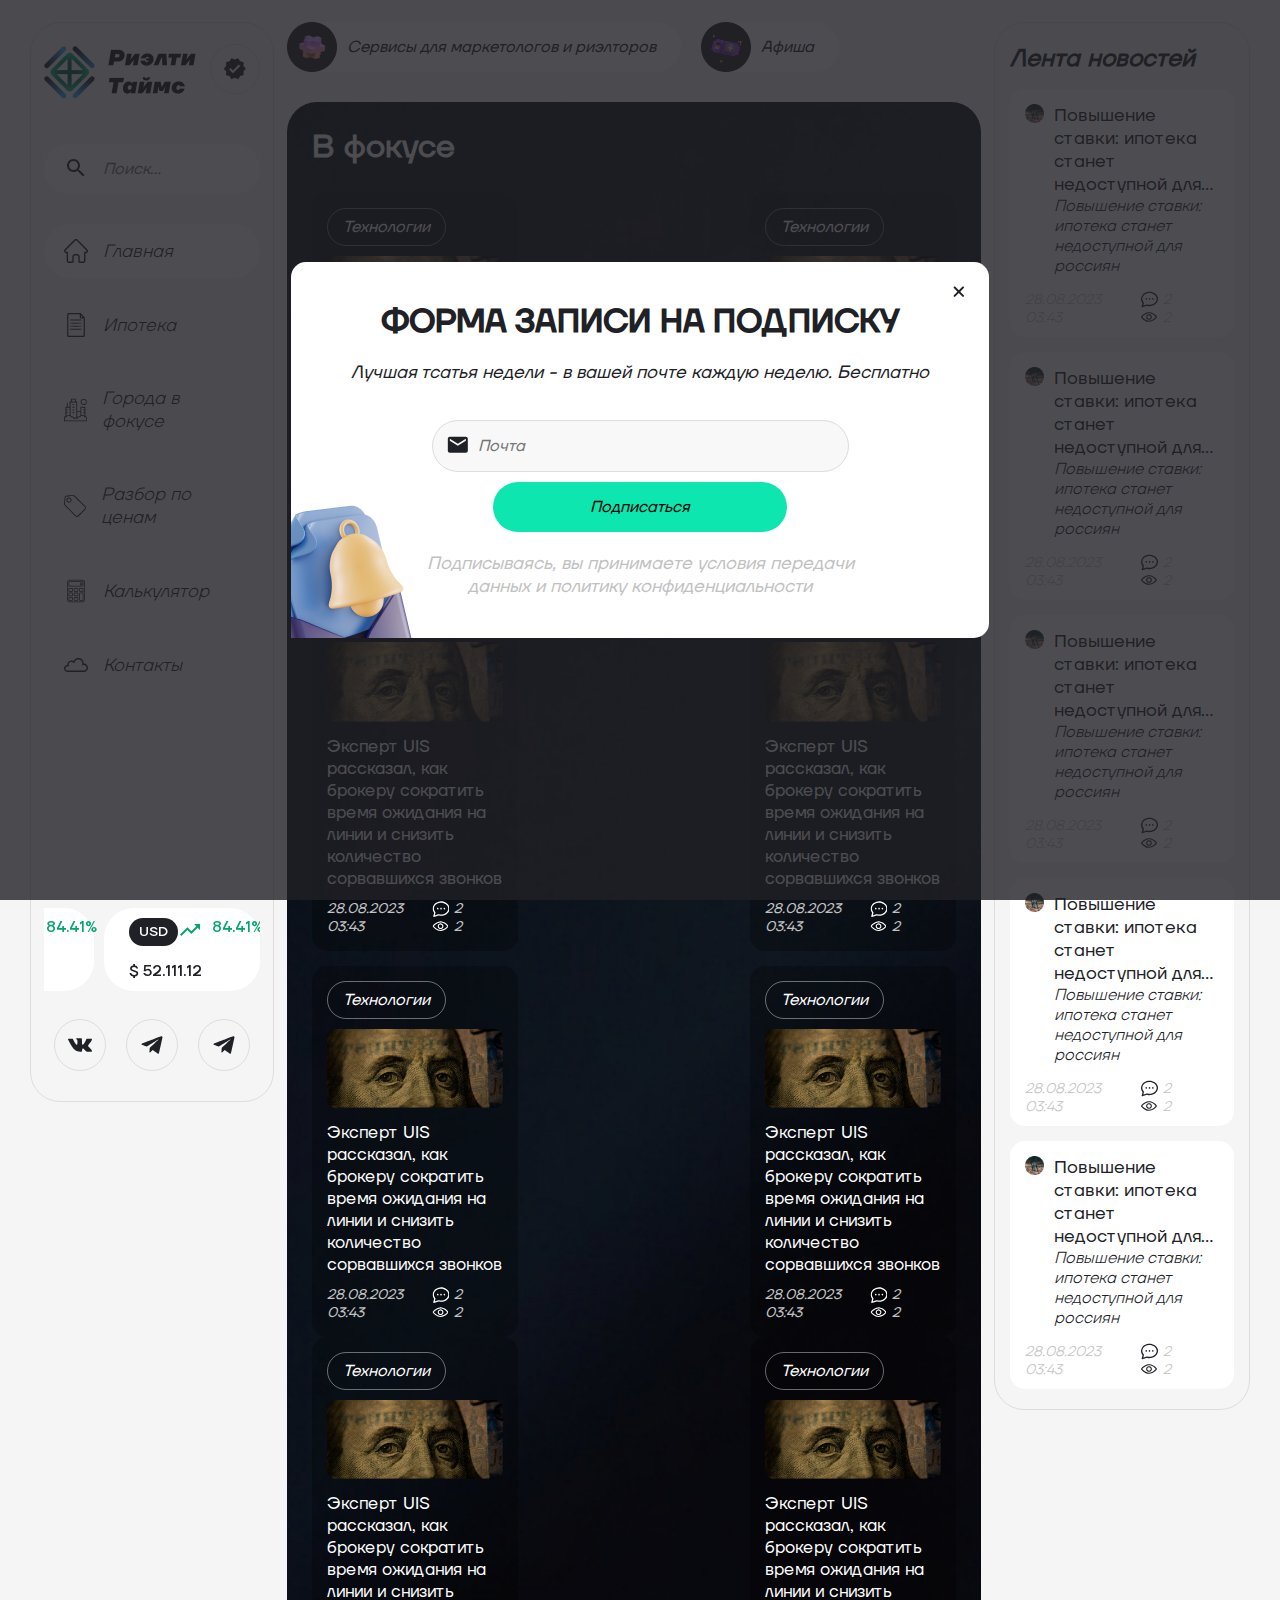
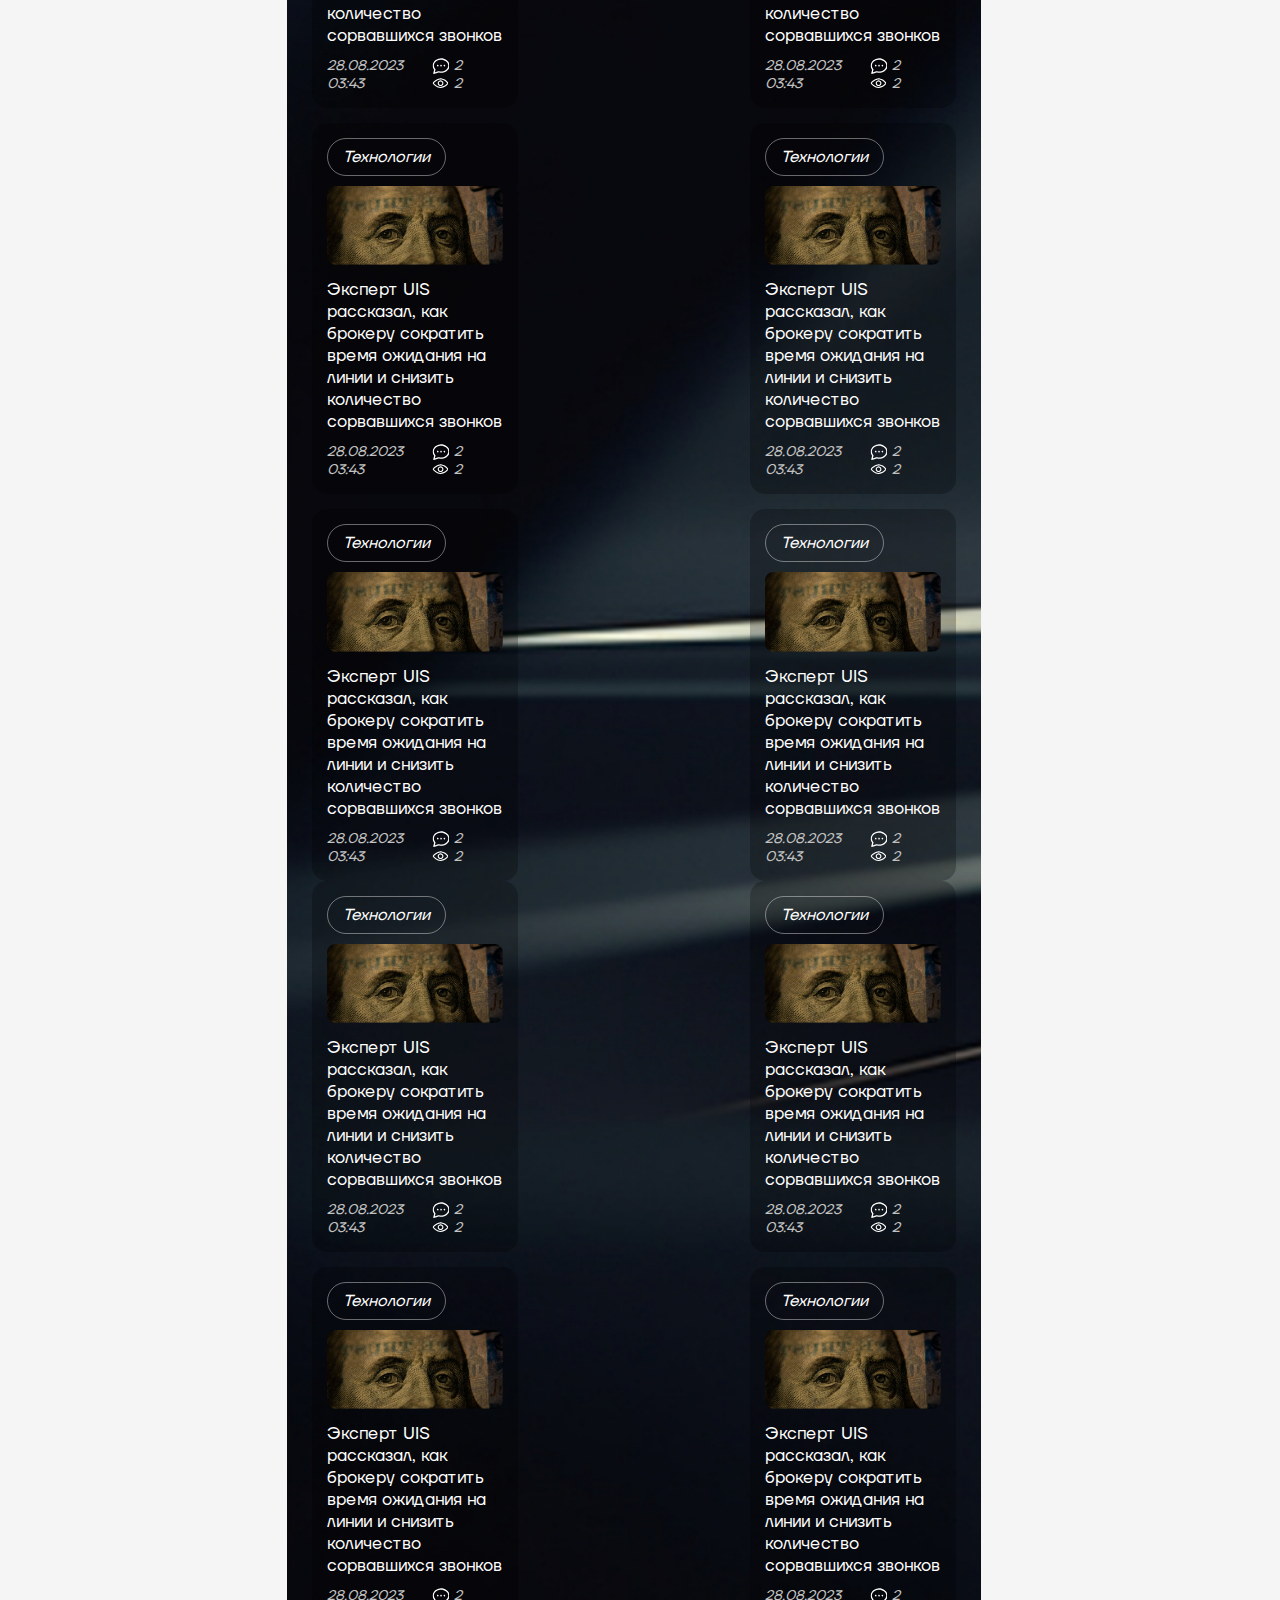
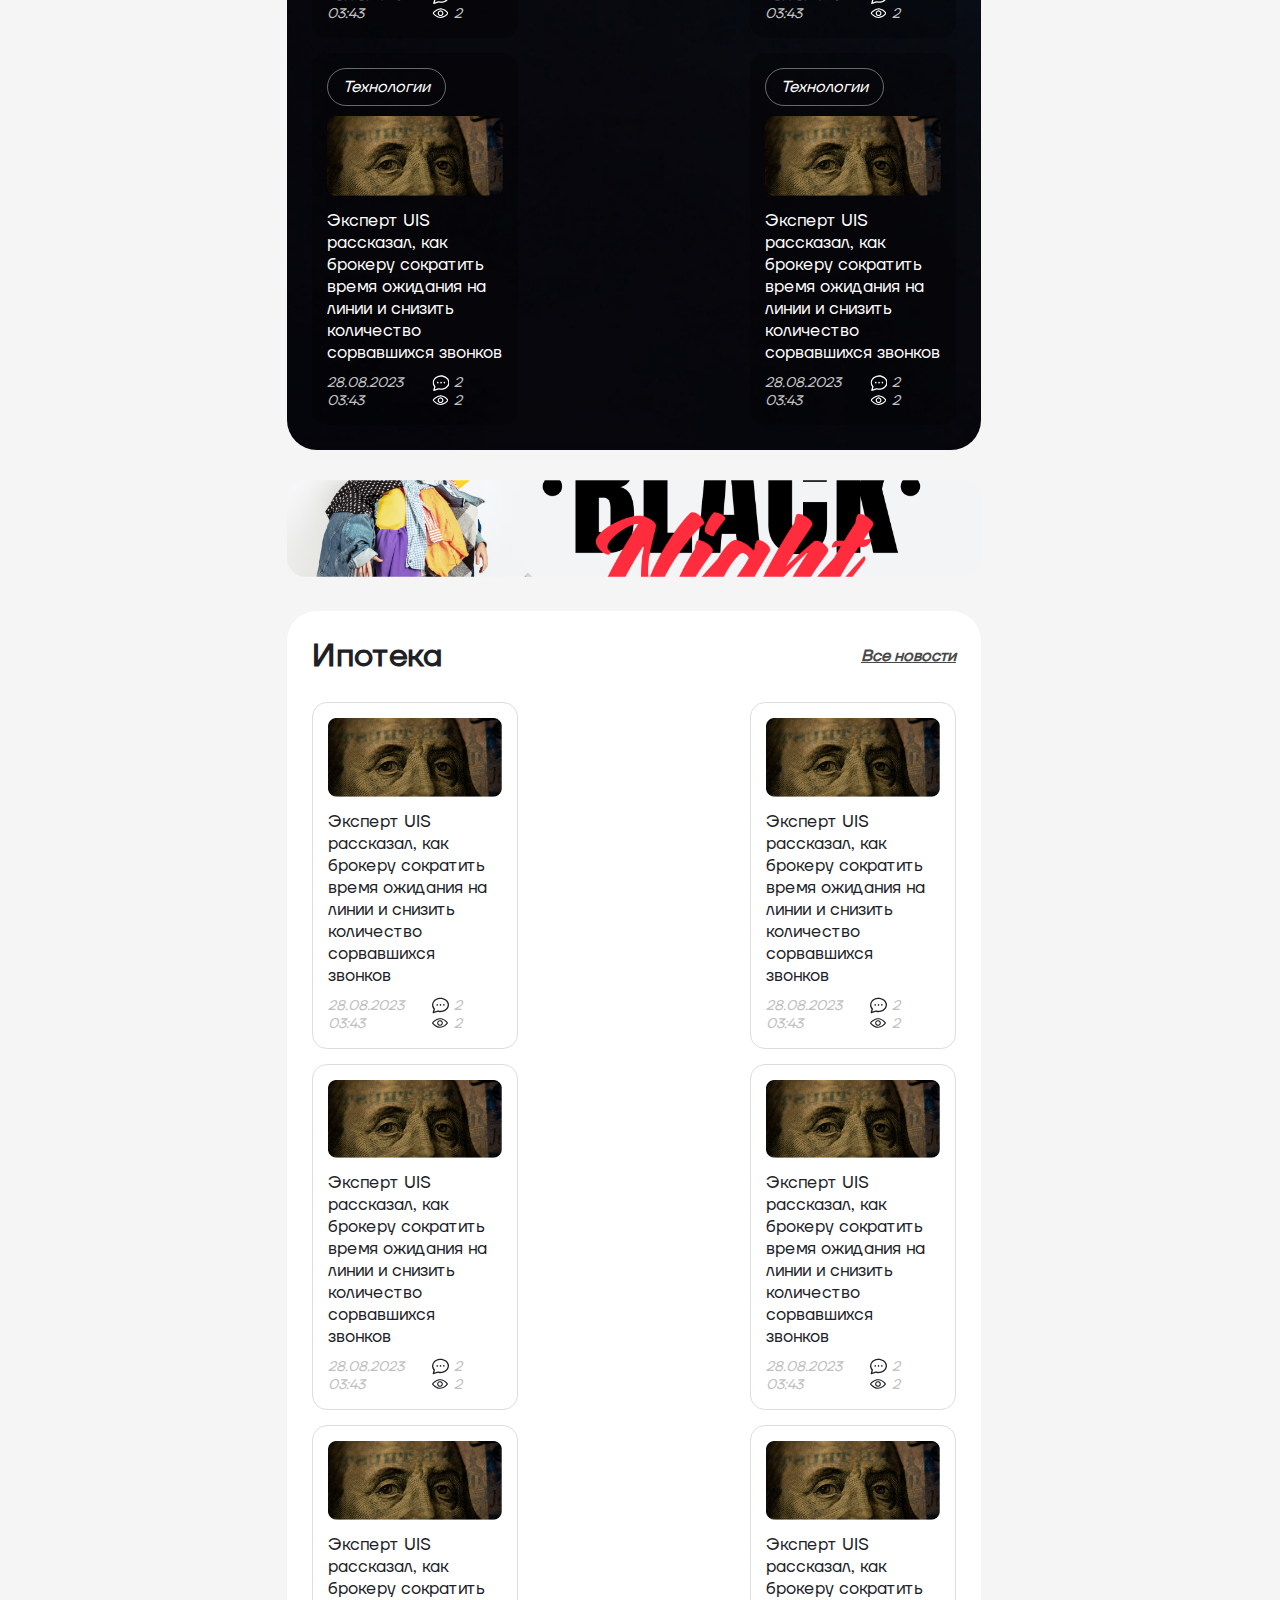
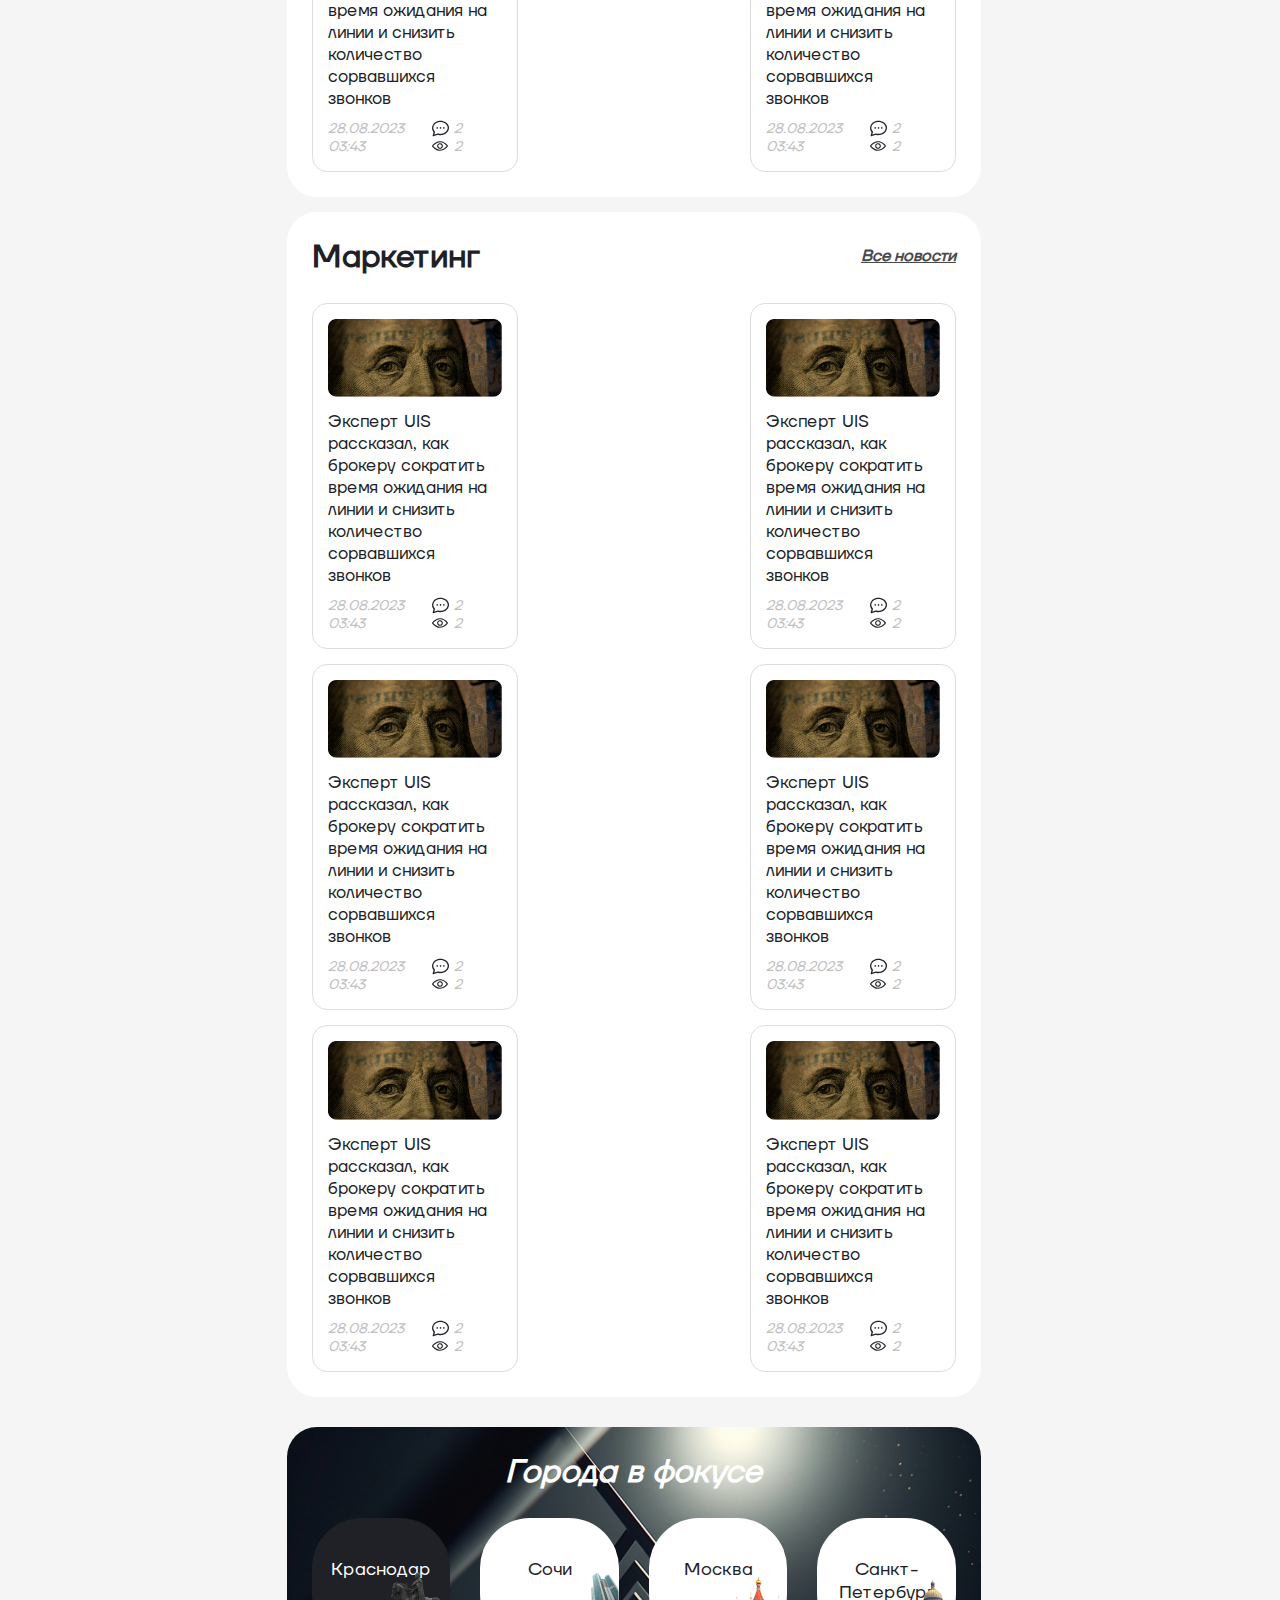
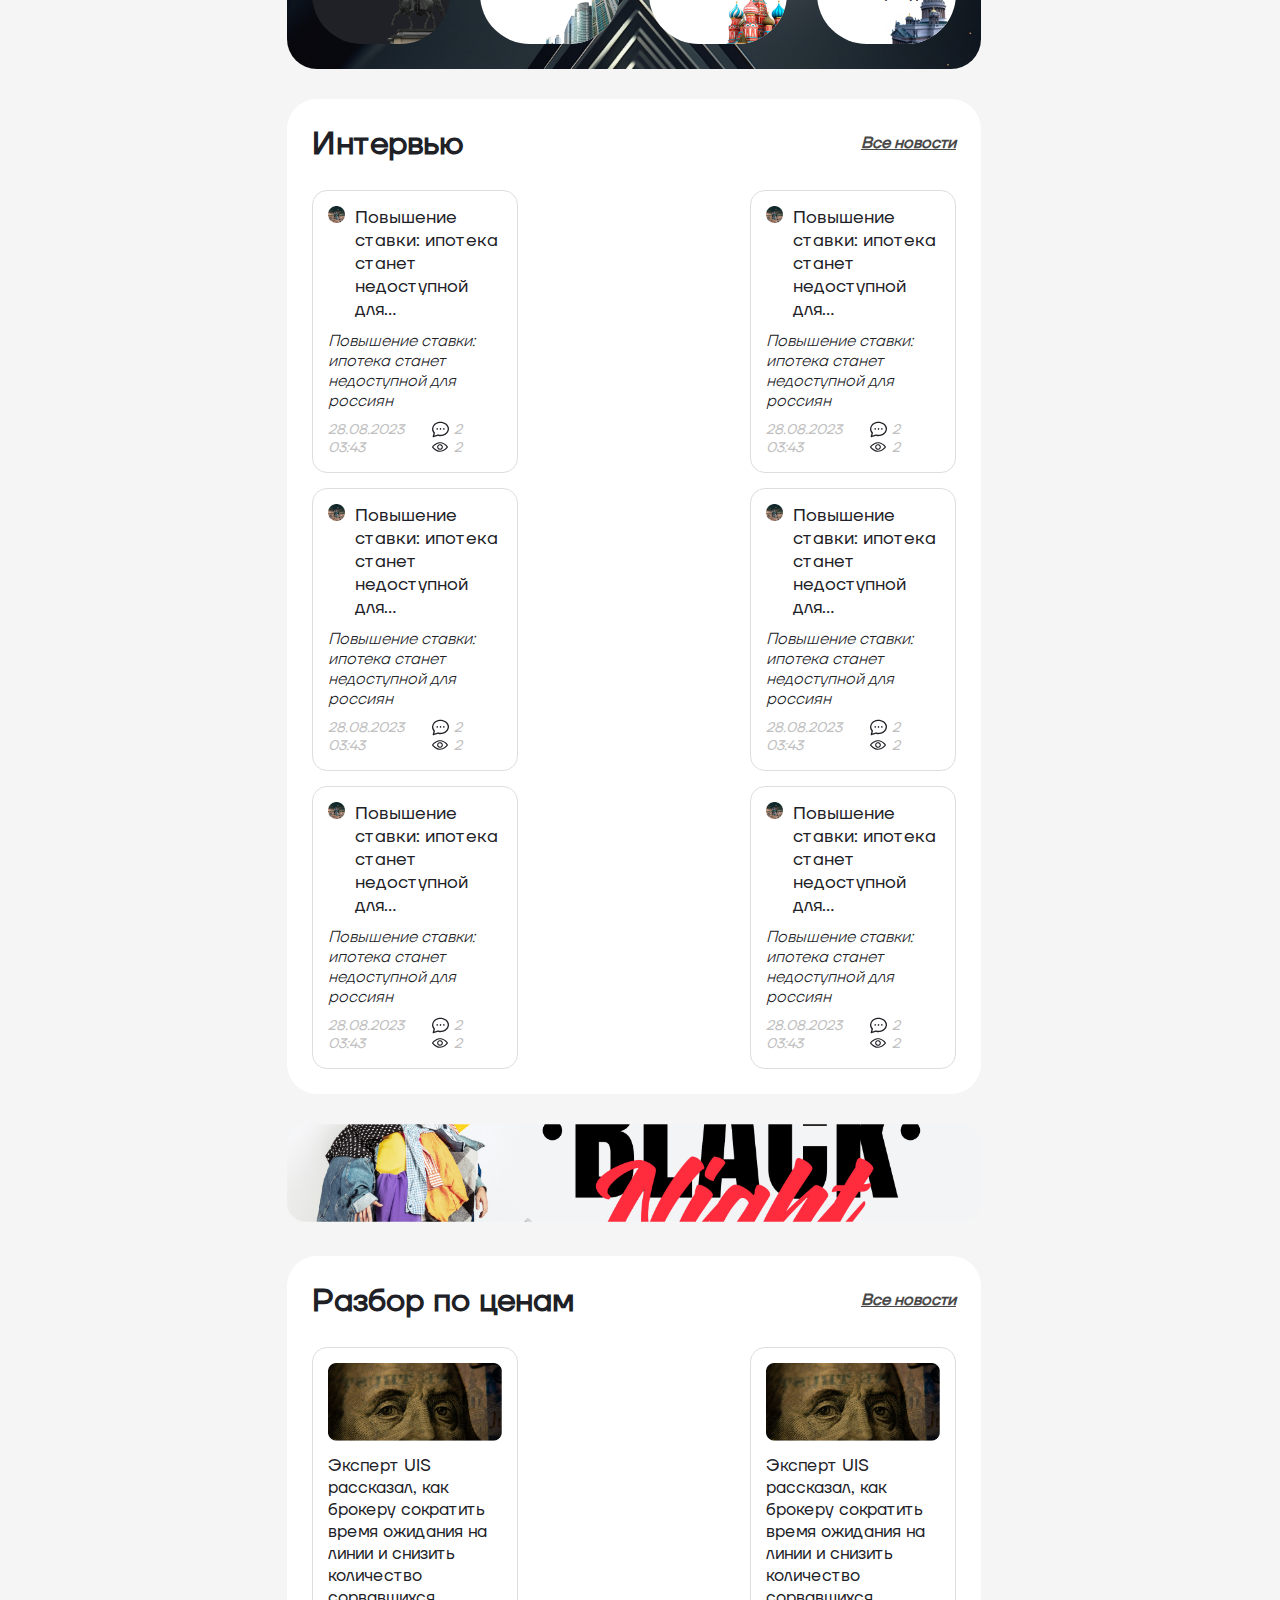
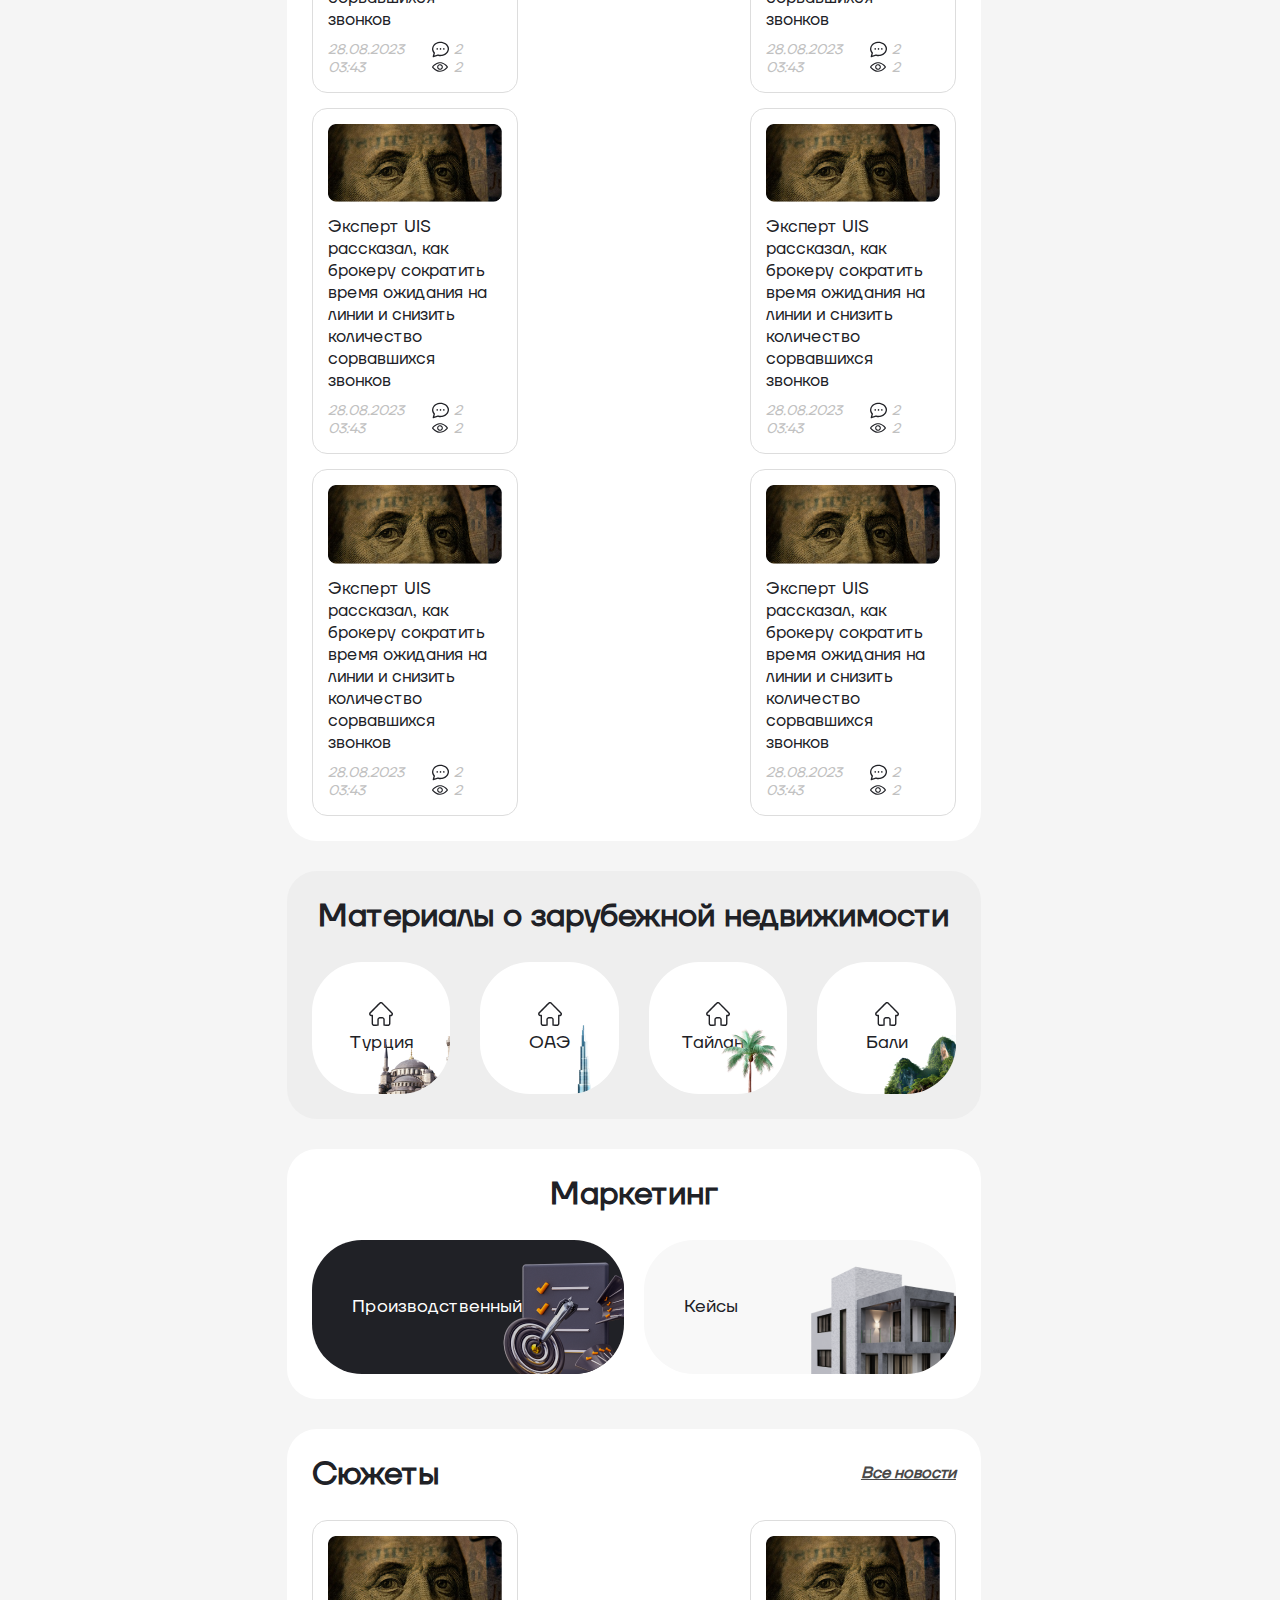
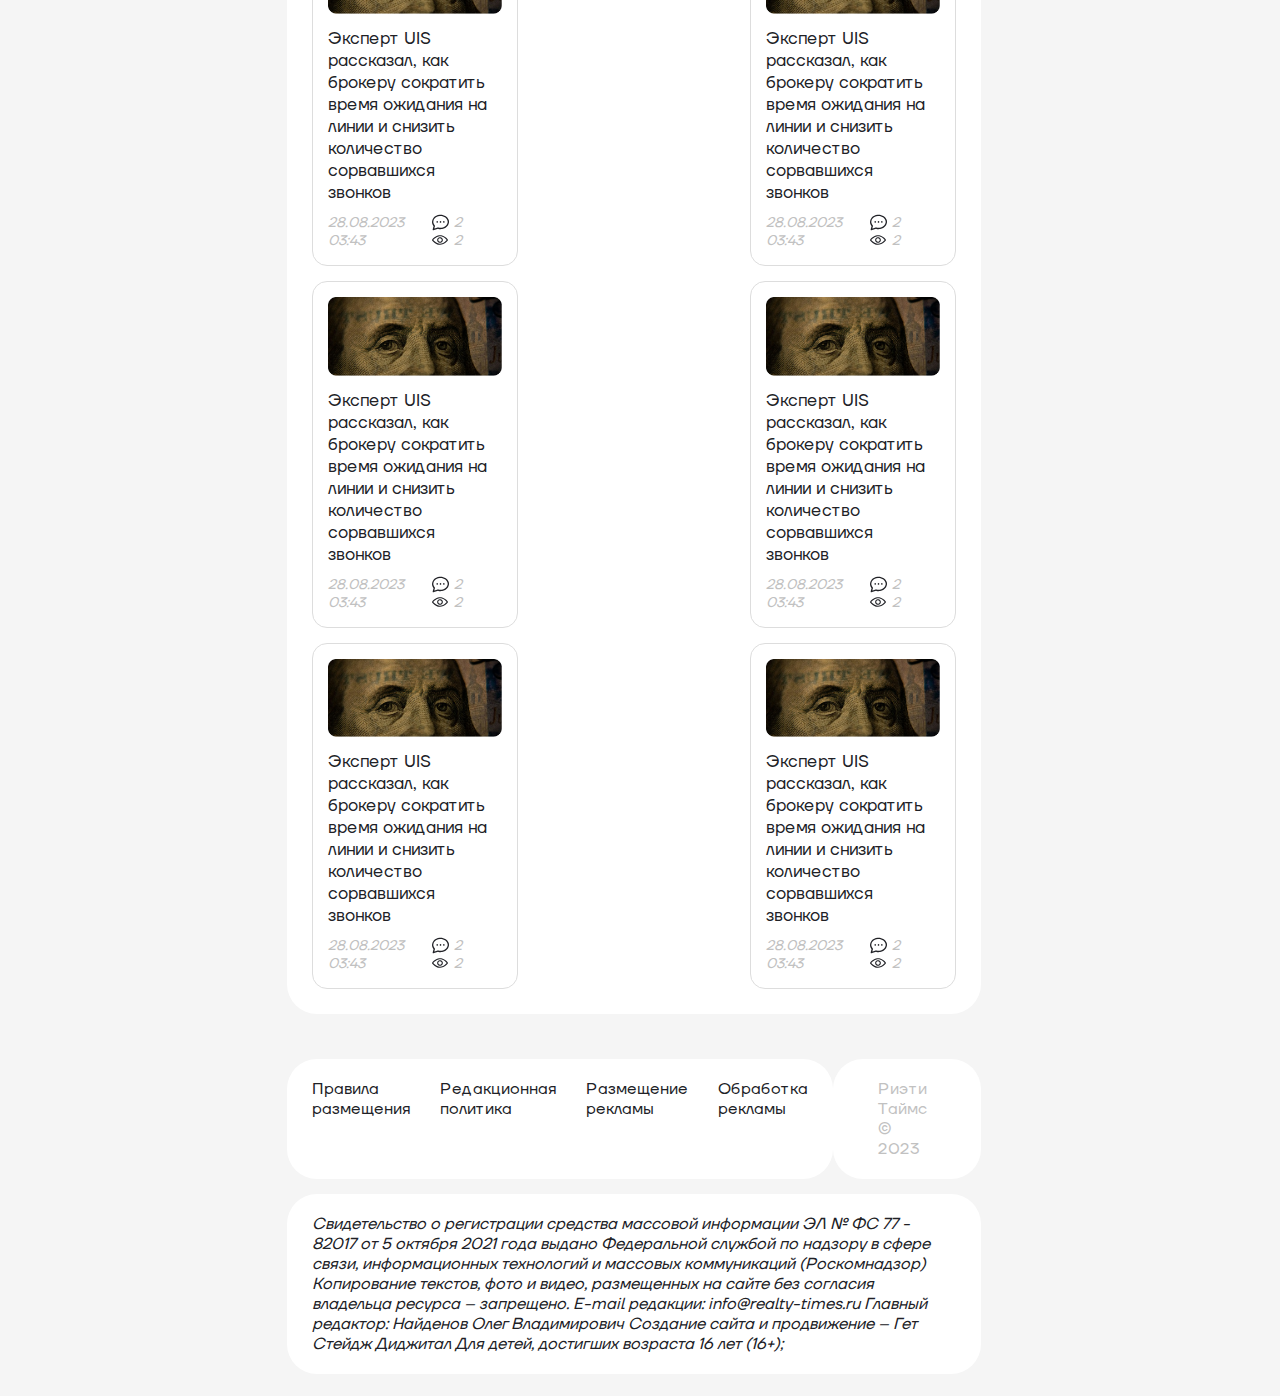
<file: popup.html>
<!DOCTYPE html>
<html lang="en">
<head>
    <meta charset="UTF-8">
    <title>Title</title>
    <link rel="stylesheet" href="css/slick-theme.css">
    <link rel="stylesheet" href="css/slick.css">
    <link rel="stylesheet" href="css/style.css">
</head>
<body>
<div class="page df j-spb">
    <aside class="aside__left">
        <div class="logo df j-spb">
            <a href="#"><img src="images/logo.png"></a>
            <div class="status df j-center a-center"><img src="images/icons/Verified.svg"></div>
        </div>
        <form class="search__form pr">
            <input type="text" class="search" placeholder="Поиск...">
            <span class="search__icon pa"></span>
        </form>
        <nav class="navbar">
            <ul class="menu df">
                <li class="menu__item active df"><a class="menu__link" href="#"><svg width="24" height="24" viewBox="0 0 24 24" fill="none" xmlns="http://www.w3.org/2000/svg">
                    <g clip-path="url(#clip0_14_4919)">
                        <path fill-rule="evenodd" clip-rule="evenodd" d="M11.2488 0.106898C11.1064 0.166523 10.8955 0.28132 10.7801 0.361945C10.6646 0.44257 8.28939 2.79354 5.50174 5.5863C0.811473 10.2852 0.422082 10.6872 0.283426 10.9745C-0.438168 12.4693 0.63452 14.1563 2.30664 14.1563H2.62493V17.904C2.62493 20.4411 2.64152 21.7319 2.67635 21.9001C2.70461 22.0367 2.80272 22.3067 2.89432 22.5C3.10643 22.9478 3.59214 23.448 4.02143 23.6608C4.59063 23.943 4.7575 23.9581 7.13327 23.9432C9.2118 23.9301 9.27818 23.9269 9.4038 23.8331C9.47496 23.7799 9.57668 23.6782 9.62983 23.607C9.72461 23.4801 9.72696 23.4171 9.74993 20.3484L9.77336 17.2191L9.91568 16.9885C10.093 16.7011 10.4552 16.4713 10.798 16.4287C10.9305 16.4122 11.5874 16.4057 12.2577 16.4142L13.4765 16.4297L13.7228 16.5662C13.9575 16.6962 14.1091 16.8512 14.2543 17.1094C14.3084 17.2056 14.3245 17.7861 14.3437 20.3521C14.3666 23.4171 14.369 23.4801 14.4638 23.607C14.5169 23.6782 14.6186 23.7799 14.6898 23.8331C14.8154 23.9269 14.8818 23.9301 16.9603 23.9432C19.3361 23.9581 19.503 23.943 20.0722 23.6608C20.5015 23.448 20.9872 22.9478 21.1993 22.5C21.2909 22.3067 21.389 22.0367 21.4173 21.9001C21.4521 21.7319 21.4687 20.4411 21.4687 17.904V14.1563H21.787C22.6684 14.1563 23.4368 13.6862 23.8157 12.9151C23.9748 12.5914 23.9765 12.5813 23.9765 11.9531C23.9765 10.8841 24.5155 11.5189 18.4983 5.50165C12.5153 -0.481336 13.1147 0.0326483 12.095 0.010992C11.5704 -0.000164246 11.4801 0.0100545 11.2488 0.106898ZM11.6952 1.45249C11.4232 1.58749 1.62213 11.4008 1.52514 11.6352C1.42718 11.8721 1.43458 12.0729 1.55013 12.3116C1.72422 12.6712 1.86855 12.7229 2.77399 12.75C3.625 12.7755 3.68538 12.7939 3.91108 13.0962C4.00661 13.2241 4.00802 13.2746 4.03118 17.4761L4.05461 21.7266L4.18455 21.9476C4.25604 22.0692 4.38785 22.2246 4.47743 22.293C4.79393 22.5344 4.86564 22.5426 6.6679 22.5448L8.34368 22.5469V19.9242C8.34368 18.2034 8.36135 17.2161 8.3951 17.0531C8.57716 16.1737 9.28793 15.4132 10.1952 15.127C10.5056 15.0291 10.6058 15.0235 12.0468 15.0235C13.4878 15.0235 13.588 15.0291 13.8984 15.127C14.8057 15.4132 15.5164 16.1737 15.6985 17.0531C15.7323 17.2161 15.7499 18.2034 15.7499 19.9242V22.5469H17.4081C19.201 22.5469 19.2982 22.5355 19.6246 22.2866C19.7096 22.2218 19.8376 22.0692 19.909 21.9476L20.039 21.7266L20.0624 17.4761C20.0856 13.2746 20.087 13.2241 20.1825 13.0961C20.4082 12.7939 20.4686 12.7755 21.3196 12.75C22.2251 12.7229 22.3694 12.6712 22.5435 12.3116C22.659 12.0729 22.6664 11.8721 22.5685 11.6352C22.4693 11.3955 12.6683 1.58491 12.3953 1.45212C12.1533 1.33441 11.933 1.33451 11.6952 1.45249Z" fill="#202126"/>
                    </g>
                    <defs>
                        <clipPath id="clip0_14_4919">
                            <rect width="24" height="24" fill="white"/>
                        </clipPath>
                    </defs>
                </svg>
                    Главная</a></li>
                <li class="menu__item"><a class="menu__link" href="#">
                    <svg width="24" height="24" viewBox="0 0 24 24" fill="none" xmlns="http://www.w3.org/2000/svg">
                        <path fill-rule="evenodd" clip-rule="evenodd" d="M4.14844 0.0579507C3.78722 0.187794 3.43795 0.498951 3.2693 0.841185L3.16406 1.0547V12V22.9453L3.27075 23.1619C3.40528 23.4349 3.68883 23.7177 3.97439 23.8637L4.19531 23.9766H12H19.8047L20.0256 23.8637C20.3112 23.7177 20.5947 23.4349 20.7293 23.1619L20.8359 22.9453L20.8478 13.7344L20.8595 4.52345L18.7853 2.26436L16.7109 0.00531006L10.5 0.00634131C6.17963 0.00709131 4.24627 0.0227944 4.14844 0.0579507ZM4.45313 1.31153C4.39097 1.35081 4.38281 2.58962 4.38281 12C4.38281 21.4104 4.39097 22.6492 4.45313 22.6885C4.54847 22.7488 19.4515 22.7488 19.5469 22.6885C19.6089 22.6493 19.6186 21.6283 19.6293 14.0408L19.6414 5.43751H17.9473C16.3091 5.43751 16.248 5.43428 16.0943 5.33922C15.795 5.15429 15.7969 5.16836 15.7969 3.11954V1.26564L10.1602 1.26634C6.68958 1.26681 4.49644 1.28415 4.45313 1.31153ZM17.0625 3.23439V4.17189H17.9378H18.8132L18.7198 4.06642C18.4066 3.71279 17.0945 2.29689 17.08 2.29689C17.0704 2.29689 17.0625 2.71876 17.0625 3.23439ZM6.31758 6.63559C6.05002 6.78081 6.00717 7.1394 6.23077 7.363L6.36778 7.50001H11.7847H17.2016L17.3474 7.36984C17.4563 7.27253 17.4943 7.19701 17.4978 7.07083C17.5035 6.86964 17.3839 6.6692 17.2211 6.60728C17.1486 6.57976 15.0524 6.56322 11.7743 6.56439C7.16278 6.56603 6.42811 6.57559 6.31758 6.63559ZM6.4372 9.68889C6.24666 9.72597 6.09375 9.93058 6.09375 10.1485C6.09375 10.4049 6.25509 10.5776 6.53147 10.6171C6.63877 10.6324 9.07852 10.6387 11.9531 10.6311C17.7048 10.6158 17.3148 10.6374 17.4623 10.3265C17.5037 10.2392 17.5215 10.126 17.5045 10.0583C17.4633 9.89425 17.2756 9.71997 17.1029 9.68542C16.9429 9.65345 6.60192 9.65678 6.4372 9.68889ZM6.23077 12.8402C5.99058 13.0803 6.07313 13.4815 6.38508 13.5902C6.48483 13.625 8.16202 13.6406 11.7975 13.6406C17.6175 13.6406 17.3305 13.6554 17.4584 13.3494C17.5406 13.1525 17.5053 12.9712 17.3556 12.8214L17.2372 12.7031H11.8025H6.36778L6.23077 12.8402ZM6.23934 15.886C6.12117 15.9964 6.09375 16.0591 6.09375 16.2188C6.09375 16.3784 6.12117 16.4411 6.23934 16.5515L6.38494 16.6875H11.7836C17.7796 16.6875 17.3263 16.7123 17.4665 16.3767C17.5232 16.2409 17.5232 16.1966 17.4665 16.0608C17.3263 15.7252 17.7796 15.75 11.7836 15.75H6.38494L6.23934 15.886Z" fill="#202126"/>
                    </svg>
                    Ипотека</a></li>
                <li class="menu__item"><a class="menu__link" href="#">
                    <svg width="24" height="24" viewBox="0 0 24 24" fill="none" xmlns="http://www.w3.org/2000/svg">
                        <g clip-path="url(#clip0_14_4930)">
                            <path fill-rule="evenodd" clip-rule="evenodd" d="M7.44952 0.137016L7.3125 0.274031V1.68389V3.09375H6.74639C6.18319 3.09375 6.17958 3.09445 6.04327 3.23077L5.90625 3.36778V6.04327V8.71875H4.89844H3.89062V6.74639V4.77403L3.75361 4.63702C3.56067 4.44408 3.28308 4.44408 3.09014 4.63702L2.95312 4.77403V6.74639V8.71875H2.38702C1.82381 8.71875 1.8202 8.71945 1.68389 8.85577L1.54688 8.99278V13.7767V18.5607L1.41797 18.5869C0.750797 18.7223 0.148734 18.9905 0.0562969 19.1933C0.0150469 19.2839 0 19.9058 0 21.5214V23.726L0.137016 23.863L0.274031 24H12.0026H23.7311L23.889 23.8326L24.0469 23.6652V21.4392C24.0469 20.0823 24.0299 19.2237 24.0034 19.2401C23.9795 19.2549 23.9462 19.224 23.9295 19.1714C23.8756 19.0015 23.2167 18.7157 22.582 18.5869L22.4531 18.5607V13.7767V8.99278L22.3161 8.85577L22.1791 8.71875H19.875H17.5709L17.4339 8.85577L17.2969 8.99278V10.9651V12.9375H15.5859H13.875V8.15264V3.36778L13.738 3.23077C13.6017 3.09445 13.5981 3.09375 13.0349 3.09375H12.4688V1.68389V0.274031L12.3317 0.137016L12.1947 0H9.89062H7.58653L7.44952 0.137016ZM20.1562 0.313453C19.4457 0.431156 18.6464 0.899672 18.1866 1.46789C17.7118 2.05477 17.4897 2.63161 17.4508 3.37955C17.38 4.73892 18.0795 5.93175 19.2891 6.51412C21.4727 7.56548 24 5.98209 24 3.5625C24 1.73142 22.5104 0.259406 20.6861 0.287625C20.4591 0.291141 20.2207 0.302766 20.1562 0.313453ZM8.25 2.01562V3.09375H9.89062H11.5312V2.01562V0.9375H9.89062H8.25V2.01562ZM20.2155 1.28972C19.0475 1.54345 18.2371 2.71448 18.4155 3.89062C18.6102 5.17387 19.8292 6.07355 21.0853 5.86097C22.0862 5.69161 22.8697 4.8945 23.022 3.89062C23.2021 2.70295 22.3877 1.53928 21.2002 1.28761C20.815 1.206 20.5987 1.20647 20.2155 1.28972ZM6.84408 10.9102L6.84441 17.7891L7.01217 17.9033C7.10447 17.9662 7.29089 18.1402 7.4265 18.2901C7.66866 18.5577 7.67756 18.5625 7.92637 18.5633C8.8658 18.5663 9.88809 19.1367 10.4579 19.9757L10.6383 20.2415L10.9793 20.1239C11.4219 19.9712 12.2103 19.9258 12.6445 20.0279L12.9375 20.0968V12.064V4.03125H9.89062H6.84375L6.84408 10.9102ZM8.85577 6.04327C8.74833 6.15075 8.71875 6.22228 8.71875 6.375C8.71875 6.52772 8.74833 6.59925 8.85577 6.70673L8.99278 6.84375H9.89062H10.7885L10.9255 6.70673C11.0329 6.59925 11.0625 6.52772 11.0625 6.375C11.0625 6.22228 11.0329 6.15075 10.9255 6.04327L10.7885 5.90625H9.89062H8.99278L8.85577 6.04327ZM8.85577 8.85577C8.74833 8.96325 8.71875 9.03478 8.71875 9.1875C8.71875 9.34022 8.74833 9.41175 8.85577 9.51923L8.99278 9.65625H9.89062H10.7885L10.9255 9.51923C11.0329 9.41175 11.0625 9.34022 11.0625 9.1875C11.0625 9.03478 11.0329 8.96325 10.9255 8.85577L10.7885 8.71875H9.89062H8.99278L8.85577 8.85577ZM2.48438 10.5938V11.5312H3.05048C3.61369 11.5312 3.6173 11.532 3.75361 11.6683C3.94655 11.8612 3.94655 12.1388 3.75361 12.3317C3.6173 12.468 3.61369 12.4688 3.05048 12.4688H2.48438V13.4062V14.3438H3.05048C3.61369 14.3438 3.6173 14.3445 3.75361 14.4808C3.94655 14.6737 3.94655 14.9513 3.75361 15.1442C3.6173 15.2805 3.61369 15.2812 3.05048 15.2812H2.48438V16.7205V18.1597L2.66016 17.9907C3.41798 17.2622 4.68197 16.9759 5.80078 17.2792L5.90625 17.3078V13.482V9.65625H4.19531H2.48438V10.5938ZM18.2344 13.4703V17.2843L18.5273 17.2157C18.9781 17.11 19.7044 17.1561 20.1962 17.3214C20.6191 17.4637 21.0599 17.7216 21.3398 17.9907L21.5156 18.1597V16.7205V15.2812H20.9495C20.3863 15.2812 20.3827 15.2805 20.2464 15.1442C20.139 15.0367 20.1094 14.9652 20.1094 14.8125C20.1094 14.6598 20.139 14.5883 20.2464 14.4808C20.3827 14.3445 20.3863 14.3438 20.9495 14.3438H21.5156V13.4062V12.4688H20.9495C20.3863 12.4688 20.3827 12.468 20.2464 12.3317C20.139 12.2242 20.1094 12.1527 20.1094 12C20.1094 11.8473 20.139 11.7758 20.2464 11.6683C20.3827 11.532 20.3863 11.5312 20.9495 11.5312H21.5156V10.5938V9.65625H19.875H18.2344V13.4703ZM8.85577 11.6683C8.74833 11.7758 8.71875 11.8473 8.71875 12C8.71875 12.1527 8.74833 12.2242 8.85577 12.3317L8.99278 12.4688H9.89062H10.7885L10.9255 12.3317C11.0329 12.2242 11.0625 12.1527 11.0625 12C11.0625 11.8473 11.0329 11.7758 10.9255 11.6683L10.7885 11.5312H9.89062H8.99278L8.85577 11.6683ZM13.875 16.7398V19.6047L14.0526 19.4442C14.6459 18.9083 15.4842 18.5625 16.1904 18.5625H16.4482L16.8726 18.1329L17.2969 17.7033V15.7891V13.875H15.5859H13.875V16.7398ZM8.85577 14.4808C8.74833 14.5883 8.71875 14.6598 8.71875 14.8125C8.71875 14.9652 8.74833 15.0367 8.85577 15.1442L8.99278 15.2812H9.89062H10.7885L10.9255 15.1442C11.0329 15.0367 11.0625 14.9652 11.0625 14.8125C11.0625 14.6598 11.0329 14.5883 10.9255 14.4808L10.7885 14.3438H9.89062H8.99278L8.85577 14.4808ZM4.38281 18.1486C3.81131 18.2568 3.23461 18.6562 2.88112 19.1886C2.78695 19.3305 2.67497 19.4626 2.63227 19.4824C2.58961 19.5021 2.32266 19.5211 2.03906 19.5246C1.69903 19.5287 1.42364 19.5597 1.23047 19.6154L0.9375 19.6999V21.3812V23.0625H12H23.0625V21.3812V19.6999L22.7695 19.616C22.5676 19.5582 22.3309 19.5337 22.0078 19.5371C21.75 19.5399 21.4828 19.5203 21.4141 19.4936C21.3454 19.4669 21.2123 19.3293 21.1184 19.1878C20.7344 18.6095 20.1622 18.238 19.4964 18.1349C18.6188 17.9989 17.7467 18.4026 17.227 19.1854C17.1339 19.3256 17.0051 19.4642 16.9408 19.4935C16.8764 19.5229 16.616 19.5469 16.3621 19.5469C16.0341 19.5469 15.8133 19.5738 15.5992 19.6399C14.9862 19.8292 14.3942 20.341 14.0905 20.944C13.8366 21.4483 13.7105 21.4788 13.0799 21.1883C12.3016 20.8298 11.6279 20.8313 10.9287 21.1932C10.5735 21.377 10.3403 21.4183 10.1707 21.3275C10.1218 21.3014 9.98662 21.0955 9.87014 20.8701C9.40303 19.9656 8.72344 19.5327 7.78125 19.5395C7.53633 19.5413 7.2787 19.5203 7.20872 19.493C7.13873 19.4655 7.01522 19.3399 6.93422 19.2136C6.61162 18.7109 5.98898 18.3065 5.31895 18.1646C4.95352 18.0872 4.72762 18.0833 4.38281 18.1486ZM0.0216563 21.4922C0.0217031 22.7297 0.02775 23.2292 0.0351094 22.6022C0.0425156 21.9752 0.0425156 20.9627 0.0351094 20.3522C0.0277031 19.7417 0.0216563 20.2547 0.0216563 21.4922Z" fill="#202126"/>
                        </g>
                        <defs>
                            <clipPath id="clip0_14_4930">
                                <rect width="24" height="24" fill="white"/>
                            </clipPath>
                        </defs>
                    </svg>
                    Города в фокусе</a></li>
                <li class="menu__item"><a class="menu__link" href="#">
                    <svg width="24" height="24" viewBox="0 0 24 24" fill="none" xmlns="http://www.w3.org/2000/svg">
                        <g clip-path="url(#clip0_14_4935)">
                            <path fill-rule="evenodd" clip-rule="evenodd" d="M5.85932 0.371977C4.22221 0.573867 2.79839 0.754336 2.69526 0.773039C2.59214 0.791742 2.34956 0.881836 2.1562 0.973242C1.44665 1.30859 0.883074 2.04813 0.754589 2.81248C0.726417 2.98005 0.543042 4.45662 0.347105 6.09373C-0.0394266 9.32318 -0.0447234 9.42959 0.144464 10.1519C0.268027 10.6237 0.504183 11.1338 0.768605 11.5003C0.883214 11.6591 3.65226 14.4581 6.92207 17.7203C13.3934 24.1767 13.0217 23.8344 13.6958 23.9577C14.0964 24.031 14.5132 23.9671 14.945 23.7661C15.2387 23.6295 15.5123 23.3661 19.4392 19.4392C23.3661 15.5123 23.6294 15.2388 23.7661 14.945C23.967 14.5132 24.0309 14.0965 23.9577 13.6958C23.8344 13.0217 24.1767 13.3935 17.7203 6.9221C14.4581 3.65229 11.6591 0.883242 11.5003 0.768633C11.1343 0.504539 10.6255 0.268899 10.147 0.141867C9.43181 -0.0479296 9.1356 -0.032039 5.85932 0.371977ZM5.97651 1.38255C4.42964 1.56996 3.04828 1.74682 2.90681 1.77555C2.4082 1.87685 1.89782 2.36918 1.78321 2.85935C1.75607 2.97537 1.5742 4.3992 1.37906 6.02341C0.984417 9.30752 0.975464 9.50191 1.19076 10.12C1.25714 10.3106 1.36687 10.5638 1.4346 10.6825C1.61198 10.9935 13.3665 22.7612 13.6171 22.8788C13.8456 22.9859 14.1927 22.9936 14.4272 22.8968C14.6692 22.7969 22.7536 14.7274 22.8787 14.4609C22.9916 14.2202 22.9917 13.8581 22.8788 13.6172C22.8179 13.4872 20.9593 11.6011 16.8212 7.47007C11.1875 1.84591 10.8338 1.50218 10.5373 1.36324C10.0873 1.1524 9.56662 1.03024 9.14479 1.03652C8.94914 1.03943 7.52339 1.19515 5.97651 1.38255ZM4.82807 2.93224C3.90089 3.13137 3.07846 3.85474 2.76445 4.74734C2.62082 5.15566 2.5867 5.91485 2.69362 6.32412C2.83209 6.85432 3.03717 7.2086 3.44526 7.6226C4.02576 8.21154 4.62426 8.45693 5.46089 8.4491C6.51539 8.43926 7.46015 7.83438 7.91751 6.87631C8.13084 6.4294 8.20307 6.12349 8.20307 5.66707C8.20307 3.89651 6.55528 2.56127 4.82807 2.93224ZM4.87068 3.97948C3.612 4.38218 3.2235 5.98174 4.15748 6.91573C5.2731 8.03135 7.16746 7.24741 7.17112 5.66866C7.17206 5.26249 7.07409 4.95016 6.84576 4.63127C6.40411 4.01454 5.59537 3.74763 4.87068 3.97948Z" fill="#202126"/>
                        </g>
                        <defs>
                            <clipPath id="clip0_14_4935">
                                <rect width="24" height="24" fill="white"/>
                            </clipPath>
                        </defs>
                    </svg>

                    Разбор по ценам</a></li>
                <li class="menu__item"><a class="menu__link" href="#">
                    <svg width="24" height="24" viewBox="0 0 24 24" fill="none" xmlns="http://www.w3.org/2000/svg">
                        <path fill-rule="evenodd" clip-rule="evenodd" d="M5.20312 0.785256C4.91948 0.833771 4.4835 1.00777 4.22203 1.17676C3.69666 1.51632 3.32147 2.00644 3.11077 2.62833C3.02677 2.87635 3.02344 3.23288 3.02344 12.0033V21.1205L3.13181 21.4341C3.40612 22.2281 4.0252 22.8472 4.81922 23.1215L5.13281 23.2299H12C18.5756 23.2299 18.8782 23.2262 19.125 23.1426C19.963 22.8587 20.5875 22.2466 20.8682 21.4341L20.9766 21.1205V12.0033V2.88615L20.8682 2.57255C20.6695 1.99758 20.214 1.41891 19.74 1.13954C19.627 1.07297 19.395 0.964131 19.2244 0.897662L18.9141 0.776771L12.1172 0.770959C8.37891 0.767771 5.26758 0.774193 5.20312 0.785256ZM5.18522 1.55508C4.89375 1.62413 4.4685 1.87463 4.2615 2.09916C4.15627 2.21335 4.00336 2.44772 3.9218 2.6199L3.77344 2.93302V12.0058V21.0785L3.94852 21.4327C4.15936 21.8594 4.43077 22.1251 4.86656 22.3315L5.17969 22.4799H12H18.8203L19.1334 22.3315C19.5692 22.1251 19.8406 21.8594 20.0515 21.4327L20.2266 21.0785V12.0058V2.93302L20.0782 2.6199C19.8718 2.18415 19.606 1.91269 19.1794 1.70185L18.8252 1.52677L12.0962 1.51937C8.13581 1.51501 5.29233 1.52972 5.18522 1.55508ZM5.25 2.3146C5.01994 2.38712 4.62755 2.79343 4.557 3.03221C4.47703 3.30296 4.47703 6.45371 4.557 6.72446C4.63308 6.98194 5.02139 7.37026 5.27887 7.44633C5.55839 7.52893 18.4416 7.52893 18.7211 7.44633C18.9786 7.37026 19.3669 6.98194 19.443 6.72446C19.523 6.45371 19.523 3.30296 19.443 3.03221C19.3669 2.77472 18.9786 2.38641 18.7211 2.31033C18.4578 2.23252 5.49736 2.23665 5.25 2.3146ZM5.36508 3.11841L5.25 3.23344V4.87833V6.52322L5.36508 6.63826L5.48011 6.75333H12H18.5199L18.6349 6.63826L18.75 6.52322V4.87833V3.23344L18.6349 3.11841L18.5199 3.00333H12H5.48011L5.36508 3.11841ZM16.875 3.4396C16.6449 3.51212 16.2525 3.91843 16.182 4.15721C16.1506 4.26333 16.125 4.58785 16.125 4.87833C16.125 5.16882 16.1506 5.49333 16.182 5.59946C16.2581 5.85694 16.6464 6.24526 16.9039 6.32133C17.3434 6.45118 17.6938 6.35963 18.025 6.02837C18.3216 5.73183 18.375 5.55624 18.375 4.87833C18.375 4.20043 18.3216 4.02483 18.025 3.7283C17.6952 3.39849 17.3113 3.30211 16.875 3.4396ZM16.9901 4.24341C16.8817 4.35174 16.875 4.38886 16.875 4.87833C16.875 5.3678 16.8817 5.40493 16.9901 5.51326C17.0626 5.58582 17.1587 5.62833 17.25 5.62833C17.3413 5.62833 17.4374 5.58582 17.5099 5.51326C17.6183 5.40493 17.625 5.3678 17.625 4.87833C17.625 4.38886 17.6183 4.35174 17.5099 4.24341C17.4374 4.17085 17.3413 4.12833 17.25 4.12833C17.1587 4.12833 17.0626 4.17085 16.9901 4.24341ZM5.25 9.0646C5.01994 9.13712 4.62755 9.54343 4.557 9.78221C4.47984 10.0433 4.47984 11.7134 4.557 11.9745C4.63308 12.2319 5.02139 12.6203 5.27887 12.6963C5.5462 12.7753 7.9538 12.7753 8.22113 12.6963C8.47861 12.6203 8.86692 12.2319 8.943 11.9745C9.02016 11.7134 9.02016 10.0433 8.943 9.78221C8.86692 9.52472 8.47861 9.13641 8.22113 9.06033C7.96969 8.98604 5.48794 8.9896 5.25 9.0646ZM10.5 9.0646C10.2699 9.13712 9.87755 9.54343 9.807 9.78221C9.72984 10.0433 9.72984 11.7134 9.807 11.9745C9.88308 12.2319 10.2714 12.6203 10.5289 12.6963C10.7962 12.7753 13.2038 12.7753 13.4711 12.6963C13.5927 12.6604 13.7513 12.552 13.9 12.4034C14.0487 12.2547 14.1571 12.096 14.193 11.9745C14.2702 11.7134 14.2702 10.0433 14.193 9.78221C14.1169 9.52472 13.7286 9.13641 13.4711 9.06033C13.2197 8.98604 10.7379 8.9896 10.5 9.0646ZM15.75 9.0646C15.5199 9.13712 15.1275 9.54343 15.057 9.78221C15.0209 9.90441 15 10.3062 15 10.8783C15 11.4504 15.0209 11.8523 15.057 11.9745C15.1331 12.2319 15.5214 12.6203 15.7789 12.6963C16.0462 12.7753 18.4538 12.7753 18.7211 12.6963C18.8427 12.6604 19.0013 12.552 19.15 12.4034C19.2987 12.2547 19.4071 12.096 19.443 11.9745C19.5202 11.7134 19.5202 10.0433 19.443 9.78221C19.3669 9.52472 18.9786 9.13641 18.7211 9.06033C18.4697 8.98604 15.9879 8.9896 15.75 9.0646ZM5.36508 9.86841C5.25094 9.98251 5.25 9.99071 5.25 10.8783C5.25 11.766 5.25094 11.7742 5.36508 11.8883L5.48011 12.0033H6.75H8.01989L8.13492 11.8883C8.24906 11.7742 8.25 11.766 8.25 10.8783C8.25 9.99071 8.24906 9.98251 8.13492 9.86841L8.01989 9.75333H6.75H5.48011L5.36508 9.86841ZM10.6151 9.86841C10.5009 9.98251 10.5 9.99071 10.5 10.8783C10.5 11.766 10.5009 11.7742 10.6151 11.8883L10.7301 12.0033H12H13.2699L13.3849 11.8883C13.4991 11.7742 13.5 11.766 13.5 10.8783C13.5 9.99071 13.4991 9.98251 13.3849 9.86841L13.2699 9.75333H12H10.7301L10.6151 9.86841ZM15.8651 9.86841C15.7509 9.98251 15.75 9.99071 15.75 10.8783C15.75 11.766 15.7509 11.7742 15.8651 11.8883L15.9801 12.0033H17.25H18.5199L18.6349 11.8883C18.7491 11.7742 18.75 11.766 18.75 10.8783C18.75 9.99071 18.7491 9.98251 18.6349 9.86841L18.5199 9.75333H17.25H15.9801L15.8651 9.86841ZM5.25 13.5646C5.01994 13.6371 4.62755 14.0434 4.557 14.2822C4.47984 14.5433 4.47984 16.2134 4.557 16.4745C4.63308 16.7319 5.02139 17.1203 5.27887 17.1963C5.5462 17.2753 7.9538 17.2753 8.22113 17.1963C8.47861 17.1203 8.86692 16.7319 8.943 16.4745C9.02016 16.2134 9.02016 14.5433 8.943 14.2822C8.86692 14.0247 8.47861 13.6364 8.22113 13.5603C7.96969 13.486 5.48794 13.4896 5.25 13.5646ZM10.5 13.5646C10.2699 13.6371 9.87755 14.0434 9.807 14.2822C9.72984 14.5433 9.72984 16.2134 9.807 16.4745C9.88308 16.7319 10.2714 17.1203 10.5289 17.1963C10.7962 17.2753 13.2038 17.2753 13.4711 17.1963C13.5927 17.1604 13.7513 17.052 13.9 16.9034C14.0487 16.7547 14.1571 16.596 14.193 16.4745C14.2702 16.2134 14.2702 14.5433 14.193 14.2822C14.1169 14.0247 13.7286 13.6364 13.4711 13.5603C13.2197 13.486 10.7379 13.4896 10.5 13.5646ZM15.75 13.5646C15.5199 13.6371 15.1275 14.0434 15.057 14.2822C14.9753 14.5585 14.9753 20.6981 15.057 20.9745C15.1331 21.2319 15.5214 21.6203 15.7789 21.6963C16.0462 21.7753 18.4538 21.7753 18.7211 21.6963C18.9786 21.6203 19.3669 21.2319 19.443 20.9745C19.5247 20.6981 19.5247 14.5585 19.443 14.2822C19.3669 14.0247 18.9786 13.6364 18.7211 13.5603C18.4697 13.486 15.9879 13.4896 15.75 13.5646ZM5.36508 14.3684C5.25094 14.4825 5.25 14.4907 5.25 15.3783C5.25 16.266 5.25094 16.2742 5.36508 16.3883L5.48011 16.5033H6.75H8.01989L8.13492 16.3883C8.24906 16.2742 8.25 16.266 8.25 15.3783C8.25 14.4907 8.24906 14.4825 8.13492 14.3684L8.01989 14.2533H6.75H5.48011L5.36508 14.3684ZM10.6151 14.3684C10.5009 14.4825 10.5 14.4907 10.5 15.3783C10.5 16.266 10.5009 16.2742 10.6151 16.3883L10.7301 16.5033H12H13.2699L13.3849 16.3883C13.4991 16.2742 13.5 16.266 13.5 15.3783C13.5 14.4907 13.4991 14.4825 13.3849 14.3684L13.2699 14.2533H12H10.7301L10.6151 14.3684ZM15.8651 14.3684L15.75 14.4834V17.6283V20.7732L15.8651 20.8883L15.9801 21.0033H17.25H18.5199L18.6349 20.8883L18.75 20.7732V17.6283V14.4834L18.6349 14.3684L18.5199 14.2533H17.25H15.9801L15.8651 14.3684ZM5.25 18.0646C5.01994 18.1371 4.62755 18.5434 4.557 18.7822C4.47984 19.0433 4.47984 20.7134 4.557 20.9745C4.63308 21.2319 5.02139 21.6203 5.27887 21.6963C5.5462 21.7753 7.9538 21.7753 8.22113 21.6963C8.47861 21.6203 8.86692 21.2319 8.943 20.9745C9.02016 20.7134 9.02016 19.0433 8.943 18.7822C8.86692 18.5247 8.47861 18.1364 8.22113 18.0603C7.96969 17.986 5.48794 17.9896 5.25 18.0646ZM10.5 18.0646C10.2699 18.1371 9.87755 18.5434 9.807 18.7822C9.72984 19.0433 9.72984 20.7134 9.807 20.9745C9.88308 21.2319 10.2714 21.6203 10.5289 21.6963C10.7962 21.7753 13.2038 21.7753 13.4711 21.6963C13.5927 21.6604 13.7513 21.552 13.9 21.4034C14.0487 21.2547 14.1571 21.096 14.193 20.9745C14.2702 20.7134 14.2702 19.0433 14.193 18.7822C14.1169 18.5247 13.7286 18.1364 13.4711 18.0603C13.2197 17.986 10.7379 17.9896 10.5 18.0646ZM5.36508 18.8684C5.25094 18.9825 5.25 18.9907 5.25 19.8783C5.25 20.766 5.25094 20.7742 5.36508 20.8883L5.48011 21.0033H6.75H8.01989L8.13492 20.8883C8.24906 20.7742 8.25 20.766 8.25 19.8783C8.25 18.9907 8.24906 18.9825 8.13492 18.8684L8.01989 18.7533H6.75H5.48011L5.36508 18.8684ZM10.6151 18.8684C10.5009 18.9825 10.5 18.9907 10.5 19.8783C10.5 20.766 10.5009 20.7742 10.6151 20.8883L10.7301 21.0033H12H13.2699L13.3849 20.8883C13.4991 20.7742 13.5 20.766 13.5 19.8783C13.5 18.9907 13.4991 18.9825 13.3849 18.8684L13.2699 18.7533H12H10.7301L10.6151 18.8684Z" fill="#202126"/>
                    </svg>
                    Калькулятор</a></li>
                <li class="menu__item"><a class="menu__link" href="#">
                    <svg width="24" height="24" viewBox="0 0 24 24" fill="none" xmlns="http://www.w3.org/2000/svg">
                        <g clip-path="url(#clip0_14_4945)">
                            <path fill-rule="evenodd" clip-rule="evenodd" d="M13.875 4.99506C13.8105 5.00608 13.6102 5.03894 13.4297 5.06805C12.7553 5.17689 11.8165 5.56356 11.2969 5.94658C10.6694 6.40909 10.1138 7.01772 9.74901 7.64233L9.55847 7.96862L9.38179 7.87848C9.09379 7.73158 8.48878 7.55556 8.06672 7.49589C6.47198 7.27047 4.80904 8.07522 3.92076 9.50228C3.76134 9.7584 3.49589 10.409 3.42295 10.7225C3.3915 10.8578 3.35198 11.1623 3.3352 11.3992L3.30469 11.83L2.97656 11.8862C1.60856 12.121 0.491623 13.1533 0.111607 14.534C0.0525918 14.7484 0.028498 15.0057 0.028498 15.4219C0.028498 15.838 0.0525918 16.0953 0.111607 16.3098C0.510045 17.7575 1.68919 18.7932 3.1574 18.9853C3.41864 19.0195 6.20081 19.0308 11.9766 19.0212L20.4141 19.0073L20.7693 18.9061C21.8794 18.5897 22.7306 17.9738 23.3332 17.0507C23.6124 16.6229 23.7879 16.1859 23.9068 15.6218L23.9934 15.211L24.0049 15.4922C24.0154 15.7497 24.018 15.7557 24.0348 15.5638C24.0652 15.2186 23.9629 14.1592 23.8605 13.7578C23.677 13.0394 23.2228 12.2566 22.7024 11.7619C21.9917 11.0863 21.0928 10.6731 20.1808 10.6029L19.7578 10.5703L19.7272 10.1352C19.6651 9.25319 19.4902 8.5937 19.1348 7.90244C18.3822 6.43834 17.0374 5.42172 15.4143 5.08994C15.0548 5.01648 14.0956 4.95733 13.875 4.99506ZM13.6736 6.44626C12.4087 6.68608 11.2968 7.55083 10.7757 8.70011C10.6704 8.93228 10.2656 10.2016 10.2656 10.2996C10.2656 10.3232 10.0911 10.1768 9.54028 9.69076C8.94473 9.16525 8.41326 8.92886 7.7069 8.87528C6.38278 8.77487 5.10178 9.72348 4.80609 11.0234C4.68656 11.549 4.71197 12 4.90331 12.75C4.99626 13.1141 5.06315 13.4213 5.05195 13.4324C5.04079 13.4436 4.80126 13.4087 4.51973 13.355C3.35283 13.1321 2.66278 13.2792 2.06353 13.8784C1.63814 14.3038 1.43001 14.8109 1.43001 15.4219C1.43001 16.3971 2.004 17.181 2.96278 17.5151C3.20048 17.5979 3.5708 17.6016 11.7422 17.6016H20.2734L20.6739 17.4581C21.4098 17.1946 21.9611 16.7154 22.2869 16.0561C22.997 14.6189 22.383 12.8897 20.9297 12.2342C20.2618 11.933 19.6735 11.9132 18.6799 12.1587C18.3191 12.2479 18.0163 12.3132 18.007 12.3039C17.9977 12.2946 18.0579 11.9852 18.1408 11.6162C18.3868 10.5212 18.3797 9.86561 18.1136 9.08312C17.6842 7.82092 16.6291 6.83917 15.3516 6.51315C14.8529 6.38589 14.1416 6.35753 13.6736 6.44626ZM0.0163574 15.4219C0.0163574 15.641 0.0244668 15.7307 0.0343105 15.6211C0.0442012 15.5116 0.0442012 15.3322 0.0343105 15.2227C0.0244668 15.1131 0.0163574 15.2027 0.0163574 15.4219Z" fill="#202126"/>
                        </g>
                        <defs>
                            <clipPath id="clip0_14_4945">
                                <rect width="24" height="24" fill="white"/>
                            </clipPath>
                        </defs>
                    </svg>

                    Контакты</a></li>
            </ul>
        </nav>
        <div class="rate__slider a-center df j-center">
            <div class="rate__item">
                <div class="rate__info df j-spb">
                    <div class="rate__name">USD</div>
                    <div class="rate__action"><span class="rate__up"><svg width="24" height="24" viewBox="0 0 24 24" fill="none" xmlns="http://www.w3.org/2000/svg">
<g clip-path="url(#clip0_14_5083)">
<path d="M16 6L18.29 8.29L13.41 13.17L9.41 9.17L2 16.59L3.41 18L9.41 12L13.41 16L19.71 9.71L22 12V6H16Z" fill="#202126"/>
</g>
<defs>
<clipPath id="clip0_14_5083">
<rect width="24" height="24" fill="white"/>
</clipPath>
</defs>
</svg>
</span>84.41%</div>
                </div>
                <div class="rate__value">$
                    52.111.12
                </div>
            </div>
            <div class="rate__item">
                <div class="rate__info df j-spb">
                    <div class="rate__name">USD</div>
                    <div class="rate__action"><span class="rate__up"><svg width="24" height="24" viewBox="0 0 24 24" fill="none" xmlns="http://www.w3.org/2000/svg">
<g clip-path="url(#clip0_14_5083)">
<path d="M16 6L18.29 8.29L13.41 13.17L9.41 9.17L2 16.59L3.41 18L9.41 12L13.41 16L19.71 9.71L22 12V6H16Z" fill="#202126"/>
</g>
<defs>
<clipPath id="clip0_14_5083">
<rect width="24" height="24" fill="white"/>
</clipPath>
</defs>
</svg>
</span>84.41%</div>
                </div>
                <div class="rate__value">$
                    52.111.12
                </div>
            </div>
            <div class="rate__item">
                <div class="rate__info df j-spb">
                    <div class="rate__name">USD</div>
                    <div class="rate__action"><span class="rate__up"><svg width="24" height="24" viewBox="0 0 24 24" fill="none" xmlns="http://www.w3.org/2000/svg">
<g clip-path="url(#clip0_14_5083)">
<path d="M16 6L18.29 8.29L13.41 13.17L9.41 9.17L2 16.59L3.41 18L9.41 12L13.41 16L19.71 9.71L22 12V6H16Z" fill="#202126"/>
</g>
<defs>
<clipPath id="clip0_14_5083">
<rect width="24" height="24" fill="white"/>
</clipPath>
</defs>
</svg>
</span>84.41%</div>
                </div>
                <div class="rate__value">$
                    52.111.12
                </div>
            </div>

        </div>
        <ul class="social__links df a-center j-center">
            <li class="social__item"> <a href="" class="social__icon  df a-center j-center"><svg width="24" height="24" viewBox="0 0 24 24" fill="none" xmlns="http://www.w3.org/2000/svg">
                <g clip-path="url(#clip0_14_5038)">
                    <path fill-rule="evenodd" clip-rule="evenodd" d="M8.80352 5.26871C8.68249 5.30128 8.54538 5.35674 8.49883 5.39199C8.30036 5.54218 8.09692 5.75086 8.03641 5.86636C7.95667 6.01857 7.99656 6.06066 8.29671 6.14096C8.76316 6.26569 9.06349 6.51225 9.23303 6.90966C9.39986 7.30055 9.48447 8.2943 9.451 9.46875C9.41116 10.8662 9.29224 11.4423 8.99135 11.6955C8.82846 11.8326 8.68113 11.8427 8.44469 11.7332C7.78797 11.4291 6.307 9.16599 5.4137 7.10157C4.9555 6.04266 4.79547 5.82352 4.40313 5.71786C4.27361 5.68299 3.59121 5.67094 2.30486 5.68074C0.197643 5.69686 0.171018 5.70057 0.0482051 5.997C-0.0422637 6.21549 0.0172207 6.41466 0.45508 7.35938C2.71624 12.2379 4.91538 15.5157 6.95435 17.0467C8.55892 18.2514 10.1502 18.7642 12.3048 18.7707C13.8344 18.7754 13.9405 18.6935 14.0618 17.4141C14.1729 16.2431 14.5238 15.6068 15.0564 15.6104C15.3847 15.6126 15.6063 15.7716 16.3126 16.512C17.8464 18.1198 18.0422 18.3006 18.4719 18.5063C18.7249 18.6275 18.9887 18.7139 19.2044 18.7463C19.6316 18.8104 23.2127 18.8145 23.4337 18.7511C23.7642 18.6563 23.9567 18.3681 23.9624 17.9593C23.9713 17.3315 23.3803 16.5284 21.6293 14.7891C20.9285 14.093 20.2957 13.4317 20.223 13.3195C20.0328 13.0262 20.0375 12.7282 20.2384 12.3274C20.3222 12.1602 20.888 11.359 21.4958 10.5469C22.7587 8.85933 23.292 8.07891 23.5949 7.47478C23.817 7.03172 24.0509 6.312 24.0415 6.10022C24.0376 6.01097 24.0298 6.00099 24.0136 6.06432C23.9932 6.14368 23.9857 6.14143 23.9357 6.04111C23.9053 5.98003 23.786 5.87728 23.6707 5.81269L23.461 5.69532H21.1407C19.009 5.69532 18.8081 5.70207 18.6685 5.77833C18.4649 5.88961 18.4218 5.96316 18.0264 6.87666C17.4222 8.27241 16.8746 9.29344 16.2336 10.2197C15.8256 10.8091 15.19 11.5494 14.9842 11.675C14.6113 11.9023 14.2544 11.6789 14.0476 11.0887C14.0155 10.9974 13.9878 10.0335 13.9713 8.4375C13.9462 6.0083 13.9423 5.92294 13.8459 5.71444C13.7403 5.48607 13.5778 5.34553 13.3173 5.25718C13.0834 5.17782 9.10333 5.18799 8.80352 5.26871ZM0.0109863 6.1875C0.0109863 6.27774 0.0206426 6.31468 0.0324082 6.26953C0.0442207 6.22439 0.0442207 6.15061 0.0324082 6.10547C0.0206426 6.06033 0.0109863 6.09727 0.0109863 6.1875Z" fill="#202126"/>
                </g>
                <defs>
                    <clipPath id="clip0_14_5038">
                        <rect width="24" height="24" fill="white"/>
                    </clipPath>
                </defs>
            </svg>
            </a></li>
            <li class="social__item"> <a href="" class="social__icon  df a-center j-center">
                <svg width="24" height="24" viewBox="0 0 24 24" fill="none" xmlns="http://www.w3.org/2000/svg">
                    <path fill-rule="evenodd" clip-rule="evenodd" d="M21.0468 3.26747C20.0714 3.62377 1.94916 10.5803 1.85161 10.6359C1.41567 10.8844 1.38577 11.5189 1.79723 11.7886C1.91522 11.8659 6.67027 13.5 6.77723 13.5C6.81023 13.5 9.39633 11.935 12.5241 10.0223C15.6518 8.10962 18.2658 6.53616 18.333 6.5258C18.5468 6.49285 18.5395 6.63722 18.316 6.86579C18.2066 6.97772 16.2398 8.79465 13.9452 10.9034C11.3867 13.2548 9.76847 14.7747 9.76069 14.8336C9.75375 14.8865 9.67645 15.9106 9.58898 17.1094C9.41714 19.4644 9.41677 19.4515 9.66469 19.5905C9.75708 19.6423 9.82209 19.649 9.90989 19.6156C9.97561 19.5907 10.6412 18.9729 11.3889 18.2429C12.2934 17.3596 12.7683 16.9272 12.8078 16.9508C12.8404 16.9702 13.9452 17.8028 15.2629 18.801C16.5805 19.7991 17.7283 20.6518 17.8133 20.6958C17.9243 20.7532 18.0443 20.7703 18.2376 20.7563C18.5834 20.7313 18.8568 20.5587 18.9864 20.2836C19.1031 20.0359 22.4999 4.61119 22.4999 4.32891C22.4999 3.73458 21.9802 3.22951 21.3774 3.23808C21.2342 3.2401 21.0855 3.25332 21.0468 3.26747Z" fill="#202126"/>
                </svg>

            </a></li>
            <li class="social__item"> <a href="" class="social__icon df a-center j-center">
                <svg width="24" height="24" viewBox="0 0 24 24" fill="none" xmlns="http://www.w3.org/2000/svg">
                    <path fill-rule="evenodd" clip-rule="evenodd" d="M21.0468 3.26747C20.0714 3.62377 1.94916 10.5803 1.85161 10.6359C1.41567 10.8844 1.38577 11.5189 1.79723 11.7886C1.91522 11.8659 6.67027 13.5 6.77723 13.5C6.81023 13.5 9.39633 11.935 12.5241 10.0223C15.6518 8.10962 18.2658 6.53616 18.333 6.5258C18.5468 6.49285 18.5395 6.63722 18.316 6.86579C18.2066 6.97772 16.2398 8.79465 13.9452 10.9034C11.3867 13.2548 9.76847 14.7747 9.76069 14.8336C9.75375 14.8865 9.67645 15.9106 9.58898 17.1094C9.41714 19.4644 9.41677 19.4515 9.66469 19.5905C9.75708 19.6423 9.82209 19.649 9.90989 19.6156C9.97561 19.5907 10.6412 18.9729 11.3889 18.2429C12.2934 17.3596 12.7683 16.9272 12.8078 16.9508C12.8404 16.9702 13.9452 17.8028 15.2629 18.801C16.5805 19.7991 17.7283 20.6518 17.8133 20.6958C17.9243 20.7532 18.0443 20.7703 18.2376 20.7563C18.5834 20.7313 18.8568 20.5587 18.9864 20.2836C19.1031 20.0359 22.4999 4.61119 22.4999 4.32891C22.4999 3.73458 21.9802 3.22951 21.3774 3.23808C21.2342 3.2401 21.0855 3.25332 21.0468 3.26747Z" fill="#202126"/>
                </svg>

            </a></li>
        </ul>
    </aside>
    <main>
        <div class="tabs">
            <ul class="tabs__list df">
                <li class="tabs__item df service pr">Сервисы для маркетологов и риэлторов</li>
                <li class="tabs__item df afisha pr">Афиша</li>
            </ul>
        </div>
        <div class="features">
            <h2>В фокусе</h2>
            <div class="features__slider">
                <div class="features__list posts df">
                    <div class="post__item">
                        <div class="post__tag">Технологии</div>
                        <div class="post__image"><img src="images/post.png"></div>
                        <div class="post__info">Эксперт UIS рассказал, как брокеру сократить время ожидания на линии и снизить количество сорвавшихся звонков</div>
                        <div class="post__action df j-spb">
                            <div class="post__date">28.08.2023 03:43</div>
                            <div class="post__comments ">
                                <span class="comments__icon">2</span>
                                <span class="seen__icon">2</span>
                            </div>
                        </div>
                    </div>
                    <div class="post__item df">
                        <div class="post__tag">Технологии</div>
                        <div class="post__image"><img src="images/post.png"></div>
                        <div class="post__info">Эксперт UIS рассказал, как брокеру сократить время ожидания на линии и снизить количество сорвавшихся звонков</div>
                        <div class="post__action df j-spb">
                            <div class="post__date">28.08.2023 03:43</div>
                            <div class="post__comments">
                                <span class="comments__icon">2</span>
                                <span class="seen__icon">2</span>
                            </div>
                        </div>
                    </div>
                    <div class="post__item df">
                        <div class="post__tag">Технологии</div>
                        <div class="post__image"><img src="images/post.png"></div>
                        <div class="post__info">Эксперт UIS рассказал, как брокеру сократить время ожидания на линии и снизить количество сорвавшихся звонков</div>
                        <div class="post__action df j-spb">
                            <div class="post__date">28.08.2023 03:43</div>
                            <div class="post__comments">
                                <span class="comments__icon">2</span>
                                <span class="seen__icon">2</span>
                            </div>
                        </div>
                    </div>
                    <div class="post__item df">
                        <div class="post__tag">Технологии</div>
                        <div class="post__image"><img src="images/post.png"></div>
                        <div class="post__info">Эксперт UIS рассказал, как брокеру сократить время ожидания на линии и снизить количество сорвавшихся звонков</div>
                        <div class="post__action df j-spb">
                            <div class="post__date">28.08.2023 03:43</div>
                            <div class="post__comments">
                                <span class="comments__icon">2</span>
                                <span class="seen__icon">2</span>
                            </div>
                        </div>
                    </div>
                    <div class="post__item df">
                        <div class="post__tag">Технологии</div>
                        <div class="post__image"><img src="images/post.png"></div>
                        <div class="post__info">Эксперт UIS рассказал, как брокеру сократить время ожидания на линии и снизить количество сорвавшихся звонков</div>
                        <div class="post__action df j-spb">
                            <div class="post__date">28.08.2023 03:43</div>
                            <div class="post__comments">
                                <span class="comments__icon">2</span>
                                <span class="seen__icon">2</span>
                            </div>
                        </div>
                    </div>
                    <div class="post__item df">
                        <div class="post__tag">Технологии</div>
                        <div class="post__image"><img src="images/post.png"></div>
                        <div class="post__info">Эксперт UIS рассказал, как брокеру сократить время ожидания на линии и снизить количество сорвавшихся звонков</div>
                        <div class="post__action df j-spb">
                            <div class="post__date">28.08.2023 03:43</div>
                            <div class="post__comments">
                                <span class="comments__icon">2</span>
                                <span class="seen__icon">2</span>
                            </div>
                        </div>
                    </div>
                </div>
                <div class="features__list posts df">
                    <div class="post__item">
                        <div class="post__tag">Технологии</div>
                        <div class="post__image"><img src="images/post.png"></div>
                        <div class="post__info">Эксперт UIS рассказал, как брокеру сократить время ожидания на линии и снизить количество сорвавшихся звонков</div>
                        <div class="post__action df j-spb">
                            <div class="post__date">28.08.2023 03:43</div>
                            <div class="post__comments ">
                                <span class="comments__icon">2</span>
                                <span class="seen__icon">2</span>
                            </div>
                        </div>
                    </div>
                    <div class="post__item df">
                        <div class="post__tag">Технологии</div>
                        <div class="post__image"><img src="images/post.png"></div>
                        <div class="post__info">Эксперт UIS рассказал, как брокеру сократить время ожидания на линии и снизить количество сорвавшихся звонков</div>
                        <div class="post__action df j-spb">
                            <div class="post__date">28.08.2023 03:43</div>
                            <div class="post__comments">
                                <span class="comments__icon">2</span>
                                <span class="seen__icon">2</span>
                            </div>
                        </div>
                    </div>
                    <div class="post__item df">
                        <div class="post__tag">Технологии</div>
                        <div class="post__image"><img src="images/post.png"></div>
                        <div class="post__info">Эксперт UIS рассказал, как брокеру сократить время ожидания на линии и снизить количество сорвавшихся звонков</div>
                        <div class="post__action df j-spb">
                            <div class="post__date">28.08.2023 03:43</div>
                            <div class="post__comments">
                                <span class="comments__icon">2</span>
                                <span class="seen__icon">2</span>
                            </div>
                        </div>
                    </div>
                    <div class="post__item df">
                        <div class="post__tag">Технологии</div>
                        <div class="post__image"><img src="images/post.png"></div>
                        <div class="post__info">Эксперт UIS рассказал, как брокеру сократить время ожидания на линии и снизить количество сорвавшихся звонков</div>
                        <div class="post__action df j-spb">
                            <div class="post__date">28.08.2023 03:43</div>
                            <div class="post__comments">
                                <span class="comments__icon">2</span>
                                <span class="seen__icon">2</span>
                            </div>
                        </div>
                    </div>
                    <div class="post__item df">
                        <div class="post__tag">Технологии</div>
                        <div class="post__image"><img src="images/post.png"></div>
                        <div class="post__info">Эксперт UIS рассказал, как брокеру сократить время ожидания на линии и снизить количество сорвавшихся звонков</div>
                        <div class="post__action df j-spb">
                            <div class="post__date">28.08.2023 03:43</div>
                            <div class="post__comments">
                                <span class="comments__icon">2</span>
                                <span class="seen__icon">2</span>
                            </div>
                        </div>
                    </div>
                    <div class="post__item df">
                        <div class="post__tag">Технологии</div>
                        <div class="post__image"><img src="images/post.png"></div>
                        <div class="post__info">Эксперт UIS рассказал, как брокеру сократить время ожидания на линии и снизить количество сорвавшихся звонков</div>
                        <div class="post__action df j-spb">
                            <div class="post__date">28.08.2023 03:43</div>
                            <div class="post__comments">
                                <span class="comments__icon">2</span>
                                <span class="seen__icon">2</span>
                            </div>
                        </div>
                    </div>
                </div>
                <div class="features__list posts df">
                    <div class="post__item">
                        <div class="post__tag">Технологии</div>
                        <div class="post__image"><img src="images/post.png"></div>
                        <div class="post__info">Эксперт UIS рассказал, как брокеру сократить время ожидания на линии и снизить количество сорвавшихся звонков</div>
                        <div class="post__action df j-spb">
                            <div class="post__date">28.08.2023 03:43</div>
                            <div class="post__comments ">
                                <span class="comments__icon">2</span>
                                <span class="seen__icon">2</span>
                            </div>
                        </div>
                    </div>
                    <div class="post__item df">
                        <div class="post__tag">Технологии</div>
                        <div class="post__image"><img src="images/post.png"></div>
                        <div class="post__info">Эксперт UIS рассказал, как брокеру сократить время ожидания на линии и снизить количество сорвавшихся звонков</div>
                        <div class="post__action df j-spb">
                            <div class="post__date">28.08.2023 03:43</div>
                            <div class="post__comments">
                                <span class="comments__icon">2</span>
                                <span class="seen__icon">2</span>
                            </div>
                        </div>
                    </div>
                    <div class="post__item df">
                        <div class="post__tag">Технологии</div>
                        <div class="post__image"><img src="images/post.png"></div>
                        <div class="post__info">Эксперт UIS рассказал, как брокеру сократить время ожидания на линии и снизить количество сорвавшихся звонков</div>
                        <div class="post__action df j-spb">
                            <div class="post__date">28.08.2023 03:43</div>
                            <div class="post__comments">
                                <span class="comments__icon">2</span>
                                <span class="seen__icon">2</span>
                            </div>
                        </div>
                    </div>
                    <div class="post__item df">
                        <div class="post__tag">Технологии</div>
                        <div class="post__image"><img src="images/post.png"></div>
                        <div class="post__info">Эксперт UIS рассказал, как брокеру сократить время ожидания на линии и снизить количество сорвавшихся звонков</div>
                        <div class="post__action df j-spb">
                            <div class="post__date">28.08.2023 03:43</div>
                            <div class="post__comments">
                                <span class="comments__icon">2</span>
                                <span class="seen__icon">2</span>
                            </div>
                        </div>
                    </div>
                    <div class="post__item df">
                        <div class="post__tag">Технологии</div>
                        <div class="post__image"><img src="images/post.png"></div>
                        <div class="post__info">Эксперт UIS рассказал, как брокеру сократить время ожидания на линии и снизить количество сорвавшихся звонков</div>
                        <div class="post__action df j-spb">
                            <div class="post__date">28.08.2023 03:43</div>
                            <div class="post__comments">
                                <span class="comments__icon">2</span>
                                <span class="seen__icon">2</span>
                            </div>
                        </div>
                    </div>
                    <div class="post__item df">
                        <div class="post__tag">Технологии</div>
                        <div class="post__image"><img src="images/post.png"></div>
                        <div class="post__info">Эксперт UIS рассказал, как брокеру сократить время ожидания на линии и снизить количество сорвавшихся звонков</div>
                        <div class="post__action df j-spb">
                            <div class="post__date">28.08.2023 03:43</div>
                            <div class="post__comments">
                                <span class="comments__icon">2</span>
                                <span class="seen__icon">2</span>
                            </div>
                        </div>
                    </div>
                </div>
            </div>
        </div>
        <div class="banner">
            <img src="images/banner.png">
        </div>
        <div class="mortgage">
            <h2 class="page__title df j-spb">Ипотека <a href="" class="all_news">Все новости</a></h2>
            <div class="posts df j-spb">

                <div class="post__item df">
                    <div class="post__image"><img src="images/post.png"></div>
                    <div class="post__info">Эксперт UIS рассказал, как брокеру сократить время ожидания на линии и снизить количество сорвавшихся звонков</div>
                    <div class="post__action df j-spb">
                        <div class="post__date">28.08.2023 03:43</div>
                        <div class="post__comments">
                            <span class="comments__icon">2</span>
                            <span class="seen__icon">2</span>
                        </div>
                    </div>
                </div>
                <div class="post__item df">
                    <div class="post__image"><img src="images/post.png"></div>
                    <div class="post__info">Эксперт UIS рассказал, как брокеру сократить время ожидания на линии и снизить количество сорвавшихся звонков</div>
                    <div class="post__action df j-spb">
                        <div class="post__date">28.08.2023 03:43</div>
                        <div class="post__comments">
                            <span class="comments__icon">2</span>
                            <span class="seen__icon">2</span>
                        </div>
                    </div>
                </div>
                <div class="post__item df">
                    <div class="post__image"><img src="images/post.png"></div>
                    <div class="post__info">Эксперт UIS рассказал, как брокеру сократить время ожидания на линии и снизить количество сорвавшихся звонков</div>
                    <div class="post__action df j-spb">
                        <div class="post__date">28.08.2023 03:43</div>
                        <div class="post__comments">
                            <span class="comments__icon">2</span>
                            <span class="seen__icon">2</span>
                        </div>
                    </div>
                </div>
                <div class="post__item df">
                    <div class="post__image"><img src="images/post.png"></div>
                    <div class="post__info">Эксперт UIS рассказал, как брокеру сократить время ожидания на линии и снизить количество сорвавшихся звонков</div>
                    <div class="post__action df j-spb">
                        <div class="post__date">28.08.2023 03:43</div>
                        <div class="post__comments">
                            <span class="comments__icon">2</span>
                            <span class="seen__icon">2</span>
                        </div>
                    </div>
                </div>
                <div class="post__item df">
                    <div class="post__image"><img src="images/post.png"></div>
                    <div class="post__info">Эксперт UIS рассказал, как брокеру сократить время ожидания на линии и снизить количество сорвавшихся звонков</div>
                    <div class="post__action df j-spb">
                        <div class="post__date">28.08.2023 03:43</div>
                        <div class="post__comments">
                            <span class="comments__icon">2</span>
                            <span class="seen__icon">2</span>
                        </div>
                    </div>
                </div>
                <div class="post__item df">
                    <div class="post__image"><img src="images/post.png"></div>
                    <div class="post__info">Эксперт UIS рассказал, как брокеру сократить время ожидания на линии и снизить количество сорвавшихся звонков</div>
                    <div class="post__action df j-spb">
                        <div class="post__date">28.08.2023 03:43</div>
                        <div class="post__comments">
                            <span class="comments__icon">2</span>
                            <span class="seen__icon">2</span>
                        </div>
                    </div>
                </div>
            </div>
        </div>
        <div class="marketing">
            <h2 class="page__title df j-spb">Маркетинг <a href="" class="all_news">Все новости</a></h2>
            <div class="posts df j-spb">

                <div class="post__item df">
                    <div class="post__image"><img src="images/post.png"></div>
                    <div class="post__info">Эксперт UIS рассказал, как брокеру сократить время ожидания на линии и снизить количество сорвавшихся звонков</div>
                    <div class="post__action df j-spb">
                        <div class="post__date">28.08.2023 03:43</div>
                        <div class="post__comments">
                            <span class="comments__icon">2</span>
                            <span class="seen__icon">2</span>
                        </div>
                    </div>
                </div>
                <div class="post__item df">
                    <div class="post__image"><img src="images/post.png"></div>
                    <div class="post__info">Эксперт UIS рассказал, как брокеру сократить время ожидания на линии и снизить количество сорвавшихся звонков</div>
                    <div class="post__action df j-spb">
                        <div class="post__date">28.08.2023 03:43</div>
                        <div class="post__comments">
                            <span class="comments__icon">2</span>
                            <span class="seen__icon">2</span>
                        </div>
                    </div>
                </div>
                <div class="post__item df">
                    <div class="post__image"><img src="images/post.png"></div>
                    <div class="post__info">Эксперт UIS рассказал, как брокеру сократить время ожидания на линии и снизить количество сорвавшихся звонков</div>
                    <div class="post__action df j-spb">
                        <div class="post__date">28.08.2023 03:43</div>
                        <div class="post__comments">
                            <span class="comments__icon">2</span>
                            <span class="seen__icon">2</span>
                        </div>
                    </div>
                </div>
                <div class="post__item df">
                    <div class="post__image"><img src="images/post.png"></div>
                    <div class="post__info">Эксперт UIS рассказал, как брокеру сократить время ожидания на линии и снизить количество сорвавшихся звонков</div>
                    <div class="post__action df j-spb">
                        <div class="post__date">28.08.2023 03:43</div>
                        <div class="post__comments">
                            <span class="comments__icon">2</span>
                            <span class="seen__icon">2</span>
                        </div>
                    </div>
                </div>
                <div class="post__item df">
                    <div class="post__image"><img src="images/post.png"></div>
                    <div class="post__info">Эксперт UIS рассказал, как брокеру сократить время ожидания на линии и снизить количество сорвавшихся звонков</div>
                    <div class="post__action df j-spb">
                        <div class="post__date">28.08.2023 03:43</div>
                        <div class="post__comments">
                            <span class="comments__icon">2</span>
                            <span class="seen__icon">2</span>
                        </div>
                    </div>
                </div>
                <div class="post__item df">
                    <div class="post__image"><img src="images/post.png"></div>
                    <div class="post__info">Эксперт UIS рассказал, как брокеру сократить время ожидания на линии и снизить количество сорвавшихся звонков</div>
                    <div class="post__action df j-spb">
                        <div class="post__date">28.08.2023 03:43</div>
                        <div class="post__comments">
                            <span class="comments__icon">2</span>
                            <span class="seen__icon">2</span>
                        </div>
                    </div>
                </div>
            </div>
        </div>
        <div class="cities">
            <h2 class="page__title">Города в фокусе</h2>
            <ul  class="cities__list df j-spb">
                <li class="cities__item active kr">Краснодар</li>
                <li class="cities__item sch">Сочи</li>
                <li class="cities__item ms">Москва</li>
                <li class="cities__item sp">Санкт-Петербург</li>
            </ul>
        </div>
        <div class="interview">
            <h2 class="page__title df j-spb">Интервью <a href="" class="all_news">Все новости</a></h2>
            <div class="posts df j-spb">
                <div class="post__item">

                    <div class="post__info df j-spb">
                        <div class="post__image"><img src="images/news.png"></div>
                        <div class="post__title">Повышение ставки: ипотека станет недоступной для...</div>
                    </div>
                    <div class="post__text">
                        Повышение ставки: ипотека станет недоступной для россиян
                    </div>
                    <div class="post__action df j-spb">
                        <div class="post__date">28.08.2023 03:43</div>
                        <div class="post__comments">
                            <span class="comments__icon">2</span>
                            <span class="seen__icon">2</span>
                        </div>
                    </div>
                </div>
                <div class="post__item">

                    <div class="post__info df j-spb">
                        <div class="post__image"><img src="images/news.png"></div>
                        <div class="post__title">Повышение ставки: ипотека станет недоступной для...</div>
                    </div>
                    <div class="post__text">
                        Повышение ставки: ипотека станет недоступной для россиян
                    </div>
                    <div class="post__action df j-spb">
                        <div class="post__date">28.08.2023 03:43</div>
                        <div class="post__comments">
                            <span class="comments__icon">2</span>
                            <span class="seen__icon">2</span>
                        </div>
                    </div>
                </div>
                <div class="post__item">
                    <div class="post__info df j-spb">
                        <div class="post__image"><img src="images/news.png"></div>
                        <div class="post__title">Повышение ставки: ипотека станет недоступной для...</div>
                    </div>
                    <div class="post__text">
                        Повышение ставки: ипотека станет недоступной для россиян
                    </div>

                    <div class="post__action df j-spb">
                        <div class="post__date">28.08.2023 03:43</div>
                        <div class="post__comments">
                            <span class="comments__icon">2</span>
                            <span class="seen__icon">2</span>
                        </div>
                    </div>
                </div>
                <div class="post__item">
                    <div class="post__info df j-spb">
                        <div class="post__image"><img src="images/news.png"></div>
                        <div class="post__title">Повышение ставки: ипотека станет недоступной для...</div>
                    </div>
                    <div class="post__text">
                        Повышение ставки: ипотека станет недоступной для россиян
                    </div>
                    <div class="post__action df j-spb">
                        <div class="post__date">28.08.2023 03:43</div>
                        <div class="post__comments">
                            <span class="comments__icon">2</span>
                            <span class="seen__icon">2</span>
                        </div>
                    </div>
                </div>
                <div class="post__item">
                    <div class="post__info df j-spb">
                        <div class="post__image"><img src="images/news.png"></div>
                        <div class="post__title">Повышение ставки: ипотека станет недоступной для...</div>
                    </div>
                    <div class="post__text">
                        Повышение ставки: ипотека станет недоступной для россиян
                    </div>
                    <div class="post__action df j-spb">
                        <div class="post__date">28.08.2023 03:43</div>
                        <div class="post__comments">
                            <span class="comments__icon">2</span>
                            <span class="seen__icon">2</span>
                        </div>
                    </div>
                </div>
                <div class="post__item">
                    <div class="post__info df j-spb">
                        <div class="post__image"><img src="images/news.png"></div>
                        <div class="post__title">Повышение ставки: ипотека станет недоступной для...</div>
                    </div>
                    <div class="post__text">
                        Повышение ставки: ипотека станет недоступной для россиян
                    </div>
                    <div class="post__action df j-spb">
                        <div class="post__date">28.08.2023 03:43</div>
                        <div class="post__comments">
                            <span class="comments__icon">2</span>
                            <span class="seen__icon">2</span>
                        </div>
                    </div>
                </div>
            </div>
        </div>
        <div class="banner">
            <img src="images/banner.png">
        </div>
        <div class="prices">
            <h2 class="page__title df j-spb">Разбор по ценам <a href="" class="all_news">Все новости</a></h2>
            <div class="posts df j-spb">

                <div class="post__item">

                    <div class="post__image"><img src="images/post.png"></div>
                    <div class="post__info">Эксперт UIS рассказал, как брокеру сократить время ожидания на линии и снизить количество сорвавшихся звонков</div>
                    <div class="post__action df j-spb">
                        <div class="post__date">28.08.2023 03:43</div>
                        <div class="post__comments">
                            <span class="comments__icon">2</span>
                            <span class="seen__icon">2</span>
                        </div>
                    </div>
                </div>
                <div class="post__item">

                    <div class="post__image"><img src="images/post.png"></div>
                    <div class="post__info">Эксперт UIS рассказал, как брокеру сократить время ожидания на линии и снизить количество сорвавшихся звонков</div>
                    <div class="post__action df j-spb">
                        <div class="post__date">28.08.2023 03:43</div>
                        <div class="post__comments">
                            <span class="comments__icon">2</span>
                            <span class="seen__icon">2</span>
                        </div>
                    </div>
                </div>
                <div class="post__item">

                    <div class="post__image"><img src="images/post.png"></div>
                    <div class="post__info">Эксперт UIS рассказал, как брокеру сократить время ожидания на линии и снизить количество сорвавшихся звонков</div>
                    <div class="post__action df j-spb">
                        <div class="post__date">28.08.2023 03:43</div>
                        <div class="post__comments">
                            <span class="comments__icon">2</span>
                            <span class="seen__icon">2</span>
                        </div>
                    </div>
                </div>
                <div class="post__item">

                    <div class="post__image"><img src="images/post.png"></div>
                    <div class="post__info">Эксперт UIS рассказал, как брокеру сократить время ожидания на линии и снизить количество сорвавшихся звонков</div>
                    <div class="post__action df j-spb">
                        <div class="post__date">28.08.2023 03:43</div>
                        <div class="post__comments">
                            <span class="comments__icon">2</span>
                            <span class="seen__icon">2</span>
                        </div>
                    </div>
                </div>
                <div class="post__item">
                    <div class="post__image"><img src="images/post.png"></div>
                    <div class="post__info">Эксперт UIS рассказал, как брокеру сократить время ожидания на линии и снизить количество сорвавшихся звонков</div>
                    <div class="post__action df j-spb">
                        <div class="post__date">28.08.2023 03:43</div>
                        <div class="post__comments">
                            <span class="comments__icon">2</span>
                            <span class="seen__icon">2</span>
                        </div>
                    </div>
                </div>
                <div class="post__item">

                    <div class="post__image"><img src="images/post.png"></div>
                    <div class="post__info">Эксперт UIS рассказал, как брокеру сократить время ожидания на линии и снизить количество сорвавшихся звонков</div>
                    <div class="post__action df j-spb">
                        <div class="post__date">28.08.2023 03:43</div>
                        <div class="post__comments">
                            <span class="comments__icon">2</span>
                            <span class="seen__icon">2</span>
                        </div>
                    </div>
                </div>
            </div>
        </div>
        <div class="real__estate">
            <h2 class="page__title">Материалы о зарубежной недвижимости</h2>
            <ul  class="cities__list df j-spb">
                <li class="cities__item tr pr"><span class="cities__item-icon"></span>Турция</li>
                <li class="cities__item oae pr"><span class="cities__item-icon"></span>ОАЭ</li>
                <li class="cities__item tl pr"><span class="cities__item-icon"></span>Тайланд</li>
                <li class="cities__item bali pr"><span class="cities__item-icon"></span>Бали</li>
            </ul>
        </div>
        <div class="marketing__tabs">
            <h2 class="page__title">Маркетинг</h2>
            <ul  class="marketing__list df j-spb tabs__list">
                <li class="tabs__item  active">Производственный цех</li>
                <li class="tabs__item">Кейсы</li>

            </ul>
        </div>
        <div class="subjects">
            <h2 class="page__title df j-spb">Сюжеты <a href="" class="all_news">Все новости</a></h2>
            <div class="posts df j-spb">

                <div class="post__item">

                    <div class="post__image"><img src="images/post.png"></div>
                    <div class="post__info">Эксперт UIS рассказал, как брокеру сократить время ожидания на линии и снизить количество сорвавшихся звонков</div>
                    <div class="post__action df j-spb">
                        <div class="post__date">28.08.2023 03:43</div>
                        <div class="post__comments">
                            <span class="comments__icon">2</span>
                            <span class="seen__icon">2</span>
                        </div>
                    </div>
                </div>
                <div class="post__item">

                    <div class="post__image"><img src="images/post.png"></div>
                    <div class="post__info">Эксперт UIS рассказал, как брокеру сократить время ожидания на линии и снизить количество сорвавшихся звонков</div>
                    <div class="post__action df j-spb">
                        <div class="post__date">28.08.2023 03:43</div>
                        <div class="post__comments">
                            <span class="comments__icon">2</span>
                            <span class="seen__icon">2</span>
                        </div>
                    </div>
                </div>
                <div class="post__item">

                    <div class="post__image"><img src="images/post.png"></div>
                    <div class="post__info">Эксперт UIS рассказал, как брокеру сократить время ожидания на линии и снизить количество сорвавшихся звонков</div>
                    <div class="post__action df j-spb">
                        <div class="post__date">28.08.2023 03:43</div>
                        <div class="post__comments">
                            <span class="comments__icon">2</span>
                            <span class="seen__icon">2</span>
                        </div>
                    </div>
                </div>
                <div class="post__item">

                    <div class="post__image"><img src="images/post.png"></div>
                    <div class="post__info">Эксперт UIS рассказал, как брокеру сократить время ожидания на линии и снизить количество сорвавшихся звонков</div>
                    <div class="post__action df j-spb">
                        <div class="post__date">28.08.2023 03:43</div>
                        <div class="post__comments">
                            <span class="comments__icon">2</span>
                            <span class="seen__icon">2</span>
                        </div>
                    </div>
                </div>
                <div class="post__item">
                    <div class="post__image"><img src="images/post.png"></div>
                    <div class="post__info">Эксперт UIS рассказал, как брокеру сократить время ожидания на линии и снизить количество сорвавшихся звонков</div>
                    <div class="post__action df j-spb">
                        <div class="post__date">28.08.2023 03:43</div>
                        <div class="post__comments">
                            <span class="comments__icon">2</span>
                            <span class="seen__icon">2</span>
                        </div>
                    </div>
                </div>
                <div class="post__item">

                    <div class="post__image"><img src="images/post.png"></div>
                    <div class="post__info">Эксперт UIS рассказал, как брокеру сократить время ожидания на линии и снизить количество сорвавшихся звонков</div>
                    <div class="post__action df j-spb">
                        <div class="post__date">28.08.2023 03:43</div>
                        <div class="post__comments">
                            <span class="comments__icon">2</span>
                            <span class="seen__icon">2</span>
                        </div>
                    </div>
                </div>
            </div>
        </div>
        <div class="footer__menu df j-spb">
            <ul class="footer__menu-list df">
                <li class="footer__item"><a href="">Правила размещения</a></li>
                <li class="footer__item"><a href="">Редакционная политика</a></li>
                <li class="footer__item"><a href="">Размещение рекламы</a></li>
                <li class="footer__item"><a href="">Обработка рекламы</a></li>
            </ul>
            <div class="copyright">
                Риэти Таймс © 2023
            </div>
        </div>
        <div class="footer__info">
            Свидетельство о регистрации средства массовой информации ЭЛ № ФС 77 - 82017 от 5 октября 2021 года выдано Федеральной службой по надзору в сфере связи, информационных технологий и массовых коммуникаций (Роскомнадзор) Копирование текстов, фото и видео, размещенных на сайте без согласия владельца ресурса – запрещено. E-mail редакции: info@realty-times.ru Главный редактор: Найденов Олег Владимирович Создание сайта и продвижение – Гет Стейдж Диджитал Для детей, достигших возраста 16 лет (16+);
        </div>
    </main>
    <aside class="aside__right">
        <h2>Лента новостей</h2>
        <div class="news__feed">
            <div class="news__item">
                <div class="news__info df j-spb">
                    <div class="news__image"><img src="images/news.png"></div>
                    <div class="news__text">
                        <div class="news__title">Повышение ставки: ипотека станет недоступной для...</div>
                        <div class="news__desc">Повышение ставки: ипотека станет недоступной для россиян</div>
                    </div>
                </div>
                <div class="news__action df j-spb">
                    <div class="news__date">28.08.2023 03:43</div>
                    <div class="news__comments">
                        <span class="comments__icon">2</span>
                        <span class="seen__icon">2</span>
                    </div>
                </div>
            </div>
            <div class="news__item">
                <div class="news__info df j-spb">
                    <div class="news__image"><img src="images/news.png"></div>
                    <div class="news__text">
                        <div class="news__title">Повышение ставки: ипотека станет недоступной для...</div>
                        <div class="news__desc">Повышение ставки: ипотека станет недоступной для россиян</div>
                    </div>
                </div>
                <div class="news__action df j-spb">
                    <div class="news__date">28.08.2023 03:43</div>
                    <div class="news__comments">
                        <span class="comments__icon">2</span>
                        <span class="seen__icon">2</span>
                    </div>
                </div>
            </div>
            <div class="news__item">

                <div class="news__info df j-spb">
                    <div class="news__image"><img src="images/news.png"></div>
                    <div class="news__text">
                        <div class="news__title">Повышение ставки: ипотека станет недоступной для...</div>
                        <div class="news__desc">Повышение ставки: ипотека станет недоступной для россиян</div>
                    </div>
                </div>
                <div class="news__action df j-spb">
                    <div class="news__date">28.08.2023 03:43</div>
                    <div class="news__comments">
                        <span class="comments__icon">2</span>
                        <span class="seen__icon">2</span>
                    </div>
                </div>
            </div>
            <div class="news__item">

                <div class="news__info df j-spb">
                    <div class="news__image"><img src="images/news.png"></div>
                    <div class="news__text">
                        <div class="news__title">Повышение ставки: ипотека станет недоступной для...</div>
                        <div class="news__desc">Повышение ставки: ипотека станет недоступной для россиян</div>
                    </div>
                </div>
                <div class="news__action df j-spb">
                    <div class="news__date">28.08.2023 03:43</div>
                    <div class="news__comments">
                        <span class="comments__icon">2</span>
                        <span class="seen__icon">2</span>
                    </div>
                </div>
            </div>
            <div class="news__item">

                <div class="news__info df j-spb">
                    <div class="news__image"><img src="images/news.png"></div>
                    <div class="news__text">
                        <div class="news__title">Повышение ставки: ипотека станет недоступной для...</div>
                        <div class="news__desc">Повышение ставки: ипотека станет недоступной для россиян</div>
                    </div>
                </div>
                <div class="news__action df j-spb">
                    <div class="news__date">28.08.2023 03:43</div>
                    <div class="news__comments">
                        <span class="comments__icon">2</span>
                        <span class="seen__icon">2</span>
                    </div>
                </div>
            </div>
        </div>
    </aside>
</div>
<div class="popup pa">

    <div class="popup__content pr">
        <div class="popup__info">
            <div class="popup__close"></div>
            <h2 class="popup__title">Форма записи на подписку</h2>
            <p class="popup__desc">Лучшая тсатья недели - в вашей почте каждую неделю. Бесплатно</p>
            <form class="pr">
                <span class="email__icon"></span>
                <input type="email" class="email" placeholder="Почта">
                <button>Подписаться</button>
            </form>
            <p class="popup__text">Подписываясь, вы принимаете условия передачи данных и политику конфиденциальности</p>
        </div>
    </div>
</div>
<script src="js/jquery-3.7.1.min.js"></script>
<script src="js/slick.min.js"></script>
<script src="js/main.js"></script>
</body>

</html>
</file>
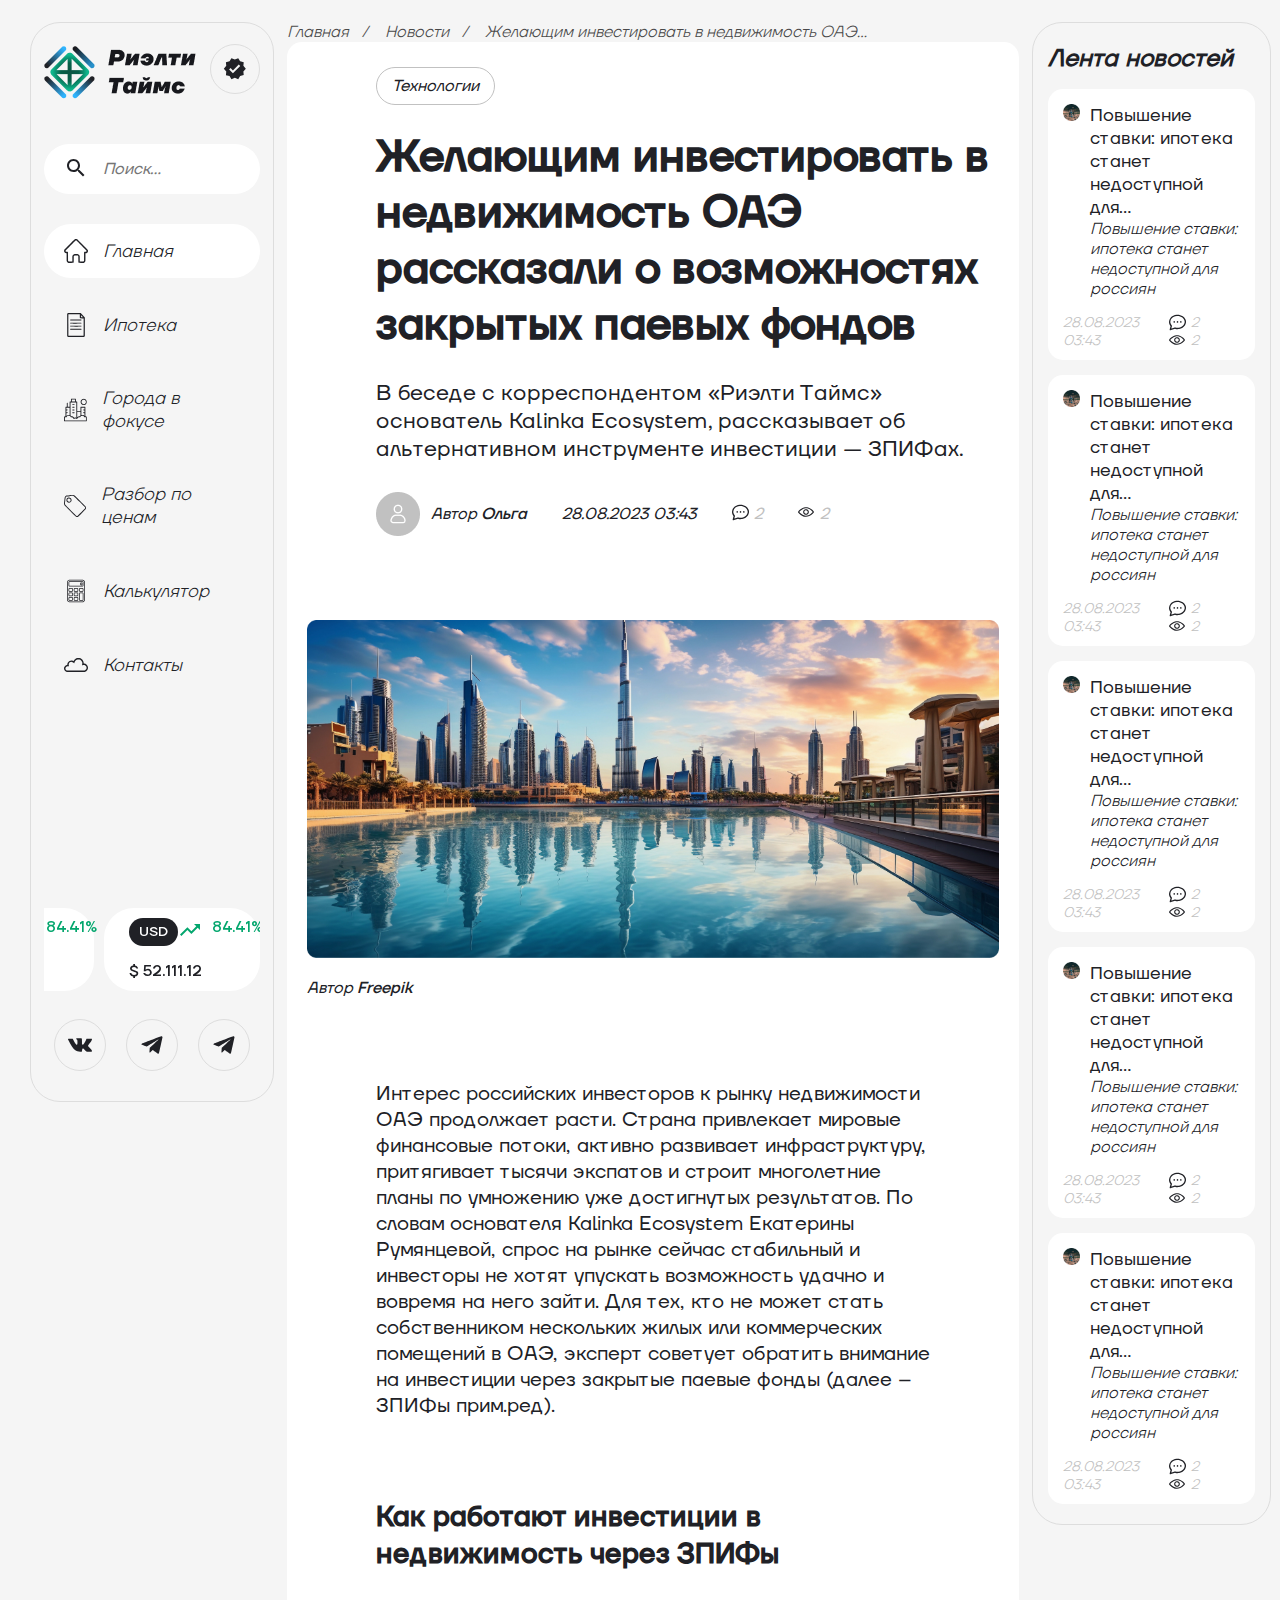
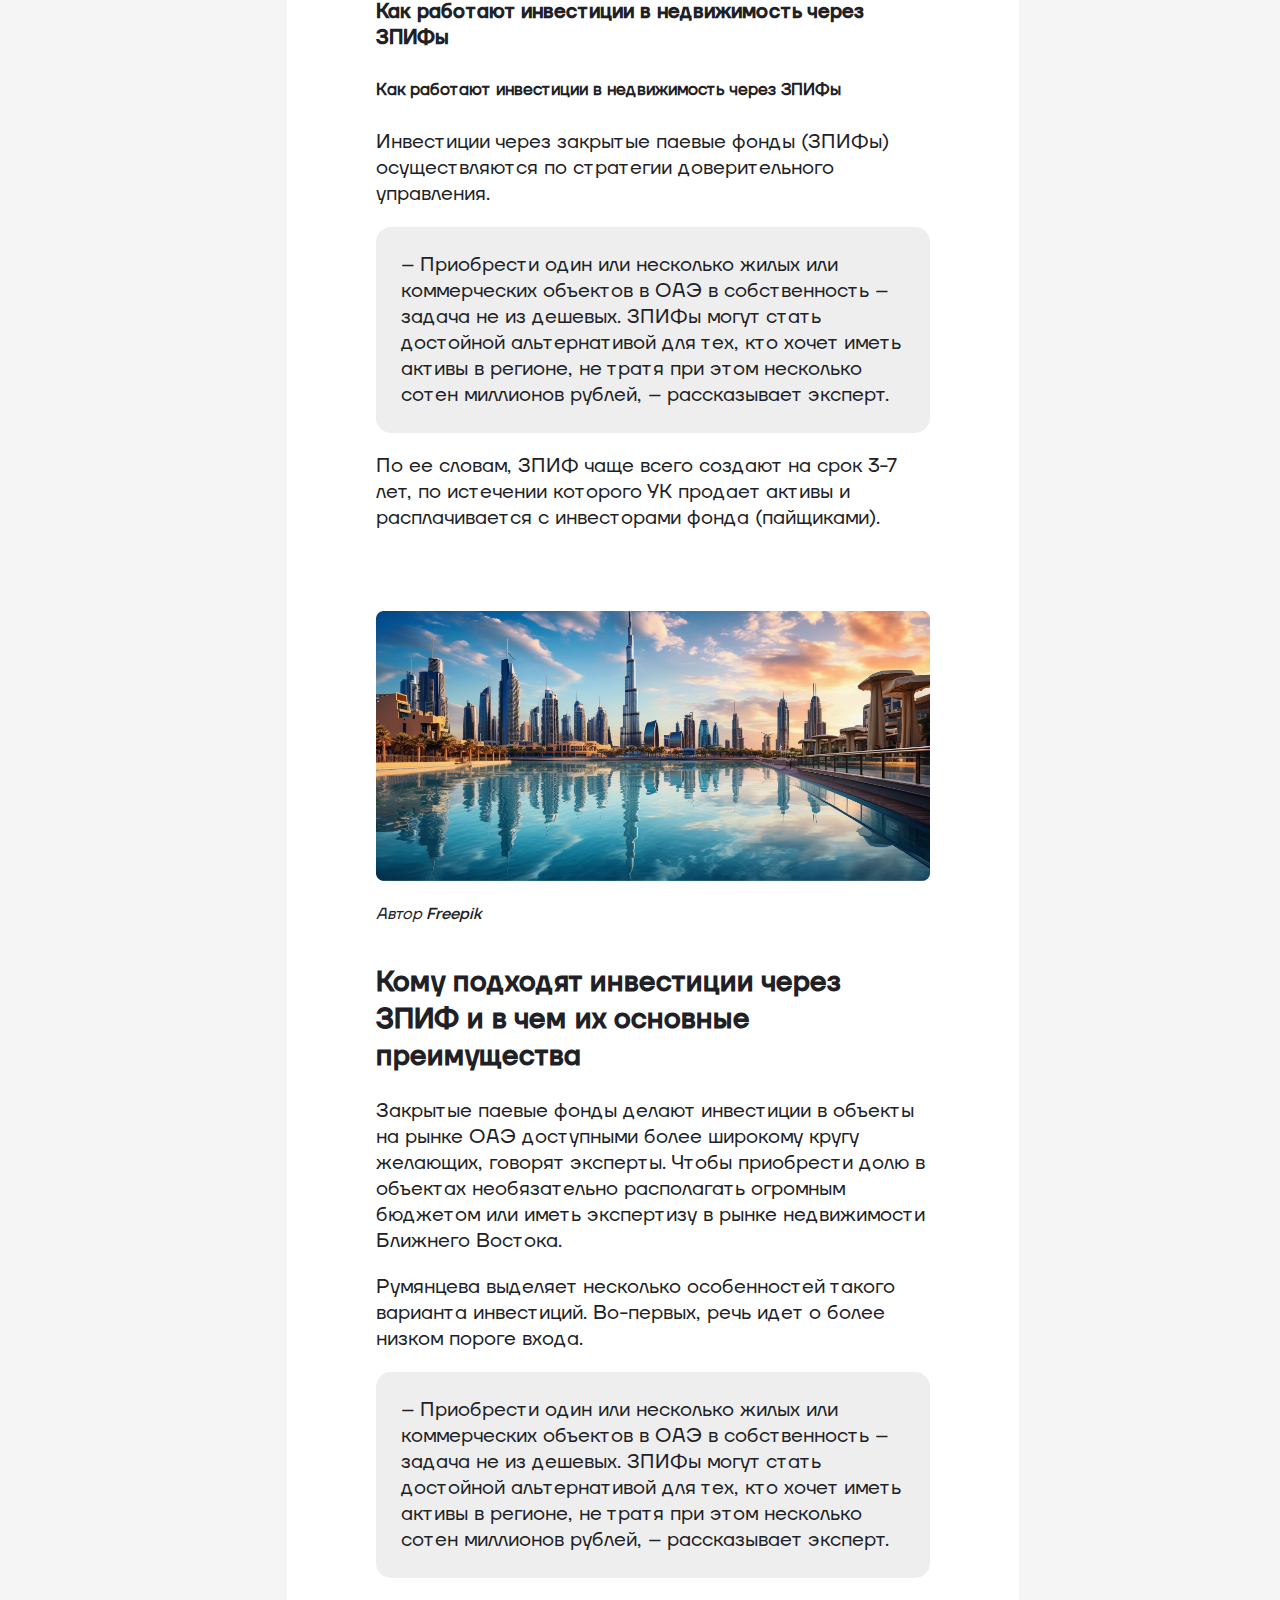
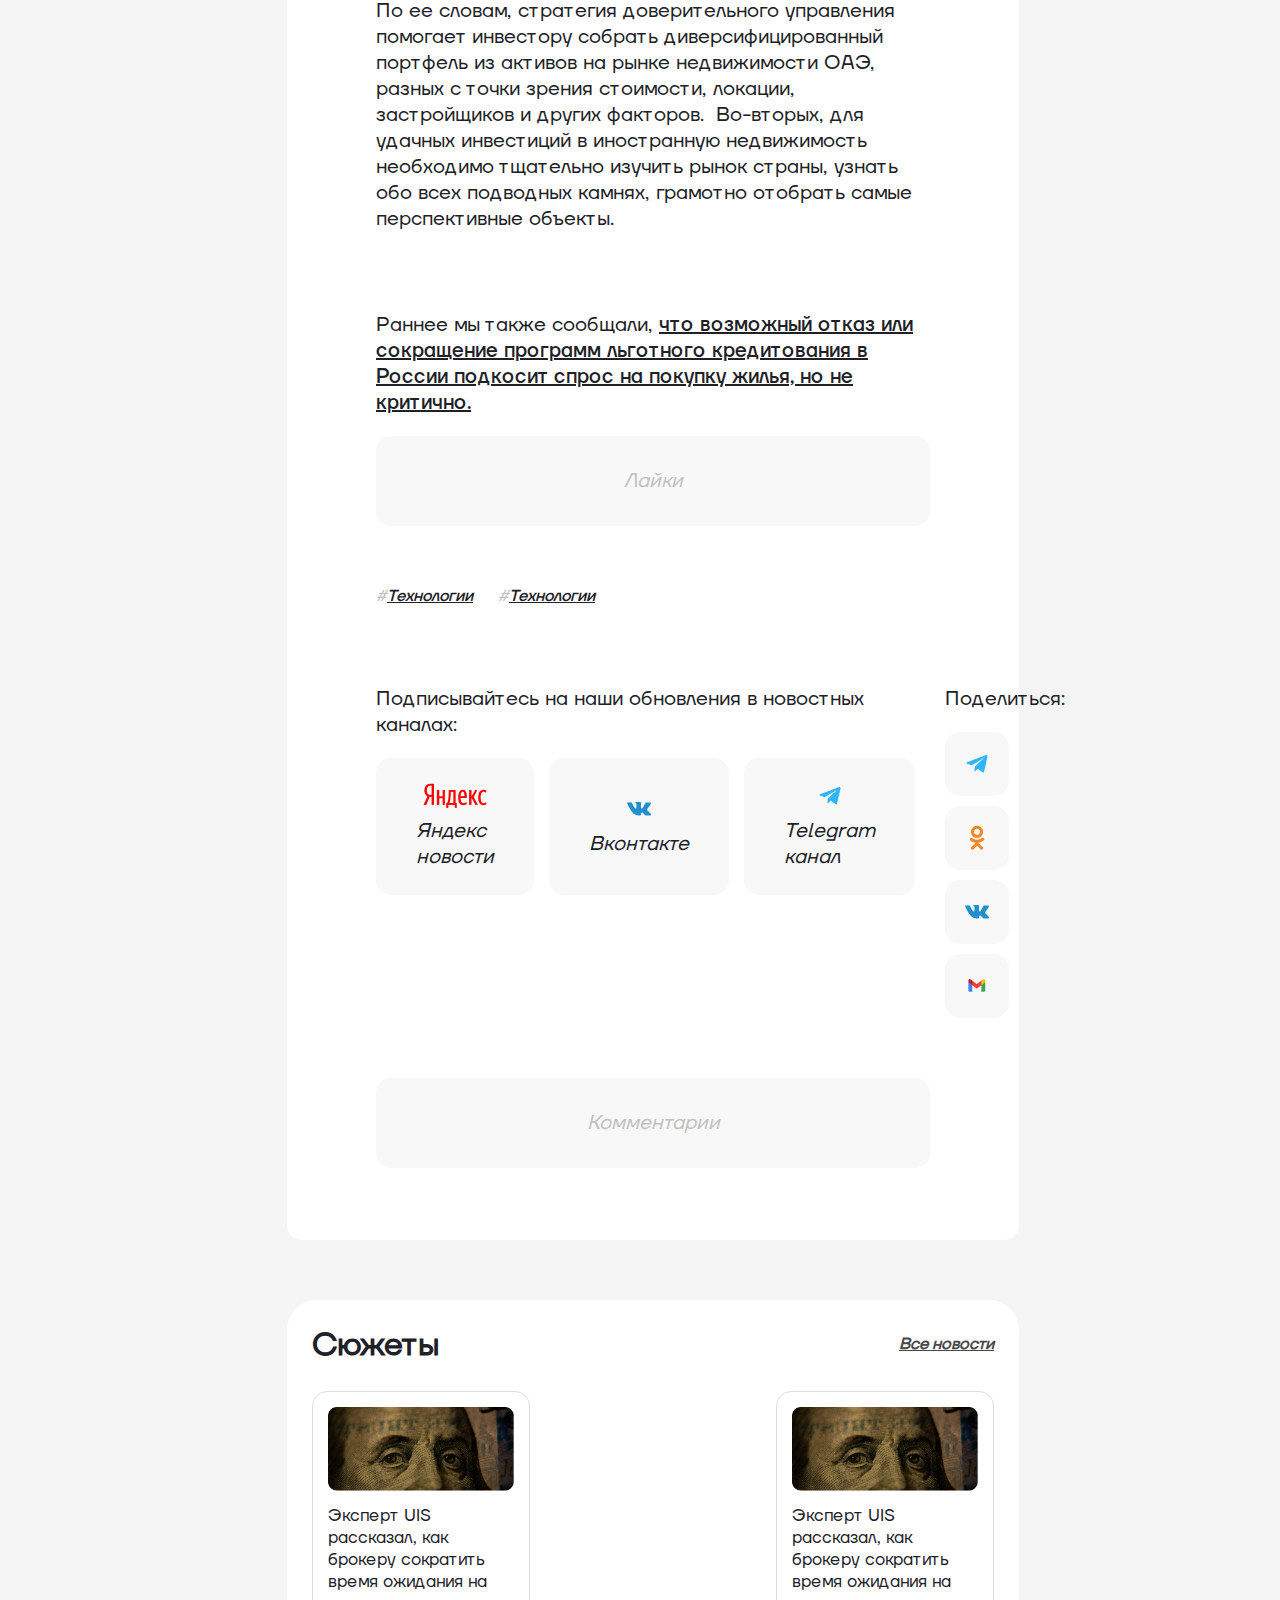
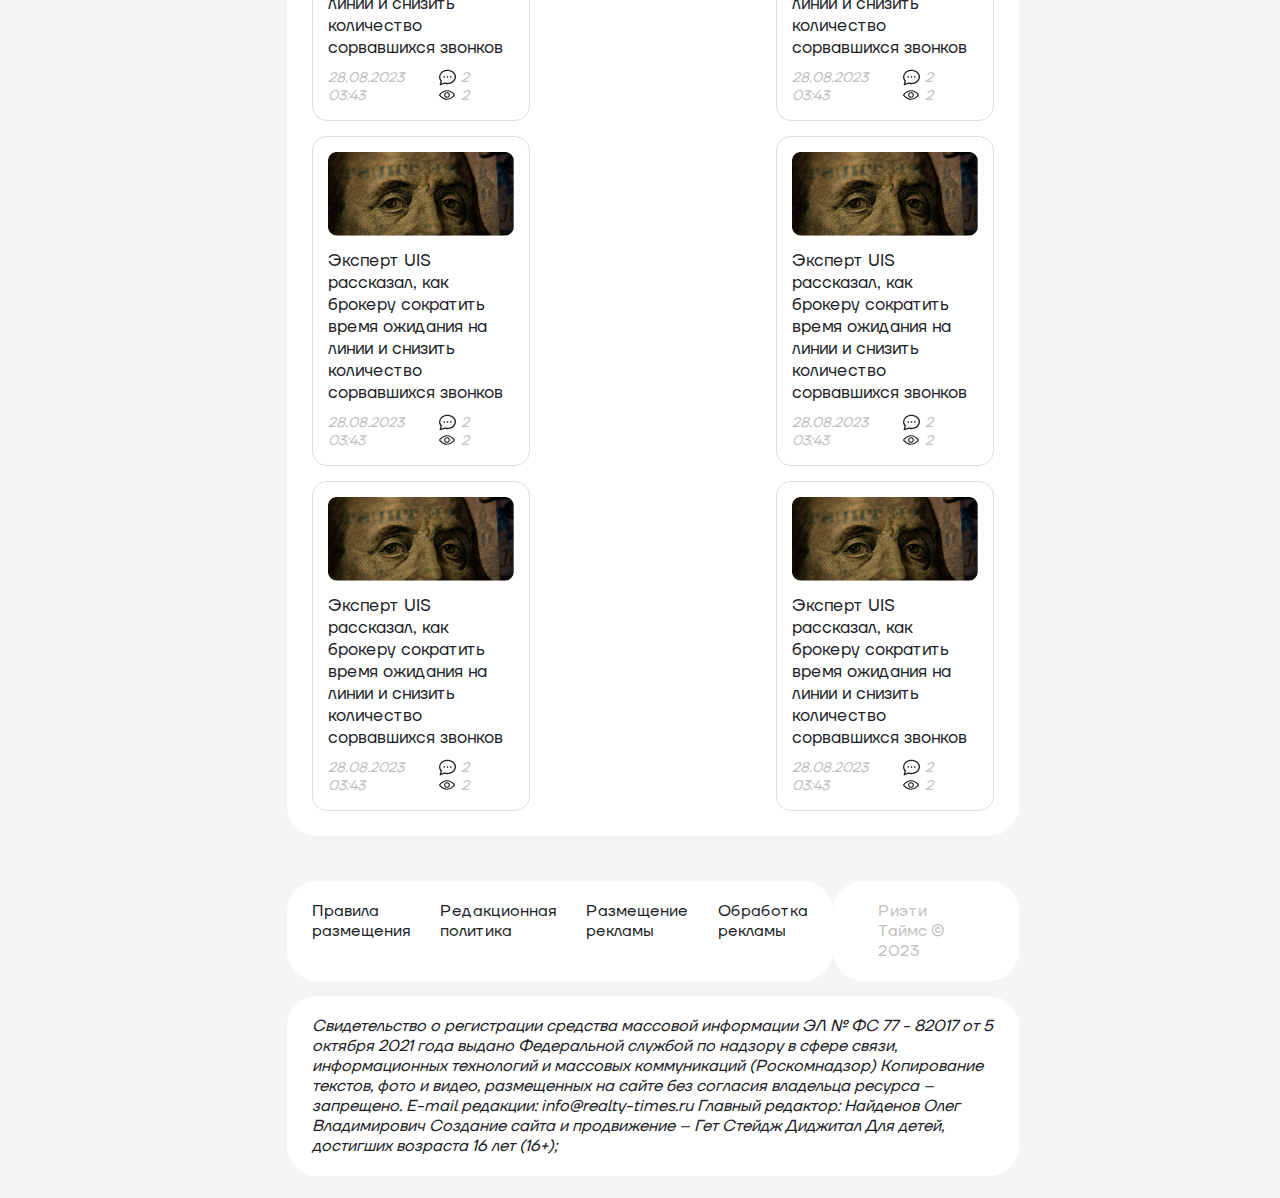
<file: reading.html>
<!DOCTYPE html>
<html lang="en">
<head>
    <meta charset="UTF-8">
    <title>Title</title>
    <link rel="stylesheet" href="css/slick-theme.css">
    <link rel="stylesheet" href="css/slick.css">
    <link rel="stylesheet" href="css/style.css">
</head>
<body>
<div class="page df j-spb">
    <aside class="aside__left">
        <div class="logo df j-spb">
            <a href="#"><img src="images/logo.png"></a>
            <div class="status df j-center a-center"><img src="images/icons/Verified.svg"></div>
        </div>
        <form class="search__form pr">
            <input type="text" class="search" placeholder="Поиск...">
            <span class="search__icon pa"></span>
        </form>
        <nav class="navbar">
            <ul class="menu df">
                <li class="menu__item active df"><a class="menu__link" href="#"><svg width="24" height="24" viewBox="0 0 24 24" fill="none" xmlns="http://www.w3.org/2000/svg">
                    <g clip-path="url(#clip0_14_4919)">
                        <path fill-rule="evenodd" clip-rule="evenodd" d="M11.2488 0.106898C11.1064 0.166523 10.8955 0.28132 10.7801 0.361945C10.6646 0.44257 8.28939 2.79354 5.50174 5.5863C0.811473 10.2852 0.422082 10.6872 0.283426 10.9745C-0.438168 12.4693 0.63452 14.1563 2.30664 14.1563H2.62493V17.904C2.62493 20.4411 2.64152 21.7319 2.67635 21.9001C2.70461 22.0367 2.80272 22.3067 2.89432 22.5C3.10643 22.9478 3.59214 23.448 4.02143 23.6608C4.59063 23.943 4.7575 23.9581 7.13327 23.9432C9.2118 23.9301 9.27818 23.9269 9.4038 23.8331C9.47496 23.7799 9.57668 23.6782 9.62983 23.607C9.72461 23.4801 9.72696 23.4171 9.74993 20.3484L9.77336 17.2191L9.91568 16.9885C10.093 16.7011 10.4552 16.4713 10.798 16.4287C10.9305 16.4122 11.5874 16.4057 12.2577 16.4142L13.4765 16.4297L13.7228 16.5662C13.9575 16.6962 14.1091 16.8512 14.2543 17.1094C14.3084 17.2056 14.3245 17.7861 14.3437 20.3521C14.3666 23.4171 14.369 23.4801 14.4638 23.607C14.5169 23.6782 14.6186 23.7799 14.6898 23.8331C14.8154 23.9269 14.8818 23.9301 16.9603 23.9432C19.3361 23.9581 19.503 23.943 20.0722 23.6608C20.5015 23.448 20.9872 22.9478 21.1993 22.5C21.2909 22.3067 21.389 22.0367 21.4173 21.9001C21.4521 21.7319 21.4687 20.4411 21.4687 17.904V14.1563H21.787C22.6684 14.1563 23.4368 13.6862 23.8157 12.9151C23.9748 12.5914 23.9765 12.5813 23.9765 11.9531C23.9765 10.8841 24.5155 11.5189 18.4983 5.50165C12.5153 -0.481336 13.1147 0.0326483 12.095 0.010992C11.5704 -0.000164246 11.4801 0.0100545 11.2488 0.106898ZM11.6952 1.45249C11.4232 1.58749 1.62213 11.4008 1.52514 11.6352C1.42718 11.8721 1.43458 12.0729 1.55013 12.3116C1.72422 12.6712 1.86855 12.7229 2.77399 12.75C3.625 12.7755 3.68538 12.7939 3.91108 13.0962C4.00661 13.2241 4.00802 13.2746 4.03118 17.4761L4.05461 21.7266L4.18455 21.9476C4.25604 22.0692 4.38785 22.2246 4.47743 22.293C4.79393 22.5344 4.86564 22.5426 6.6679 22.5448L8.34368 22.5469V19.9242C8.34368 18.2034 8.36135 17.2161 8.3951 17.0531C8.57716 16.1737 9.28793 15.4132 10.1952 15.127C10.5056 15.0291 10.6058 15.0235 12.0468 15.0235C13.4878 15.0235 13.588 15.0291 13.8984 15.127C14.8057 15.4132 15.5164 16.1737 15.6985 17.0531C15.7323 17.2161 15.7499 18.2034 15.7499 19.9242V22.5469H17.4081C19.201 22.5469 19.2982 22.5355 19.6246 22.2866C19.7096 22.2218 19.8376 22.0692 19.909 21.9476L20.039 21.7266L20.0624 17.4761C20.0856 13.2746 20.087 13.2241 20.1825 13.0961C20.4082 12.7939 20.4686 12.7755 21.3196 12.75C22.2251 12.7229 22.3694 12.6712 22.5435 12.3116C22.659 12.0729 22.6664 11.8721 22.5685 11.6352C22.4693 11.3955 12.6683 1.58491 12.3953 1.45212C12.1533 1.33441 11.933 1.33451 11.6952 1.45249Z" fill="#202126"/>
                    </g>
                    <defs>
                        <clipPath id="clip0_14_4919">
                            <rect width="24" height="24" fill="white"/>
                        </clipPath>
                    </defs>
                </svg>
                    Главная</a></li>
                <li class="menu__item"><a class="menu__link" href="#">
                    <svg width="24" height="24" viewBox="0 0 24 24" fill="none" xmlns="http://www.w3.org/2000/svg">
                        <path fill-rule="evenodd" clip-rule="evenodd" d="M4.14844 0.0579507C3.78722 0.187794 3.43795 0.498951 3.2693 0.841185L3.16406 1.0547V12V22.9453L3.27075 23.1619C3.40528 23.4349 3.68883 23.7177 3.97439 23.8637L4.19531 23.9766H12H19.8047L20.0256 23.8637C20.3112 23.7177 20.5947 23.4349 20.7293 23.1619L20.8359 22.9453L20.8478 13.7344L20.8595 4.52345L18.7853 2.26436L16.7109 0.00531006L10.5 0.00634131C6.17963 0.00709131 4.24627 0.0227944 4.14844 0.0579507ZM4.45313 1.31153C4.39097 1.35081 4.38281 2.58962 4.38281 12C4.38281 21.4104 4.39097 22.6492 4.45313 22.6885C4.54847 22.7488 19.4515 22.7488 19.5469 22.6885C19.6089 22.6493 19.6186 21.6283 19.6293 14.0408L19.6414 5.43751H17.9473C16.3091 5.43751 16.248 5.43428 16.0943 5.33922C15.795 5.15429 15.7969 5.16836 15.7969 3.11954V1.26564L10.1602 1.26634C6.68958 1.26681 4.49644 1.28415 4.45313 1.31153ZM17.0625 3.23439V4.17189H17.9378H18.8132L18.7198 4.06642C18.4066 3.71279 17.0945 2.29689 17.08 2.29689C17.0704 2.29689 17.0625 2.71876 17.0625 3.23439ZM6.31758 6.63559C6.05002 6.78081 6.00717 7.1394 6.23077 7.363L6.36778 7.50001H11.7847H17.2016L17.3474 7.36984C17.4563 7.27253 17.4943 7.19701 17.4978 7.07083C17.5035 6.86964 17.3839 6.6692 17.2211 6.60728C17.1486 6.57976 15.0524 6.56322 11.7743 6.56439C7.16278 6.56603 6.42811 6.57559 6.31758 6.63559ZM6.4372 9.68889C6.24666 9.72597 6.09375 9.93058 6.09375 10.1485C6.09375 10.4049 6.25509 10.5776 6.53147 10.6171C6.63877 10.6324 9.07852 10.6387 11.9531 10.6311C17.7048 10.6158 17.3148 10.6374 17.4623 10.3265C17.5037 10.2392 17.5215 10.126 17.5045 10.0583C17.4633 9.89425 17.2756 9.71997 17.1029 9.68542C16.9429 9.65345 6.60192 9.65678 6.4372 9.68889ZM6.23077 12.8402C5.99058 13.0803 6.07313 13.4815 6.38508 13.5902C6.48483 13.625 8.16202 13.6406 11.7975 13.6406C17.6175 13.6406 17.3305 13.6554 17.4584 13.3494C17.5406 13.1525 17.5053 12.9712 17.3556 12.8214L17.2372 12.7031H11.8025H6.36778L6.23077 12.8402ZM6.23934 15.886C6.12117 15.9964 6.09375 16.0591 6.09375 16.2188C6.09375 16.3784 6.12117 16.4411 6.23934 16.5515L6.38494 16.6875H11.7836C17.7796 16.6875 17.3263 16.7123 17.4665 16.3767C17.5232 16.2409 17.5232 16.1966 17.4665 16.0608C17.3263 15.7252 17.7796 15.75 11.7836 15.75H6.38494L6.23934 15.886Z" fill="#202126"/>
                    </svg>
                    Ипотека</a></li>
                <li class="menu__item"><a class="menu__link" href="#">
                    <svg width="24" height="24" viewBox="0 0 24 24" fill="none" xmlns="http://www.w3.org/2000/svg">
                        <g clip-path="url(#clip0_14_4930)">
                            <path fill-rule="evenodd" clip-rule="evenodd" d="M7.44952 0.137016L7.3125 0.274031V1.68389V3.09375H6.74639C6.18319 3.09375 6.17958 3.09445 6.04327 3.23077L5.90625 3.36778V6.04327V8.71875H4.89844H3.89062V6.74639V4.77403L3.75361 4.63702C3.56067 4.44408 3.28308 4.44408 3.09014 4.63702L2.95312 4.77403V6.74639V8.71875H2.38702C1.82381 8.71875 1.8202 8.71945 1.68389 8.85577L1.54688 8.99278V13.7767V18.5607L1.41797 18.5869C0.750797 18.7223 0.148734 18.9905 0.0562969 19.1933C0.0150469 19.2839 0 19.9058 0 21.5214V23.726L0.137016 23.863L0.274031 24H12.0026H23.7311L23.889 23.8326L24.0469 23.6652V21.4392C24.0469 20.0823 24.0299 19.2237 24.0034 19.2401C23.9795 19.2549 23.9462 19.224 23.9295 19.1714C23.8756 19.0015 23.2167 18.7157 22.582 18.5869L22.4531 18.5607V13.7767V8.99278L22.3161 8.85577L22.1791 8.71875H19.875H17.5709L17.4339 8.85577L17.2969 8.99278V10.9651V12.9375H15.5859H13.875V8.15264V3.36778L13.738 3.23077C13.6017 3.09445 13.5981 3.09375 13.0349 3.09375H12.4688V1.68389V0.274031L12.3317 0.137016L12.1947 0H9.89062H7.58653L7.44952 0.137016ZM20.1562 0.313453C19.4457 0.431156 18.6464 0.899672 18.1866 1.46789C17.7118 2.05477 17.4897 2.63161 17.4508 3.37955C17.38 4.73892 18.0795 5.93175 19.2891 6.51412C21.4727 7.56548 24 5.98209 24 3.5625C24 1.73142 22.5104 0.259406 20.6861 0.287625C20.4591 0.291141 20.2207 0.302766 20.1562 0.313453ZM8.25 2.01562V3.09375H9.89062H11.5312V2.01562V0.9375H9.89062H8.25V2.01562ZM20.2155 1.28972C19.0475 1.54345 18.2371 2.71448 18.4155 3.89062C18.6102 5.17387 19.8292 6.07355 21.0853 5.86097C22.0862 5.69161 22.8697 4.8945 23.022 3.89062C23.2021 2.70295 22.3877 1.53928 21.2002 1.28761C20.815 1.206 20.5987 1.20647 20.2155 1.28972ZM6.84408 10.9102L6.84441 17.7891L7.01217 17.9033C7.10447 17.9662 7.29089 18.1402 7.4265 18.2901C7.66866 18.5577 7.67756 18.5625 7.92637 18.5633C8.8658 18.5663 9.88809 19.1367 10.4579 19.9757L10.6383 20.2415L10.9793 20.1239C11.4219 19.9712 12.2103 19.9258 12.6445 20.0279L12.9375 20.0968V12.064V4.03125H9.89062H6.84375L6.84408 10.9102ZM8.85577 6.04327C8.74833 6.15075 8.71875 6.22228 8.71875 6.375C8.71875 6.52772 8.74833 6.59925 8.85577 6.70673L8.99278 6.84375H9.89062H10.7885L10.9255 6.70673C11.0329 6.59925 11.0625 6.52772 11.0625 6.375C11.0625 6.22228 11.0329 6.15075 10.9255 6.04327L10.7885 5.90625H9.89062H8.99278L8.85577 6.04327ZM8.85577 8.85577C8.74833 8.96325 8.71875 9.03478 8.71875 9.1875C8.71875 9.34022 8.74833 9.41175 8.85577 9.51923L8.99278 9.65625H9.89062H10.7885L10.9255 9.51923C11.0329 9.41175 11.0625 9.34022 11.0625 9.1875C11.0625 9.03478 11.0329 8.96325 10.9255 8.85577L10.7885 8.71875H9.89062H8.99278L8.85577 8.85577ZM2.48438 10.5938V11.5312H3.05048C3.61369 11.5312 3.6173 11.532 3.75361 11.6683C3.94655 11.8612 3.94655 12.1388 3.75361 12.3317C3.6173 12.468 3.61369 12.4688 3.05048 12.4688H2.48438V13.4062V14.3438H3.05048C3.61369 14.3438 3.6173 14.3445 3.75361 14.4808C3.94655 14.6737 3.94655 14.9513 3.75361 15.1442C3.6173 15.2805 3.61369 15.2812 3.05048 15.2812H2.48438V16.7205V18.1597L2.66016 17.9907C3.41798 17.2622 4.68197 16.9759 5.80078 17.2792L5.90625 17.3078V13.482V9.65625H4.19531H2.48438V10.5938ZM18.2344 13.4703V17.2843L18.5273 17.2157C18.9781 17.11 19.7044 17.1561 20.1962 17.3214C20.6191 17.4637 21.0599 17.7216 21.3398 17.9907L21.5156 18.1597V16.7205V15.2812H20.9495C20.3863 15.2812 20.3827 15.2805 20.2464 15.1442C20.139 15.0367 20.1094 14.9652 20.1094 14.8125C20.1094 14.6598 20.139 14.5883 20.2464 14.4808C20.3827 14.3445 20.3863 14.3438 20.9495 14.3438H21.5156V13.4062V12.4688H20.9495C20.3863 12.4688 20.3827 12.468 20.2464 12.3317C20.139 12.2242 20.1094 12.1527 20.1094 12C20.1094 11.8473 20.139 11.7758 20.2464 11.6683C20.3827 11.532 20.3863 11.5312 20.9495 11.5312H21.5156V10.5938V9.65625H19.875H18.2344V13.4703ZM8.85577 11.6683C8.74833 11.7758 8.71875 11.8473 8.71875 12C8.71875 12.1527 8.74833 12.2242 8.85577 12.3317L8.99278 12.4688H9.89062H10.7885L10.9255 12.3317C11.0329 12.2242 11.0625 12.1527 11.0625 12C11.0625 11.8473 11.0329 11.7758 10.9255 11.6683L10.7885 11.5312H9.89062H8.99278L8.85577 11.6683ZM13.875 16.7398V19.6047L14.0526 19.4442C14.6459 18.9083 15.4842 18.5625 16.1904 18.5625H16.4482L16.8726 18.1329L17.2969 17.7033V15.7891V13.875H15.5859H13.875V16.7398ZM8.85577 14.4808C8.74833 14.5883 8.71875 14.6598 8.71875 14.8125C8.71875 14.9652 8.74833 15.0367 8.85577 15.1442L8.99278 15.2812H9.89062H10.7885L10.9255 15.1442C11.0329 15.0367 11.0625 14.9652 11.0625 14.8125C11.0625 14.6598 11.0329 14.5883 10.9255 14.4808L10.7885 14.3438H9.89062H8.99278L8.85577 14.4808ZM4.38281 18.1486C3.81131 18.2568 3.23461 18.6562 2.88112 19.1886C2.78695 19.3305 2.67497 19.4626 2.63227 19.4824C2.58961 19.5021 2.32266 19.5211 2.03906 19.5246C1.69903 19.5287 1.42364 19.5597 1.23047 19.6154L0.9375 19.6999V21.3812V23.0625H12H23.0625V21.3812V19.6999L22.7695 19.616C22.5676 19.5582 22.3309 19.5337 22.0078 19.5371C21.75 19.5399 21.4828 19.5203 21.4141 19.4936C21.3454 19.4669 21.2123 19.3293 21.1184 19.1878C20.7344 18.6095 20.1622 18.238 19.4964 18.1349C18.6188 17.9989 17.7467 18.4026 17.227 19.1854C17.1339 19.3256 17.0051 19.4642 16.9408 19.4935C16.8764 19.5229 16.616 19.5469 16.3621 19.5469C16.0341 19.5469 15.8133 19.5738 15.5992 19.6399C14.9862 19.8292 14.3942 20.341 14.0905 20.944C13.8366 21.4483 13.7105 21.4788 13.0799 21.1883C12.3016 20.8298 11.6279 20.8313 10.9287 21.1932C10.5735 21.377 10.3403 21.4183 10.1707 21.3275C10.1218 21.3014 9.98662 21.0955 9.87014 20.8701C9.40303 19.9656 8.72344 19.5327 7.78125 19.5395C7.53633 19.5413 7.2787 19.5203 7.20872 19.493C7.13873 19.4655 7.01522 19.3399 6.93422 19.2136C6.61162 18.7109 5.98898 18.3065 5.31895 18.1646C4.95352 18.0872 4.72762 18.0833 4.38281 18.1486ZM0.0216563 21.4922C0.0217031 22.7297 0.02775 23.2292 0.0351094 22.6022C0.0425156 21.9752 0.0425156 20.9627 0.0351094 20.3522C0.0277031 19.7417 0.0216563 20.2547 0.0216563 21.4922Z" fill="#202126"/>
                        </g>
                        <defs>
                            <clipPath id="clip0_14_4930">
                                <rect width="24" height="24" fill="white"/>
                            </clipPath>
                        </defs>
                    </svg>
                    Города в фокусе</a></li>
                <li class="menu__item"><a class="menu__link" href="#">
                    <svg width="24" height="24" viewBox="0 0 24 24" fill="none" xmlns="http://www.w3.org/2000/svg">
                        <g clip-path="url(#clip0_14_4935)">
                            <path fill-rule="evenodd" clip-rule="evenodd" d="M5.85932 0.371977C4.22221 0.573867 2.79839 0.754336 2.69526 0.773039C2.59214 0.791742 2.34956 0.881836 2.1562 0.973242C1.44665 1.30859 0.883074 2.04813 0.754589 2.81248C0.726417 2.98005 0.543042 4.45662 0.347105 6.09373C-0.0394266 9.32318 -0.0447234 9.42959 0.144464 10.1519C0.268027 10.6237 0.504183 11.1338 0.768605 11.5003C0.883214 11.6591 3.65226 14.4581 6.92207 17.7203C13.3934 24.1767 13.0217 23.8344 13.6958 23.9577C14.0964 24.031 14.5132 23.9671 14.945 23.7661C15.2387 23.6295 15.5123 23.3661 19.4392 19.4392C23.3661 15.5123 23.6294 15.2388 23.7661 14.945C23.967 14.5132 24.0309 14.0965 23.9577 13.6958C23.8344 13.0217 24.1767 13.3935 17.7203 6.9221C14.4581 3.65229 11.6591 0.883242 11.5003 0.768633C11.1343 0.504539 10.6255 0.268899 10.147 0.141867C9.43181 -0.0479296 9.1356 -0.032039 5.85932 0.371977ZM5.97651 1.38255C4.42964 1.56996 3.04828 1.74682 2.90681 1.77555C2.4082 1.87685 1.89782 2.36918 1.78321 2.85935C1.75607 2.97537 1.5742 4.3992 1.37906 6.02341C0.984417 9.30752 0.975464 9.50191 1.19076 10.12C1.25714 10.3106 1.36687 10.5638 1.4346 10.6825C1.61198 10.9935 13.3665 22.7612 13.6171 22.8788C13.8456 22.9859 14.1927 22.9936 14.4272 22.8968C14.6692 22.7969 22.7536 14.7274 22.8787 14.4609C22.9916 14.2202 22.9917 13.8581 22.8788 13.6172C22.8179 13.4872 20.9593 11.6011 16.8212 7.47007C11.1875 1.84591 10.8338 1.50218 10.5373 1.36324C10.0873 1.1524 9.56662 1.03024 9.14479 1.03652C8.94914 1.03943 7.52339 1.19515 5.97651 1.38255ZM4.82807 2.93224C3.90089 3.13137 3.07846 3.85474 2.76445 4.74734C2.62082 5.15566 2.5867 5.91485 2.69362 6.32412C2.83209 6.85432 3.03717 7.2086 3.44526 7.6226C4.02576 8.21154 4.62426 8.45693 5.46089 8.4491C6.51539 8.43926 7.46015 7.83438 7.91751 6.87631C8.13084 6.4294 8.20307 6.12349 8.20307 5.66707C8.20307 3.89651 6.55528 2.56127 4.82807 2.93224ZM4.87068 3.97948C3.612 4.38218 3.2235 5.98174 4.15748 6.91573C5.2731 8.03135 7.16746 7.24741 7.17112 5.66866C7.17206 5.26249 7.07409 4.95016 6.84576 4.63127C6.40411 4.01454 5.59537 3.74763 4.87068 3.97948Z" fill="#202126"/>
                        </g>
                        <defs>
                            <clipPath id="clip0_14_4935">
                                <rect width="24" height="24" fill="white"/>
                            </clipPath>
                        </defs>
                    </svg>

                    Разбор по ценам</a></li>
                <li class="menu__item"><a class="menu__link" href="#">
                    <svg width="24" height="24" viewBox="0 0 24 24" fill="none" xmlns="http://www.w3.org/2000/svg">
                        <path fill-rule="evenodd" clip-rule="evenodd" d="M5.20312 0.785256C4.91948 0.833771 4.4835 1.00777 4.22203 1.17676C3.69666 1.51632 3.32147 2.00644 3.11077 2.62833C3.02677 2.87635 3.02344 3.23288 3.02344 12.0033V21.1205L3.13181 21.4341C3.40612 22.2281 4.0252 22.8472 4.81922 23.1215L5.13281 23.2299H12C18.5756 23.2299 18.8782 23.2262 19.125 23.1426C19.963 22.8587 20.5875 22.2466 20.8682 21.4341L20.9766 21.1205V12.0033V2.88615L20.8682 2.57255C20.6695 1.99758 20.214 1.41891 19.74 1.13954C19.627 1.07297 19.395 0.964131 19.2244 0.897662L18.9141 0.776771L12.1172 0.770959C8.37891 0.767771 5.26758 0.774193 5.20312 0.785256ZM5.18522 1.55508C4.89375 1.62413 4.4685 1.87463 4.2615 2.09916C4.15627 2.21335 4.00336 2.44772 3.9218 2.6199L3.77344 2.93302V12.0058V21.0785L3.94852 21.4327C4.15936 21.8594 4.43077 22.1251 4.86656 22.3315L5.17969 22.4799H12H18.8203L19.1334 22.3315C19.5692 22.1251 19.8406 21.8594 20.0515 21.4327L20.2266 21.0785V12.0058V2.93302L20.0782 2.6199C19.8718 2.18415 19.606 1.91269 19.1794 1.70185L18.8252 1.52677L12.0962 1.51937C8.13581 1.51501 5.29233 1.52972 5.18522 1.55508ZM5.25 2.3146C5.01994 2.38712 4.62755 2.79343 4.557 3.03221C4.47703 3.30296 4.47703 6.45371 4.557 6.72446C4.63308 6.98194 5.02139 7.37026 5.27887 7.44633C5.55839 7.52893 18.4416 7.52893 18.7211 7.44633C18.9786 7.37026 19.3669 6.98194 19.443 6.72446C19.523 6.45371 19.523 3.30296 19.443 3.03221C19.3669 2.77472 18.9786 2.38641 18.7211 2.31033C18.4578 2.23252 5.49736 2.23665 5.25 2.3146ZM5.36508 3.11841L5.25 3.23344V4.87833V6.52322L5.36508 6.63826L5.48011 6.75333H12H18.5199L18.6349 6.63826L18.75 6.52322V4.87833V3.23344L18.6349 3.11841L18.5199 3.00333H12H5.48011L5.36508 3.11841ZM16.875 3.4396C16.6449 3.51212 16.2525 3.91843 16.182 4.15721C16.1506 4.26333 16.125 4.58785 16.125 4.87833C16.125 5.16882 16.1506 5.49333 16.182 5.59946C16.2581 5.85694 16.6464 6.24526 16.9039 6.32133C17.3434 6.45118 17.6938 6.35963 18.025 6.02837C18.3216 5.73183 18.375 5.55624 18.375 4.87833C18.375 4.20043 18.3216 4.02483 18.025 3.7283C17.6952 3.39849 17.3113 3.30211 16.875 3.4396ZM16.9901 4.24341C16.8817 4.35174 16.875 4.38886 16.875 4.87833C16.875 5.3678 16.8817 5.40493 16.9901 5.51326C17.0626 5.58582 17.1587 5.62833 17.25 5.62833C17.3413 5.62833 17.4374 5.58582 17.5099 5.51326C17.6183 5.40493 17.625 5.3678 17.625 4.87833C17.625 4.38886 17.6183 4.35174 17.5099 4.24341C17.4374 4.17085 17.3413 4.12833 17.25 4.12833C17.1587 4.12833 17.0626 4.17085 16.9901 4.24341ZM5.25 9.0646C5.01994 9.13712 4.62755 9.54343 4.557 9.78221C4.47984 10.0433 4.47984 11.7134 4.557 11.9745C4.63308 12.2319 5.02139 12.6203 5.27887 12.6963C5.5462 12.7753 7.9538 12.7753 8.22113 12.6963C8.47861 12.6203 8.86692 12.2319 8.943 11.9745C9.02016 11.7134 9.02016 10.0433 8.943 9.78221C8.86692 9.52472 8.47861 9.13641 8.22113 9.06033C7.96969 8.98604 5.48794 8.9896 5.25 9.0646ZM10.5 9.0646C10.2699 9.13712 9.87755 9.54343 9.807 9.78221C9.72984 10.0433 9.72984 11.7134 9.807 11.9745C9.88308 12.2319 10.2714 12.6203 10.5289 12.6963C10.7962 12.7753 13.2038 12.7753 13.4711 12.6963C13.5927 12.6604 13.7513 12.552 13.9 12.4034C14.0487 12.2547 14.1571 12.096 14.193 11.9745C14.2702 11.7134 14.2702 10.0433 14.193 9.78221C14.1169 9.52472 13.7286 9.13641 13.4711 9.06033C13.2197 8.98604 10.7379 8.9896 10.5 9.0646ZM15.75 9.0646C15.5199 9.13712 15.1275 9.54343 15.057 9.78221C15.0209 9.90441 15 10.3062 15 10.8783C15 11.4504 15.0209 11.8523 15.057 11.9745C15.1331 12.2319 15.5214 12.6203 15.7789 12.6963C16.0462 12.7753 18.4538 12.7753 18.7211 12.6963C18.8427 12.6604 19.0013 12.552 19.15 12.4034C19.2987 12.2547 19.4071 12.096 19.443 11.9745C19.5202 11.7134 19.5202 10.0433 19.443 9.78221C19.3669 9.52472 18.9786 9.13641 18.7211 9.06033C18.4697 8.98604 15.9879 8.9896 15.75 9.0646ZM5.36508 9.86841C5.25094 9.98251 5.25 9.99071 5.25 10.8783C5.25 11.766 5.25094 11.7742 5.36508 11.8883L5.48011 12.0033H6.75H8.01989L8.13492 11.8883C8.24906 11.7742 8.25 11.766 8.25 10.8783C8.25 9.99071 8.24906 9.98251 8.13492 9.86841L8.01989 9.75333H6.75H5.48011L5.36508 9.86841ZM10.6151 9.86841C10.5009 9.98251 10.5 9.99071 10.5 10.8783C10.5 11.766 10.5009 11.7742 10.6151 11.8883L10.7301 12.0033H12H13.2699L13.3849 11.8883C13.4991 11.7742 13.5 11.766 13.5 10.8783C13.5 9.99071 13.4991 9.98251 13.3849 9.86841L13.2699 9.75333H12H10.7301L10.6151 9.86841ZM15.8651 9.86841C15.7509 9.98251 15.75 9.99071 15.75 10.8783C15.75 11.766 15.7509 11.7742 15.8651 11.8883L15.9801 12.0033H17.25H18.5199L18.6349 11.8883C18.7491 11.7742 18.75 11.766 18.75 10.8783C18.75 9.99071 18.7491 9.98251 18.6349 9.86841L18.5199 9.75333H17.25H15.9801L15.8651 9.86841ZM5.25 13.5646C5.01994 13.6371 4.62755 14.0434 4.557 14.2822C4.47984 14.5433 4.47984 16.2134 4.557 16.4745C4.63308 16.7319 5.02139 17.1203 5.27887 17.1963C5.5462 17.2753 7.9538 17.2753 8.22113 17.1963C8.47861 17.1203 8.86692 16.7319 8.943 16.4745C9.02016 16.2134 9.02016 14.5433 8.943 14.2822C8.86692 14.0247 8.47861 13.6364 8.22113 13.5603C7.96969 13.486 5.48794 13.4896 5.25 13.5646ZM10.5 13.5646C10.2699 13.6371 9.87755 14.0434 9.807 14.2822C9.72984 14.5433 9.72984 16.2134 9.807 16.4745C9.88308 16.7319 10.2714 17.1203 10.5289 17.1963C10.7962 17.2753 13.2038 17.2753 13.4711 17.1963C13.5927 17.1604 13.7513 17.052 13.9 16.9034C14.0487 16.7547 14.1571 16.596 14.193 16.4745C14.2702 16.2134 14.2702 14.5433 14.193 14.2822C14.1169 14.0247 13.7286 13.6364 13.4711 13.5603C13.2197 13.486 10.7379 13.4896 10.5 13.5646ZM15.75 13.5646C15.5199 13.6371 15.1275 14.0434 15.057 14.2822C14.9753 14.5585 14.9753 20.6981 15.057 20.9745C15.1331 21.2319 15.5214 21.6203 15.7789 21.6963C16.0462 21.7753 18.4538 21.7753 18.7211 21.6963C18.9786 21.6203 19.3669 21.2319 19.443 20.9745C19.5247 20.6981 19.5247 14.5585 19.443 14.2822C19.3669 14.0247 18.9786 13.6364 18.7211 13.5603C18.4697 13.486 15.9879 13.4896 15.75 13.5646ZM5.36508 14.3684C5.25094 14.4825 5.25 14.4907 5.25 15.3783C5.25 16.266 5.25094 16.2742 5.36508 16.3883L5.48011 16.5033H6.75H8.01989L8.13492 16.3883C8.24906 16.2742 8.25 16.266 8.25 15.3783C8.25 14.4907 8.24906 14.4825 8.13492 14.3684L8.01989 14.2533H6.75H5.48011L5.36508 14.3684ZM10.6151 14.3684C10.5009 14.4825 10.5 14.4907 10.5 15.3783C10.5 16.266 10.5009 16.2742 10.6151 16.3883L10.7301 16.5033H12H13.2699L13.3849 16.3883C13.4991 16.2742 13.5 16.266 13.5 15.3783C13.5 14.4907 13.4991 14.4825 13.3849 14.3684L13.2699 14.2533H12H10.7301L10.6151 14.3684ZM15.8651 14.3684L15.75 14.4834V17.6283V20.7732L15.8651 20.8883L15.9801 21.0033H17.25H18.5199L18.6349 20.8883L18.75 20.7732V17.6283V14.4834L18.6349 14.3684L18.5199 14.2533H17.25H15.9801L15.8651 14.3684ZM5.25 18.0646C5.01994 18.1371 4.62755 18.5434 4.557 18.7822C4.47984 19.0433 4.47984 20.7134 4.557 20.9745C4.63308 21.2319 5.02139 21.6203 5.27887 21.6963C5.5462 21.7753 7.9538 21.7753 8.22113 21.6963C8.47861 21.6203 8.86692 21.2319 8.943 20.9745C9.02016 20.7134 9.02016 19.0433 8.943 18.7822C8.86692 18.5247 8.47861 18.1364 8.22113 18.0603C7.96969 17.986 5.48794 17.9896 5.25 18.0646ZM10.5 18.0646C10.2699 18.1371 9.87755 18.5434 9.807 18.7822C9.72984 19.0433 9.72984 20.7134 9.807 20.9745C9.88308 21.2319 10.2714 21.6203 10.5289 21.6963C10.7962 21.7753 13.2038 21.7753 13.4711 21.6963C13.5927 21.6604 13.7513 21.552 13.9 21.4034C14.0487 21.2547 14.1571 21.096 14.193 20.9745C14.2702 20.7134 14.2702 19.0433 14.193 18.7822C14.1169 18.5247 13.7286 18.1364 13.4711 18.0603C13.2197 17.986 10.7379 17.9896 10.5 18.0646ZM5.36508 18.8684C5.25094 18.9825 5.25 18.9907 5.25 19.8783C5.25 20.766 5.25094 20.7742 5.36508 20.8883L5.48011 21.0033H6.75H8.01989L8.13492 20.8883C8.24906 20.7742 8.25 20.766 8.25 19.8783C8.25 18.9907 8.24906 18.9825 8.13492 18.8684L8.01989 18.7533H6.75H5.48011L5.36508 18.8684ZM10.6151 18.8684C10.5009 18.9825 10.5 18.9907 10.5 19.8783C10.5 20.766 10.5009 20.7742 10.6151 20.8883L10.7301 21.0033H12H13.2699L13.3849 20.8883C13.4991 20.7742 13.5 20.766 13.5 19.8783C13.5 18.9907 13.4991 18.9825 13.3849 18.8684L13.2699 18.7533H12H10.7301L10.6151 18.8684Z" fill="#202126"/>
                    </svg>
                    Калькулятор</a></li>
                <li class="menu__item"><a class="menu__link" href="#">
                    <svg width="24" height="24" viewBox="0 0 24 24" fill="none" xmlns="http://www.w3.org/2000/svg">
                        <g clip-path="url(#clip0_14_4945)">
                            <path fill-rule="evenodd" clip-rule="evenodd" d="M13.875 4.99506C13.8105 5.00608 13.6102 5.03894 13.4297 5.06805C12.7553 5.17689 11.8165 5.56356 11.2969 5.94658C10.6694 6.40909 10.1138 7.01772 9.74901 7.64233L9.55847 7.96862L9.38179 7.87848C9.09379 7.73158 8.48878 7.55556 8.06672 7.49589C6.47198 7.27047 4.80904 8.07522 3.92076 9.50228C3.76134 9.7584 3.49589 10.409 3.42295 10.7225C3.3915 10.8578 3.35198 11.1623 3.3352 11.3992L3.30469 11.83L2.97656 11.8862C1.60856 12.121 0.491623 13.1533 0.111607 14.534C0.0525918 14.7484 0.028498 15.0057 0.028498 15.4219C0.028498 15.838 0.0525918 16.0953 0.111607 16.3098C0.510045 17.7575 1.68919 18.7932 3.1574 18.9853C3.41864 19.0195 6.20081 19.0308 11.9766 19.0212L20.4141 19.0073L20.7693 18.9061C21.8794 18.5897 22.7306 17.9738 23.3332 17.0507C23.6124 16.6229 23.7879 16.1859 23.9068 15.6218L23.9934 15.211L24.0049 15.4922C24.0154 15.7497 24.018 15.7557 24.0348 15.5638C24.0652 15.2186 23.9629 14.1592 23.8605 13.7578C23.677 13.0394 23.2228 12.2566 22.7024 11.7619C21.9917 11.0863 21.0928 10.6731 20.1808 10.6029L19.7578 10.5703L19.7272 10.1352C19.6651 9.25319 19.4902 8.5937 19.1348 7.90244C18.3822 6.43834 17.0374 5.42172 15.4143 5.08994C15.0548 5.01648 14.0956 4.95733 13.875 4.99506ZM13.6736 6.44626C12.4087 6.68608 11.2968 7.55083 10.7757 8.70011C10.6704 8.93228 10.2656 10.2016 10.2656 10.2996C10.2656 10.3232 10.0911 10.1768 9.54028 9.69076C8.94473 9.16525 8.41326 8.92886 7.7069 8.87528C6.38278 8.77487 5.10178 9.72348 4.80609 11.0234C4.68656 11.549 4.71197 12 4.90331 12.75C4.99626 13.1141 5.06315 13.4213 5.05195 13.4324C5.04079 13.4436 4.80126 13.4087 4.51973 13.355C3.35283 13.1321 2.66278 13.2792 2.06353 13.8784C1.63814 14.3038 1.43001 14.8109 1.43001 15.4219C1.43001 16.3971 2.004 17.181 2.96278 17.5151C3.20048 17.5979 3.5708 17.6016 11.7422 17.6016H20.2734L20.6739 17.4581C21.4098 17.1946 21.9611 16.7154 22.2869 16.0561C22.997 14.6189 22.383 12.8897 20.9297 12.2342C20.2618 11.933 19.6735 11.9132 18.6799 12.1587C18.3191 12.2479 18.0163 12.3132 18.007 12.3039C17.9977 12.2946 18.0579 11.9852 18.1408 11.6162C18.3868 10.5212 18.3797 9.86561 18.1136 9.08312C17.6842 7.82092 16.6291 6.83917 15.3516 6.51315C14.8529 6.38589 14.1416 6.35753 13.6736 6.44626ZM0.0163574 15.4219C0.0163574 15.641 0.0244668 15.7307 0.0343105 15.6211C0.0442012 15.5116 0.0442012 15.3322 0.0343105 15.2227C0.0244668 15.1131 0.0163574 15.2027 0.0163574 15.4219Z" fill="#202126"/>
                        </g>
                        <defs>
                            <clipPath id="clip0_14_4945">
                                <rect width="24" height="24" fill="white"/>
                            </clipPath>
                        </defs>
                    </svg>

                    Контакты</a></li>
            </ul>
        </nav>
        <div class="rate__slider a-center df j-center">
            <div class="rate__item">
                <div class="rate__info df j-spb">
                    <div class="rate__name">USD</div>
                    <div class="rate__action"><span class="rate__up"><svg width="24" height="24" viewBox="0 0 24 24" fill="none" xmlns="http://www.w3.org/2000/svg">
<g clip-path="url(#clip0_14_5083)">
<path d="M16 6L18.29 8.29L13.41 13.17L9.41 9.17L2 16.59L3.41 18L9.41 12L13.41 16L19.71 9.71L22 12V6H16Z" fill="#202126"/>
</g>
<defs>
<clipPath id="clip0_14_5083">
<rect width="24" height="24" fill="white"/>
</clipPath>
</defs>
</svg>
</span>84.41%</div>
                </div>
                <div class="rate__value">$
                    52.111.12
                </div>
            </div>
            <div class="rate__item">
                <div class="rate__info df j-spb">
                    <div class="rate__name">USD</div>
                    <div class="rate__action"><span class="rate__up"><svg width="24" height="24" viewBox="0 0 24 24" fill="none" xmlns="http://www.w3.org/2000/svg">
<g clip-path="url(#clip0_14_5083)">
<path d="M16 6L18.29 8.29L13.41 13.17L9.41 9.17L2 16.59L3.41 18L9.41 12L13.41 16L19.71 9.71L22 12V6H16Z" fill="#202126"/>
</g>
<defs>
<clipPath id="clip0_14_5083">
<rect width="24" height="24" fill="white"/>
</clipPath>
</defs>
</svg>
</span>84.41%</div>
                </div>
                <div class="rate__value">$
                    52.111.12
                </div>
            </div>
            <div class="rate__item">
                <div class="rate__info df j-spb">
                    <div class="rate__name">USD</div>
                    <div class="rate__action"><span class="rate__up"><svg width="24" height="24" viewBox="0 0 24 24" fill="none" xmlns="http://www.w3.org/2000/svg">
<g clip-path="url(#clip0_14_5083)">
<path d="M16 6L18.29 8.29L13.41 13.17L9.41 9.17L2 16.59L3.41 18L9.41 12L13.41 16L19.71 9.71L22 12V6H16Z" fill="#202126"/>
</g>
<defs>
<clipPath id="clip0_14_5083">
<rect width="24" height="24" fill="white"/>
</clipPath>
</defs>
</svg>
</span>84.41%</div>
                </div>
                <div class="rate__value">$
                    52.111.12
                </div>
            </div>

        </div>
        <ul class="social__links df a-center j-center">
            <li class="social__item"> <a href="" class="social__icon  df a-center j-center"><svg width="24" height="24" viewBox="0 0 24 24" fill="none" xmlns="http://www.w3.org/2000/svg">
                <g clip-path="url(#clip0_14_5038)">
                    <path fill-rule="evenodd" clip-rule="evenodd" d="M8.80352 5.26871C8.68249 5.30128 8.54538 5.35674 8.49883 5.39199C8.30036 5.54218 8.09692 5.75086 8.03641 5.86636C7.95667 6.01857 7.99656 6.06066 8.29671 6.14096C8.76316 6.26569 9.06349 6.51225 9.23303 6.90966C9.39986 7.30055 9.48447 8.2943 9.451 9.46875C9.41116 10.8662 9.29224 11.4423 8.99135 11.6955C8.82846 11.8326 8.68113 11.8427 8.44469 11.7332C7.78797 11.4291 6.307 9.16599 5.4137 7.10157C4.9555 6.04266 4.79547 5.82352 4.40313 5.71786C4.27361 5.68299 3.59121 5.67094 2.30486 5.68074C0.197643 5.69686 0.171018 5.70057 0.0482051 5.997C-0.0422637 6.21549 0.0172207 6.41466 0.45508 7.35938C2.71624 12.2379 4.91538 15.5157 6.95435 17.0467C8.55892 18.2514 10.1502 18.7642 12.3048 18.7707C13.8344 18.7754 13.9405 18.6935 14.0618 17.4141C14.1729 16.2431 14.5238 15.6068 15.0564 15.6104C15.3847 15.6126 15.6063 15.7716 16.3126 16.512C17.8464 18.1198 18.0422 18.3006 18.4719 18.5063C18.7249 18.6275 18.9887 18.7139 19.2044 18.7463C19.6316 18.8104 23.2127 18.8145 23.4337 18.7511C23.7642 18.6563 23.9567 18.3681 23.9624 17.9593C23.9713 17.3315 23.3803 16.5284 21.6293 14.7891C20.9285 14.093 20.2957 13.4317 20.223 13.3195C20.0328 13.0262 20.0375 12.7282 20.2384 12.3274C20.3222 12.1602 20.888 11.359 21.4958 10.5469C22.7587 8.85933 23.292 8.07891 23.5949 7.47478C23.817 7.03172 24.0509 6.312 24.0415 6.10022C24.0376 6.01097 24.0298 6.00099 24.0136 6.06432C23.9932 6.14368 23.9857 6.14143 23.9357 6.04111C23.9053 5.98003 23.786 5.87728 23.6707 5.81269L23.461 5.69532H21.1407C19.009 5.69532 18.8081 5.70207 18.6685 5.77833C18.4649 5.88961 18.4218 5.96316 18.0264 6.87666C17.4222 8.27241 16.8746 9.29344 16.2336 10.2197C15.8256 10.8091 15.19 11.5494 14.9842 11.675C14.6113 11.9023 14.2544 11.6789 14.0476 11.0887C14.0155 10.9974 13.9878 10.0335 13.9713 8.4375C13.9462 6.0083 13.9423 5.92294 13.8459 5.71444C13.7403 5.48607 13.5778 5.34553 13.3173 5.25718C13.0834 5.17782 9.10333 5.18799 8.80352 5.26871ZM0.0109863 6.1875C0.0109863 6.27774 0.0206426 6.31468 0.0324082 6.26953C0.0442207 6.22439 0.0442207 6.15061 0.0324082 6.10547C0.0206426 6.06033 0.0109863 6.09727 0.0109863 6.1875Z" fill="#202126"/>
                </g>
                <defs>
                    <clipPath id="clip0_14_5038">
                        <rect width="24" height="24" fill="white"/>
                    </clipPath>
                </defs>
            </svg>
            </a></li>
            <li class="social__item"> <a href="" class="social__icon  df a-center j-center">
                <svg width="24" height="24" viewBox="0 0 24 24" fill="none" xmlns="http://www.w3.org/2000/svg">
                    <path fill-rule="evenodd" clip-rule="evenodd" d="M21.0468 3.26747C20.0714 3.62377 1.94916 10.5803 1.85161 10.6359C1.41567 10.8844 1.38577 11.5189 1.79723 11.7886C1.91522 11.8659 6.67027 13.5 6.77723 13.5C6.81023 13.5 9.39633 11.935 12.5241 10.0223C15.6518 8.10962 18.2658 6.53616 18.333 6.5258C18.5468 6.49285 18.5395 6.63722 18.316 6.86579C18.2066 6.97772 16.2398 8.79465 13.9452 10.9034C11.3867 13.2548 9.76847 14.7747 9.76069 14.8336C9.75375 14.8865 9.67645 15.9106 9.58898 17.1094C9.41714 19.4644 9.41677 19.4515 9.66469 19.5905C9.75708 19.6423 9.82209 19.649 9.90989 19.6156C9.97561 19.5907 10.6412 18.9729 11.3889 18.2429C12.2934 17.3596 12.7683 16.9272 12.8078 16.9508C12.8404 16.9702 13.9452 17.8028 15.2629 18.801C16.5805 19.7991 17.7283 20.6518 17.8133 20.6958C17.9243 20.7532 18.0443 20.7703 18.2376 20.7563C18.5834 20.7313 18.8568 20.5587 18.9864 20.2836C19.1031 20.0359 22.4999 4.61119 22.4999 4.32891C22.4999 3.73458 21.9802 3.22951 21.3774 3.23808C21.2342 3.2401 21.0855 3.25332 21.0468 3.26747Z" fill="#202126"/>
                </svg>

            </a></li>
            <li class="social__item"> <a href="" class="social__icon df a-center j-center">
                <svg width="24" height="24" viewBox="0 0 24 24" fill="none" xmlns="http://www.w3.org/2000/svg">
                    <path fill-rule="evenodd" clip-rule="evenodd" d="M21.0468 3.26747C20.0714 3.62377 1.94916 10.5803 1.85161 10.6359C1.41567 10.8844 1.38577 11.5189 1.79723 11.7886C1.91522 11.8659 6.67027 13.5 6.77723 13.5C6.81023 13.5 9.39633 11.935 12.5241 10.0223C15.6518 8.10962 18.2658 6.53616 18.333 6.5258C18.5468 6.49285 18.5395 6.63722 18.316 6.86579C18.2066 6.97772 16.2398 8.79465 13.9452 10.9034C11.3867 13.2548 9.76847 14.7747 9.76069 14.8336C9.75375 14.8865 9.67645 15.9106 9.58898 17.1094C9.41714 19.4644 9.41677 19.4515 9.66469 19.5905C9.75708 19.6423 9.82209 19.649 9.90989 19.6156C9.97561 19.5907 10.6412 18.9729 11.3889 18.2429C12.2934 17.3596 12.7683 16.9272 12.8078 16.9508C12.8404 16.9702 13.9452 17.8028 15.2629 18.801C16.5805 19.7991 17.7283 20.6518 17.8133 20.6958C17.9243 20.7532 18.0443 20.7703 18.2376 20.7563C18.5834 20.7313 18.8568 20.5587 18.9864 20.2836C19.1031 20.0359 22.4999 4.61119 22.4999 4.32891C22.4999 3.73458 21.9802 3.22951 21.3774 3.23808C21.2342 3.2401 21.0855 3.25332 21.0468 3.26747Z" fill="#202126"/>
                </svg>

            </a></li>
        </ul>
    </aside>
    <main>
        <div class="breadcrumbs">
            <ul class="breadcrumbs__list df">
                <li class="breadcrumbs__item df pr"><a href="">Главная</a></li>
                <li class="breadcrumbs__item df pr"><a href="">Новости</a></li>
                <li class="breadcrumbs__item df">Желающим инвестировать в недвижимость ОАЭ...</li>
            </ul>
        </div>

       <div class="page__content">
           <div class="page__tag">Технологии</div>
           <h1 class="page__content-title">Желающим инвестировать в недвижимость ОАЭ рассказали о возможностях закрытых паевых фондов</h1>
            <div class="page__content-info">В беседе с корреспондентом «Риэлти Таймс» основатель Kalinka Ecosystem, рассказывает об альтернативном инструменте инвестиции — ЗПИФах.</div>
            <div class="page__content-action df ">
                <div class="page__content-author df a-center">
                    <img src="images/none-img.png">
                    <p><span>Автор </span> Ольга</p>
                </div>
                <div class="page__content-date">28.08.2023 03:43</div>
                <div class="page__content-comment comments__icon">2</div>
                <div class="page__content-seen seen__icon">2</div>
            </div>
           <div class="page__content-image">
               <img src="images/page.png" alt="">
               <div class="page__content-author df a-center">
                   <p><span>Автор </span> Freepik</p>
               </div>
           </div>
           <div class="page__content-desc">
               <p>Интерес российских инвесторов к рынку недвижимости ОАЭ продолжает расти. Страна привлекает мировые финансовые потоки, активно развивает инфраструктуру, притягивает тысячи экспатов и строит многолетние планы по умножению уже достигнутых результатов.
                   По словам основателя Kalinka Ecosystem Екатерины Румянцевой, спрос на рынке сейчас стабильный и инвесторы не хотят упускать возможность удачно и вовремя на него зайти. Для тех, кто не может стать собственником нескольких жилых или коммерческих помещений в ОАЭ, эксперт советует обратить внимание на инвестиции через закрытые паевые фонды (далее – ЗПИФы прим.ред).</p>

               <h3>Как работают инвестиции в недвижимость через ЗПИФы</h3>
                <h4>Как работают инвестиции в недвижимость через ЗПИФы</h4>
                <h5>Как работают инвестиции в недвижимость через ЗПИФы</h5>
               <p>Инвестиции через закрытые паевые фонды (ЗПИФы) осуществляются по стратегии доверительного управления.</p>
                <p class="selected__block">– Приобрести один или несколько жилых или коммерческих объектов в ОАЭ в собственность – задача не из дешевых. ЗПИФы могут стать достойной альтернативой для тех, кто хочет иметь активы в регионе, не тратя при этом несколько сотен миллионов рублей, – рассказывает эксперт.</p>
                <p>По ее словам, ЗПИФ чаще всего создают на срок 3-7 лет, по истечении которого УК продает активы и расплачивается с инвесторами фонда (пайщиками).</p>
               <div class="page__content-image">
                   <img src="images/page.png" alt="">
                   <div class="page__content-author df a-center">
                       <p><span>Автор </span> Freepik</p>
                   </div>
               </div>

                   <h2>
                       Кому подходят инвестиции через ЗПИФ и в чем их основные преимущества
                   </h2>
               <p>Закрытые паевые фонды делают инвестиции в объекты на рынке ОАЭ доступными более широкому кругу желающих, говорят эксперты. Чтобы приобрести долю в объектах необязательно располагать огромным бюджетом или иметь экспертизу в рынке недвижимости Ближнего Востока.</p>
               <p>Румянцева выделяет несколько особенностей такого варианта инвестиций. Во-первых, речь идет о более низком пороге входа.</p>
               <p class="selected__block">– Приобрести один или несколько жилых или коммерческих объектов в ОАЭ в собственность – задача не из дешевых. ЗПИФы могут стать достойной альтернативой для тех, кто хочет иметь активы в регионе, не тратя при этом несколько сотен миллионов рублей, – рассказывает эксперт.</p>
         <p>По ее словам, стратегия доверительного управления помогает инвестору собрать диверсифицированный портфель из активов на рынке недвижимости ОАЭ, разных с точки зрения стоимости, локации, застройщиков и других факторов. 
             Во-вторых, для удачных инвестиций в иностранную недвижимость необходимо тщательно изучить рынок страны, узнать обо всех подводных камнях, грамотно отобрать самые перспективные объекты.</p>
           <p class="page__content-link">Раннее мы также сообщали, <u>что возможный отказ или сокращение программ льготного кредитования в России подкосит спрос на покупку жилья, но не критично.</u></p>

               <div class="page__like">
                   Лайки
               </div>
               <ul class="hashtags df">
                   <li class="hashtags__item"><span>#</span><u>Технологии</u></li>
                   <li class="hashtags__item"><span>#</span><u>Технологии</u></li>
               </ul>
               <div class="social__actions df">
                   <div class="follow">
                       <p>Подписывайтесь на наши обновления в новостных каналах:</p>
                       <ul class="follow__list">
                           <li class="follow__item df a-center j-center">
                               <img src="images/yandex.png">
                               Яндекс новости
                           </li>
                           <li class="follow__item df a-center j-center">
                               <img src="images/vk.png">

                               Вконтакте
                           </li>
                           <li class="follow__item df a-center j-center">
                               <img src="images/telegram.png">

                               Telegram канал
                           </li>
                       </ul>
                   </div>
                   <div class="share">
                       <p>Поделиться:</p>
                       <ul class="share__list df">
                           <li class="share__item"><img src="images/telegram.png"></li>
                           <li class="share__item"><img src="images/ok.png"></li>
                           <li class="share__item"><img src="images/vk.png"></li>
                           <li class="share__item"><img src="images/gmail.png"></li>
                       </ul>
                   </div>

               </div>
               <div class="page__comments">
                   Комментарии
               </div>
           </div>

       </div>


        <div class="subjects">
            <h2 class="page__title df j-spb">Сюжеты <a href="" class="all_news">Все новости</a></h2>
            <div class="posts df j-spb">

                <div class="post__item">

                    <div class="post__image"><img src="images/post.png"></div>
                    <div class="post__info">Эксперт UIS рассказал, как брокеру сократить время ожидания на линии и снизить количество сорвавшихся звонков</div>
                    <div class="post__action df j-spb">
                        <div class="post__date">28.08.2023 03:43</div>
                        <div class="post__comments">
                            <span class="comments__icon">2</span>
                            <span class="seen__icon">2</span>
                        </div>
                    </div>
                </div>
                <div class="post__item">

                    <div class="post__image"><img src="images/post.png"></div>
                    <div class="post__info">Эксперт UIS рассказал, как брокеру сократить время ожидания на линии и снизить количество сорвавшихся звонков</div>
                    <div class="post__action df j-spb">
                        <div class="post__date">28.08.2023 03:43</div>
                        <div class="post__comments">
                            <span class="comments__icon">2</span>
                            <span class="seen__icon">2</span>
                        </div>
                    </div>
                </div>
                <div class="post__item">

                    <div class="post__image"><img src="images/post.png"></div>
                    <div class="post__info">Эксперт UIS рассказал, как брокеру сократить время ожидания на линии и снизить количество сорвавшихся звонков</div>
                    <div class="post__action df j-spb">
                        <div class="post__date">28.08.2023 03:43</div>
                        <div class="post__comments">
                            <span class="comments__icon">2</span>
                            <span class="seen__icon">2</span>
                        </div>
                    </div>
                </div>
                <div class="post__item">

                    <div class="post__image"><img src="images/post.png"></div>
                    <div class="post__info">Эксперт UIS рассказал, как брокеру сократить время ожидания на линии и снизить количество сорвавшихся звонков</div>
                    <div class="post__action df j-spb">
                        <div class="post__date">28.08.2023 03:43</div>
                        <div class="post__comments">
                            <span class="comments__icon">2</span>
                            <span class="seen__icon">2</span>
                        </div>
                    </div>
                </div>
                <div class="post__item">
                    <div class="post__image"><img src="images/post.png"></div>
                    <div class="post__info">Эксперт UIS рассказал, как брокеру сократить время ожидания на линии и снизить количество сорвавшихся звонков</div>
                    <div class="post__action df j-spb">
                        <div class="post__date">28.08.2023 03:43</div>
                        <div class="post__comments">
                            <span class="comments__icon">2</span>
                            <span class="seen__icon">2</span>
                        </div>
                    </div>
                </div>
                <div class="post__item">

                    <div class="post__image"><img src="images/post.png"></div>
                    <div class="post__info">Эксперт UIS рассказал, как брокеру сократить время ожидания на линии и снизить количество сорвавшихся звонков</div>
                    <div class="post__action df j-spb">
                        <div class="post__date">28.08.2023 03:43</div>
                        <div class="post__comments">
                            <span class="comments__icon">2</span>
                            <span class="seen__icon">2</span>
                        </div>
                    </div>
                </div>
            </div>
        </div>
        <div class="footer__menu df j-spb">
            <ul class="footer__menu-list df">
                <li class="footer__item"><a href="">Правила размещения</a></li>
                <li class="footer__item"><a href="">Редакционная политика</a></li>
                <li class="footer__item"><a href="">Размещение рекламы</a></li>
                <li class="footer__item"><a href="">Обработка рекламы</a></li>
            </ul>
            <div class="copyright">
                Риэти Таймс © 2023
            </div>
        </div>
        <div class="footer__info">
            Свидетельство о регистрации средства массовой информации ЭЛ № ФС 77 - 82017 от 5 октября 2021 года выдано Федеральной службой по надзору в сфере связи, информационных технологий и массовых коммуникаций (Роскомнадзор) Копирование текстов, фото и видео, размещенных на сайте без согласия владельца ресурса – запрещено. E-mail редакции: info@realty-times.ru Главный редактор: Найденов Олег Владимирович Создание сайта и продвижение – Гет Стейдж Диджитал Для детей, достигших возраста 16 лет (16+);
        </div>
    </main>
    <aside class="aside__right">
        <h2>Лента новостей</h2>
        <div class="news__feed">
            <div class="news__item">
                <div class="news__info df j-spb">
                    <div class="news__image"><img src="images/news.png"></div>
                    <div class="news__text">
                        <div class="news__title">Повышение ставки: ипотека станет недоступной для...</div>
                        <div class="news__desc">Повышение ставки: ипотека станет недоступной для россиян</div>
                    </div>
                </div>
                <div class="news__action df j-spb">
                    <div class="news__date">28.08.2023 03:43</div>
                    <div class="news__comments">
                        <span class="comments__icon">2</span>
                        <span class="seen__icon">2</span>
                    </div>
                </div>
            </div>
            <div class="news__item">
                <div class="news__info df j-spb">
                    <div class="news__image"><img src="images/news.png"></div>
                    <div class="news__text">
                        <div class="news__title">Повышение ставки: ипотека станет недоступной для...</div>
                        <div class="news__desc">Повышение ставки: ипотека станет недоступной для россиян</div>
                    </div>
                </div>
                <div class="news__action df j-spb">
                    <div class="news__date">28.08.2023 03:43</div>
                    <div class="news__comments">
                        <span class="comments__icon">2</span>
                        <span class="seen__icon">2</span>
                    </div>
                </div>
            </div>
            <div class="news__item">

                <div class="news__info df j-spb">
                    <div class="news__image"><img src="images/news.png"></div>
                    <div class="news__text">
                        <div class="news__title">Повышение ставки: ипотека станет недоступной для...</div>
                        <div class="news__desc">Повышение ставки: ипотека станет недоступной для россиян</div>
                    </div>
                </div>
                <div class="news__action df j-spb">
                    <div class="news__date">28.08.2023 03:43</div>
                    <div class="news__comments">
                        <span class="comments__icon">2</span>
                        <span class="seen__icon">2</span>
                    </div>
                </div>
            </div>
            <div class="news__item">

                <div class="news__info df j-spb">
                    <div class="news__image"><img src="images/news.png"></div>
                    <div class="news__text">
                        <div class="news__title">Повышение ставки: ипотека станет недоступной для...</div>
                        <div class="news__desc">Повышение ставки: ипотека станет недоступной для россиян</div>
                    </div>
                </div>
                <div class="news__action df j-spb">
                    <div class="news__date">28.08.2023 03:43</div>
                    <div class="news__comments">
                        <span class="comments__icon">2</span>
                        <span class="seen__icon">2</span>
                    </div>
                </div>
            </div>
            <div class="news__item">

                <div class="news__info df j-spb">
                    <div class="news__image"><img src="images/news.png"></div>
                    <div class="news__text">
                        <div class="news__title">Повышение ставки: ипотека станет недоступной для...</div>
                        <div class="news__desc">Повышение ставки: ипотека станет недоступной для россиян</div>
                    </div>
                </div>
                <div class="news__action df j-spb">
                    <div class="news__date">28.08.2023 03:43</div>
                    <div class="news__comments">
                        <span class="comments__icon">2</span>
                        <span class="seen__icon">2</span>
                    </div>
                </div>
            </div>
        </div>
    </aside>
</div>
<script src="js/jquery-3.7.1.min.js"></script>
<script src="js/slick.min.js"></script>
<script src="js/main.js"></script>
</body>
</html>
</file>
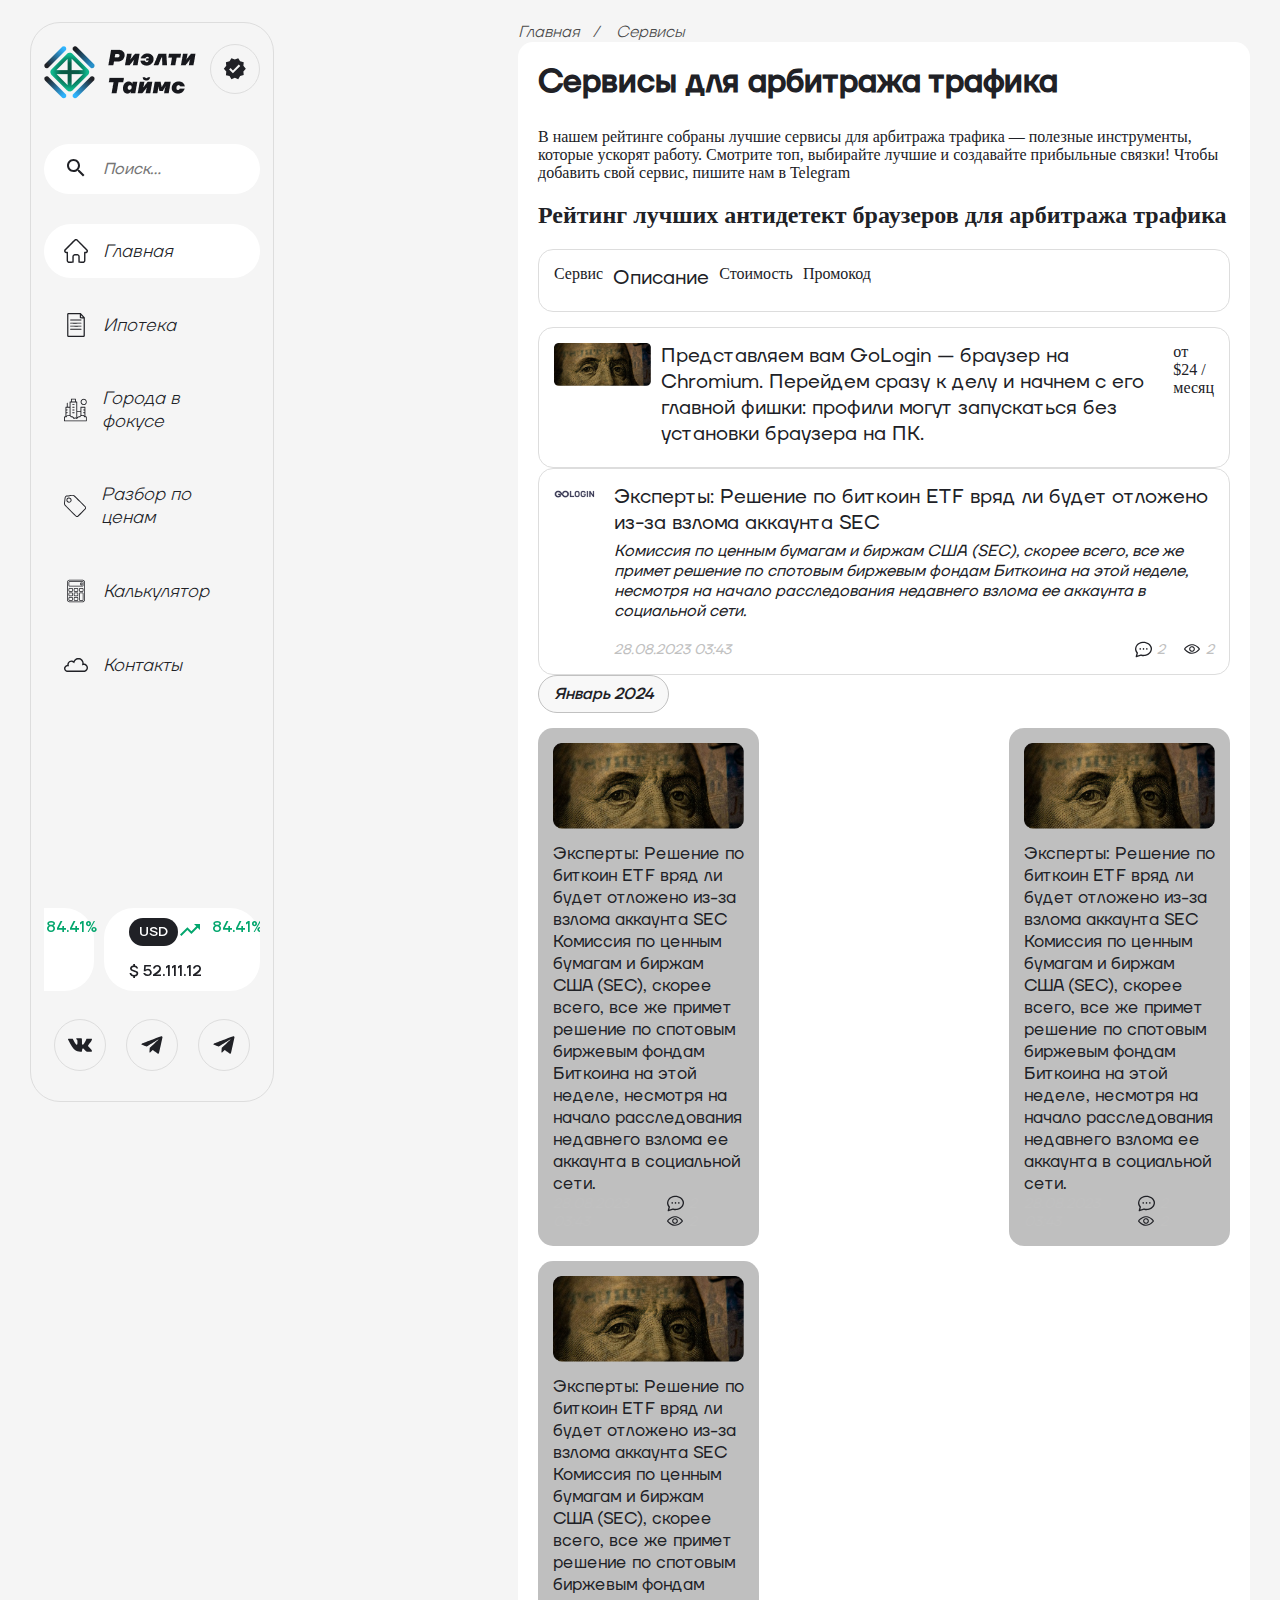
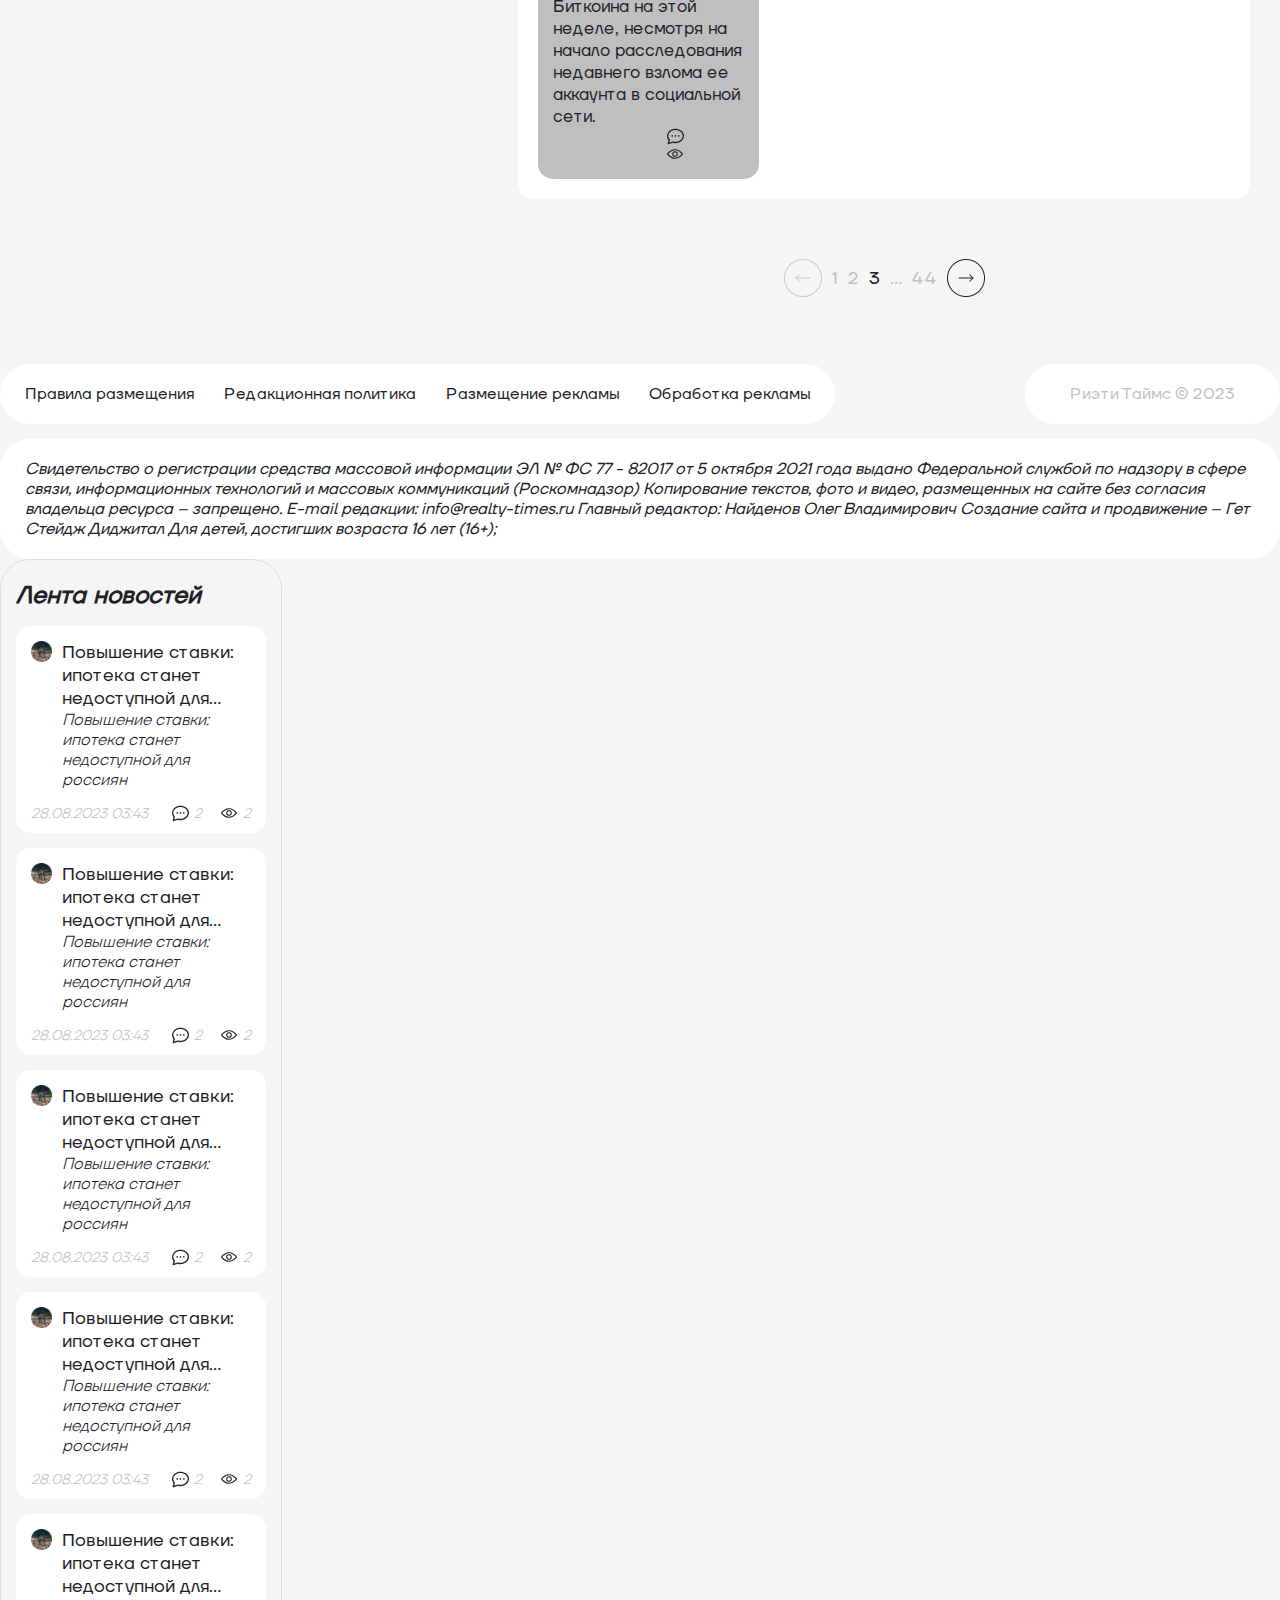
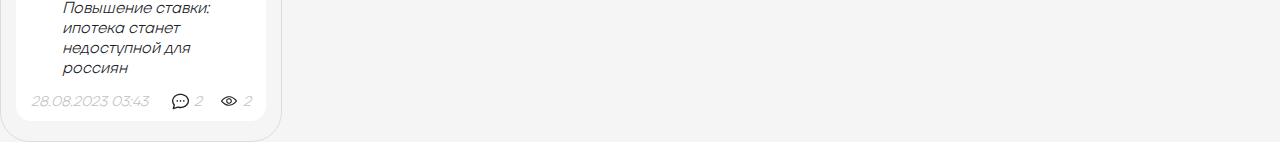
<file: services.html>
<!DOCTYPE html>
<html lang="en">
<head>
    <meta charset="UTF-8">
    <title>Title</title>
    <link rel="stylesheet" href="css/slick-theme.css">
    <link rel="stylesheet" href="css/slick.css">
    <link rel="stylesheet" href="css/style.css">
</head>
<body>
<div class="page df j-spb">
    <aside class="aside__left">
        <div class="logo df j-spb">
            <a href="#"><img src="images/logo.png"></a>
            <div class="status df j-center a-center"><img src="images/icons/Verified.svg"></div>
        </div>
        <form class="search__form pr">
            <input type="text" class="search" placeholder="Поиск...">
            <span class="search__icon pa"></span>
        </form>
        <nav class="navbar">
            <ul class="menu df">
                <li class="menu__item active df"><a class="menu__link" href="#"><svg width="24" height="24" viewBox="0 0 24 24" fill="none" xmlns="http://www.w3.org/2000/svg">
                    <g clip-path="url(#clip0_14_4919)">
                        <path fill-rule="evenodd" clip-rule="evenodd" d="M11.2488 0.106898C11.1064 0.166523 10.8955 0.28132 10.7801 0.361945C10.6646 0.44257 8.28939 2.79354 5.50174 5.5863C0.811473 10.2852 0.422082 10.6872 0.283426 10.9745C-0.438168 12.4693 0.63452 14.1563 2.30664 14.1563H2.62493V17.904C2.62493 20.4411 2.64152 21.7319 2.67635 21.9001C2.70461 22.0367 2.80272 22.3067 2.89432 22.5C3.10643 22.9478 3.59214 23.448 4.02143 23.6608C4.59063 23.943 4.7575 23.9581 7.13327 23.9432C9.2118 23.9301 9.27818 23.9269 9.4038 23.8331C9.47496 23.7799 9.57668 23.6782 9.62983 23.607C9.72461 23.4801 9.72696 23.4171 9.74993 20.3484L9.77336 17.2191L9.91568 16.9885C10.093 16.7011 10.4552 16.4713 10.798 16.4287C10.9305 16.4122 11.5874 16.4057 12.2577 16.4142L13.4765 16.4297L13.7228 16.5662C13.9575 16.6962 14.1091 16.8512 14.2543 17.1094C14.3084 17.2056 14.3245 17.7861 14.3437 20.3521C14.3666 23.4171 14.369 23.4801 14.4638 23.607C14.5169 23.6782 14.6186 23.7799 14.6898 23.8331C14.8154 23.9269 14.8818 23.9301 16.9603 23.9432C19.3361 23.9581 19.503 23.943 20.0722 23.6608C20.5015 23.448 20.9872 22.9478 21.1993 22.5C21.2909 22.3067 21.389 22.0367 21.4173 21.9001C21.4521 21.7319 21.4687 20.4411 21.4687 17.904V14.1563H21.787C22.6684 14.1563 23.4368 13.6862 23.8157 12.9151C23.9748 12.5914 23.9765 12.5813 23.9765 11.9531C23.9765 10.8841 24.5155 11.5189 18.4983 5.50165C12.5153 -0.481336 13.1147 0.0326483 12.095 0.010992C11.5704 -0.000164246 11.4801 0.0100545 11.2488 0.106898ZM11.6952 1.45249C11.4232 1.58749 1.62213 11.4008 1.52514 11.6352C1.42718 11.8721 1.43458 12.0729 1.55013 12.3116C1.72422 12.6712 1.86855 12.7229 2.77399 12.75C3.625 12.7755 3.68538 12.7939 3.91108 13.0962C4.00661 13.2241 4.00802 13.2746 4.03118 17.4761L4.05461 21.7266L4.18455 21.9476C4.25604 22.0692 4.38785 22.2246 4.47743 22.293C4.79393 22.5344 4.86564 22.5426 6.6679 22.5448L8.34368 22.5469V19.9242C8.34368 18.2034 8.36135 17.2161 8.3951 17.0531C8.57716 16.1737 9.28793 15.4132 10.1952 15.127C10.5056 15.0291 10.6058 15.0235 12.0468 15.0235C13.4878 15.0235 13.588 15.0291 13.8984 15.127C14.8057 15.4132 15.5164 16.1737 15.6985 17.0531C15.7323 17.2161 15.7499 18.2034 15.7499 19.9242V22.5469H17.4081C19.201 22.5469 19.2982 22.5355 19.6246 22.2866C19.7096 22.2218 19.8376 22.0692 19.909 21.9476L20.039 21.7266L20.0624 17.4761C20.0856 13.2746 20.087 13.2241 20.1825 13.0961C20.4082 12.7939 20.4686 12.7755 21.3196 12.75C22.2251 12.7229 22.3694 12.6712 22.5435 12.3116C22.659 12.0729 22.6664 11.8721 22.5685 11.6352C22.4693 11.3955 12.6683 1.58491 12.3953 1.45212C12.1533 1.33441 11.933 1.33451 11.6952 1.45249Z" fill="#202126"/>
                    </g>
                    <defs>
                        <clipPath id="clip0_14_4919">
                            <rect width="24" height="24" fill="white"/>
                        </clipPath>
                    </defs>
                </svg>
                    Главная</a></li>
                <li class="menu__item"><a class="menu__link" href="#">
                    <svg width="24" height="24" viewBox="0 0 24 24" fill="none" xmlns="http://www.w3.org/2000/svg">
                        <path fill-rule="evenodd" clip-rule="evenodd" d="M4.14844 0.0579507C3.78722 0.187794 3.43795 0.498951 3.2693 0.841185L3.16406 1.0547V12V22.9453L3.27075 23.1619C3.40528 23.4349 3.68883 23.7177 3.97439 23.8637L4.19531 23.9766H12H19.8047L20.0256 23.8637C20.3112 23.7177 20.5947 23.4349 20.7293 23.1619L20.8359 22.9453L20.8478 13.7344L20.8595 4.52345L18.7853 2.26436L16.7109 0.00531006L10.5 0.00634131C6.17963 0.00709131 4.24627 0.0227944 4.14844 0.0579507ZM4.45313 1.31153C4.39097 1.35081 4.38281 2.58962 4.38281 12C4.38281 21.4104 4.39097 22.6492 4.45313 22.6885C4.54847 22.7488 19.4515 22.7488 19.5469 22.6885C19.6089 22.6493 19.6186 21.6283 19.6293 14.0408L19.6414 5.43751H17.9473C16.3091 5.43751 16.248 5.43428 16.0943 5.33922C15.795 5.15429 15.7969 5.16836 15.7969 3.11954V1.26564L10.1602 1.26634C6.68958 1.26681 4.49644 1.28415 4.45313 1.31153ZM17.0625 3.23439V4.17189H17.9378H18.8132L18.7198 4.06642C18.4066 3.71279 17.0945 2.29689 17.08 2.29689C17.0704 2.29689 17.0625 2.71876 17.0625 3.23439ZM6.31758 6.63559C6.05002 6.78081 6.00717 7.1394 6.23077 7.363L6.36778 7.50001H11.7847H17.2016L17.3474 7.36984C17.4563 7.27253 17.4943 7.19701 17.4978 7.07083C17.5035 6.86964 17.3839 6.6692 17.2211 6.60728C17.1486 6.57976 15.0524 6.56322 11.7743 6.56439C7.16278 6.56603 6.42811 6.57559 6.31758 6.63559ZM6.4372 9.68889C6.24666 9.72597 6.09375 9.93058 6.09375 10.1485C6.09375 10.4049 6.25509 10.5776 6.53147 10.6171C6.63877 10.6324 9.07852 10.6387 11.9531 10.6311C17.7048 10.6158 17.3148 10.6374 17.4623 10.3265C17.5037 10.2392 17.5215 10.126 17.5045 10.0583C17.4633 9.89425 17.2756 9.71997 17.1029 9.68542C16.9429 9.65345 6.60192 9.65678 6.4372 9.68889ZM6.23077 12.8402C5.99058 13.0803 6.07313 13.4815 6.38508 13.5902C6.48483 13.625 8.16202 13.6406 11.7975 13.6406C17.6175 13.6406 17.3305 13.6554 17.4584 13.3494C17.5406 13.1525 17.5053 12.9712 17.3556 12.8214L17.2372 12.7031H11.8025H6.36778L6.23077 12.8402ZM6.23934 15.886C6.12117 15.9964 6.09375 16.0591 6.09375 16.2188C6.09375 16.3784 6.12117 16.4411 6.23934 16.5515L6.38494 16.6875H11.7836C17.7796 16.6875 17.3263 16.7123 17.4665 16.3767C17.5232 16.2409 17.5232 16.1966 17.4665 16.0608C17.3263 15.7252 17.7796 15.75 11.7836 15.75H6.38494L6.23934 15.886Z" fill="#202126"/>
                    </svg>
                    Ипотека</a></li>
                <li class="menu__item"><a class="menu__link" href="#">
                    <svg width="24" height="24" viewBox="0 0 24 24" fill="none" xmlns="http://www.w3.org/2000/svg">
                        <g clip-path="url(#clip0_14_4930)">
                            <path fill-rule="evenodd" clip-rule="evenodd" d="M7.44952 0.137016L7.3125 0.274031V1.68389V3.09375H6.74639C6.18319 3.09375 6.17958 3.09445 6.04327 3.23077L5.90625 3.36778V6.04327V8.71875H4.89844H3.89062V6.74639V4.77403L3.75361 4.63702C3.56067 4.44408 3.28308 4.44408 3.09014 4.63702L2.95312 4.77403V6.74639V8.71875H2.38702C1.82381 8.71875 1.8202 8.71945 1.68389 8.85577L1.54688 8.99278V13.7767V18.5607L1.41797 18.5869C0.750797 18.7223 0.148734 18.9905 0.0562969 19.1933C0.0150469 19.2839 0 19.9058 0 21.5214V23.726L0.137016 23.863L0.274031 24H12.0026H23.7311L23.889 23.8326L24.0469 23.6652V21.4392C24.0469 20.0823 24.0299 19.2237 24.0034 19.2401C23.9795 19.2549 23.9462 19.224 23.9295 19.1714C23.8756 19.0015 23.2167 18.7157 22.582 18.5869L22.4531 18.5607V13.7767V8.99278L22.3161 8.85577L22.1791 8.71875H19.875H17.5709L17.4339 8.85577L17.2969 8.99278V10.9651V12.9375H15.5859H13.875V8.15264V3.36778L13.738 3.23077C13.6017 3.09445 13.5981 3.09375 13.0349 3.09375H12.4688V1.68389V0.274031L12.3317 0.137016L12.1947 0H9.89062H7.58653L7.44952 0.137016ZM20.1562 0.313453C19.4457 0.431156 18.6464 0.899672 18.1866 1.46789C17.7118 2.05477 17.4897 2.63161 17.4508 3.37955C17.38 4.73892 18.0795 5.93175 19.2891 6.51412C21.4727 7.56548 24 5.98209 24 3.5625C24 1.73142 22.5104 0.259406 20.6861 0.287625C20.4591 0.291141 20.2207 0.302766 20.1562 0.313453ZM8.25 2.01562V3.09375H9.89062H11.5312V2.01562V0.9375H9.89062H8.25V2.01562ZM20.2155 1.28972C19.0475 1.54345 18.2371 2.71448 18.4155 3.89062C18.6102 5.17387 19.8292 6.07355 21.0853 5.86097C22.0862 5.69161 22.8697 4.8945 23.022 3.89062C23.2021 2.70295 22.3877 1.53928 21.2002 1.28761C20.815 1.206 20.5987 1.20647 20.2155 1.28972ZM6.84408 10.9102L6.84441 17.7891L7.01217 17.9033C7.10447 17.9662 7.29089 18.1402 7.4265 18.2901C7.66866 18.5577 7.67756 18.5625 7.92637 18.5633C8.8658 18.5663 9.88809 19.1367 10.4579 19.9757L10.6383 20.2415L10.9793 20.1239C11.4219 19.9712 12.2103 19.9258 12.6445 20.0279L12.9375 20.0968V12.064V4.03125H9.89062H6.84375L6.84408 10.9102ZM8.85577 6.04327C8.74833 6.15075 8.71875 6.22228 8.71875 6.375C8.71875 6.52772 8.74833 6.59925 8.85577 6.70673L8.99278 6.84375H9.89062H10.7885L10.9255 6.70673C11.0329 6.59925 11.0625 6.52772 11.0625 6.375C11.0625 6.22228 11.0329 6.15075 10.9255 6.04327L10.7885 5.90625H9.89062H8.99278L8.85577 6.04327ZM8.85577 8.85577C8.74833 8.96325 8.71875 9.03478 8.71875 9.1875C8.71875 9.34022 8.74833 9.41175 8.85577 9.51923L8.99278 9.65625H9.89062H10.7885L10.9255 9.51923C11.0329 9.41175 11.0625 9.34022 11.0625 9.1875C11.0625 9.03478 11.0329 8.96325 10.9255 8.85577L10.7885 8.71875H9.89062H8.99278L8.85577 8.85577ZM2.48438 10.5938V11.5312H3.05048C3.61369 11.5312 3.6173 11.532 3.75361 11.6683C3.94655 11.8612 3.94655 12.1388 3.75361 12.3317C3.6173 12.468 3.61369 12.4688 3.05048 12.4688H2.48438V13.4062V14.3438H3.05048C3.61369 14.3438 3.6173 14.3445 3.75361 14.4808C3.94655 14.6737 3.94655 14.9513 3.75361 15.1442C3.6173 15.2805 3.61369 15.2812 3.05048 15.2812H2.48438V16.7205V18.1597L2.66016 17.9907C3.41798 17.2622 4.68197 16.9759 5.80078 17.2792L5.90625 17.3078V13.482V9.65625H4.19531H2.48438V10.5938ZM18.2344 13.4703V17.2843L18.5273 17.2157C18.9781 17.11 19.7044 17.1561 20.1962 17.3214C20.6191 17.4637 21.0599 17.7216 21.3398 17.9907L21.5156 18.1597V16.7205V15.2812H20.9495C20.3863 15.2812 20.3827 15.2805 20.2464 15.1442C20.139 15.0367 20.1094 14.9652 20.1094 14.8125C20.1094 14.6598 20.139 14.5883 20.2464 14.4808C20.3827 14.3445 20.3863 14.3438 20.9495 14.3438H21.5156V13.4062V12.4688H20.9495C20.3863 12.4688 20.3827 12.468 20.2464 12.3317C20.139 12.2242 20.1094 12.1527 20.1094 12C20.1094 11.8473 20.139 11.7758 20.2464 11.6683C20.3827 11.532 20.3863 11.5312 20.9495 11.5312H21.5156V10.5938V9.65625H19.875H18.2344V13.4703ZM8.85577 11.6683C8.74833 11.7758 8.71875 11.8473 8.71875 12C8.71875 12.1527 8.74833 12.2242 8.85577 12.3317L8.99278 12.4688H9.89062H10.7885L10.9255 12.3317C11.0329 12.2242 11.0625 12.1527 11.0625 12C11.0625 11.8473 11.0329 11.7758 10.9255 11.6683L10.7885 11.5312H9.89062H8.99278L8.85577 11.6683ZM13.875 16.7398V19.6047L14.0526 19.4442C14.6459 18.9083 15.4842 18.5625 16.1904 18.5625H16.4482L16.8726 18.1329L17.2969 17.7033V15.7891V13.875H15.5859H13.875V16.7398ZM8.85577 14.4808C8.74833 14.5883 8.71875 14.6598 8.71875 14.8125C8.71875 14.9652 8.74833 15.0367 8.85577 15.1442L8.99278 15.2812H9.89062H10.7885L10.9255 15.1442C11.0329 15.0367 11.0625 14.9652 11.0625 14.8125C11.0625 14.6598 11.0329 14.5883 10.9255 14.4808L10.7885 14.3438H9.89062H8.99278L8.85577 14.4808ZM4.38281 18.1486C3.81131 18.2568 3.23461 18.6562 2.88112 19.1886C2.78695 19.3305 2.67497 19.4626 2.63227 19.4824C2.58961 19.5021 2.32266 19.5211 2.03906 19.5246C1.69903 19.5287 1.42364 19.5597 1.23047 19.6154L0.9375 19.6999V21.3812V23.0625H12H23.0625V21.3812V19.6999L22.7695 19.616C22.5676 19.5582 22.3309 19.5337 22.0078 19.5371C21.75 19.5399 21.4828 19.5203 21.4141 19.4936C21.3454 19.4669 21.2123 19.3293 21.1184 19.1878C20.7344 18.6095 20.1622 18.238 19.4964 18.1349C18.6188 17.9989 17.7467 18.4026 17.227 19.1854C17.1339 19.3256 17.0051 19.4642 16.9408 19.4935C16.8764 19.5229 16.616 19.5469 16.3621 19.5469C16.0341 19.5469 15.8133 19.5738 15.5992 19.6399C14.9862 19.8292 14.3942 20.341 14.0905 20.944C13.8366 21.4483 13.7105 21.4788 13.0799 21.1883C12.3016 20.8298 11.6279 20.8313 10.9287 21.1932C10.5735 21.377 10.3403 21.4183 10.1707 21.3275C10.1218 21.3014 9.98662 21.0955 9.87014 20.8701C9.40303 19.9656 8.72344 19.5327 7.78125 19.5395C7.53633 19.5413 7.2787 19.5203 7.20872 19.493C7.13873 19.4655 7.01522 19.3399 6.93422 19.2136C6.61162 18.7109 5.98898 18.3065 5.31895 18.1646C4.95352 18.0872 4.72762 18.0833 4.38281 18.1486ZM0.0216563 21.4922C0.0217031 22.7297 0.02775 23.2292 0.0351094 22.6022C0.0425156 21.9752 0.0425156 20.9627 0.0351094 20.3522C0.0277031 19.7417 0.0216563 20.2547 0.0216563 21.4922Z" fill="#202126"/>
                        </g>
                        <defs>
                            <clipPath id="clip0_14_4930">
                                <rect width="24" height="24" fill="white"/>
                            </clipPath>
                        </defs>
                    </svg>
                    Города в фокусе</a></li>
                <li class="menu__item"><a class="menu__link" href="#">
                    <svg width="24" height="24" viewBox="0 0 24 24" fill="none" xmlns="http://www.w3.org/2000/svg">
                        <g clip-path="url(#clip0_14_4935)">
                            <path fill-rule="evenodd" clip-rule="evenodd" d="M5.85932 0.371977C4.22221 0.573867 2.79839 0.754336 2.69526 0.773039C2.59214 0.791742 2.34956 0.881836 2.1562 0.973242C1.44665 1.30859 0.883074 2.04813 0.754589 2.81248C0.726417 2.98005 0.543042 4.45662 0.347105 6.09373C-0.0394266 9.32318 -0.0447234 9.42959 0.144464 10.1519C0.268027 10.6237 0.504183 11.1338 0.768605 11.5003C0.883214 11.6591 3.65226 14.4581 6.92207 17.7203C13.3934 24.1767 13.0217 23.8344 13.6958 23.9577C14.0964 24.031 14.5132 23.9671 14.945 23.7661C15.2387 23.6295 15.5123 23.3661 19.4392 19.4392C23.3661 15.5123 23.6294 15.2388 23.7661 14.945C23.967 14.5132 24.0309 14.0965 23.9577 13.6958C23.8344 13.0217 24.1767 13.3935 17.7203 6.9221C14.4581 3.65229 11.6591 0.883242 11.5003 0.768633C11.1343 0.504539 10.6255 0.268899 10.147 0.141867C9.43181 -0.0479296 9.1356 -0.032039 5.85932 0.371977ZM5.97651 1.38255C4.42964 1.56996 3.04828 1.74682 2.90681 1.77555C2.4082 1.87685 1.89782 2.36918 1.78321 2.85935C1.75607 2.97537 1.5742 4.3992 1.37906 6.02341C0.984417 9.30752 0.975464 9.50191 1.19076 10.12C1.25714 10.3106 1.36687 10.5638 1.4346 10.6825C1.61198 10.9935 13.3665 22.7612 13.6171 22.8788C13.8456 22.9859 14.1927 22.9936 14.4272 22.8968C14.6692 22.7969 22.7536 14.7274 22.8787 14.4609C22.9916 14.2202 22.9917 13.8581 22.8788 13.6172C22.8179 13.4872 20.9593 11.6011 16.8212 7.47007C11.1875 1.84591 10.8338 1.50218 10.5373 1.36324C10.0873 1.1524 9.56662 1.03024 9.14479 1.03652C8.94914 1.03943 7.52339 1.19515 5.97651 1.38255ZM4.82807 2.93224C3.90089 3.13137 3.07846 3.85474 2.76445 4.74734C2.62082 5.15566 2.5867 5.91485 2.69362 6.32412C2.83209 6.85432 3.03717 7.2086 3.44526 7.6226C4.02576 8.21154 4.62426 8.45693 5.46089 8.4491C6.51539 8.43926 7.46015 7.83438 7.91751 6.87631C8.13084 6.4294 8.20307 6.12349 8.20307 5.66707C8.20307 3.89651 6.55528 2.56127 4.82807 2.93224ZM4.87068 3.97948C3.612 4.38218 3.2235 5.98174 4.15748 6.91573C5.2731 8.03135 7.16746 7.24741 7.17112 5.66866C7.17206 5.26249 7.07409 4.95016 6.84576 4.63127C6.40411 4.01454 5.59537 3.74763 4.87068 3.97948Z" fill="#202126"/>
                        </g>
                        <defs>
                            <clipPath id="clip0_14_4935">
                                <rect width="24" height="24" fill="white"/>
                            </clipPath>
                        </defs>
                    </svg>

                    Разбор по ценам</a></li>
                <li class="menu__item"><a class="menu__link" href="#">
                    <svg width="24" height="24" viewBox="0 0 24 24" fill="none" xmlns="http://www.w3.org/2000/svg">
                        <path fill-rule="evenodd" clip-rule="evenodd" d="M5.20312 0.785256C4.91948 0.833771 4.4835 1.00777 4.22203 1.17676C3.69666 1.51632 3.32147 2.00644 3.11077 2.62833C3.02677 2.87635 3.02344 3.23288 3.02344 12.0033V21.1205L3.13181 21.4341C3.40612 22.2281 4.0252 22.8472 4.81922 23.1215L5.13281 23.2299H12C18.5756 23.2299 18.8782 23.2262 19.125 23.1426C19.963 22.8587 20.5875 22.2466 20.8682 21.4341L20.9766 21.1205V12.0033V2.88615L20.8682 2.57255C20.6695 1.99758 20.214 1.41891 19.74 1.13954C19.627 1.07297 19.395 0.964131 19.2244 0.897662L18.9141 0.776771L12.1172 0.770959C8.37891 0.767771 5.26758 0.774193 5.20312 0.785256ZM5.18522 1.55508C4.89375 1.62413 4.4685 1.87463 4.2615 2.09916C4.15627 2.21335 4.00336 2.44772 3.9218 2.6199L3.77344 2.93302V12.0058V21.0785L3.94852 21.4327C4.15936 21.8594 4.43077 22.1251 4.86656 22.3315L5.17969 22.4799H12H18.8203L19.1334 22.3315C19.5692 22.1251 19.8406 21.8594 20.0515 21.4327L20.2266 21.0785V12.0058V2.93302L20.0782 2.6199C19.8718 2.18415 19.606 1.91269 19.1794 1.70185L18.8252 1.52677L12.0962 1.51937C8.13581 1.51501 5.29233 1.52972 5.18522 1.55508ZM5.25 2.3146C5.01994 2.38712 4.62755 2.79343 4.557 3.03221C4.47703 3.30296 4.47703 6.45371 4.557 6.72446C4.63308 6.98194 5.02139 7.37026 5.27887 7.44633C5.55839 7.52893 18.4416 7.52893 18.7211 7.44633C18.9786 7.37026 19.3669 6.98194 19.443 6.72446C19.523 6.45371 19.523 3.30296 19.443 3.03221C19.3669 2.77472 18.9786 2.38641 18.7211 2.31033C18.4578 2.23252 5.49736 2.23665 5.25 2.3146ZM5.36508 3.11841L5.25 3.23344V4.87833V6.52322L5.36508 6.63826L5.48011 6.75333H12H18.5199L18.6349 6.63826L18.75 6.52322V4.87833V3.23344L18.6349 3.11841L18.5199 3.00333H12H5.48011L5.36508 3.11841ZM16.875 3.4396C16.6449 3.51212 16.2525 3.91843 16.182 4.15721C16.1506 4.26333 16.125 4.58785 16.125 4.87833C16.125 5.16882 16.1506 5.49333 16.182 5.59946C16.2581 5.85694 16.6464 6.24526 16.9039 6.32133C17.3434 6.45118 17.6938 6.35963 18.025 6.02837C18.3216 5.73183 18.375 5.55624 18.375 4.87833C18.375 4.20043 18.3216 4.02483 18.025 3.7283C17.6952 3.39849 17.3113 3.30211 16.875 3.4396ZM16.9901 4.24341C16.8817 4.35174 16.875 4.38886 16.875 4.87833C16.875 5.3678 16.8817 5.40493 16.9901 5.51326C17.0626 5.58582 17.1587 5.62833 17.25 5.62833C17.3413 5.62833 17.4374 5.58582 17.5099 5.51326C17.6183 5.40493 17.625 5.3678 17.625 4.87833C17.625 4.38886 17.6183 4.35174 17.5099 4.24341C17.4374 4.17085 17.3413 4.12833 17.25 4.12833C17.1587 4.12833 17.0626 4.17085 16.9901 4.24341ZM5.25 9.0646C5.01994 9.13712 4.62755 9.54343 4.557 9.78221C4.47984 10.0433 4.47984 11.7134 4.557 11.9745C4.63308 12.2319 5.02139 12.6203 5.27887 12.6963C5.5462 12.7753 7.9538 12.7753 8.22113 12.6963C8.47861 12.6203 8.86692 12.2319 8.943 11.9745C9.02016 11.7134 9.02016 10.0433 8.943 9.78221C8.86692 9.52472 8.47861 9.13641 8.22113 9.06033C7.96969 8.98604 5.48794 8.9896 5.25 9.0646ZM10.5 9.0646C10.2699 9.13712 9.87755 9.54343 9.807 9.78221C9.72984 10.0433 9.72984 11.7134 9.807 11.9745C9.88308 12.2319 10.2714 12.6203 10.5289 12.6963C10.7962 12.7753 13.2038 12.7753 13.4711 12.6963C13.5927 12.6604 13.7513 12.552 13.9 12.4034C14.0487 12.2547 14.1571 12.096 14.193 11.9745C14.2702 11.7134 14.2702 10.0433 14.193 9.78221C14.1169 9.52472 13.7286 9.13641 13.4711 9.06033C13.2197 8.98604 10.7379 8.9896 10.5 9.0646ZM15.75 9.0646C15.5199 9.13712 15.1275 9.54343 15.057 9.78221C15.0209 9.90441 15 10.3062 15 10.8783C15 11.4504 15.0209 11.8523 15.057 11.9745C15.1331 12.2319 15.5214 12.6203 15.7789 12.6963C16.0462 12.7753 18.4538 12.7753 18.7211 12.6963C18.8427 12.6604 19.0013 12.552 19.15 12.4034C19.2987 12.2547 19.4071 12.096 19.443 11.9745C19.5202 11.7134 19.5202 10.0433 19.443 9.78221C19.3669 9.52472 18.9786 9.13641 18.7211 9.06033C18.4697 8.98604 15.9879 8.9896 15.75 9.0646ZM5.36508 9.86841C5.25094 9.98251 5.25 9.99071 5.25 10.8783C5.25 11.766 5.25094 11.7742 5.36508 11.8883L5.48011 12.0033H6.75H8.01989L8.13492 11.8883C8.24906 11.7742 8.25 11.766 8.25 10.8783C8.25 9.99071 8.24906 9.98251 8.13492 9.86841L8.01989 9.75333H6.75H5.48011L5.36508 9.86841ZM10.6151 9.86841C10.5009 9.98251 10.5 9.99071 10.5 10.8783C10.5 11.766 10.5009 11.7742 10.6151 11.8883L10.7301 12.0033H12H13.2699L13.3849 11.8883C13.4991 11.7742 13.5 11.766 13.5 10.8783C13.5 9.99071 13.4991 9.98251 13.3849 9.86841L13.2699 9.75333H12H10.7301L10.6151 9.86841ZM15.8651 9.86841C15.7509 9.98251 15.75 9.99071 15.75 10.8783C15.75 11.766 15.7509 11.7742 15.8651 11.8883L15.9801 12.0033H17.25H18.5199L18.6349 11.8883C18.7491 11.7742 18.75 11.766 18.75 10.8783C18.75 9.99071 18.7491 9.98251 18.6349 9.86841L18.5199 9.75333H17.25H15.9801L15.8651 9.86841ZM5.25 13.5646C5.01994 13.6371 4.62755 14.0434 4.557 14.2822C4.47984 14.5433 4.47984 16.2134 4.557 16.4745C4.63308 16.7319 5.02139 17.1203 5.27887 17.1963C5.5462 17.2753 7.9538 17.2753 8.22113 17.1963C8.47861 17.1203 8.86692 16.7319 8.943 16.4745C9.02016 16.2134 9.02016 14.5433 8.943 14.2822C8.86692 14.0247 8.47861 13.6364 8.22113 13.5603C7.96969 13.486 5.48794 13.4896 5.25 13.5646ZM10.5 13.5646C10.2699 13.6371 9.87755 14.0434 9.807 14.2822C9.72984 14.5433 9.72984 16.2134 9.807 16.4745C9.88308 16.7319 10.2714 17.1203 10.5289 17.1963C10.7962 17.2753 13.2038 17.2753 13.4711 17.1963C13.5927 17.1604 13.7513 17.052 13.9 16.9034C14.0487 16.7547 14.1571 16.596 14.193 16.4745C14.2702 16.2134 14.2702 14.5433 14.193 14.2822C14.1169 14.0247 13.7286 13.6364 13.4711 13.5603C13.2197 13.486 10.7379 13.4896 10.5 13.5646ZM15.75 13.5646C15.5199 13.6371 15.1275 14.0434 15.057 14.2822C14.9753 14.5585 14.9753 20.6981 15.057 20.9745C15.1331 21.2319 15.5214 21.6203 15.7789 21.6963C16.0462 21.7753 18.4538 21.7753 18.7211 21.6963C18.9786 21.6203 19.3669 21.2319 19.443 20.9745C19.5247 20.6981 19.5247 14.5585 19.443 14.2822C19.3669 14.0247 18.9786 13.6364 18.7211 13.5603C18.4697 13.486 15.9879 13.4896 15.75 13.5646ZM5.36508 14.3684C5.25094 14.4825 5.25 14.4907 5.25 15.3783C5.25 16.266 5.25094 16.2742 5.36508 16.3883L5.48011 16.5033H6.75H8.01989L8.13492 16.3883C8.24906 16.2742 8.25 16.266 8.25 15.3783C8.25 14.4907 8.24906 14.4825 8.13492 14.3684L8.01989 14.2533H6.75H5.48011L5.36508 14.3684ZM10.6151 14.3684C10.5009 14.4825 10.5 14.4907 10.5 15.3783C10.5 16.266 10.5009 16.2742 10.6151 16.3883L10.7301 16.5033H12H13.2699L13.3849 16.3883C13.4991 16.2742 13.5 16.266 13.5 15.3783C13.5 14.4907 13.4991 14.4825 13.3849 14.3684L13.2699 14.2533H12H10.7301L10.6151 14.3684ZM15.8651 14.3684L15.75 14.4834V17.6283V20.7732L15.8651 20.8883L15.9801 21.0033H17.25H18.5199L18.6349 20.8883L18.75 20.7732V17.6283V14.4834L18.6349 14.3684L18.5199 14.2533H17.25H15.9801L15.8651 14.3684ZM5.25 18.0646C5.01994 18.1371 4.62755 18.5434 4.557 18.7822C4.47984 19.0433 4.47984 20.7134 4.557 20.9745C4.63308 21.2319 5.02139 21.6203 5.27887 21.6963C5.5462 21.7753 7.9538 21.7753 8.22113 21.6963C8.47861 21.6203 8.86692 21.2319 8.943 20.9745C9.02016 20.7134 9.02016 19.0433 8.943 18.7822C8.86692 18.5247 8.47861 18.1364 8.22113 18.0603C7.96969 17.986 5.48794 17.9896 5.25 18.0646ZM10.5 18.0646C10.2699 18.1371 9.87755 18.5434 9.807 18.7822C9.72984 19.0433 9.72984 20.7134 9.807 20.9745C9.88308 21.2319 10.2714 21.6203 10.5289 21.6963C10.7962 21.7753 13.2038 21.7753 13.4711 21.6963C13.5927 21.6604 13.7513 21.552 13.9 21.4034C14.0487 21.2547 14.1571 21.096 14.193 20.9745C14.2702 20.7134 14.2702 19.0433 14.193 18.7822C14.1169 18.5247 13.7286 18.1364 13.4711 18.0603C13.2197 17.986 10.7379 17.9896 10.5 18.0646ZM5.36508 18.8684C5.25094 18.9825 5.25 18.9907 5.25 19.8783C5.25 20.766 5.25094 20.7742 5.36508 20.8883L5.48011 21.0033H6.75H8.01989L8.13492 20.8883C8.24906 20.7742 8.25 20.766 8.25 19.8783C8.25 18.9907 8.24906 18.9825 8.13492 18.8684L8.01989 18.7533H6.75H5.48011L5.36508 18.8684ZM10.6151 18.8684C10.5009 18.9825 10.5 18.9907 10.5 19.8783C10.5 20.766 10.5009 20.7742 10.6151 20.8883L10.7301 21.0033H12H13.2699L13.3849 20.8883C13.4991 20.7742 13.5 20.766 13.5 19.8783C13.5 18.9907 13.4991 18.9825 13.3849 18.8684L13.2699 18.7533H12H10.7301L10.6151 18.8684Z" fill="#202126"/>
                    </svg>
                    Калькулятор</a></li>
                <li class="menu__item"><a class="menu__link" href="#">
                    <svg width="24" height="24" viewBox="0 0 24 24" fill="none" xmlns="http://www.w3.org/2000/svg">
                        <g clip-path="url(#clip0_14_4945)">
                            <path fill-rule="evenodd" clip-rule="evenodd" d="M13.875 4.99506C13.8105 5.00608 13.6102 5.03894 13.4297 5.06805C12.7553 5.17689 11.8165 5.56356 11.2969 5.94658C10.6694 6.40909 10.1138 7.01772 9.74901 7.64233L9.55847 7.96862L9.38179 7.87848C9.09379 7.73158 8.48878 7.55556 8.06672 7.49589C6.47198 7.27047 4.80904 8.07522 3.92076 9.50228C3.76134 9.7584 3.49589 10.409 3.42295 10.7225C3.3915 10.8578 3.35198 11.1623 3.3352 11.3992L3.30469 11.83L2.97656 11.8862C1.60856 12.121 0.491623 13.1533 0.111607 14.534C0.0525918 14.7484 0.028498 15.0057 0.028498 15.4219C0.028498 15.838 0.0525918 16.0953 0.111607 16.3098C0.510045 17.7575 1.68919 18.7932 3.1574 18.9853C3.41864 19.0195 6.20081 19.0308 11.9766 19.0212L20.4141 19.0073L20.7693 18.9061C21.8794 18.5897 22.7306 17.9738 23.3332 17.0507C23.6124 16.6229 23.7879 16.1859 23.9068 15.6218L23.9934 15.211L24.0049 15.4922C24.0154 15.7497 24.018 15.7557 24.0348 15.5638C24.0652 15.2186 23.9629 14.1592 23.8605 13.7578C23.677 13.0394 23.2228 12.2566 22.7024 11.7619C21.9917 11.0863 21.0928 10.6731 20.1808 10.6029L19.7578 10.5703L19.7272 10.1352C19.6651 9.25319 19.4902 8.5937 19.1348 7.90244C18.3822 6.43834 17.0374 5.42172 15.4143 5.08994C15.0548 5.01648 14.0956 4.95733 13.875 4.99506ZM13.6736 6.44626C12.4087 6.68608 11.2968 7.55083 10.7757 8.70011C10.6704 8.93228 10.2656 10.2016 10.2656 10.2996C10.2656 10.3232 10.0911 10.1768 9.54028 9.69076C8.94473 9.16525 8.41326 8.92886 7.7069 8.87528C6.38278 8.77487 5.10178 9.72348 4.80609 11.0234C4.68656 11.549 4.71197 12 4.90331 12.75C4.99626 13.1141 5.06315 13.4213 5.05195 13.4324C5.04079 13.4436 4.80126 13.4087 4.51973 13.355C3.35283 13.1321 2.66278 13.2792 2.06353 13.8784C1.63814 14.3038 1.43001 14.8109 1.43001 15.4219C1.43001 16.3971 2.004 17.181 2.96278 17.5151C3.20048 17.5979 3.5708 17.6016 11.7422 17.6016H20.2734L20.6739 17.4581C21.4098 17.1946 21.9611 16.7154 22.2869 16.0561C22.997 14.6189 22.383 12.8897 20.9297 12.2342C20.2618 11.933 19.6735 11.9132 18.6799 12.1587C18.3191 12.2479 18.0163 12.3132 18.007 12.3039C17.9977 12.2946 18.0579 11.9852 18.1408 11.6162C18.3868 10.5212 18.3797 9.86561 18.1136 9.08312C17.6842 7.82092 16.6291 6.83917 15.3516 6.51315C14.8529 6.38589 14.1416 6.35753 13.6736 6.44626ZM0.0163574 15.4219C0.0163574 15.641 0.0244668 15.7307 0.0343105 15.6211C0.0442012 15.5116 0.0442012 15.3322 0.0343105 15.2227C0.0244668 15.1131 0.0163574 15.2027 0.0163574 15.4219Z" fill="#202126"/>
                        </g>
                        <defs>
                            <clipPath id="clip0_14_4945">
                                <rect width="24" height="24" fill="white"/>
                            </clipPath>
                        </defs>
                    </svg>

                    Контакты</a></li>
            </ul>
        </nav>
        <div class="rate__slider a-center df j-center">
            <div class="rate__item">
                <div class="rate__info df j-spb">
                    <div class="rate__name">USD</div>
                    <div class="rate__action"><span class="rate__up"><svg width="24" height="24" viewBox="0 0 24 24" fill="none" xmlns="http://www.w3.org/2000/svg">
<g clip-path="url(#clip0_14_5083)">
<path d="M16 6L18.29 8.29L13.41 13.17L9.41 9.17L2 16.59L3.41 18L9.41 12L13.41 16L19.71 9.71L22 12V6H16Z" fill="#202126"/>
</g>
<defs>
<clipPath id="clip0_14_5083">
<rect width="24" height="24" fill="white"/>
</clipPath>
</defs>
</svg>
</span>84.41%</div>
                </div>
                <div class="rate__value">$
                    52.111.12
                </div>
            </div>
            <div class="rate__item">
                <div class="rate__info df j-spb">
                    <div class="rate__name">USD</div>
                    <div class="rate__action"><span class="rate__up"><svg width="24" height="24" viewBox="0 0 24 24" fill="none" xmlns="http://www.w3.org/2000/svg">
<g clip-path="url(#clip0_14_5083)">
<path d="M16 6L18.29 8.29L13.41 13.17L9.41 9.17L2 16.59L3.41 18L9.41 12L13.41 16L19.71 9.71L22 12V6H16Z" fill="#202126"/>
</g>
<defs>
<clipPath id="clip0_14_5083">
<rect width="24" height="24" fill="white"/>
</clipPath>
</defs>
</svg>
</span>84.41%</div>
                </div>
                <div class="rate__value">$
                    52.111.12
                </div>
            </div>
            <div class="rate__item">
                <div class="rate__info df j-spb">
                    <div class="rate__name">USD</div>
                    <div class="rate__action"><span class="rate__up"><svg width="24" height="24" viewBox="0 0 24 24" fill="none" xmlns="http://www.w3.org/2000/svg">
<g clip-path="url(#clip0_14_5083)">
<path d="M16 6L18.29 8.29L13.41 13.17L9.41 9.17L2 16.59L3.41 18L9.41 12L13.41 16L19.71 9.71L22 12V6H16Z" fill="#202126"/>
</g>
<defs>
<clipPath id="clip0_14_5083">
<rect width="24" height="24" fill="white"/>
</clipPath>
</defs>
</svg>
</span>84.41%</div>
                </div>
                <div class="rate__value">$
                    52.111.12
                </div>
            </div>

        </div>
        <ul class="social__links df a-center j-center">
            <li class="social__item"> <a href="" class="social__icon  df a-center j-center"><svg width="24" height="24" viewBox="0 0 24 24" fill="none" xmlns="http://www.w3.org/2000/svg">
                <g clip-path="url(#clip0_14_5038)">
                    <path fill-rule="evenodd" clip-rule="evenodd" d="M8.80352 5.26871C8.68249 5.30128 8.54538 5.35674 8.49883 5.39199C8.30036 5.54218 8.09692 5.75086 8.03641 5.86636C7.95667 6.01857 7.99656 6.06066 8.29671 6.14096C8.76316 6.26569 9.06349 6.51225 9.23303 6.90966C9.39986 7.30055 9.48447 8.2943 9.451 9.46875C9.41116 10.8662 9.29224 11.4423 8.99135 11.6955C8.82846 11.8326 8.68113 11.8427 8.44469 11.7332C7.78797 11.4291 6.307 9.16599 5.4137 7.10157C4.9555 6.04266 4.79547 5.82352 4.40313 5.71786C4.27361 5.68299 3.59121 5.67094 2.30486 5.68074C0.197643 5.69686 0.171018 5.70057 0.0482051 5.997C-0.0422637 6.21549 0.0172207 6.41466 0.45508 7.35938C2.71624 12.2379 4.91538 15.5157 6.95435 17.0467C8.55892 18.2514 10.1502 18.7642 12.3048 18.7707C13.8344 18.7754 13.9405 18.6935 14.0618 17.4141C14.1729 16.2431 14.5238 15.6068 15.0564 15.6104C15.3847 15.6126 15.6063 15.7716 16.3126 16.512C17.8464 18.1198 18.0422 18.3006 18.4719 18.5063C18.7249 18.6275 18.9887 18.7139 19.2044 18.7463C19.6316 18.8104 23.2127 18.8145 23.4337 18.7511C23.7642 18.6563 23.9567 18.3681 23.9624 17.9593C23.9713 17.3315 23.3803 16.5284 21.6293 14.7891C20.9285 14.093 20.2957 13.4317 20.223 13.3195C20.0328 13.0262 20.0375 12.7282 20.2384 12.3274C20.3222 12.1602 20.888 11.359 21.4958 10.5469C22.7587 8.85933 23.292 8.07891 23.5949 7.47478C23.817 7.03172 24.0509 6.312 24.0415 6.10022C24.0376 6.01097 24.0298 6.00099 24.0136 6.06432C23.9932 6.14368 23.9857 6.14143 23.9357 6.04111C23.9053 5.98003 23.786 5.87728 23.6707 5.81269L23.461 5.69532H21.1407C19.009 5.69532 18.8081 5.70207 18.6685 5.77833C18.4649 5.88961 18.4218 5.96316 18.0264 6.87666C17.4222 8.27241 16.8746 9.29344 16.2336 10.2197C15.8256 10.8091 15.19 11.5494 14.9842 11.675C14.6113 11.9023 14.2544 11.6789 14.0476 11.0887C14.0155 10.9974 13.9878 10.0335 13.9713 8.4375C13.9462 6.0083 13.9423 5.92294 13.8459 5.71444C13.7403 5.48607 13.5778 5.34553 13.3173 5.25718C13.0834 5.17782 9.10333 5.18799 8.80352 5.26871ZM0.0109863 6.1875C0.0109863 6.27774 0.0206426 6.31468 0.0324082 6.26953C0.0442207 6.22439 0.0442207 6.15061 0.0324082 6.10547C0.0206426 6.06033 0.0109863 6.09727 0.0109863 6.1875Z" fill="#202126"/>
                </g>
                <defs>
                    <clipPath id="clip0_14_5038">
                        <rect width="24" height="24" fill="white"/>
                    </clipPath>
                </defs>
            </svg>
            </a></li>
            <li class="social__item"> <a href="" class="social__icon  df a-center j-center">
                <svg width="24" height="24" viewBox="0 0 24 24" fill="none" xmlns="http://www.w3.org/2000/svg">
                    <path fill-rule="evenodd" clip-rule="evenodd" d="M21.0468 3.26747C20.0714 3.62377 1.94916 10.5803 1.85161 10.6359C1.41567 10.8844 1.38577 11.5189 1.79723 11.7886C1.91522 11.8659 6.67027 13.5 6.77723 13.5C6.81023 13.5 9.39633 11.935 12.5241 10.0223C15.6518 8.10962 18.2658 6.53616 18.333 6.5258C18.5468 6.49285 18.5395 6.63722 18.316 6.86579C18.2066 6.97772 16.2398 8.79465 13.9452 10.9034C11.3867 13.2548 9.76847 14.7747 9.76069 14.8336C9.75375 14.8865 9.67645 15.9106 9.58898 17.1094C9.41714 19.4644 9.41677 19.4515 9.66469 19.5905C9.75708 19.6423 9.82209 19.649 9.90989 19.6156C9.97561 19.5907 10.6412 18.9729 11.3889 18.2429C12.2934 17.3596 12.7683 16.9272 12.8078 16.9508C12.8404 16.9702 13.9452 17.8028 15.2629 18.801C16.5805 19.7991 17.7283 20.6518 17.8133 20.6958C17.9243 20.7532 18.0443 20.7703 18.2376 20.7563C18.5834 20.7313 18.8568 20.5587 18.9864 20.2836C19.1031 20.0359 22.4999 4.61119 22.4999 4.32891C22.4999 3.73458 21.9802 3.22951 21.3774 3.23808C21.2342 3.2401 21.0855 3.25332 21.0468 3.26747Z" fill="#202126"/>
                </svg>

            </a></li>
            <li class="social__item"> <a href="" class="social__icon df a-center j-center">
                <svg width="24" height="24" viewBox="0 0 24 24" fill="none" xmlns="http://www.w3.org/2000/svg">
                    <path fill-rule="evenodd" clip-rule="evenodd" d="M21.0468 3.26747C20.0714 3.62377 1.94916 10.5803 1.85161 10.6359C1.41567 10.8844 1.38577 11.5189 1.79723 11.7886C1.91522 11.8659 6.67027 13.5 6.77723 13.5C6.81023 13.5 9.39633 11.935 12.5241 10.0223C15.6518 8.10962 18.2658 6.53616 18.333 6.5258C18.5468 6.49285 18.5395 6.63722 18.316 6.86579C18.2066 6.97772 16.2398 8.79465 13.9452 10.9034C11.3867 13.2548 9.76847 14.7747 9.76069 14.8336C9.75375 14.8865 9.67645 15.9106 9.58898 17.1094C9.41714 19.4644 9.41677 19.4515 9.66469 19.5905C9.75708 19.6423 9.82209 19.649 9.90989 19.6156C9.97561 19.5907 10.6412 18.9729 11.3889 18.2429C12.2934 17.3596 12.7683 16.9272 12.8078 16.9508C12.8404 16.9702 13.9452 17.8028 15.2629 18.801C16.5805 19.7991 17.7283 20.6518 17.8133 20.6958C17.9243 20.7532 18.0443 20.7703 18.2376 20.7563C18.5834 20.7313 18.8568 20.5587 18.9864 20.2836C19.1031 20.0359 22.4999 4.61119 22.4999 4.32891C22.4999 3.73458 21.9802 3.22951 21.3774 3.23808C21.2342 3.2401 21.0855 3.25332 21.0468 3.26747Z" fill="#202126"/>
                </svg>

            </a></li>
        </ul>
    </aside>
    <main>
        <div class="breadcrumbs">
            <ul class="breadcrumbs__list df">
                <li class="breadcrumbs__item df pr"><a href="">Главная</a></li>
                <li class="breadcrumbs__item df">Сервисы</li>
            </ul>
        </div>

        <div class="catalog__page service__page">
            <h1 class="catalog__title">Сервисы для арбитража трафика</h1>
            <p>В нашем рейтинге собраны лучшие сервисы для арбитража трафика — полезные инструменты, которые ускорят работу. Смотрите топ, выбирайте лучшие и создавайте прибыльные связки!
                Чтобы добавить свой сервис, пишите нам в Telegram</p>
            <h2>Рейтинг лучших антидетект браузеров для арбитража трафика</h2>
            <div class="catalog__list">
                <div class="posts df j-spb">
                    <div class="post__item df service__titles">
                        <div class="post__image">Сервис</div>

                            <div class="post__title">Описание</div>
                            <div class="post__price">Стоимость</div>
                            <div class="post__promo ">Промокод
                            </div>

                    </div>
                    <div class="post__item df">
                        <div class="post__image"><img src="images/post.png"></div>
                            <div class="post__title">Представляем вам GoLogin — браузер на Chromium. Перейдем сразу к делу и начнем с его главной фишки: профили могут запускаться без установки браузера на ПК.</div>
                            <div class="post__price">от $24 / месяц</div>


                        </div>
                    </div>
                    <div class="post__item df">
                        <div class="post__image"><img src="images/gologin.png"></div>
                        <div class="post__info">
                            <div class="post__title">Эксперты: Решение по биткоин ETF вряд ли будет отложено из-за взлома аккаунта SEC</div>
                            <div class="post__desc">Комиссия по ценным бумагам и биржам США (SEC), скорее всего, все же примет решение по спотовым биржевым фондам Биткоина на этой неделе, несмотря на начало расследования недавнего взлома ее аккаунта в социальной сети.</div>
                            <div class="post__action df j-spb">
                                <div class="post__date">28.08.2023 03:43</div>
                                <div class="post__comments">
                                    <span class="comments__icon">2</span>
                                    <span class="seen__icon">2</span>
                                </div>
                            </div>
                        </div>
                    </div>
                </div>
                <div class="page__tag afisha__tag"> Январь 2024</div>
                <div class="posts df j-spb">
                    <div class="post__item df">
                        <div class="post__image"><img src="images/post.png"></div>
                        <div class="post__info">
                            <div class="post__title">Эксперты: Решение по биткоин ETF вряд ли будет отложено из-за взлома аккаунта SEC</div>
                            <div class="post__desc">Комиссия по ценным бумагам и биржам США (SEC), скорее всего, все же примет решение по спотовым биржевым фондам Биткоина на этой неделе, несмотря на начало расследования недавнего взлома ее аккаунта в социальной сети.</div>
                            <div class="post__action df j-spb">
                                <div class="post__date">28.08.2023 03:43</div>
                                <div class="post__comments">
                                    <span class="comments__icon">2</span>
                                    <span class="seen__icon">2</span>
                                </div>
                            </div>
                        </div>
                    </div>
                    <div class="post__item df">
                        <div class="post__image"><img src="images/post.png"></div>
                        <div class="post__info">
                            <div class="post__title">Эксперты: Решение по биткоин ETF вряд ли будет отложено из-за взлома аккаунта SEC</div>
                            <div class="post__desc">Комиссия по ценным бумагам и биржам США (SEC), скорее всего, все же примет решение по спотовым биржевым фондам Биткоина на этой неделе, несмотря на начало расследования недавнего взлома ее аккаунта в социальной сети.</div>
                            <div class="post__action df j-spb">
                                <div class="post__date">28.08.2023 03:43</div>
                                <div class="post__comments">
                                    <span class="comments__icon">2</span>
                                    <span class="seen__icon">2</span>
                                </div>
                            </div>
                        </div>
                    </div>
                    <div class="post__item df">
                        <div class="post__image"><img src="images/post.png"></div>
                        <div class="post__info">
                            <div class="post__title">Эксперты: Решение по биткоин ETF вряд ли будет отложено из-за взлома аккаунта SEC</div>
                            <div class="post__desc">Комиссия по ценным бумагам и биржам США (SEC), скорее всего, все же примет решение по спотовым биржевым фондам Биткоина на этой неделе, несмотря на начало расследования недавнего взлома ее аккаунта в социальной сети.</div>
                            <div class="post__action df j-spb">
                                <div class="post__date">28.08.2023 03:43</div>
                                <div class="post__comments">
                                    <span class="comments__icon">2</span>
                                    <span class="seen__icon">2</span>
                                </div>
                            </div>
                        </div>
                    </div>

                </div>
            </div>
            <div class="pagination">
                <ul class="pagination__list df a-center j-center">

                    <li class="pagination__item pagination__prev disabled"><a href=""><img src="images/next.png"></a> </li>
                    <li class="pagination__item"><a href="">1</a></li>
                    <li class="pagination__item"><a href="">2</a></li></li>
                    <li class="pagination__item">3</li></li>
                    <li class="pagination__item"><a href="">...</a></li></li>
                    <li class="pagination__item"><a href="">44</a></li></li>
                    <li class="pagination__item pagination__next"><a href=""><img src="images/next.png"></a></li>
                </ul>
            </div>
        </div>



        <div class="footer__menu df j-spb">
            <ul class="footer__menu-list df">
                <li class="footer__item"><a href="">Правила размещения</a></li>
                <li class="footer__item"><a href="">Редакционная политика</a></li>
                <li class="footer__item"><a href="">Размещение рекламы</a></li>
                <li class="footer__item"><a href="">Обработка рекламы</a></li>
            </ul>
            <div class="copyright">
                Риэти Таймс © 2023
            </div>
        </div>
        <div class="footer__info">
            Свидетельство о регистрации средства массовой информации ЭЛ № ФС 77 - 82017 от 5 октября 2021 года выдано Федеральной службой по надзору в сфере связи, информационных технологий и массовых коммуникаций (Роскомнадзор) Копирование текстов, фото и видео, размещенных на сайте без согласия владельца ресурса – запрещено. E-mail редакции: info@realty-times.ru Главный редактор: Найденов Олег Владимирович Создание сайта и продвижение – Гет Стейдж Диджитал Для детей, достигших возраста 16 лет (16+);
        </div>
    </main>
    <aside class="aside__right">
        <h2>Лента новостей</h2>
        <div class="news__feed">
            <div class="news__item">
                <div class="news__info df j-spb">
                    <div class="news__image"><img src="images/news.png"></div>
                    <div class="news__text">
                        <div class="news__title">Повышение ставки: ипотека станет недоступной для...</div>
                        <div class="news__desc">Повышение ставки: ипотека станет недоступной для россиян</div>
                    </div>
                </div>
                <div class="news__action df j-spb">
                    <div class="news__date">28.08.2023 03:43</div>
                    <div class="news__comments">
                        <span class="comments__icon">2</span>
                        <span class="seen__icon">2</span>
                    </div>
                </div>
            </div>
            <div class="news__item">
                <div class="news__info df j-spb">
                    <div class="news__image"><img src="images/news.png"></div>
                    <div class="news__text">
                        <div class="news__title">Повышение ставки: ипотека станет недоступной для...</div>
                        <div class="news__desc">Повышение ставки: ипотека станет недоступной для россиян</div>
                    </div>
                </div>
                <div class="news__action df j-spb">
                    <div class="news__date">28.08.2023 03:43</div>
                    <div class="news__comments">
                        <span class="comments__icon">2</span>
                        <span class="seen__icon">2</span>
                    </div>
                </div>
            </div>
            <div class="news__item">

                <div class="news__info df j-spb">
                    <div class="news__image"><img src="images/news.png"></div>
                    <div class="news__text">
                        <div class="news__title">Повышение ставки: ипотека станет недоступной для...</div>
                        <div class="news__desc">Повышение ставки: ипотека станет недоступной для россиян</div>
                    </div>
                </div>
                <div class="news__action df j-spb">
                    <div class="news__date">28.08.2023 03:43</div>
                    <div class="news__comments">
                        <span class="comments__icon">2</span>
                        <span class="seen__icon">2</span>
                    </div>
                </div>
            </div>
            <div class="news__item">

                <div class="news__info df j-spb">
                    <div class="news__image"><img src="images/news.png"></div>
                    <div class="news__text">
                        <div class="news__title">Повышение ставки: ипотека станет недоступной для...</div>
                        <div class="news__desc">Повышение ставки: ипотека станет недоступной для россиян</div>
                    </div>
                </div>
                <div class="news__action df j-spb">
                    <div class="news__date">28.08.2023 03:43</div>
                    <div class="news__comments">
                        <span class="comments__icon">2</span>
                        <span class="seen__icon">2</span>
                    </div>
                </div>
            </div>
            <div class="news__item">

                <div class="news__info df j-spb">
                    <div class="news__image"><img src="images/news.png"></div>
                    <div class="news__text">
                        <div class="news__title">Повышение ставки: ипотека станет недоступной для...</div>
                        <div class="news__desc">Повышение ставки: ипотека станет недоступной для россиян</div>
                    </div>
                </div>
                <div class="news__action df j-spb">
                    <div class="news__date">28.08.2023 03:43</div>
                    <div class="news__comments">
                        <span class="comments__icon">2</span>
                        <span class="seen__icon">2</span>
                    </div>
                </div>
            </div>
        </div>
    </aside>
</div>
<script src="js/jquery-3.7.1.min.js"></script>
<script src="js/slick.min.js"></script>
<script src="js/main.js"></script>
</body>
</html>
</file>
<file: css/style.css>
body{
    background: #F5F5F5;
    margin: 0;
    padding: 0;
    color: #202126;

}
div, p, h1,h2,h3,h4,h5{
    box-sizing: border-box;
}
ul{
    margin: 0;
    padding: 0;
}
img{
    max-width: 100%;
}
@font-face {
    font-family: "TTFirsNeue-Light";
    src: url("../fonts/TTFirsNeue-Light.woff") format("woff");
}
@font-face {
    font-family: "TTFirsNeue-Medium";
    src: url("../fonts/TTFirsNeue-Medium.woff") format("woff");
}
@font-face {
    font-family: "TTFirsNeue-Regular";
    src: url("../fonts/TTFirsNeue-Regular.woff") format("woff");
}


.df{
    display: flex;
}
.j-spb{
    justify-content: space-between;
}
.a-center{
    align-items: center;
}
.j-center{
    justify-content: center;
}
.pr{
    position: relative;
}
.pa{
    position: absolute;
}
.dn{
    display: none;
}
.page{
    padding: 22px 30px;
    align-items: self-start;
    gap: 13px;
}
.aside__left{
    width: 20%;
    padding: 21px 13px 30px;
    border: 1px solid #DDDDDD;
    border-radius: 30px;
    box-sizing: border-box;
}
.status{
    width: 50px;
    height: 50px;
    border-radius: 50px;
    border: 1px solid #DDDDDD;
}
.search__form{
    margin-top: 39px;
}
.search{
    width: 100%;
    background: #fff;
    border-radius: 50px;
    box-sizing: border-box;
    border: none;
    box-shadow: none;
    padding: 15px 20px 15px 59px;
    font-style: italic;
    font-family: "TTFirsNeue-Regular";
    font-size: 16px;
}
.search__icon{
    background: url('../images/icons/Search.svg');
    width: 24px;
    height: 24px;
    top: 12px;
    left: 20px;
}
.menu{
    margin-top: 30px;
    list-style: none;
    flex-direction: column;
    gap: 20px;
    padding: 0;
}
.menu__item{
    padding: 15px 20px;
    gap: 15px;
    align-items: center;
}
.menu__link{
    text-decoration: none;
    color: #202126;
    font-size: 18px;
    font-style: italic;
    font-family: "TTFirsNeue-Light";
    gap: 15px;
    align-items: center;
    display: flex;
}
.menu__item:hover{
    cursor: pointer;
    background: #fff;
    border-radius: 50px;
}
.menu__item.active{
    background: #fff;
    border-radius: 50px;
}

.rate__slider{
    margin-top: 216px;
    font-family: "TTFirsNeue-Medium";

}

.rate__item{
    width: 227px;
    background: #fff;
    padding: 10px 15px;
    border-radius: 30px;
    box-sizing: border-box;
}

.rate__name{
    background: #202126;
    color: #fff;
    padding: 5px 10px;
    font-size: 14px;
    margin-bottom: 15px;
    border-radius: 50px;
    font-family: "TTFirsNeue-Medium";
}

.rate__action{
    color: #03A66D;
    font-size: 15px;
    font-family: "TTFirsNeue-Medium";
    display: flex;
    gap: 10px;
}
.rate__up svg path{
 fill: #03A66D;
}

.rate__value{
    color: #202126;
    font-family: "TTFirsNeue-Medium";
    font-size: 16px;
    padding: 0 10px;
}

.rate__info{
    padding: 0 10px;
    box-sizing: border-box;
}
.social__links{
    list-style: none;
    gap: 20px;
    margin-top: 28px;
}
.social__item{
    width: 50px;
    height: 50px;
    border-radius: 100%;
    border: 1px solid #DDDDDD;
}

.social__icon{
    width: 100%;
    height: 100%;
}

.aside__right{
    width: 22%;
    padding: 20px 15px;
    border: 1px solid #DDDDDD;
    border-radius: 30px;
    box-sizing: border-box;
}

main{
    width: 60%;
}

.tabs__list{
    gap: 20px;
}

.tabs__item{
    height: 50px;
    padding: 0 25px 0 60px ;
    background: #fff;
    border-radius: 50px;
    display: flex;
    align-items: center;
    font-size: 16px;
    font-family: "TTFirsNeue-Regular";
    font-style: italic;
    line-height:20px;
}
.tabs__item:before{
    content: '';
    position: absolute;
    left: 0;
    width: 50px;
    height: 50px;
    display: flex;
}
.tabs__item.service:before{
    background: url('../images/service.png') no-repeat left center;
}
.tabs__item.afisha:before{
    background: url('../images/afisha.png') no-repeat left center;
}
.features{
    color: #fff;
    padding: 25px;
    margin-top: 30px;
    border-radius: 30px;
    background: url('../images/focusbg.jpg');
    background-size: cover;
}
.features h2{
    font-family: "TTFirsNeue-Regular";
    font-size: 32px;
    margin-bottom: 25px;
    margin-top: 0;
}

.page__title {
    font-family: "TTFirsNeue-Regular";
    font-size: 32px;
    margin-bottom: 25px;
    margin-top: 0;
}
.posts{
    flex-wrap: wrap;
    justify-content: space-between;
    gap: 15px;

}
.post__item{
    display: flex;
    flex-direction: column;
    padding: 15px;
    border-radius: 15px;
    gap: 10px;
    background: rgba(0,0,0,0.25);
    align-items: flex-start;
    justify-content: left;
    width: 32%;
    box-sizing: border-box;
}
.post__tag{
    font-size: 16px;
    font-family: "TTFirsNeue-Regular";
    font-style: italic;
    padding: 8px 15px;
    border: 1px solid rgba(255,255,255,0.4);
    border-radius: 50px;

}
.post__info{
    font-size: 17px;
    font-family: "TTFirsNeue-Regular";

}
.banner{
    margin-top: 30px;
    margin-bottom: 30px;
}

.post__action{
    width: 100%;
    color: #C1C1C1 ;
    font-family: "TTFirsNeue-Regular";
    font-style: italic;
    font-size: 14px;
}
.comments__icon{
    margin-right: 15px;
}

.mortgage{
    padding: 25px;
    background: #fff;
    border-radius: 30px;
    margin-bottom: 15px;
}
.marketing{
    padding: 25px;
    background: #fff;
    border-radius: 30px;
    margin-bottom: 15px;
}

.marketing .post__item, .mortgage .post__item, .interview .post__item, .prices .post__item, .subjects .post__item{
    border: 1px solid #DDDDDD;
    background: transparent;
}
.interview{
    padding: 25px;
    background: #fff;
    border-radius: 30px;
    margin-bottom: 15px;
}
.prices{
    padding: 25px;
    background: #fff;
    border-radius: 30px;
    margin-bottom: 15px;
}
.subjects{
    padding: 25px;
    background: #fff;
    border-radius: 30px;
    margin-bottom: 15px;
}
.cities{
    margin-bottom: 30px;
    margin-top: 30px;
    padding: 25px;
    background: url("../images/focusbg.jpg ") no-repeat;
    background-size: cover;
    border-radius: 30px;
    box-sizing: border-box;

}
.cities .page__title{
    color: #fff;
    text-align: center;
    font-family: "TTFirsNeue-Regular";
    font-style: italic;
    font-size: 32px;
}
.cities__item{
    padding: 40px 0;
    background: #fff;
    border-radius: 50px;
    font-size: 18px;
    font-family: "TTFirsNeue-Regular";
    width: 25%;
    text-align: center;
    position: relative;
    overflow: hidden;
}
.cities__item.active{
    background: #202126;
    color: #fff;
}

.kr:after{
    content: '';
    background: url('../images/krasnadar.png') no-repeat;
    width: 84px;
    height: 74px;
    position: absolute;
    right: 0;
    bottom: 0;
}
.sch:after{
    content: '';
    background: url('../images/sochi.png') no-repeat;
    width: 111px;
    height: 86px;
    position: absolute;
    right: 0;
    bottom: 0;
}
.ms:after{
    content: '';
    background: url('../images/moscow.png') no-repeat;
    width: 73px;
    height: 68px;
    position: absolute;
    right: 0;
    bottom: 0;
}
.sp:after{
    content: '';
    background: url('../images/sp.png') no-repeat;
    width: 72px;
    height: 68px;
    position: absolute;
    right: 0;
    bottom: 0;
}
.cities__list {
    gap: 30px;
    list-style: none;
}
.real__estate{
    margin-bottom: 30px;
    margin-top: 30px;
    padding: 25px;
    background: #EEEEEE;
    border-radius: 30px;
    box-sizing: border-box;

}

.real__estate .page__title{
    text-align: center;
}
.tr:after{
    content: '';
    background: url('../images/tr.png') no-repeat;
    width: 72px;
    height: 68px;
    position: absolute;
    right: 0;
    bottom: 0;
}
.oae:after{
    content: '';
    background: url('../images/oae.png') no-repeat;
    width: 111px;
    height: 69px;
    position: absolute;
    right: 0;
    bottom: 0;
}
.tl:after{
    content: '';
    background: url('../images/tl.png') no-repeat;
    width: 72px;
    height: 68px;
    position: absolute;
    right: 0;
    bottom: 0;
}
.bali:after{
    content: '';
    background: url('../images/bali.png') no-repeat;
    width: 72px;
    height: 68px;
    position: absolute;
    right: 0;
    bottom: 0;
}

.cities__item-icon{
    background: url("../images/icons/main.svg");
    width: 24px;
    height: 24px;
    display: flex;
    align-items: center;
    margin: 0 auto 5px;
}
.marketing__list .tabs__item:first-child:after{
    content: '';
    background: url('../images/prie.png');
    position: absolute;
    width: 196px;
    height: 139px;
    right: 0;
    bottom: 0;
}
.marketing__list .tabs__item:last-child:after{
    content: '';
    background: url('../images/estate.png');
    position: absolute;
    width: 196px;
    height: 139px;
    right: 0;
    bottom: 0;
}
.marketing__tabs{
    margin-bottom: 30px;
    margin-top: 30px;
    padding: 25px;
    background: #fff;
    border-radius: 30px;
    box-sizing: border-box;
}
.marketing__tabs .page__title{
    text-align: center;
}

.marketing__tabs .tabs__item{
    background: #F8F8F8;
    padding: 57px 40px;
    box-sizing: border-box;
    width: 50%;
    font-family: "TTFirsNeue-Regular";
    font-style: normal;
    height: auto;
    position: relative;
    overflow: hidden;
    font-size: 18px;
}
.marketing__tabs .tabs__item.active{
    background: #202126;
    color: #fff;
}
.footer__menu{
    margin-top: 45px;
    margin-bottom: 15px;
}

.footer__menu-list{
    padding: 20px 25px;
    list-style: none;
    gap: 30px;
    background: #fff;
    border-radius: 30px;
}

.footer__menu-list a{
    font-size: 16px;
    font-family: "TTFirsNeue-Regular";
    text-decoration: none;
    color: #202126;
}
.copyright{
    color: #C1C1C1;
    font-size: 16px;
    padding: 20px 45px;
    background: #fff;
    border-radius: 30px;
    box-sizing: border-box;

    font-family: "TTFirsNeue-Regular";

}

.footer__info{
    padding: 20px 25px;
    background: #fff;
    box-sizing: border-box;
    border-radius: 30px;
    font-family: "TTFirsNeue-Regular";
    font-style: italic;
}

.all_news{
    font-style: italic;
    font-size: 16px;
    font-family: "TTFirsNeue-Regular";
    color: #494949;
    padding-bottom: 2px;
    display: flex;
    align-items: center;
}

.interview .post__info{
    gap: 10px;
    align-items: flex-start;
    border-radius: 50px;
}

.interview .post__image{
    width: 54px;
    height: 54px;
}

.interview .post__title{
    font-family: "TTFirsNeue-Regular";
    font-size: 18px;

}

.interview .post__text{
    font-size: 16px;
    font-family: "TTFirsNeue-Light";
    font-style: italic;

}

.aside__right h2{
    font-size: 24px;
    font-family: "TTFirsNeue-Regular";
    font-style: italic;
    margin-top: 0;
    margin-bottom: 15px;
}

.news__item{
    background: #fff;
    padding: 15px 15px 10px 15px;
    border-radius: 15px;
}

.news__info{
    gap: 10px;
    margin-bottom: 15px;
}
.news__image{
    width: 54px;
    height: 54px;
}

.news__title{
    font-size: 18px;
    font-family: "TTFirsNeue-Regular";
}
.news__desc{
    font-family: "TTFirsNeue-Light";
    font-size: 16px;
    font-style: italic;
}
.news__action{
    font-size: 14px;
    color: #C1C1C1;
    font-family: "TTFirsNeue-Light";
    font-style: italic;
}

.news__feed{
    display: flex;
    flex-direction: column;
    gap: 15px;
}
.comments__icon{
    position: relative;
    padding-left: 22px;
}
.comments__icon:before{
    content: '';
    background: url("../images/icons/comment.svg");
    background-size: 17px;
    width: 17px;
    height: 17px;
    position: absolute;
    left: 0;
    top: 0;
}
.seen__icon{
    position: relative;
    padding-left: 22px;
}
.seen__icon:before{
    content: '';
    background: url("../images/icons/eye.svg");
    background-size: 16px;

    width: 16px;
    height: 16px;
    position: absolute;
    left: 0;
    top: 0;
}

.features__list .seen__icon:before{
    background: url("../images/icons/eye_white.svg");

}
.features__list .comments__icon:before{
    background: url("../images/icons/comment_white.svg");
}

.breadcrumbs__list{
    gap: 36px;
}

.breadcrumbs__item a, .breadcrumbs__item{
    font-size: 16px;
    font-style: italic;
    font-family: "TTFirsNeue-Light";
    text-decoration: none;
    color: #494949;
    position: relative;
}
.breadcrumbs__item a:after{
    content: '/';
    position: absolute;
    right: -19px;


}

.page__content, .catalog__page{
    background: #fff;
    border-radius: 15px;
    padding: 25px 20px;
    margin-bottom: 60px;
}
.catalog__page{
    padding: 20px;
}

.page__tag{
    font-size: 16px;
    color: #202126;
    font-style: italic;
    font-family: "TTFirsNeue-Regular";
    padding: 8px    15px;
    border-radius: 50px;
    border: 1px solid #C1C1C1;
    display: flex;
    justify-content: flex-start;
    width: max-content;
    margin-left: 69px;
}

.page__content-title{
    font-size: 44px;
    font-family: TTFirsNeue-Medium;
    line-height: 56px;
    padding-left: 69px;
    margin-top: 25px;
    margin-bottom: 25px;

}
.catalog__title{
    font-size: 32px;
    font-family: TTFirsNeue-Medium;
    margin-top: 0;
    margin-bottom: 25px;
}

.page__content-info{
    font-size: 22px;
    font-family: TTFirsNeue-Regular;
    line-height: 28px;
    padding-left: 69px;
    margin-bottom: 25px;
}
.page__content-action{
    padding-left: 69px;
    align-items: center;
    margin-bottom: 80px;

}
.page__content-author{
    gap: 11px;
    font-style: italic;
    font-family: TTFirsNeue-Medium;
    font-size: 16px;
    margin-right: 35px;
}
.page__content-author span{
    font-family: TTFirsNeue-Regular;

}
.page__content-date{
    font-style: italic;
    font-family: TTFirsNeue-Regular;
    margin-right: 35px;
}
.page__content-comment{
    font-style: italic;
    font-family: TTFirsNeue-Regular;
    color: #C1C1C1;
    margin-right: 35px;

}
.page__content-seen{
    font-style: italic;
    font-family: TTFirsNeue-Regular;
    color: #C1C1C1;

}

.page__content-desc{
    padding: 47px 69px;
    font-family: TTFirsNeue-Regular;
    font-size: 20px;
}
.page__content h3{
    margin-top: 80px;
    font-size: 28px;
    margin-bottom: 25px;
    font-family: TTFirsNeue-Medium;

}
.page__content h4{
    font-size: 24px;
    margin-bottom: 25px;
    font-family: TTFirsNeue-Medium;

}
.page__content h4{
    font-size: 20px;
    margin-bottom: 25px;
    font-family: TTFirsNeue-Medium;

}

u{
    font-family: TTFirsNeue-Medium;
}

.selected__block{
    background: #EEEEEE;
    padding: 25px;
    border-radius: 15px;
    font-size: 20px;
}
.page__content-image{
    margin-top: 80px;
}
.page__content-desc h2{
    font-size: 28px;
    font-family: TTFirsNeue-Medium;
}
.page__content-link {
    margin-top: 80px;
}
.page__like{
    width: 100%;
    background: #F8F8F8;
    border-radius: 15px;
    color: #C1C1C1;
    font-size: 20px;
    font-style: italic;
    height: 90px;
    display: flex;
    align-items: center;
    justify-content: center;
    font-family: TTFirsNeue-Regular;
    margin-bottom: 60px;
}

.page__comments{
    width: 100%;
    background: #F8F8F8;
    border-radius: 15px;
    color: #C1C1C1;
    font-size: 20px;
    font-style: italic;
    height: 90px;
    display: flex;
    align-items: center;
    justify-content: center;
    font-family: TTFirsNeue-Regular;
    margin-top: 60px;
}
.hashtags{
    list-style:none;
    gap: 25px;
    font-style: italic;
    font-size: 16px;
    font-family: TTFirsNeue-Regular;
    margin-bottom: 60px;

}

.hashtags span{
    color: #C1C1C1;
}

.follow__list{
    list-style: none;
    display: flex;
    gap: 15px;
}

.follow__item{
    flex-direction: column;
    padding: 0 40px;
    height: 137px;
    font-style: italic;
    gap: 10px;
    max-width: 242px;
    box-sizing: border-box;
    background: #F8F8F8;
    border-radius: 15px;
}
.share__list{
    flex-wrap: wrap;
    list-style: none;
    gap: 10px;

}

.share__item{
    width: 64px;
    height: 64px;
    background: #F8F8F8;
    border-radius: 15px;
    display: flex;
    align-items: center;
    justify-content: center;
}

.social__actions{
    justify-content: space-between;
}
.share{
    padding-left: 30px;
}

.catalog__list .post__item{
    width: 100%;
    flex-direction: row;
    background: transparent;
    border: 1px solid #DDDDDD;

}
.catalog__list .post__image{
    max-width: 268px;
}
.catalog__list .post__title{
   font-size: 20px;
    font-family: TTFirsNeue-Regular;
    margin-bottom: 5px;
}
.catalog__list .post__desc{
    font-size: 16px;
    font-family: TTFirsNeue-Regular;
    margin-bottom: 20px;
    font-style: italic;
}
.catalog__list .post__date{
    font-size: 14px;
}
.pagination__list{
    list-style: none;
    gap: 10px;
    margin-top: 25px;
}
.pagination__list a{
    text-decoration: none;
    color: #C1C1C1;
    font-size: 18px;
    font-family: TTFirsNeue-Regular;
    display: flex;
    align-items: center;

}
.pagination__list{
    font-size: 18px;
    font-family: TTFirsNeue-Regular;
    color: #202126;
    display: flex;
    align-items: center;
}
.pagination__prev{
    transform: rotate(180deg);

    display: flex;
    align-items: center;
}

.pagination__prev.disabled{
    opacity: 0.2;
}
.load__more {
    margin-top: 25px;

}

.load__more a{
    font-size:18px;
    color: #202126;
    font-family: TTFirsNeue-Regular;
    font-style: italic;
}

.afisha__tag{
    margin-left: 0;
    margin-bottom: 15px;
    background: #F8F8F8;
    font-family: TTFirsNeue-Medium;

}

.afisha__page .posts{
    margin-bottom: 15px;
}
.post_dl{
    gap: 15px;
}
.post_dl .post__date{
    color: #202126;
}
.calendar__icon{
    background: url("../images/icons/calendar.svg");
    display: flex;
    width: 24px;
    height: 24px;
    margin-right: 5px;
}
.location__icon{
    background: url("../images/icons/location.svg");
    display: flex;
    width: 24px;
    height: 24px;
    margin-right: 5px;
}
.post_dl .post__location{
    color: #202126;
}
.page__content-timing{
    padding-left: 69px;
    padding-right: 69px;
}
.page__content-timing p{
    font-family: TTFirsNeue-Regular;
    font-size: 16px;
    font-style: italic;
}
.page__location{
    font-family: TTFirsNeue-Regular;
    font-style: italic;
    font-size: 18px;
}
.afisha__inner .page__content-action{
    margin-bottom: 25px;
}

.actors{
    list-style: none;

}

.actors__item{
    display: flex;
    align-items: center;
    gap: 11px;
    font-family: TTFirsNeue-Regular;
    font-size: 16px;
    margin-bottom: 10px;
}

.pricing__item{
    font-size: 20px;
    margin-bottom: 10px;
}

.pricing__item span:last-child{
    font-family: TTFirsNeue-Medium;
}

hr{
    width: 75%;
    background: #DDDDDD;
}

.more__item input{
    width: 24px;
    height: 24px;
    margin-right: 5px;
}
.more__info{
    margin-bottom: 60px;
}
.popup{
    width: 100%;
    height: 100%;
    top: 0;
    left: 0;
    background: rgba(32,33,38,0.8);
    position: fixed;
    display: flex;
    align-items: center;
    justify-content: center;
}
.popup__content{
    max-width: 698px;
    border-radius: 15px;
    background: #fff;
    margin: 0 auto;
    padding: 40px 60px;
    text-align: center;
    box-sizing: border-box;
}

.popup form{
    display: flex;
    flex-direction: column;
}
.popup__title{
    font-family: TTFirsNeue-Medium;
    font-size: 32px;
    margin-top: 0;
    text-transform: uppercase;
    margin-bottom: 15px;
}
.popup__desc{
    font-family: TTFirsNeue-Regular;
    font-size: 18px;
    font-style: italic;
    margin-bottom: 36px;
}

.email{
    width: 417px;
    background: #F8F8F8;
    border: 1px solid #DDDDDD;
    border-radius: 50px;
    padding:15px 20px 15px 45px;
    margin: 0 auto 10px;
    font-family: TTFirsNeue-Regular;
    font-style: italic;
    box-sizing: border-box;
    font-size: 16px;

}
.email__icon{
    position: absolute;
    left: 95px;
    top: 13px;
    background: url('../images/icons/Mail.svg');
    width: 24px;
    height: 24px;
    display: flex;
}
.popup button{
    background: #0EE6B0;
    width: 294px;
    box-sizing: border-box;
    padding: 15px 20px;
    border-radius: 50px;
    border: none;
    margin: 0 auto 20px;
    font-size: 16px;
    font-style: italic;
    font-family: TTFirsNeue-Regular;

}


.popup__text{
    color: #c1c1c1;
    font-style: italic;
    font-size: 18px;
    font-family: TTFirsNeue-Regular;
    margin: 0;
    padding: 0 50px;

}
.popup__content:after{
    content: '';
    position: absolute;
    left: 0;
    bottom: 0;
    width: 185px;
    height: 153px;
    background: url('../images/popup.png');
}

.popup__close{
    width: 24px;
    height: 24px;
    position: absolute;
    right: 18px;
    top: 18px;
    background: url('../images/icons/close.svg');
}
</file>
<file: css/media.css>
@media screen and (max-width: 1600px){

}
@media screen and (max-width: 1400px){

}
@media screen and (max-width: 1200px){

}
@media screen and (max-width: 1100px){

}
@media screen and (max-width: 1024px){
    .page{
        flex-wrap: wrap;
        padding: 0;
    }

    .logo{
        border-bottom: 1px solid #ddd;
        padding: 15px;
        align-items: center;
    }
    .status{
        display: none;
    }
    .aside__left{
        width: 100%;
        border: none;
        padding: 0;
    }
    .search__form{
        display: none;
    }
    .menu__block{
        display: none;
    }
    .mobile__menu{
        display: block;
        width: 24px;
        height: 24px;
        background: url('../images/icons/menu.svg');
    }
    .mobile__search{
        display: block;
        width: 24px;
        height: 24px;
        background: url('../images/icons/Search.svg');
    }
    .mobile__action{
        gap: 20px;
    }
    main{
        width: 100%;
    }
    .aside__right{
        width: 100%;
    }
    .features{
        border-radius: 0;
    }
    features h2{
        text-align: center;
    }
    .page__title{
        text-align: center;
    }
    .mortgage{
        border-radius: 0;
        background: transparent;
        border-top: 1px solid #ddd;
    }
    .marketing{
        border-radius: 0;
        background: transparent;
        border-top: 1px solid #ddd;
    }
    .cities{
        border-radius: 0;
    }
    .interview{
        border-radius: 0;
        background: transparent;
        border-top: 1px solid #ddd;
    }
    .prices{
        border-radius: 0;
        background: transparent;
        border-top: 1px solid #ddd;
    }
    .real__estate{
        border-radius: 0;
    }
    .marketing__tabs{
        border-radius: 0;
    }

    .subjects{
        border-radius: 0;
        background: transparent;
        border-top: 1px solid #ddd;
    }
    .footer__menu{
        flex-wrap: wrap;
        margin-bottom: 0;
    }
    .footer__menu-list{
        width: 100%;
        border-radius: 0;
    }
    .copyright{
        width: 100%;
        border-radius: 0;
    }
    .footer__info{
        border-radius: 0;
    }
}
@media screen and (max-width: 990px){
    .post__item{
        width: 49%;
    }
    .marketing .post__item, .mortgage .post__item, .interview .post__item, .prices .post__item, .subjects .post__item{
        background: #fff;
    }
    .cities__list{
        flex-wrap: wrap;
        gap: 5px;
    }
    .cities__item{
        width: 49%;
        font-size: 14px;
    }
    .cities{
        padding: 40px 15px;
    }
    .kr:after, .sch:after, .ms:after{
        right: -15px;
        bottom: -15px;
    }
    .sp:after{
        right: -10px;
        bottom: -10px;
    }
    .cities .page__title{
        font-size: 24px;
    }
    .real__estate{
        padding: 40px 15px;
    }
    .cities__item-icon{
        display: none;
    }
    .cities__item{
        padding: 30px 0;
    }
    .tr:after{
        right: -15px;
    }
    .tl:after{
        right: -10px;
    }
    .real__estate .page__title{
        font-size: 24px;
    }
    .page__title{
        font-size: 24px;
    }
    .marketing__tabs .tabs__item{
        width: 100%;
    }
    .marketing__list{
        flex-wrap: wrap;
    }
    .marketing__tabs .tabs__item{
        font-size: 13px;
        text-align: center;
        align-items: center;
        justify-content: center;
        padding-top: 30px;
        padding-bottom: 30px;
        background: #202126;
        color: #fff;
    }
    .marketing__list .tabs__item:first-child:after{
        background-size: 51%;
        background-repeat: no-repeat;
        background-position: 100% 100%;
    }
    .marketing__list .tabs__item:last-child:after{
        background-size: 51%;
        background-repeat: no-repeat;
        background-position: 100% 100%;
    }

    .tabs__item{
        font-size: 13px;
    }
    .features h2{
        text-align: center;
        font-size: 24px;
    }
    .post__info{
        font-size: 14px;
    }
    .post__action{
        font-size: 12px;
    }
    .post__tag{
        font-size: 12px;
    }

    .more__news{
        display: flex;
        align-items: center;
        justify-content: center;
        margin-top: 25px;
        font-size: 14px;
    }
    .more__news a{
        font-style: italic;
        color: #fff;
        font-family: TTFirsNeue-Regular;
    }
    .features__list:not(:first-child){
        display: none;
    }
}
@media screen and (max-width: 768px){
    .post__item{
        width: 100%;
    }

}
@media screen and (max-width: 600px){

}
@media screen and (max-width: 480px){

}
</file>
